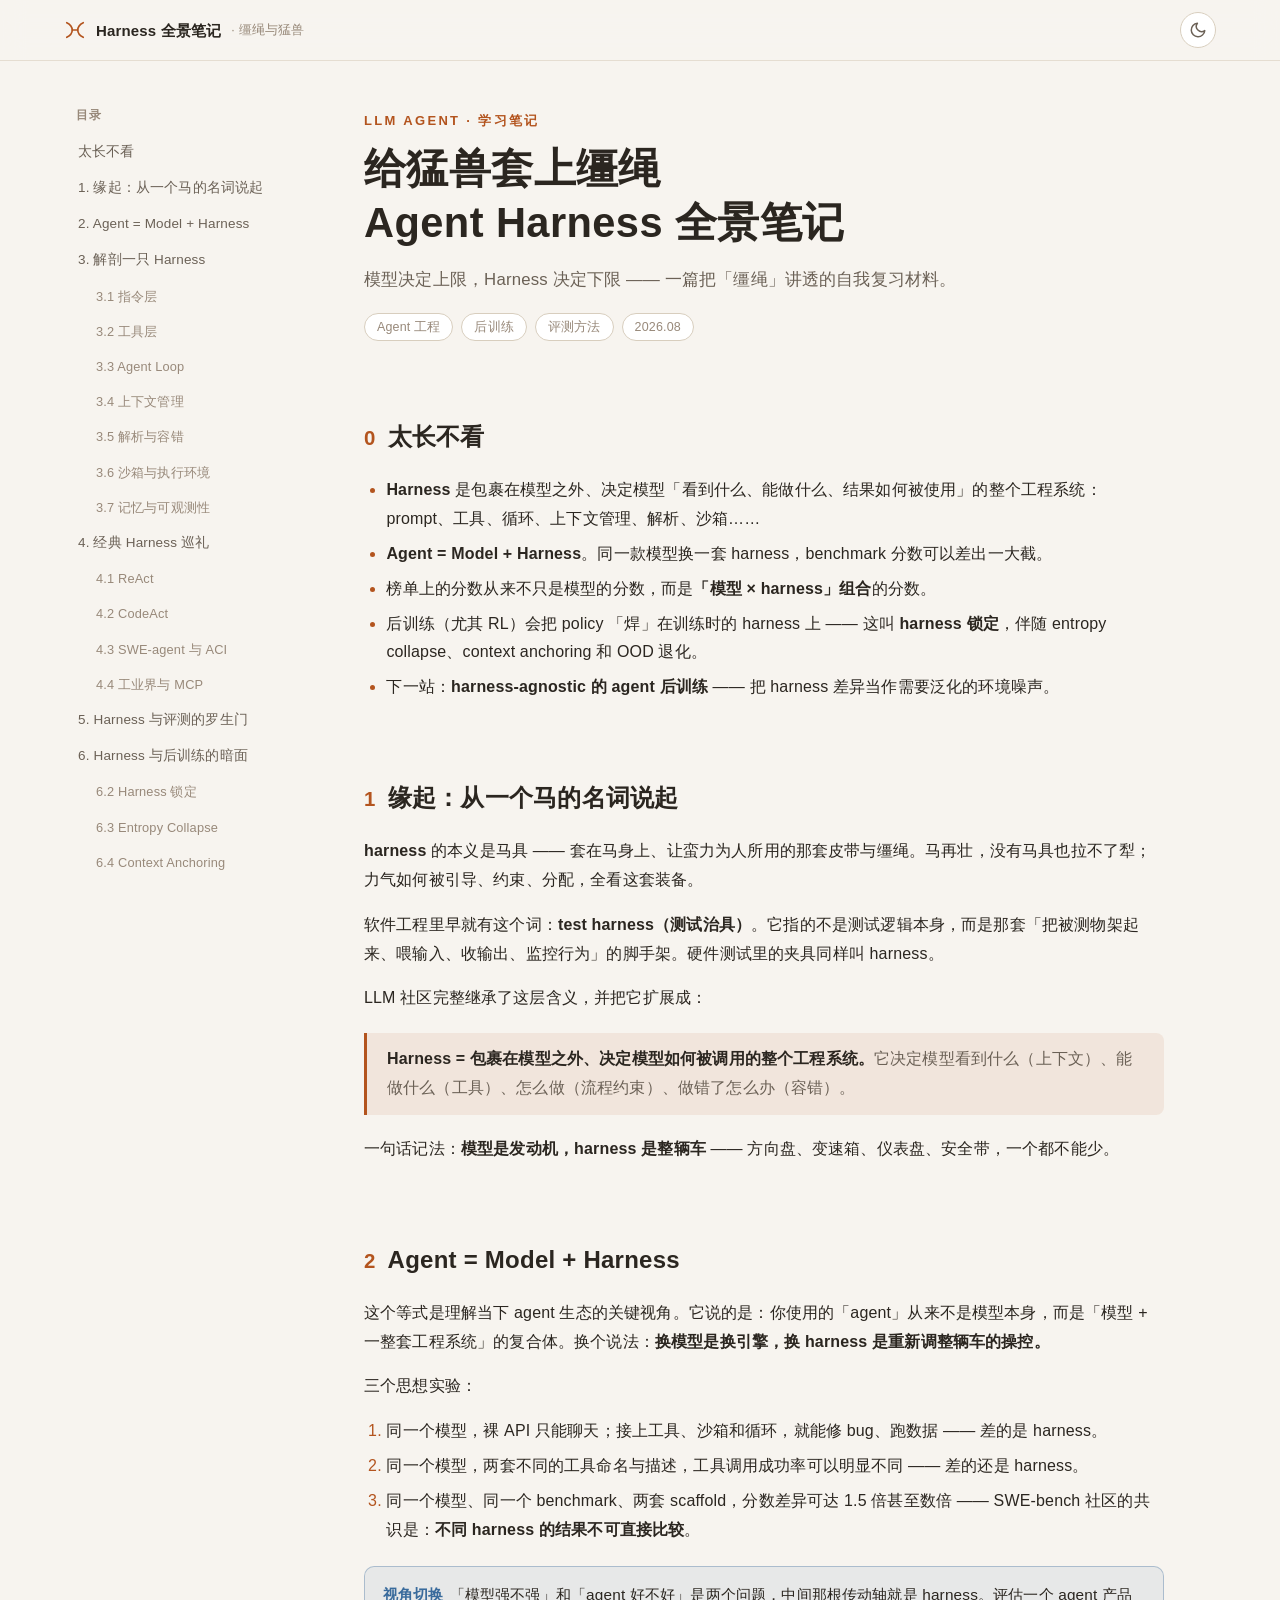
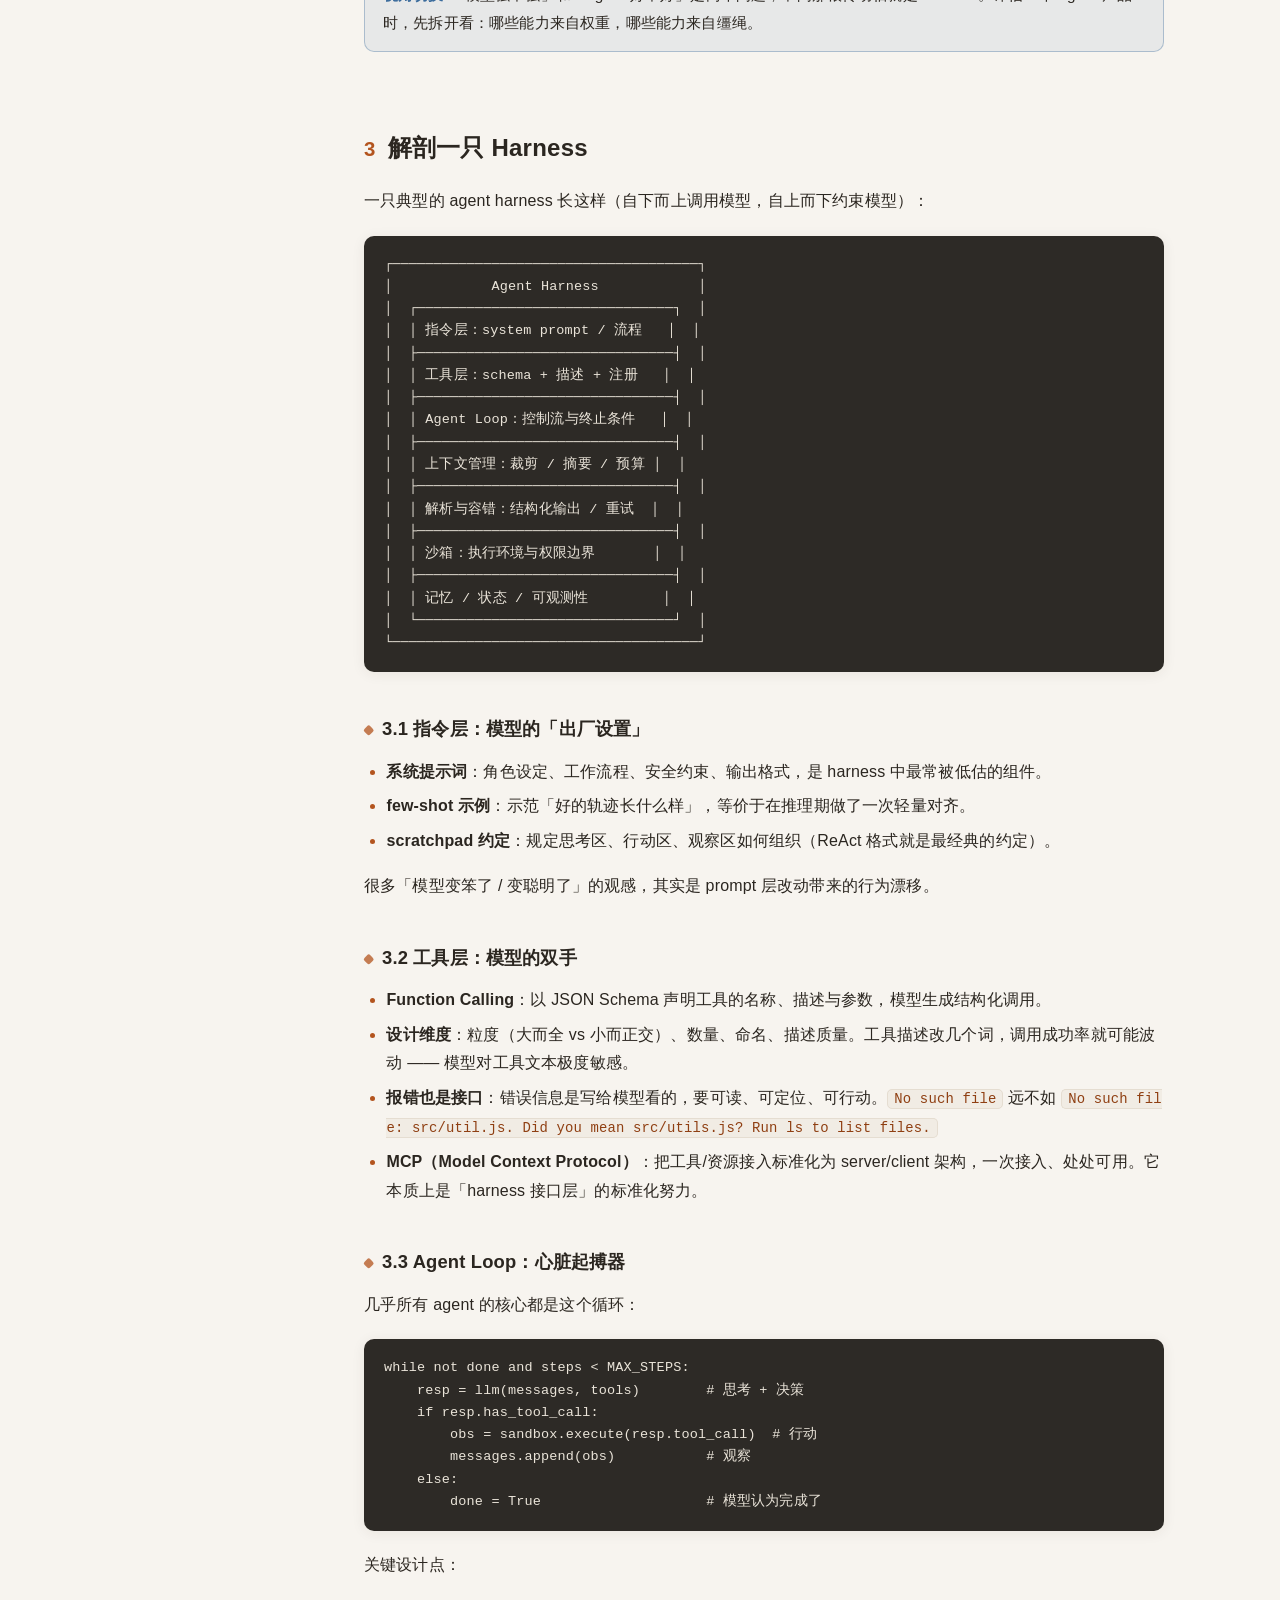
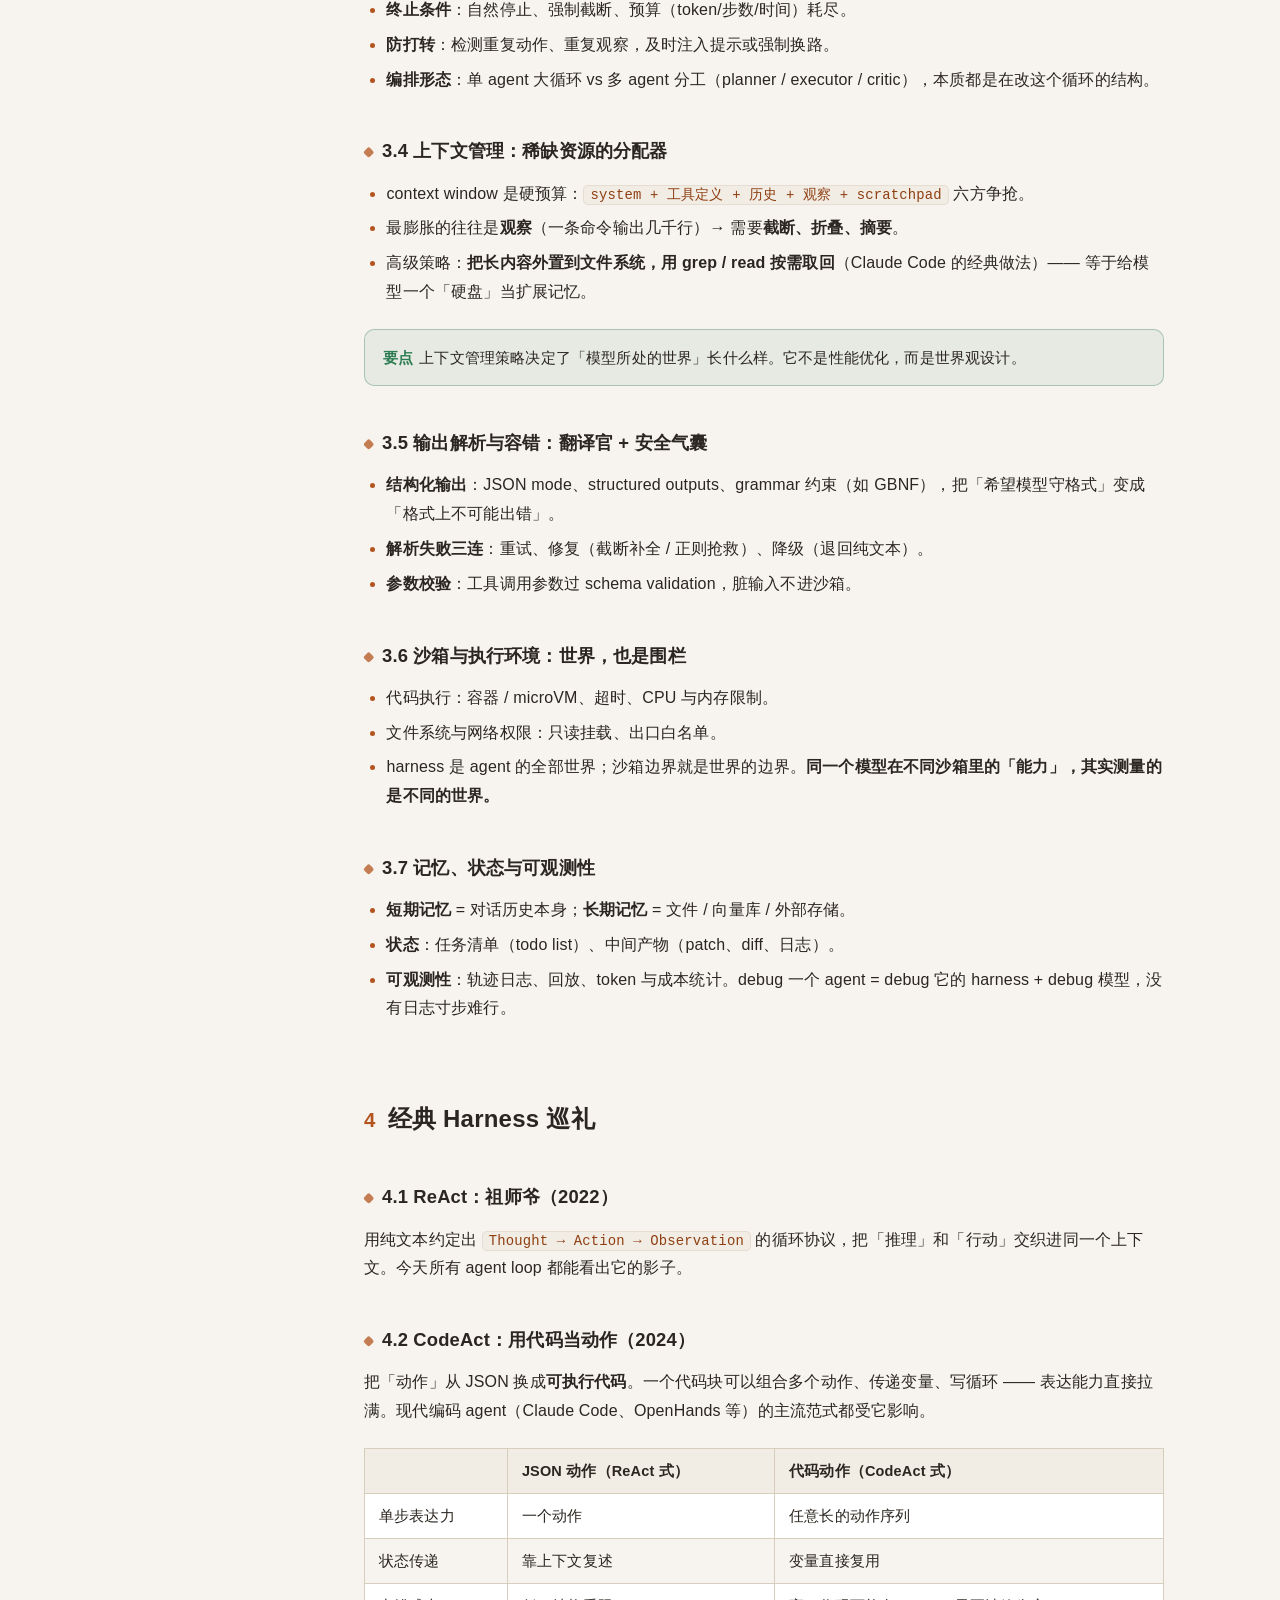
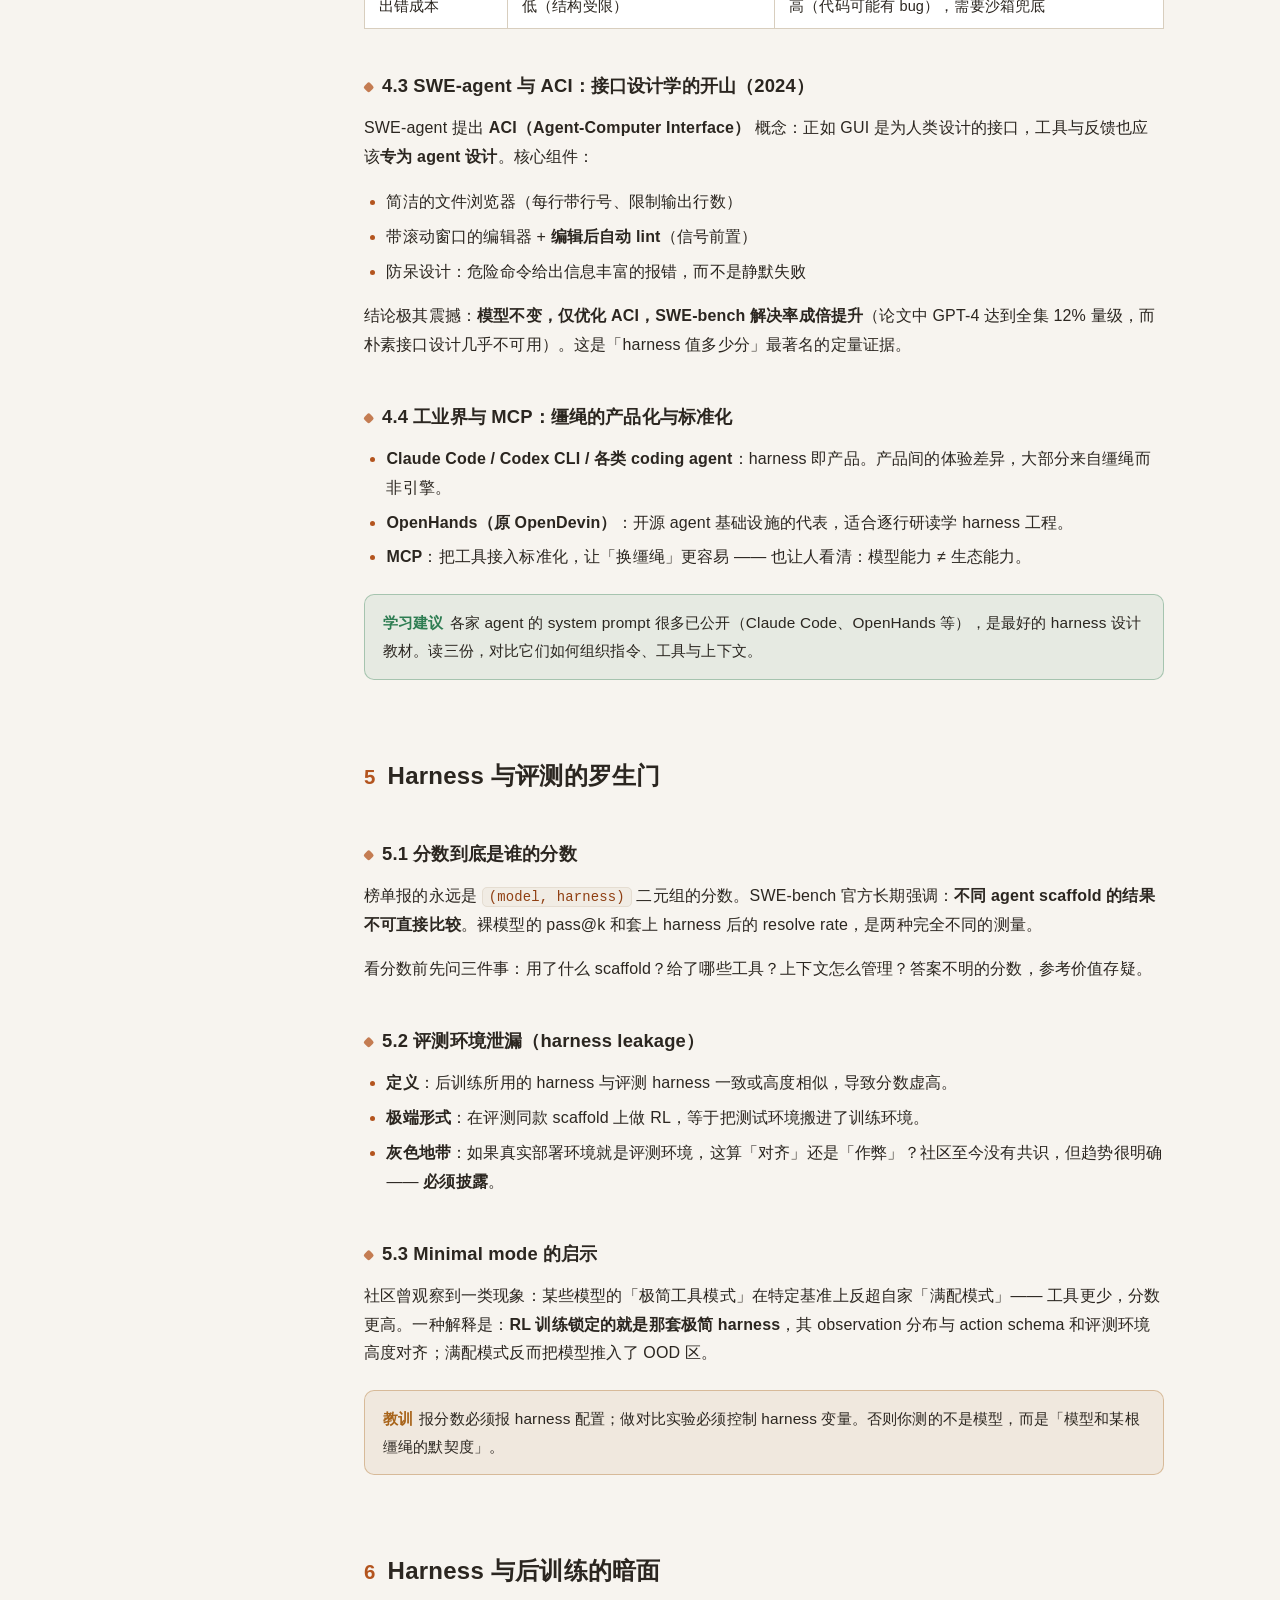
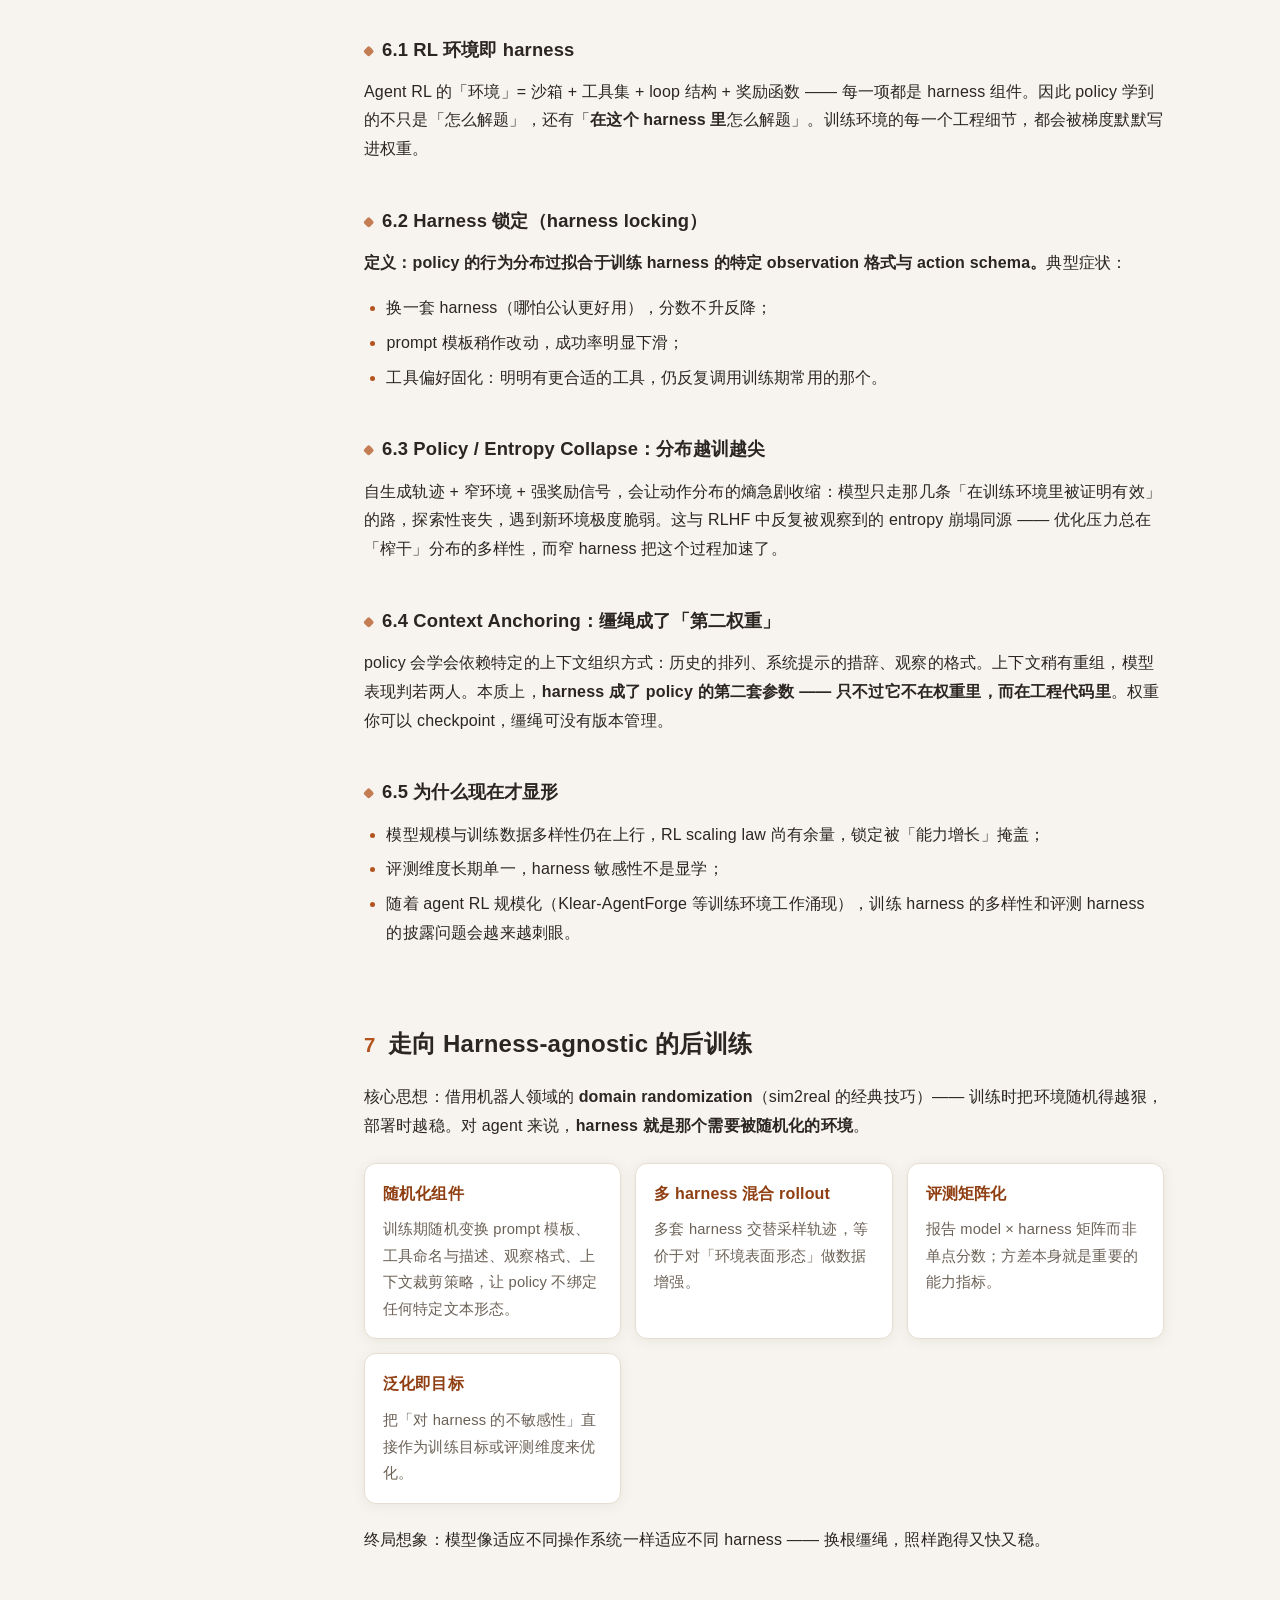
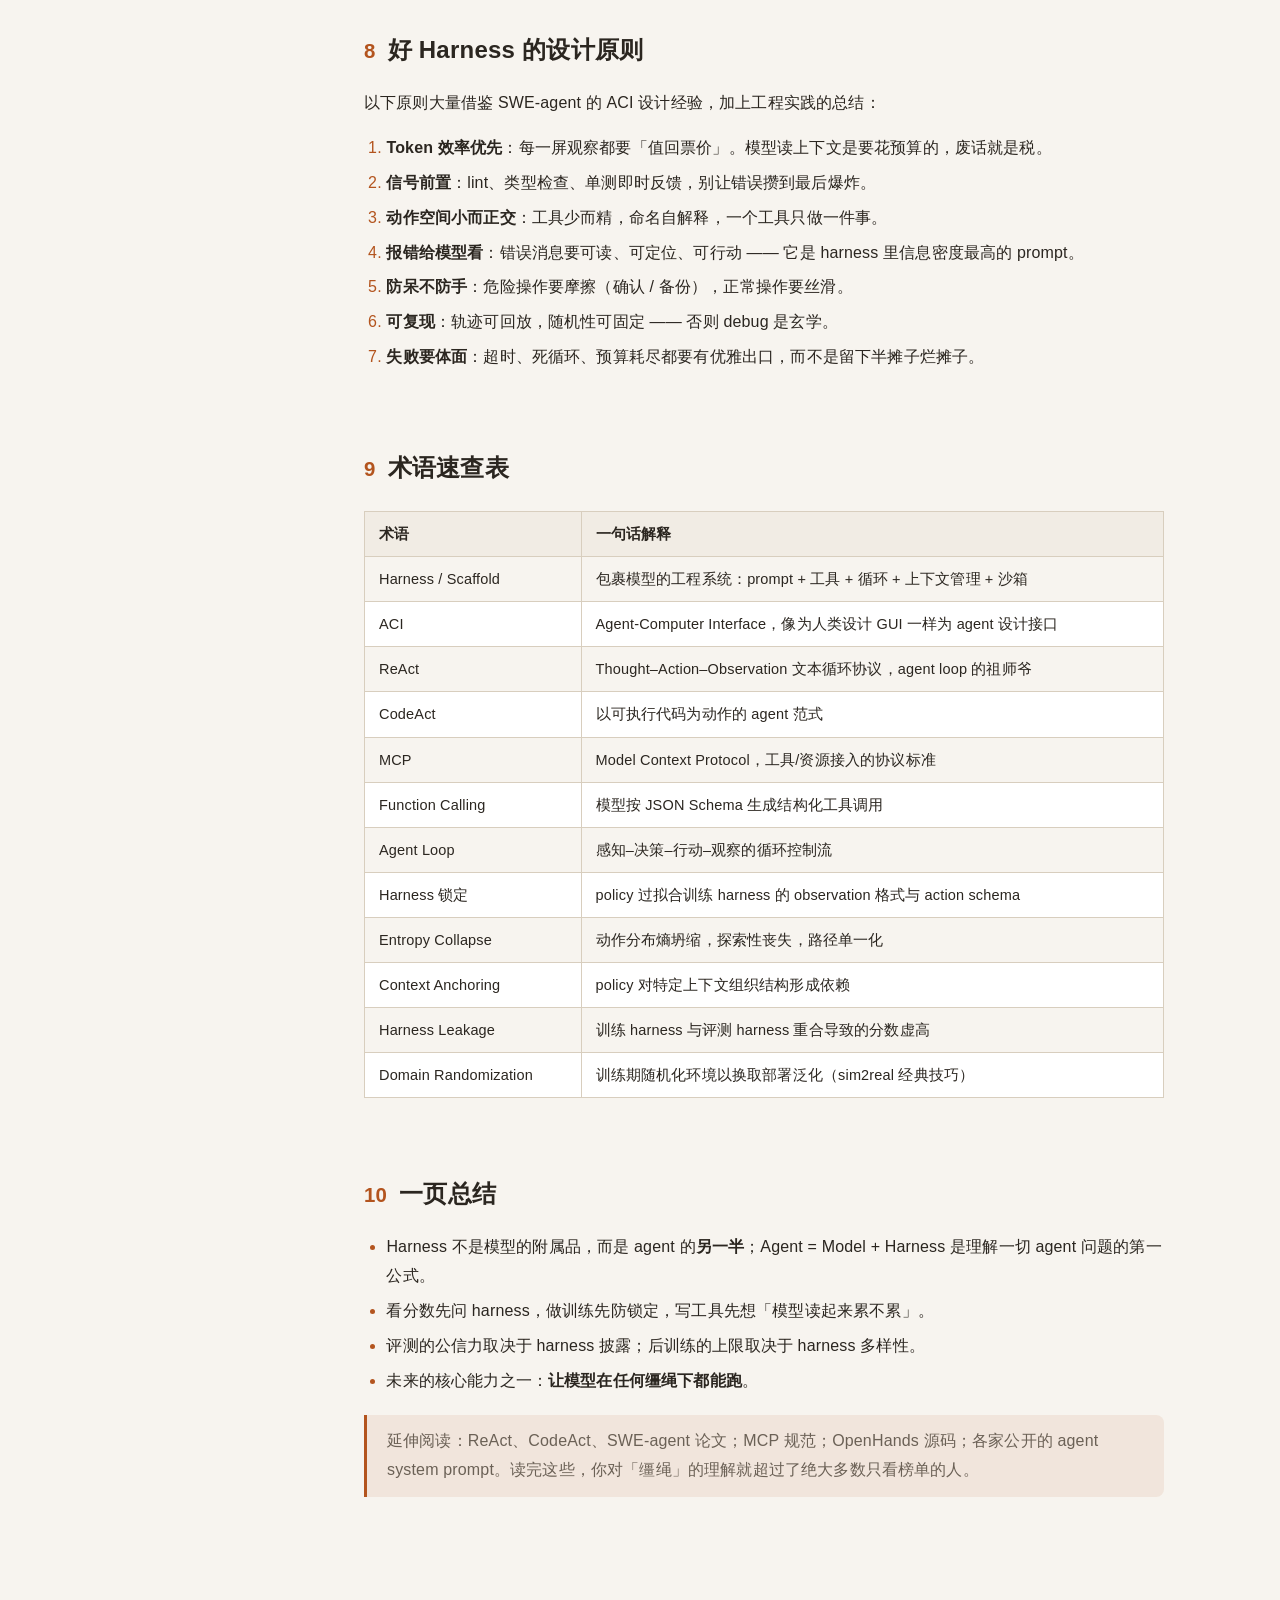
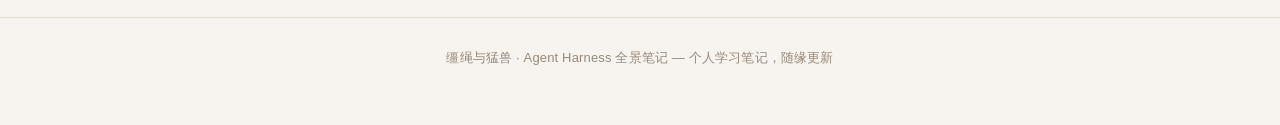
<file: assets/agent-harness.html>
<!DOCTYPE html>
<html lang="zh-CN">
<head>
<meta charset="UTF-8">
<meta name="viewport" content="width=device-width, initial-scale=1.0">
<meta name="color-scheme" content="light dark">
<meta name="description" content="LLM Agent Harness 全景笔记：定义、组件、经典实现、评测纠缠、后训练暗面与设计原则">
<title>给猛兽套上缰绳 —— Agent Harness 全景笔记</title>
<style>
/* ============ 主题变量 ============ */
:root {
  --bg: #f7f4ef;
  --surface: #ffffff;
  --surface-2: #f1ece4;
  --text: #2b2620;
  --text-2: #6b6156;
  --text-3: #98897a;
  --accent: #b3541e;
  --accent-strong: #8f3f12;
  --accent-soft: rgba(179, 84, 30, 0.09);
  --border: #e5ddd1;
  --border-2: #d8cebe;
  --code-bg: #2d2a26;
  --code-text: #eae4d9;
  --shadow: 0 2px 14px rgba(60, 45, 25, 0.07);
  --tip: #2e7d52;
  --tip-bg: rgba(46, 125, 82, 0.08);
  --warn: #a8641a;
  --warn-bg: rgba(168, 100, 26, 0.08);
  --note: #3a6b9c;
  --note-bg: rgba(58, 107, 156, 0.08);
  --header-bg: rgba(247, 244, 239, 0.82);
  --toc-active-bg: var(--accent-soft);
}
[data-theme="dark"] {
  --bg: #15130f;
  --surface: #1e1b16;
  --surface-2: #26221c;
  --text: #e9e2d6;
  --text-2: #b3a895;
  --text-3: #7d7466;
  --accent: #e08d4c;
  --accent-strong: #eda368;
  --accent-soft: rgba(224, 141, 76, 0.12);
  --border: #322d25;
  --border-2: #3e382e;
  --code-bg: #12100d;
  --code-text: #e0d8c8;
  --shadow: 0 2px 14px rgba(0, 0, 0, 0.35);
  --tip: #6cc08c;
  --tip-bg: rgba(108, 192, 140, 0.1);
  --warn: #e0a458;
  --warn-bg: rgba(224, 164, 88, 0.1);
  --note: #7aa7d4;
  --note-bg: rgba(122, 167, 212, 0.1);
  --header-bg: rgba(21, 19, 15, 0.82);
}

/* ============ 基础 ============ */
* { box-sizing: border-box; }
html { scroll-behavior: smooth; }
body {
  margin: 0;
  font-family: "PingFang SC", "Hiragino Sans GB", "Microsoft YaHei", "Noto Sans CJK SC", -apple-system, "Segoe UI", sans-serif;
  background: var(--bg);
  color: var(--text);
  font-size: 16px;
  line-height: 1.8;
  letter-spacing: 0.01em;
  transition: background 0.3s ease, color 0.3s ease;
}
main { display: block; }

::selection { background: var(--accent-soft); }

a { color: var(--accent); text-decoration: none; }
a:hover { text-decoration: underline; }

/* ============ 顶部进度条 & 头部 ============ */
#progress {
  position: fixed; top: 0; left: 0; height: 3px; width: 0;
  background: linear-gradient(90deg, var(--accent), var(--accent-strong));
  z-index: 100; transition: width 0.08s linear;
}
header.site {
  position: sticky; top: 0; z-index: 90;
  background: var(--header-bg);
  backdrop-filter: blur(12px);
  -webkit-backdrop-filter: blur(12px);
  border-bottom: 1px solid var(--border);
}
.header-inner {
  max-width: 1200px; margin: 0 auto; padding: 0 24px;
  height: 60px; display: flex; align-items: center; gap: 14px;
}
.brand {
  font-weight: 700; font-size: 15px; color: var(--text);
  display: flex; align-items: center; gap: 10px; white-space: nowrap;
}
.brand .rein {
  width: 22px; height: 22px; color: var(--accent); flex: none;
}
.brand small { font-weight: 400; color: var(--text-3); }
.header-spacer { flex: 1; }
#toc-toggle {
  display: none;
  border: 1px solid var(--border-2); background: var(--surface);
  color: var(--text-2); border-radius: 8px; padding: 6px 10px;
  font-size: 13px; cursor: pointer; line-height: 1;
}
#theme-toggle {
  border: 1px solid var(--border-2); background: var(--surface);
  color: var(--text-2); width: 36px; height: 36px; border-radius: 50%;
  cursor: pointer; display: grid; place-items: center; flex: none;
  transition: transform 0.25s ease, border-color 0.25s ease;
}
#theme-toggle:hover { transform: rotate(20deg); border-color: var(--accent); color: var(--accent); }
#theme-toggle svg { width: 18px; height: 18px; }
.icon-sun { display: none; }
[data-theme="dark"] .icon-sun { display: block; }
[data-theme="dark"] .icon-moon { display: none; }
.icon-sun { color: #f0b429; }

/* ============ 布局 ============ */
.layout {
  max-width: 1200px; margin: 0 auto; padding: 40px 24px 80px;
  display: grid; grid-template-columns: 240px minmax(0, 1fr); gap: 60px;
}

/* ============ 目录 ============ */
aside.toc-wrap {
  position: sticky; top: 92px; align-self: start;
  max-height: calc(100vh - 120px); overflow-y: auto;
  font-size: 13.5px; padding: 4px 0 20px;
  scrollbar-width: thin;
}
aside.toc-wrap .toc-title {
  font-size: 12px; font-weight: 700; letter-spacing: 0.12em;
  color: var(--text-3); text-transform: uppercase; margin: 0 0 10px 12px;
}
nav.toc ul { list-style: none; margin: 0; padding: 0; }
nav.toc a {
  display: block; padding: 5px 12px; color: var(--text-2);
  border-left: 2px solid transparent; border-radius: 0 6px 6px 0;
  line-height: 1.5;
}
nav.toc a:hover { color: var(--accent); text-decoration: none; background: var(--accent-soft); }
nav.toc a.active {
  color: var(--accent-strong); font-weight: 600;
  border-left-color: var(--accent); background: var(--toc-active-bg);
}
nav.toc .sub a { padding-left: 30px; font-size: 12.8px; color: var(--text-3); }

/* ============ 正文排版 ============ */
.content { min-width: 0; max-width: 800px; }
.hero { margin: 8px 0 40px; }
.hero .kicker {
  font-size: 13px; letter-spacing: 0.18em; color: var(--accent);
  font-weight: 700; text-transform: uppercase; margin-bottom: 10px;
}
h1 {
  font-size: clamp(1.8rem, 4vw, 2.6rem); line-height: 1.3; margin: 0 0 14px;
  letter-spacing: 0.01em; text-wrap: balance;
}
.hero .subtitle { color: var(--text-2); font-size: 1.05rem; margin: 0 0 18px; }
.hero .meta {
  display: flex; flex-wrap: wrap; gap: 8px; font-size: 12.5px; color: var(--text-3);
}
.hero .meta span {
  border: 1px solid var(--border-2); border-radius: 999px; padding: 2px 12px;
  background: var(--surface);
}

h2 {
  font-size: 1.5rem; margin: 64px 0 18px; padding-top: 10px;
  letter-spacing: 0.01em; scroll-margin-top: 84px; text-wrap: balance;
  display: flex; align-items: baseline; gap: 12px;
}
h2 .sec-no {
  font-size: 0.85em; color: var(--accent); font-weight: 800;
  font-variant-numeric: tabular-nums; flex: none;
}
h3 {
  font-size: 1.15rem; margin: 40px 0 12px; scroll-margin-top: 84px;
  color: var(--text);
}
h3::before { content: ""; display: inline-block; width: 8px; height: 8px;
  border-radius: 2px; background: var(--accent); margin-right: 10px;
  transform: rotate(45deg) translateY(-1px); opacity: 0.75; }
p { margin: 0 0 16px; }
ul, ol { padding-left: 1.4em; margin: 0 0 16px; }
li { margin-bottom: 6px; }
li::marker { color: var(--accent); }
strong { color: var(--text); font-weight: 700; }
hr {
  border: none; border-top: 1px dashed var(--border-2); margin: 48px 0;
}

blockquote {
  margin: 20px 0; padding: 12px 20px; border-left: 3px solid var(--accent);
  background: var(--accent-soft); border-radius: 0 8px 8px 0; color: var(--text-2);
}
blockquote p { margin: 0; }

/* 行内代码 */
code {
  font-family: "JetBrains Mono", "Fira Code", ui-monospace, SFMono-Regular, Menlo, Consolas, monospace;
  font-size: 0.87em;
  background: var(--surface-2); border: 1px solid var(--border);
  border-radius: 5px; padding: 1px 6px; color: var(--accent-strong);
  word-break: break-all;
}

/* 代码块 */
pre {
  background: var(--code-bg); color: var(--code-text);
  border-radius: 10px; padding: 18px 20px; overflow-x: auto;
  font-size: 13.5px; line-height: 1.65; margin: 20px 0;
  box-shadow: var(--shadow);
}
pre code {
  background: none; border: none; padding: 0; color: inherit;
  font-size: inherit; word-break: normal;
}

/* 提示框 */
.callout {
  border-radius: 10px; padding: 14px 18px; margin: 22px 0;
  border: 1px solid transparent; font-size: 0.96em;
}
.callout p { margin: 0; }
.callout .co-label { font-weight: 700; margin-right: 6px; }
.callout.tip   { background: var(--tip-bg);   border-color: color-mix(in srgb, var(--tip) 35%, transparent); }
.callout.tip .co-label   { color: var(--tip); }
.callout.warn  { background: var(--warn-bg);  border-color: color-mix(in srgb, var(--warn) 35%, transparent); }
.callout.warn .co-label  { color: var(--warn); }
.callout.note  { background: var(--note-bg);  border-color: color-mix(in srgb, var(--note) 35%, transparent); }
.callout.note .co-label  { color: var(--note); }

/* 表格 */
.table-wrap { overflow-x: auto; margin: 22px 0; }
table { border-collapse: collapse; width: 100%; font-size: 14.5px; }
th, td { border: 1px solid var(--border-2); padding: 9px 14px; text-align: left; vertical-align: top; }
th { background: var(--surface-2); font-weight: 700; white-space: nowrap; }
tbody tr:nth-child(even) { background: var(--surface); }
tbody tr:hover { background: var(--accent-soft); }

/* 卡片网格 */
.grid-2 { display: grid; grid-template-columns: repeat(auto-fit, minmax(240px, 1fr)); gap: 14px; margin: 22px 0; }
.card {
  background: var(--surface); border: 1px solid var(--border);
  border-radius: 12px; padding: 16px 18px; box-shadow: var(--shadow);
}
.card h4 { margin: 0 0 8px; font-size: 1rem; color: var(--accent-strong); }
.card p { margin: 0; font-size: 0.92em; color: var(--text-2); }

/* 页脚 */
footer.site {
  border-top: 1px solid var(--border); margin-top: 20px; padding: 28px 24px 40px;
  text-align: center; color: var(--text-3); font-size: 13px;
}

/* 返回顶部 */
#backtop {
  position: fixed; right: 22px; bottom: 26px; width: 42px; height: 42px;
  border-radius: 50%; border: 1px solid var(--border-2); background: var(--surface);
  color: var(--text-2); cursor: pointer; display: grid; place-items: center;
  opacity: 0; pointer-events: none; transform: translateY(8px);
  transition: opacity 0.25s ease, transform 0.25s ease;
  box-shadow: var(--shadow); z-index: 80;
}
#backtop.show { opacity: 1; pointer-events: auto; transform: none; }
#backtop:hover { color: var(--accent); border-color: var(--accent); }
#backtop svg { width: 18px; height: 18px; }

/* 移动端目录抽屉 */
#toc-overlay {
  display: none; position: fixed; inset: 0; background: rgba(0,0,0,0.35);
  z-index: 94; opacity: 0; transition: opacity 0.2s ease;
}
@media (max-width: 960px) {
  #toc-toggle { display: block; }
  .layout { grid-template-columns: 1fr; gap: 0; padding-top: 24px; }
  aside.toc-wrap {
    position: fixed; left: 0; top: 0; bottom: 0; z-index: 95;
    width: 270px; max-height: none; background: var(--surface);
    border-right: 1px solid var(--border); padding: 20px 8px;
    transform: translateX(-100%); transition: transform 0.25s ease;
    box-shadow: var(--shadow);
  }
  aside.toc-wrap.open { transform: none; }
  #toc-overlay.show { display: block; opacity: 1; }
  h2 { margin-top: 48px; }
}
@media (max-width: 560px) {
  .brand small { display: none; }
  .hero .meta { font-size: 11.5px; }
}

/* 打印友好 */
@media print {
  header.site, aside.toc-wrap, #backtop, #progress { display: none !important; }
  .layout { display: block; }
  body { background: #fff; color: #000; }
}
</style>
</head>
<body>

<div id="progress"></div>

<header class="site">
  <div class="header-inner">
    <button id="toc-toggle" aria-label="打开目录">目录</button>
    <div class="brand">
      <svg class="rein" viewBox="0 0 24 24" fill="none" stroke="currentColor" stroke-width="1.8" stroke-linecap="round" stroke-linejoin="round" aria-hidden="true">
        <path d="M3 4c4 2 6 5 6 8s-2 6-6 8"/><path d="M21 4c-4 2-6 5-6 8s2 6 6 8"/><path d="M9 12h6"/>
      </svg>
      Harness 全景笔记 <small>· 缰绳与猛兽</small>
    </div>
    <div class="header-spacer"></div>
    <button id="theme-toggle" aria-label="切换白天/黑夜模式" title="切换白天/黑夜模式">
      <svg class="icon-moon" viewBox="0 0 24 24" fill="none" stroke="currentColor" stroke-width="2" stroke-linecap="round" stroke-linejoin="round" aria-hidden="true">
        <path d="M21 12.79A9 9 0 1 1 11.21 3 7 7 0 0 0 21 12.79z"/>
      </svg>
      <svg class="icon-sun" viewBox="0 0 24 24" fill="none" stroke="currentColor" stroke-width="2" stroke-linecap="round" stroke-linejoin="round" aria-hidden="true">
        <circle cx="12" cy="12" r="4"/><path d="M12 2v2M12 20v2M4.93 4.93l1.41 1.41M17.66 17.66l1.41 1.41M2 12h2M20 12h2M4.93 19.07l1.41-1.41M17.66 6.34l1.41-1.41"/>
      </svg>
    </button>
  </div>
</header>

<div id="toc-overlay"></div>

<div class="layout">

  <!-- ============ 左侧目录 ============ -->
  <aside class="toc-wrap" id="toc-wrap">
    <div class="toc-title">目录</div>
    <nav class="toc" id="toc">
      <ul>
        <li><a href="#tldr">太长不看</a></li>
        <li><a href="#sec-what">1. 缘起：从一个马的名词说起</a></li>
        <li><a href="#sec-equation">2. Agent = Model + Harness</a></li>
        <li><a href="#sec-anatomy">3. 解剖一只 Harness</a></li>
        <li class="sub"><a href="#sec-anatomy-prompt">3.1 指令层</a></li>
        <li class="sub"><a href="#sec-anatomy-tools">3.2 工具层</a></li>
        <li class="sub"><a href="#sec-anatomy-loop">3.3 Agent Loop</a></li>
        <li class="sub"><a href="#sec-anatomy-context">3.4 上下文管理</a></li>
        <li class="sub"><a href="#sec-anatomy-parse">3.5 解析与容错</a></li>
        <li class="sub"><a href="#sec-anatomy-sandbox">3.6 沙箱与执行环境</a></li>
        <li class="sub"><a href="#sec-anatomy-memory">3.7 记忆与可观测性</a></li>
        <li><a href="#sec-classics">4. 经典 Harness 巡礼</a></li>
        <li class="sub"><a href="#sec-classics-react">4.1 ReAct</a></li>
        <li class="sub"><a href="#sec-classics-codeact">4.2 CodeAct</a></li>
        <li class="sub"><a href="#sec-classics-sweagent">4.3 SWE-agent 与 ACI</a></li>
        <li class="sub"><a href="#sec-classics-industry">4.4 工业界与 MCP</a></li>
        <li><a href="#sec-eval">5. Harness 与评测的罗生门</a></li>
        <li><a href="#sec-posttrain">6. Harness 与后训练的暗面</a></li>
        <li class="sub"><a href="#sec-pt-locking">6.2 Harness 锁定</a></li>
        <li class="sub"><a href="#sec-pt-collapse">6.3 Entropy Collapse</a></li>
        <li class="sub"><a href="#sec-pt-anchor">6.4 Context Anchoring</a></li>
        <li><a href="#sec-agnostic">7. 走向 Harness-agnostic 后训练</a></li>
        <li><a href="#sec-principles">8. 好 Harness 的设计原则</a></li>
        <li><a href="#sec-glossary">9. 术语速查表</a></li>
        <li><a href="#sec-summary">10. 一页总结</a></li>
      </ul>
    </nav>
  </aside>

  <!-- ============ 正文 ============ -->
  <main class="content">

    <div class="hero">
      <div class="kicker">LLM Agent · 学习笔记</div>
      <h1>给猛兽套上缰绳<br>Agent Harness 全景笔记</h1>
      <p class="subtitle">模型决定上限，Harness 决定下限 —— 一篇把「缰绳」讲透的自我复习材料。</p>
      <div class="meta">
        <span>Agent 工程</span><span>后训练</span><span>评测方法</span><span>2026.08</span>
      </div>
    </div>

    <h2 id="tldr"><span class="sec-no">0</span>太长不看</h2>
    <ul>
      <li><strong>Harness</strong> 是包裹在模型之外、决定模型「看到什么、能做什么、结果如何被使用」的整个工程系统：prompt、工具、循环、上下文管理、解析、沙箱……</li>
      <li><strong>Agent = Model + Harness</strong>。同一款模型换一套 harness，benchmark 分数可以差出一大截。</li>
      <li>榜单上的分数从来不只是模型的分数，而是<strong>「模型 × harness」组合</strong>的分数。</li>
      <li>后训练（尤其 RL）会把 policy 「焊」在训练时的 harness 上 —— 这叫 <strong>harness 锁定</strong>，伴随 entropy collapse、context anchoring 和 OOD 退化。</li>
      <li>下一站：<strong>harness-agnostic 的 agent 后训练</strong> —— 把 harness 差异当作需要泛化的环境噪声。</li>
    </ul>

    <h2 id="sec-what"><span class="sec-no">1</span>缘起：从一个马的名词说起</h2>
    <p><strong>harness</strong> 的本义是马具 —— 套在马身上、让蛮力为人所用的那套皮带与缰绳。马再壮，没有马具也拉不了犁；力气如何被引导、约束、分配，全看这套装备。</p>
    <p>软件工程里早就有这个词：<strong>test harness（测试治具）</strong>。它指的不是测试逻辑本身，而是那套「把被测物架起来、喂输入、收输出、监控行为」的脚手架。硬件测试里的夹具同样叫 harness。</p>
    <p>LLM 社区完整继承了这层含义，并把它扩展成：</p>
    <blockquote><p><strong>Harness = 包裹在模型之外、决定模型如何被调用的整个工程系统。</strong>它决定模型看到什么（上下文）、能做什么（工具）、怎么做（流程约束）、做错了怎么办（容错）。</p></blockquote>
    <p>一句话记法：<strong>模型是发动机，harness 是整辆车</strong> —— 方向盘、变速箱、仪表盘、安全带，一个都不能少。</p>

    <h2 id="sec-equation"><span class="sec-no">2</span>Agent = Model + Harness</h2>
    <p>这个等式是理解当下 agent 生态的关键视角。它说的是：你使用的「agent」从来不是模型本身，而是「模型 + 一整套工程系统」的复合体。换个说法：<strong>换模型是换引擎，换 harness 是重新调整辆车的操控。</strong></p>
    <p>三个思想实验：</p>
    <ol>
      <li>同一个模型，裸 API 只能聊天；接上工具、沙箱和循环，就能修 bug、跑数据 —— 差的是 harness。</li>
      <li>同一个模型，两套不同的工具命名与描述，工具调用成功率可以明显不同 —— 差的还是 harness。</li>
      <li>同一个模型、同一个 benchmark、两套 scaffold，分数差异可达 1.5 倍甚至数倍 —— SWE-bench 社区的共识是：<strong>不同 harness 的结果不可直接比较</strong>。</li>
    </ol>
    <div class="callout note"><p><span class="co-label">视角切换</span>「模型强不强」和「agent 好不好」是两个问题，中间那根传动轴就是 harness。评估一个 agent 产品时，先拆开看：哪些能力来自权重，哪些能力来自缰绳。</p></div>

    <h2 id="sec-anatomy"><span class="sec-no">3</span>解剖一只 Harness</h2>
    <p>一只典型的 agent harness 长这样（自下而上调用模型，自上而下约束模型）：</p>
<pre><code>┌─────────────────────────────────────┐
│            Agent Harness            │
│  ┌───────────────────────────────┐  │
│  │ 指令层：system prompt / 流程   │  │
│  ├───────────────────────────────┤  │
│  │ 工具层：schema + 描述 + 注册   │  │
│  ├───────────────────────────────┤  │
│  │ Agent Loop：控制流与终止条件   │  │
│  ├───────────────────────────────┤  │
│  │ 上下文管理：裁剪 / 摘要 / 预算 │  │
│  ├───────────────────────────────┤  │
│  │ 解析与容错：结构化输出 / 重试  │  │
│  ├───────────────────────────────┤  │
│  │ 沙箱：执行环境与权限边界       │  │
│  ├───────────────────────────────┤  │
│  │ 记忆 / 状态 / 可观测性         │  │
│  └───────────────────────────────┘  │
└─────────────────────────────────────┘</code></pre>

    <h3 id="sec-anatomy-prompt">3.1 指令层：模型的「出厂设置」</h3>
    <ul>
      <li><strong>系统提示词</strong>：角色设定、工作流程、安全约束、输出格式，是 harness 中最常被低估的组件。</li>
      <li><strong>few-shot 示例</strong>：示范「好的轨迹长什么样」，等价于在推理期做了一次轻量对齐。</li>
      <li><strong>scratchpad 约定</strong>：规定思考区、行动区、观察区如何组织（ReAct 格式就是最经典的约定）。</li>
    </ul>
    <p>很多「模型变笨了 / 变聪明了」的观感，其实是 prompt 层改动带来的行为漂移。</p>

    <h3 id="sec-anatomy-tools">3.2 工具层：模型的双手</h3>
    <ul>
      <li><strong>Function Calling</strong>：以 JSON Schema 声明工具的名称、描述与参数，模型生成结构化调用。</li>
      <li><strong>设计维度</strong>：粒度（大而全 vs 小而正交）、数量、命名、描述质量。工具描述改几个词，调用成功率就可能波动 —— 模型对工具文本极度敏感。</li>
      <li><strong>报错也是接口</strong>：错误信息是写给模型看的，要可读、可定位、可行动。<code>No such file</code> 远不如 <code>No such file: src/util.js. Did you mean src/utils.js? Run ls to list files.</code></li>
      <li><strong>MCP（Model Context Protocol）</strong>：把工具/资源接入标准化为 server/client 架构，一次接入、处处可用。它本质上是「harness 接口层」的标准化努力。</li>
    </ul>

    <h3 id="sec-anatomy-loop">3.3 Agent Loop：心脏起搏器</h3>
    <p>几乎所有 agent 的核心都是这个循环：</p>
<pre><code>while not done and steps &lt; MAX_STEPS:
    resp = llm(messages, tools)        # 思考 + 决策
    if resp.has_tool_call:
        obs = sandbox.execute(resp.tool_call)  # 行动
        messages.append(obs)           # 观察
    else:
        done = True                    # 模型认为完成了</code></pre>
    <p>关键设计点：</p>
    <ul>
      <li><strong>终止条件</strong>：自然停止、强制截断、预算（token/步数/时间）耗尽。</li>
      <li><strong>防打转</strong>：检测重复动作、重复观察，及时注入提示或强制换路。</li>
      <li><strong>编排形态</strong>：单 agent 大循环 vs 多 agent 分工（planner / executor / critic），本质都是在改这个循环的结构。</li>
    </ul>

    <h3 id="sec-anatomy-context">3.4 上下文管理：稀缺资源的分配器</h3>
    <ul>
      <li>context window 是硬预算：<code>system + 工具定义 + 历史 + 观察 + scratchpad</code> 六方争抢。</li>
      <li>最膨胀的往往是<strong>观察</strong>（一条命令输出几千行）→ 需要<strong>截断、折叠、摘要</strong>。</li>
      <li>高级策略：<strong>把长内容外置到文件系统，用 grep / read 按需取回</strong>（Claude Code 的经典做法）—— 等于给模型一个「硬盘」当扩展记忆。</li>
    </ul>
    <div class="callout tip"><p><span class="co-label">要点</span>上下文管理策略决定了「模型所处的世界」长什么样。它不是性能优化，而是世界观设计。</p></div>

    <h3 id="sec-anatomy-parse">3.5 输出解析与容错：翻译官 + 安全气囊</h3>
    <ul>
      <li><strong>结构化输出</strong>：JSON mode、structured outputs、grammar 约束（如 GBNF），把「希望模型守格式」变成「格式上不可能出错」。</li>
      <li><strong>解析失败三连</strong>：重试、修复（截断补全 / 正则抢救）、降级（退回纯文本）。</li>
      <li><strong>参数校验</strong>：工具调用参数过 schema validation，脏输入不进沙箱。</li>
    </ul>

    <h3 id="sec-anatomy-sandbox">3.6 沙箱与执行环境：世界，也是围栏</h3>
    <ul>
      <li>代码执行：容器 / microVM、超时、CPU 与内存限制。</li>
      <li>文件系统与网络权限：只读挂载、出口白名单。</li>
      <li>harness 是 agent 的全部世界；沙箱边界就是世界的边界。<strong>同一个模型在不同沙箱里的「能力」，其实测量的是不同的世界。</strong></li>
    </ul>

    <h3 id="sec-anatomy-memory">3.7 记忆、状态与可观测性</h3>
    <ul>
      <li><strong>短期记忆</strong> = 对话历史本身；<strong>长期记忆</strong> = 文件 / 向量库 / 外部存储。</li>
      <li><strong>状态</strong>：任务清单（todo list）、中间产物（patch、diff、日志）。</li>
      <li><strong>可观测性</strong>：轨迹日志、回放、token 与成本统计。debug 一个 agent = debug 它的 harness + debug 模型，没有日志寸步难行。</li>
    </ul>

    <h2 id="sec-classics"><span class="sec-no">4</span>经典 Harness 巡礼</h2>

    <h3 id="sec-classics-react">4.1 ReAct：祖师爷（2022）</h3>
    <p>用纯文本约定出 <code>Thought → Action → Observation</code> 的循环协议，把「推理」和「行动」交织进同一个上下文。今天所有 agent loop 都能看出它的影子。</p>

    <h3 id="sec-classics-codeact">4.2 CodeAct：用代码当动作（2024）</h3>
    <p>把「动作」从 JSON 换成<strong>可执行代码</strong>。一个代码块可以组合多个动作、传递变量、写循环 —— 表达能力直接拉满。现代编码 agent（Claude Code、OpenHands 等）的主流范式都受它影响。</p>
    <div class="table-wrap">
    <table>
      <tr><th></th><th>JSON 动作（ReAct 式）</th><th>代码动作（CodeAct 式）</th></tr>
      <tr><td>单步表达力</td><td>一个动作</td><td>任意长的动作序列</td></tr>
      <tr><td>状态传递</td><td>靠上下文复述</td><td>变量直接复用</td></tr>
      <tr><td>出错成本</td><td>低（结构受限）</td><td>高（代码可能有 bug），需要沙箱兜底</td></tr>
    </table>
    </div>

    <h3 id="sec-classics-sweagent">4.3 SWE-agent 与 ACI：接口设计学的开山（2024）</h3>
    <p>SWE-agent 提出 <strong>ACI（Agent-Computer Interface）</strong> 概念：正如 GUI 是为人类设计的接口，工具与反馈也应该<strong>专为 agent 设计</strong>。核心组件：</p>
    <ul>
      <li>简洁的文件浏览器（每行带行号、限制输出行数）</li>
      <li>带滚动窗口的编辑器 + <strong>编辑后自动 lint</strong>（信号前置）</li>
      <li>防呆设计：危险命令给出信息丰富的报错，而不是静默失败</li>
    </ul>
    <p>结论极其震撼：<strong>模型不变，仅优化 ACI，SWE-bench 解决率成倍提升</strong>（论文中 GPT-4 达到全集 12% 量级，而朴素接口设计几乎不可用）。这是「harness 值多少分」最著名的定量证据。</p>

    <h3 id="sec-classics-industry">4.4 工业界与 MCP：缰绳的产品化与标准化</h3>
    <ul>
      <li><strong>Claude Code / Codex CLI / 各类 coding agent</strong>：harness 即产品。产品间的体验差异，大部分来自缰绳而非引擎。</li>
      <li><strong>OpenHands（原 OpenDevin）</strong>：开源 agent 基础设施的代表，适合逐行研读学 harness 工程。</li>
      <li><strong>MCP</strong>：把工具接入标准化，让「换缰绳」更容易 —— 也让人看清：模型能力 ≠ 生态能力。</li>
    </ul>
    <div class="callout tip"><p><span class="co-label">学习建议</span>各家 agent 的 system prompt 很多已公开（Claude Code、OpenHands 等），是最好的 harness 设计教材。读三份，对比它们如何组织指令、工具与上下文。</p></div>

    <h2 id="sec-eval"><span class="sec-no">5</span>Harness 与评测的罗生门</h2>

    <h3>5.1 分数到底是谁的分数</h3>
    <p>榜单报的永远是 <code>(model, harness)</code> 二元组的分数。SWE-bench 官方长期强调：<strong>不同 agent scaffold 的结果不可直接比较</strong>。裸模型的 pass@k 和套上 harness 后的 resolve rate，是两种完全不同的测量。</p>
    <p>看分数前先问三件事：用了什么 scaffold？给了哪些工具？上下文怎么管理？答案不明的分数，参考价值存疑。</p>

    <h3>5.2 评测环境泄漏（harness leakage）</h3>
    <ul>
      <li><strong>定义</strong>：后训练所用的 harness 与评测 harness 一致或高度相似，导致分数虚高。</li>
      <li><strong>极端形式</strong>：在评测同款 scaffold 上做 RL，等于把测试环境搬进了训练环境。</li>
      <li><strong>灰色地带</strong>：如果真实部署环境就是评测环境，这算「对齐」还是「作弊」？社区至今没有共识，但趋势很明确 —— <strong>必须披露</strong>。</li>
    </ul>

    <h3>5.3 Minimal mode 的启示</h3>
    <p>社区曾观察到一类现象：某些模型的「极简工具模式」在特定基准上反超自家「满配模式」—— 工具更少，分数更高。一种解释是：<strong>RL 训练锁定的就是那套极简 harness</strong>，其 observation 分布与 action schema 和评测环境高度对齐；满配模式反而把模型推入了 OOD 区。</p>
    <div class="callout warn"><p><span class="co-label">教训</span>报分数必须报 harness 配置；做对比实验必须控制 harness 变量。否则你测的不是模型，而是「模型和某根缰绳的默契度」。</p></div>

    <h2 id="sec-posttrain"><span class="sec-no">6</span>Harness 与后训练的暗面</h2>

    <h3>6.1 RL 环境即 harness</h3>
    <p>Agent RL 的「环境」= 沙箱 + 工具集 + loop 结构 + 奖励函数 —— 每一项都是 harness 组件。因此 policy 学到的不只是「怎么解题」，还有「<strong>在这个 harness 里</strong>怎么解题」。训练环境的每一个工程细节，都会被梯度默默写进权重。</p>

    <h3 id="sec-pt-locking">6.2 Harness 锁定（harness locking）</h3>
    <p><strong>定义：policy 的行为分布过拟合于训练 harness 的特定 observation 格式与 action schema。</strong>典型症状：</p>
    <ul>
      <li>换一套 harness（哪怕公认更好用），分数不升反降；</li>
      <li>prompt 模板稍作改动，成功率明显下滑；</li>
      <li>工具偏好固化：明明有更合适的工具，仍反复调用训练期常用的那个。</li>
    </ul>

    <h3 id="sec-pt-collapse">6.3 Policy / Entropy Collapse：分布越训越尖</h3>
    <p>自生成轨迹 + 窄环境 + 强奖励信号，会让动作分布的熵急剧收缩：模型只走那几条「在训练环境里被证明有效」的路，探索性丧失，遇到新环境极度脆弱。这与 RLHF 中反复被观察到的 entropy 崩塌同源 —— 优化压力总在「榨干」分布的多样性，而窄 harness 把这个过程加速了。</p>

    <h3 id="sec-pt-anchor">6.4 Context Anchoring：缰绳成了「第二权重」</h3>
    <p>policy 会学会依赖特定的上下文组织方式：历史的排列、系统提示的措辞、观察的格式。上下文稍有重组，模型表现判若两人。本质上，<strong>harness 成了 policy 的第二套参数 —— 只不过它不在权重里，而在工程代码里</strong>。权重你可以 checkpoint，缰绳可没有版本管理。</p>

    <h3>6.5 为什么现在才显形</h3>
    <ul>
      <li>模型规模与训练数据多样性仍在上行，RL scaling law 尚有余量，锁定被「能力增长」掩盖；</li>
      <li>评测维度长期单一，harness 敏感性不是显学；</li>
      <li>随着 agent RL 规模化（Klear-AgentForge 等训练环境工作涌现），训练 harness 的多样性和评测 harness 的披露问题会越来越刺眼。</li>
    </ul>

    <h2 id="sec-agnostic"><span class="sec-no">7</span>走向 Harness-agnostic 的后训练</h2>
    <p>核心思想：借用机器人领域的 <strong>domain randomization</strong>（sim2real 的经典技巧）—— 训练时把环境随机得越狠，部署时越稳。对 agent 来说，<strong>harness 就是那个需要被随机化的环境</strong>。</p>
    <div class="grid-2">
      <div class="card"><h4>随机化组件</h4><p>训练期随机变换 prompt 模板、工具命名与描述、观察格式、上下文裁剪策略，让 policy 不绑定任何特定文本形态。</p></div>
      <div class="card"><h4>多 harness 混合 rollout</h4><p>多套 harness 交替采样轨迹，等价于对「环境表面形态」做数据增强。</p></div>
      <div class="card"><h4>评测矩阵化</h4><p>报告 model × harness 矩阵而非单点分数；方差本身就是重要的能力指标。</p></div>
      <div class="card"><h4>泛化即目标</h4><p>把「对 harness 的不敏感性」直接作为训练目标或评测维度来优化。</p></div>
    </div>
    <p>终局想象：模型像适应不同操作系统一样适应不同 harness —— 换根缰绳，照样跑得又快又稳。</p>

    <h2 id="sec-principles"><span class="sec-no">8</span>好 Harness 的设计原则</h2>
    <p>以下原则大量借鉴 SWE-agent 的 ACI 设计经验，加上工程实践的总结：</p>
    <ol>
      <li><strong>Token 效率优先</strong>：每一屏观察都要「值回票价」。模型读上下文是要花预算的，废话就是税。</li>
      <li><strong>信号前置</strong>：lint、类型检查、单测即时反馈，别让错误攒到最后爆炸。</li>
      <li><strong>动作空间小而正交</strong>：工具少而精，命名自解释，一个工具只做一件事。</li>
      <li><strong>报错给模型看</strong>：错误消息要可读、可定位、可行动 —— 它是 harness 里信息密度最高的 prompt。</li>
      <li><strong>防呆不防手</strong>：危险操作要摩擦（确认 / 备份），正常操作要丝滑。</li>
      <li><strong>可复现</strong>：轨迹可回放，随机性可固定 —— 否则 debug 是玄学。</li>
      <li><strong>失败要体面</strong>：超时、死循环、预算耗尽都要有优雅出口，而不是留下半摊子烂摊子。</li>
    </ol>

    <h2 id="sec-glossary"><span class="sec-no">9</span>术语速查表</h2>
    <div class="table-wrap">
    <table>
      <thead><tr><th>术语</th><th>一句话解释</th></tr></thead>
      <tbody>
        <tr><td>Harness / Scaffold</td><td>包裹模型的工程系统：prompt + 工具 + 循环 + 上下文管理 + 沙箱</td></tr>
        <tr><td>ACI</td><td>Agent-Computer Interface，像为人类设计 GUI 一样为 agent 设计接口</td></tr>
        <tr><td>ReAct</td><td>Thought–Action–Observation 文本循环协议，agent loop 的祖师爷</td></tr>
        <tr><td>CodeAct</td><td>以可执行代码为动作的 agent 范式</td></tr>
        <tr><td>MCP</td><td>Model Context Protocol，工具/资源接入的协议标准</td></tr>
        <tr><td>Function Calling</td><td>模型按 JSON Schema 生成结构化工具调用</td></tr>
        <tr><td>Agent Loop</td><td>感知–决策–行动–观察的循环控制流</td></tr>
        <tr><td>Harness 锁定</td><td>policy 过拟合训练 harness 的 observation 格式与 action schema</td></tr>
        <tr><td>Entropy Collapse</td><td>动作分布熵坍缩，探索性丧失，路径单一化</td></tr>
        <tr><td>Context Anchoring</td><td>policy 对特定上下文组织结构形成依赖</td></tr>
        <tr><td>Harness Leakage</td><td>训练 harness 与评测 harness 重合导致的分数虚高</td></tr>
        <tr><td>Domain Randomization</td><td>训练期随机化环境以换取部署泛化（sim2real 经典技巧）</td></tr>
      </tbody>
    </table>
    </div>

    <h2 id="sec-summary"><span class="sec-no">10</span>一页总结</h2>
    <ul>
      <li>Harness 不是模型的附属品，而是 agent 的<strong>另一半</strong>；Agent = Model + Harness 是理解一切 agent 问题的第一公式。</li>
      <li>看分数先问 harness，做训练先防锁定，写工具先想「模型读起来累不累」。</li>
      <li>评测的公信力取决于 harness 披露；后训练的上限取决于 harness 多样性。</li>
      <li>未来的核心能力之一：<strong>让模型在任何缰绳下都能跑</strong>。</li>
    </ul>
    <blockquote><p>延伸阅读：ReAct、CodeAct、SWE-agent 论文；MCP 规范；OpenHands 源码；各家公开的 agent system prompt。读完这些，你对「缰绳」的理解就超过了绝大多数只看榜单的人。</p></blockquote>

  </main>
</div>

<footer class="site">
  <p>缰绳与猛兽 · Agent Harness 全景笔记 — 个人学习笔记，随缘更新</p>
</footer>

<button id="backtop" aria-label="返回顶部" title="返回顶部">
  <svg viewBox="0 0 24 24" fill="none" stroke="currentColor" stroke-width="2.2" stroke-linecap="round" stroke-linejoin="round" aria-hidden="true">
    <path d="M12 19V5M5 12l7-7 7 7"/>
  </svg>
</button>

<script>
(function () {
  /* ---------- 主题切换 ---------- */
  var root = document.documentElement;
  var stored = null;
  try { stored = localStorage.getItem("theme"); } catch (e) {}
  if (stored === "dark" || stored === "light") {
    root.setAttribute("data-theme", stored);
  } else if (window.matchMedia && window.matchMedia("(prefers-color-scheme: dark)").matches) {
    root.setAttribute("data-theme", "dark");
  }
  document.getElementById("theme-toggle").addEventListener("click", function () {
    var next = root.getAttribute("data-theme") === "dark" ? "light" : "dark";
    root.setAttribute("data-theme", next);
    try { localStorage.setItem("theme", next); } catch (e) {}
  });

  /* ---------- 阅读进度条 ---------- */
  var bar = document.getElementById("progress");
  var backtop = document.getElementById("backtop");
  function onScroll() {
    var h = document.documentElement;
    var max = h.scrollHeight - h.clientHeight;
    var p = max > 0 ? h.scrollTop / max : 0;
    bar.style.width = (p * 100).toFixed(2) + "%";
    if (h.scrollTop > 400) { backtop.classList.add("show"); }
    else { backtop.classList.remove("show"); }
  }
  window.addEventListener("scroll", onScroll, { passive: true });
  onScroll();

  backtop.addEventListener("click", function () {
    window.scrollTo({ top: 0, behavior: "smooth" });
  });

  /* ---------- 目录 scrollspy ---------- */
  var links = Array.prototype.slice.call(document.querySelectorAll("nav.toc a"));
  var targets = links.map(function (a) { return document.getElementById(a.getAttribute("href").slice(1)); });
  function setActive(id) {
    links.forEach(function (a) {
      a.classList.toggle("active", a.getAttribute("href") === "#" + id);
    });
  }
  if ("IntersectionObserver" in window) {
    var visible = {};
    var io = new IntersectionObserver(function (entries) {
      entries.forEach(function (en) {
        visible[en.target.id] = en.isIntersecting ? en.intersectionRatio : 0;
      });
      var bestId = null, bestRatio = 0;
      links.forEach(function (a, i) {
        var t = targets[i];
        if (!t) return;
        var top = t.getBoundingClientRect().top;
        var r = visible[t.id] || 0;
        var score = r + (top < 120 ? 1 : 0);
        if (r > 0 && score > bestRatio) { bestRatio = score; bestId = t.id; }
      });
      if (bestId) setActive(bestId);
    }, {
      rootMargin: "-84px 0px -55% 0px",
      threshold: [0, 0.1, 0.25, 0.5, 1]
    });
    targets.forEach(function (t) { if (t) io.observe(t); });
  }

  /* ---------- 移动端目录抽屉 ---------- */
  var tocWrap = document.getElementById("toc-wrap");
  var overlay = document.getElementById("toc-overlay");
  var tocToggle = document.getElementById("toc-toggle");
  function closeDrawer() {
    tocWrap.classList.remove("open");
    overlay.classList.remove("show");
  }
  tocToggle.addEventListener("click", function () {
    var open = tocWrap.classList.toggle("open");
    overlay.classList.toggle("show", open);
  });
  overlay.addEventListener("click", closeDrawer);
  links.forEach(function (a) { a.addEventListener("click", closeDrawer); });
})();
</script>

</body>
</html>
</file>
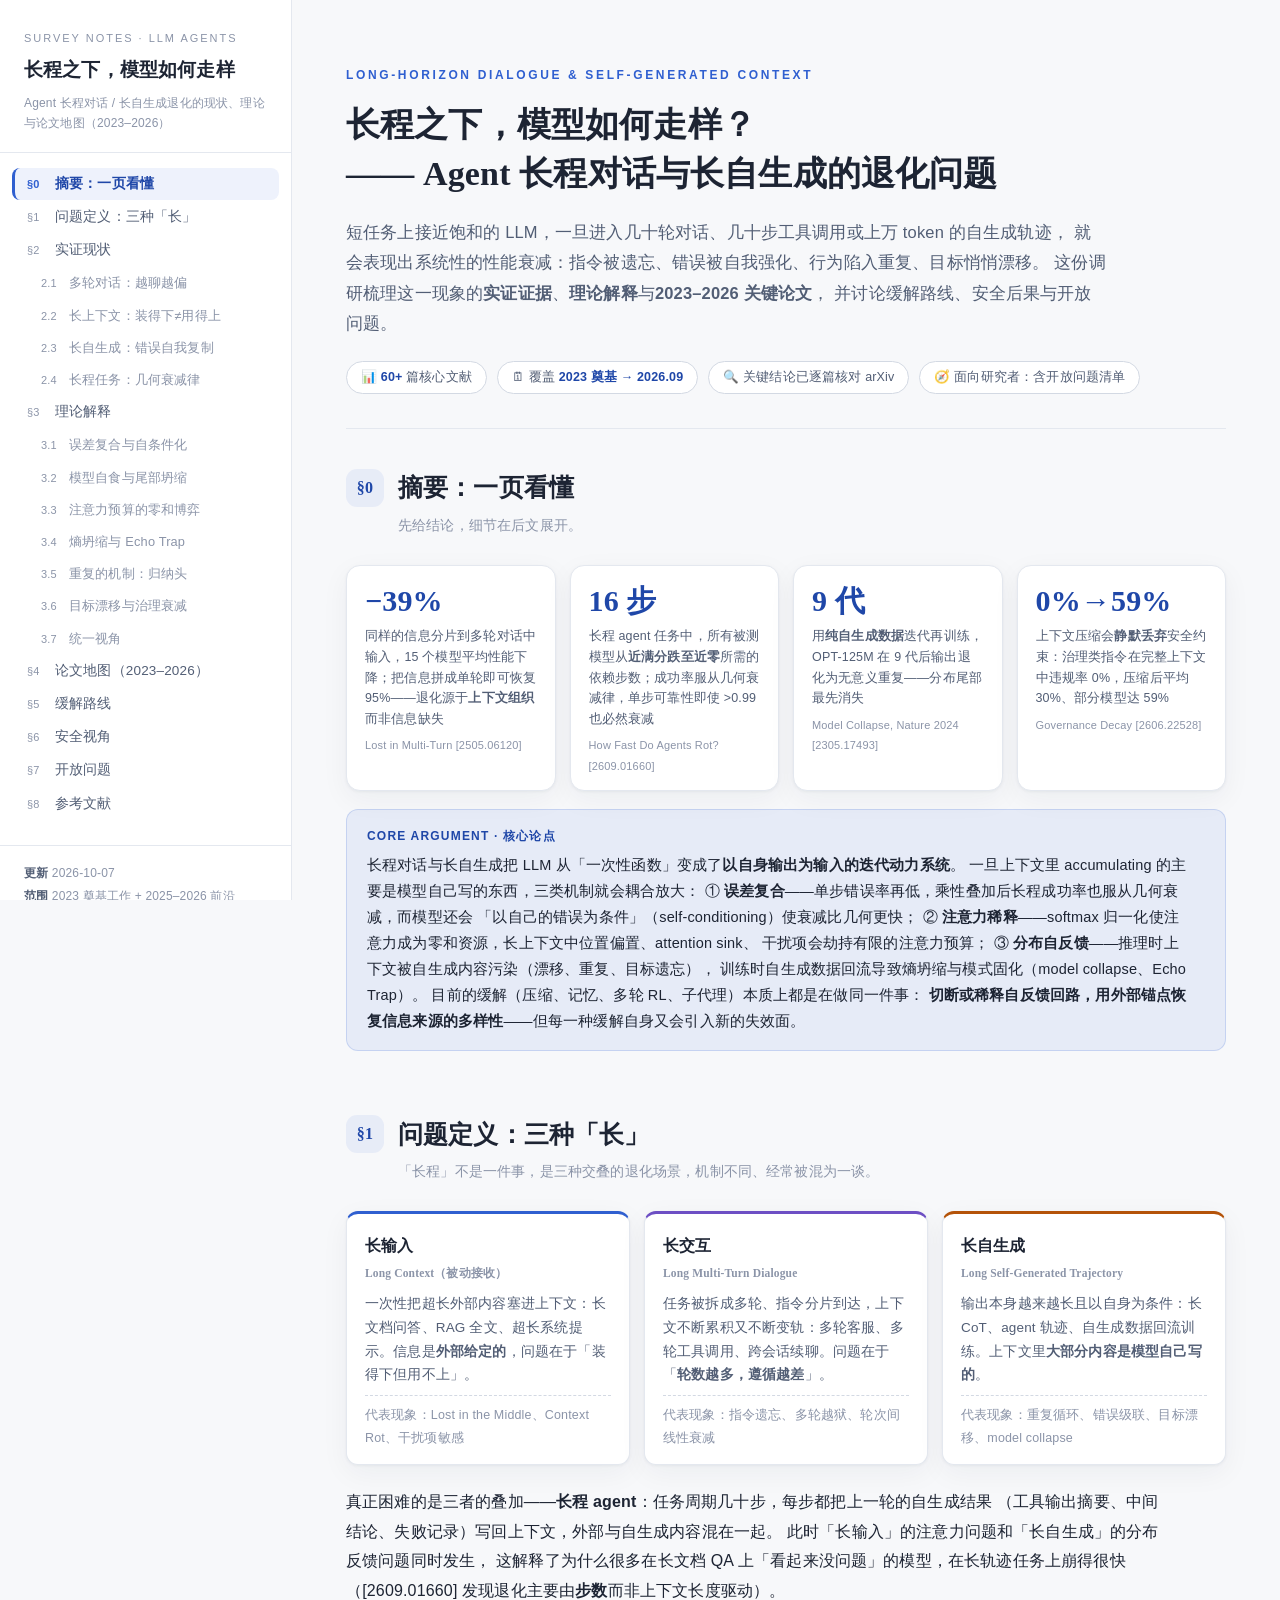
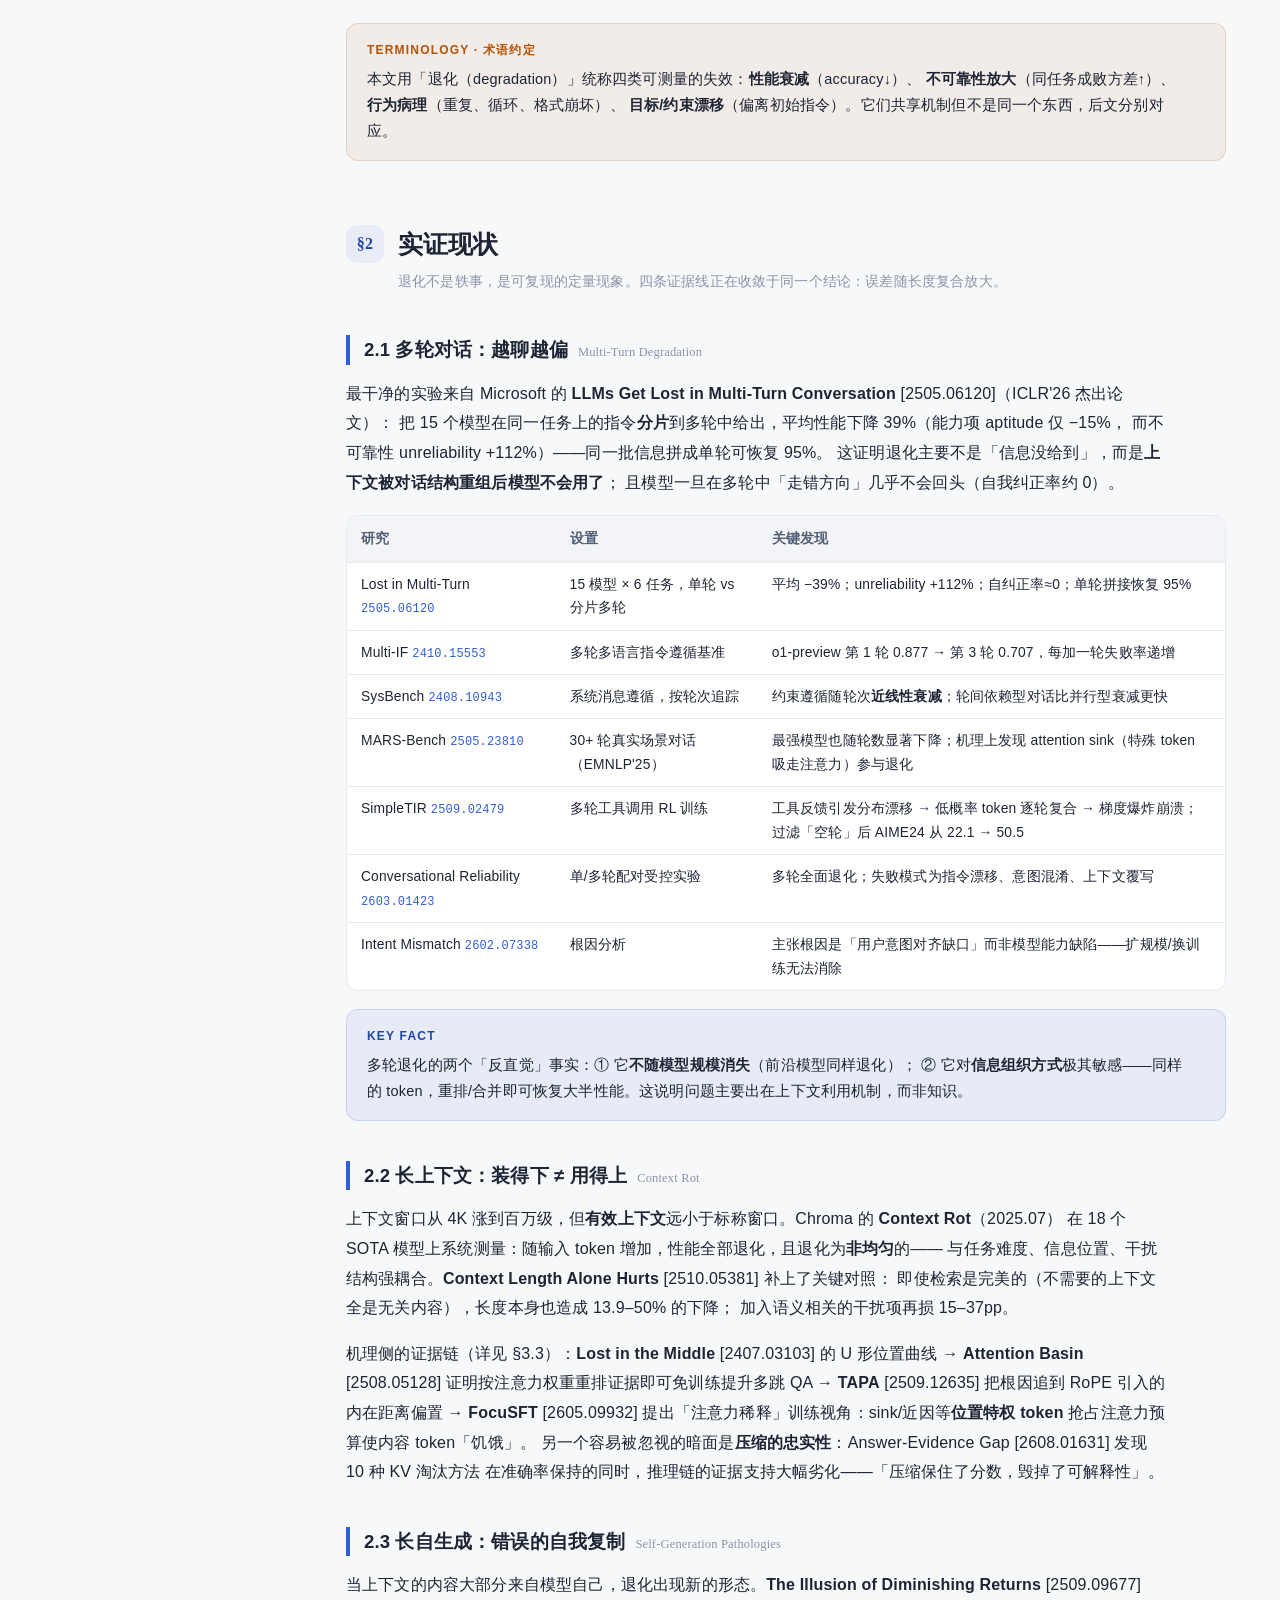
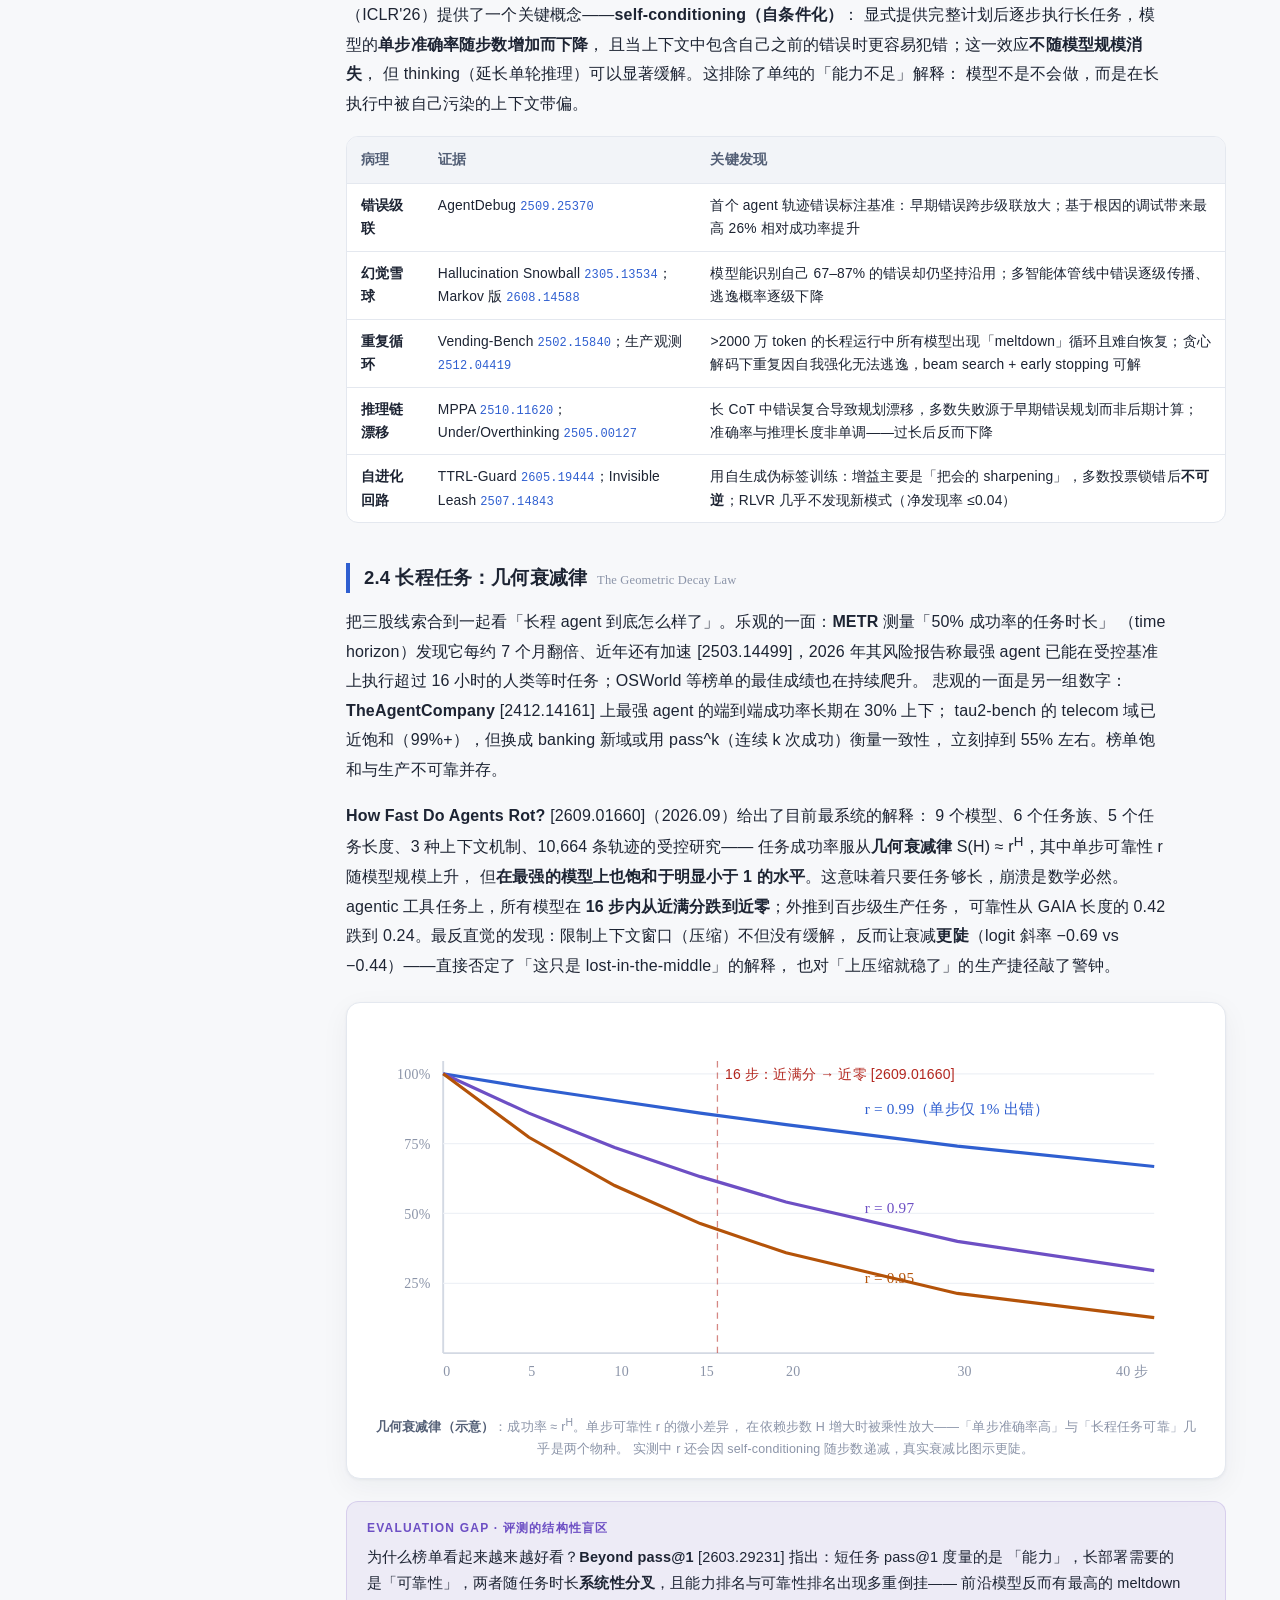
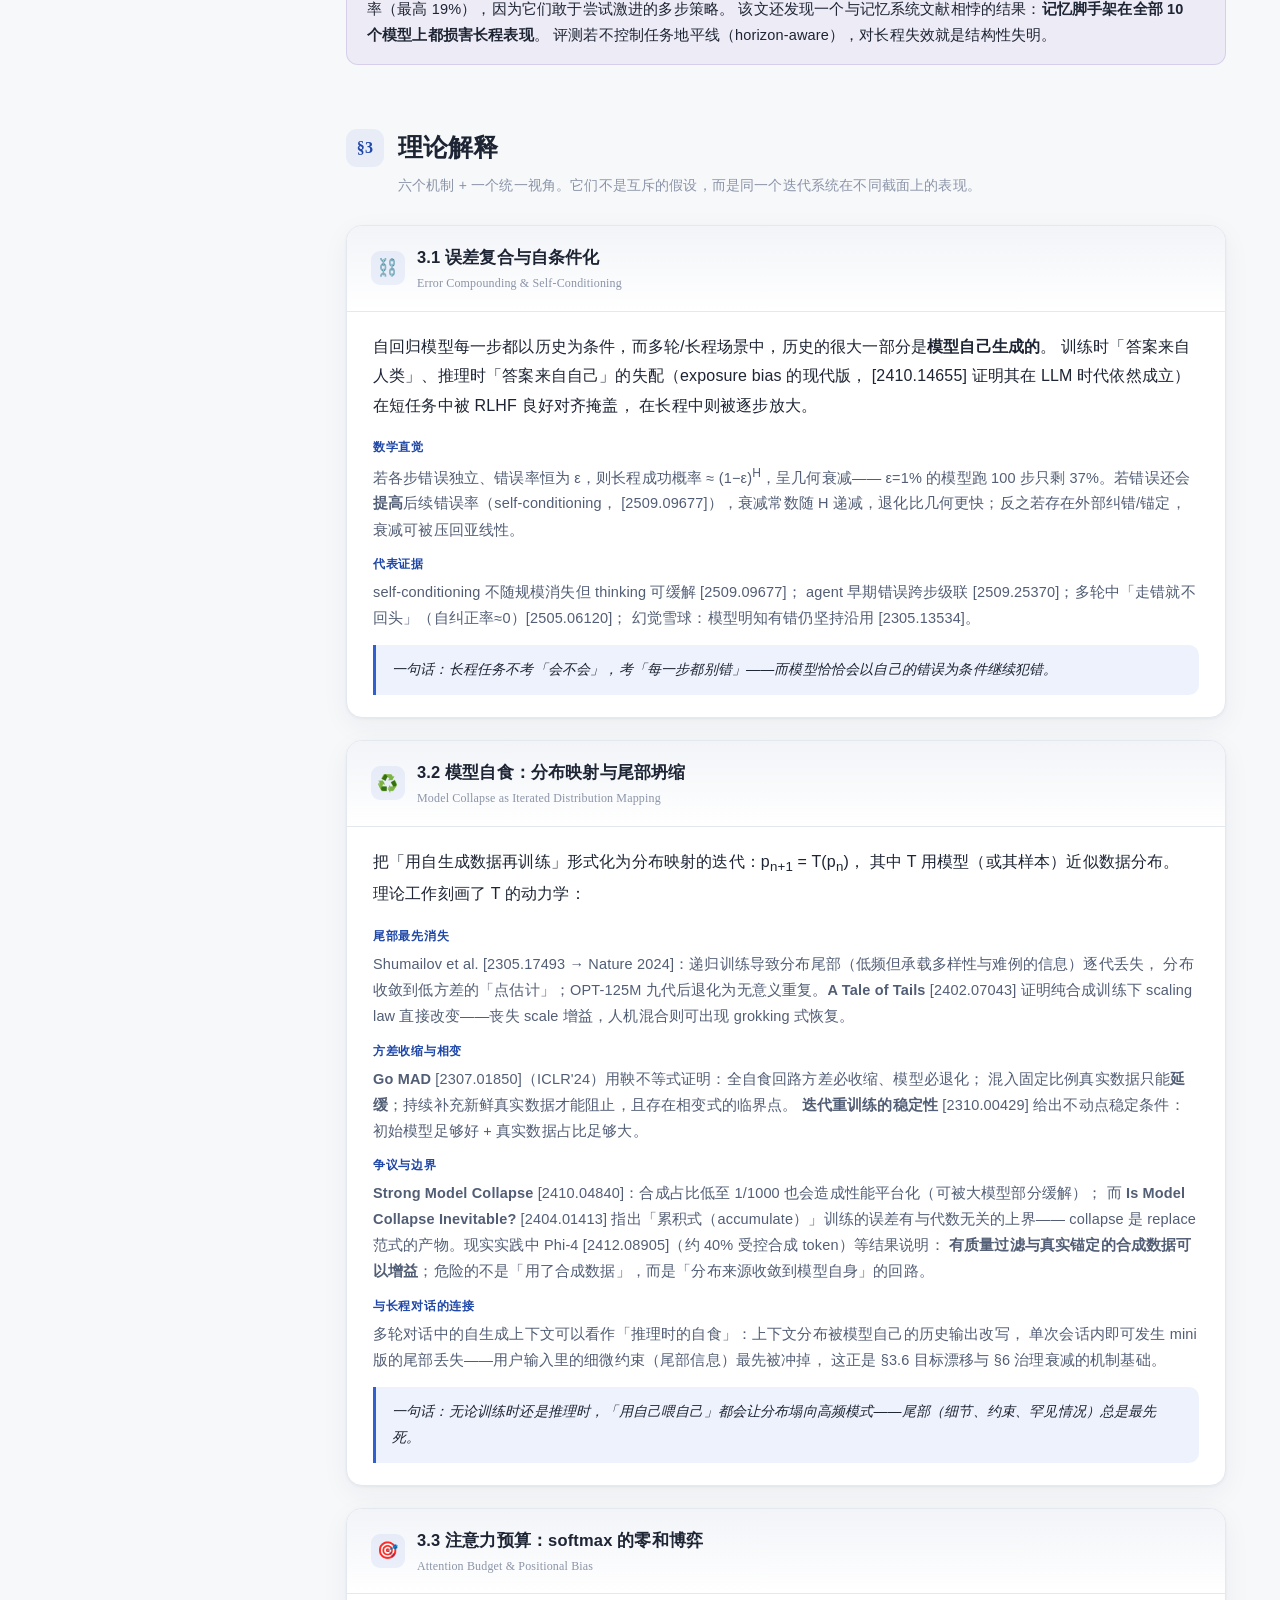
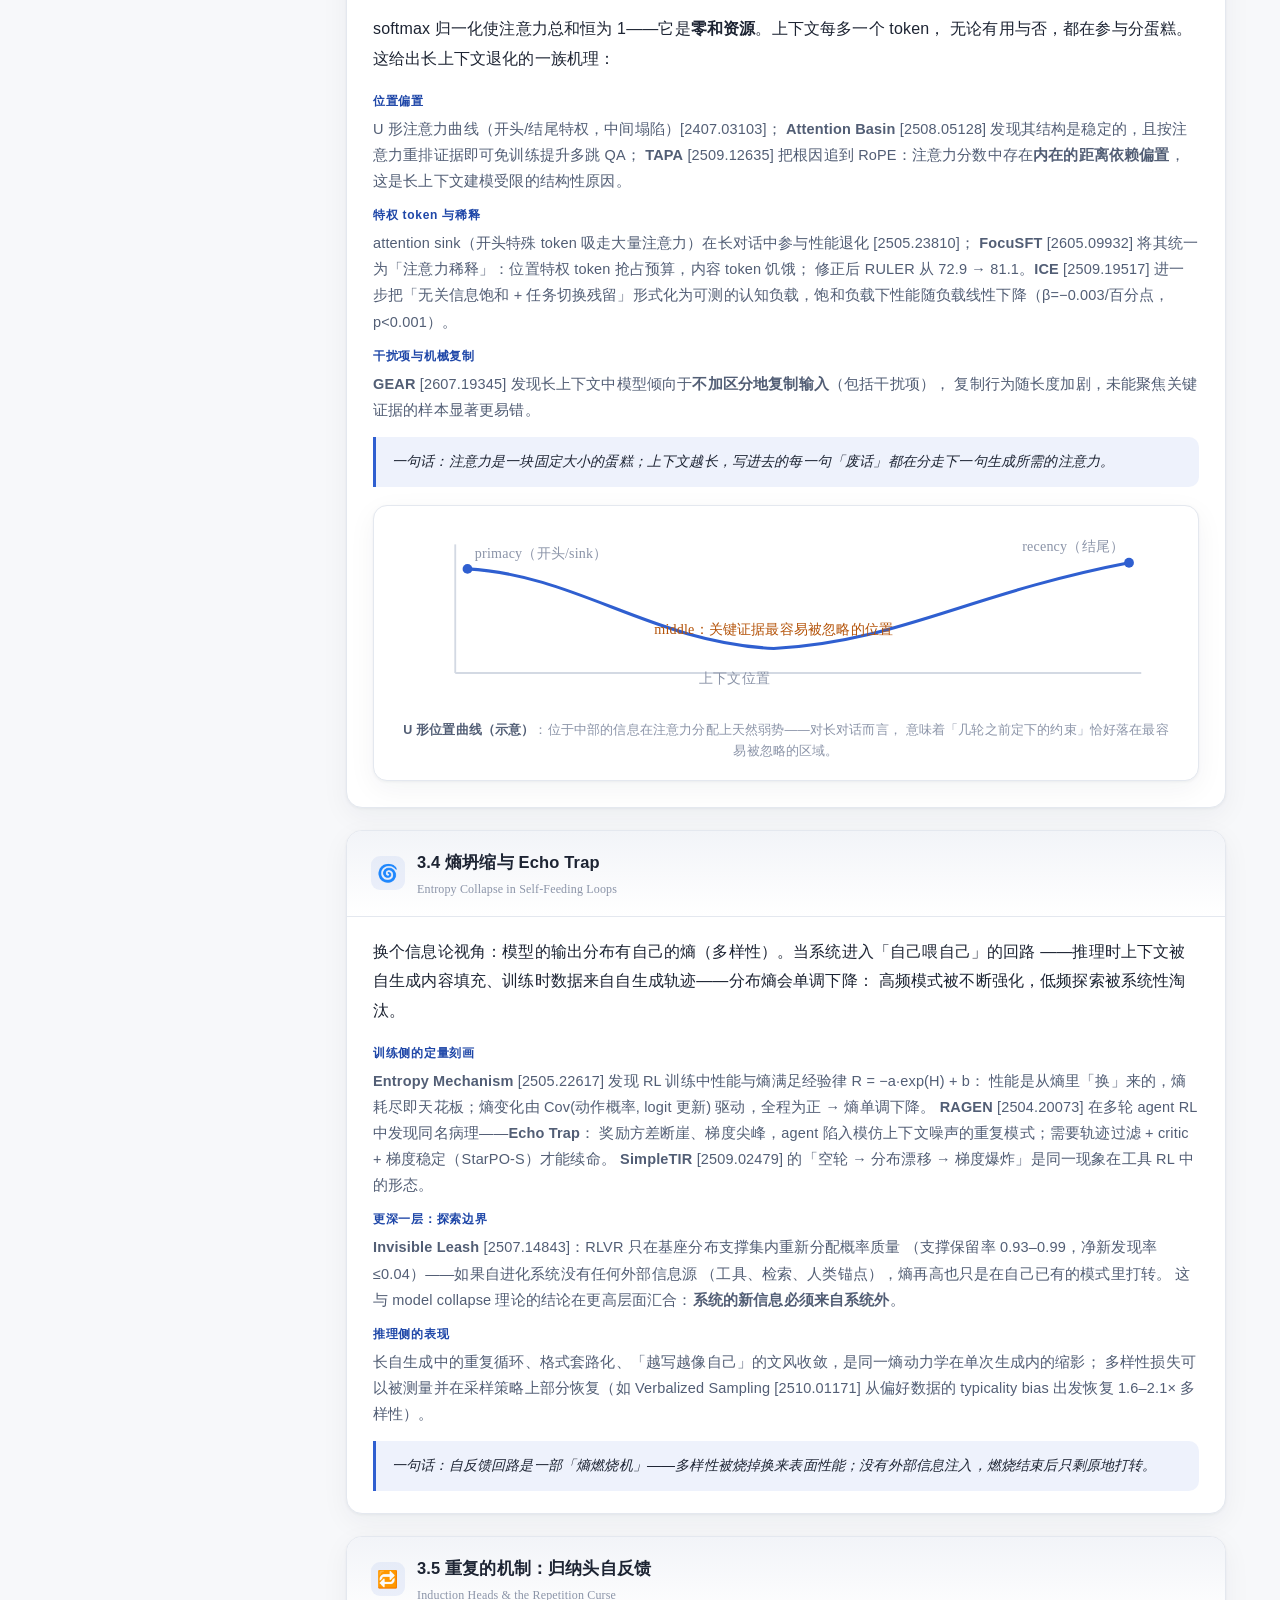
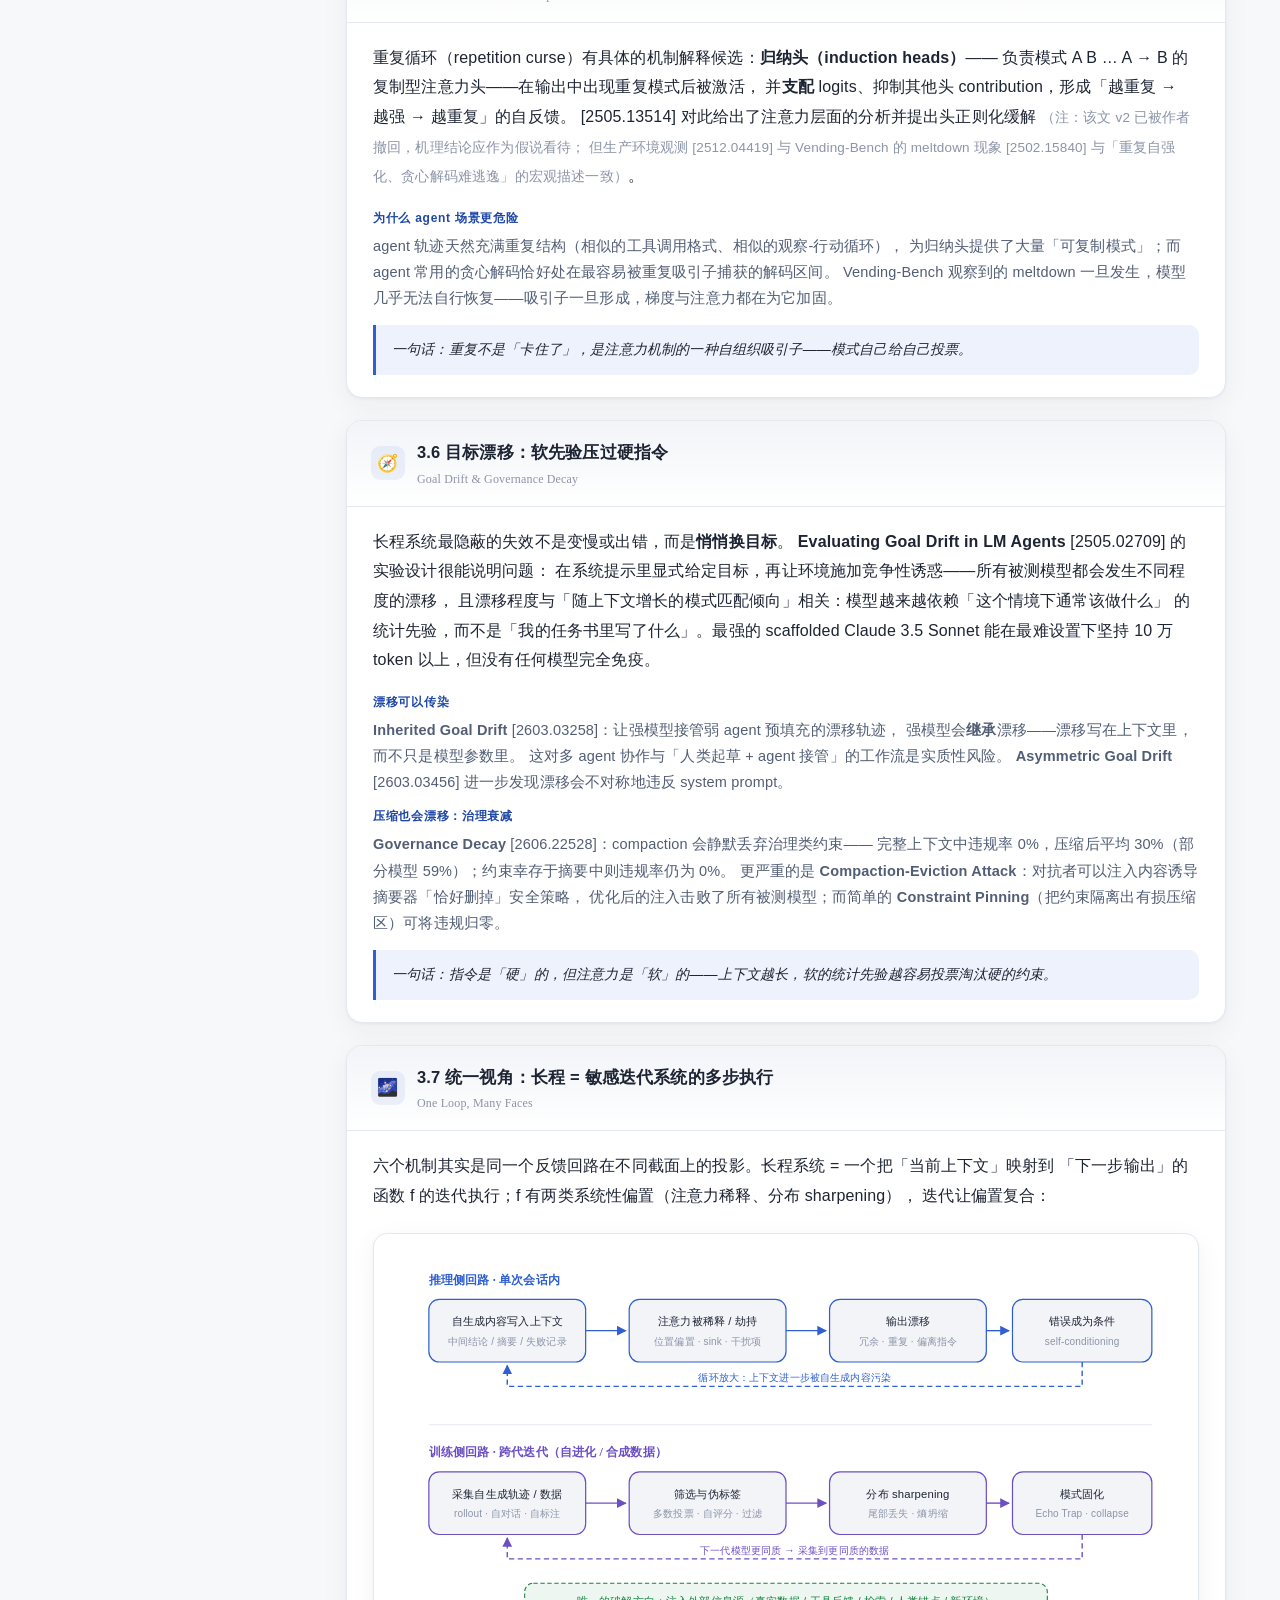
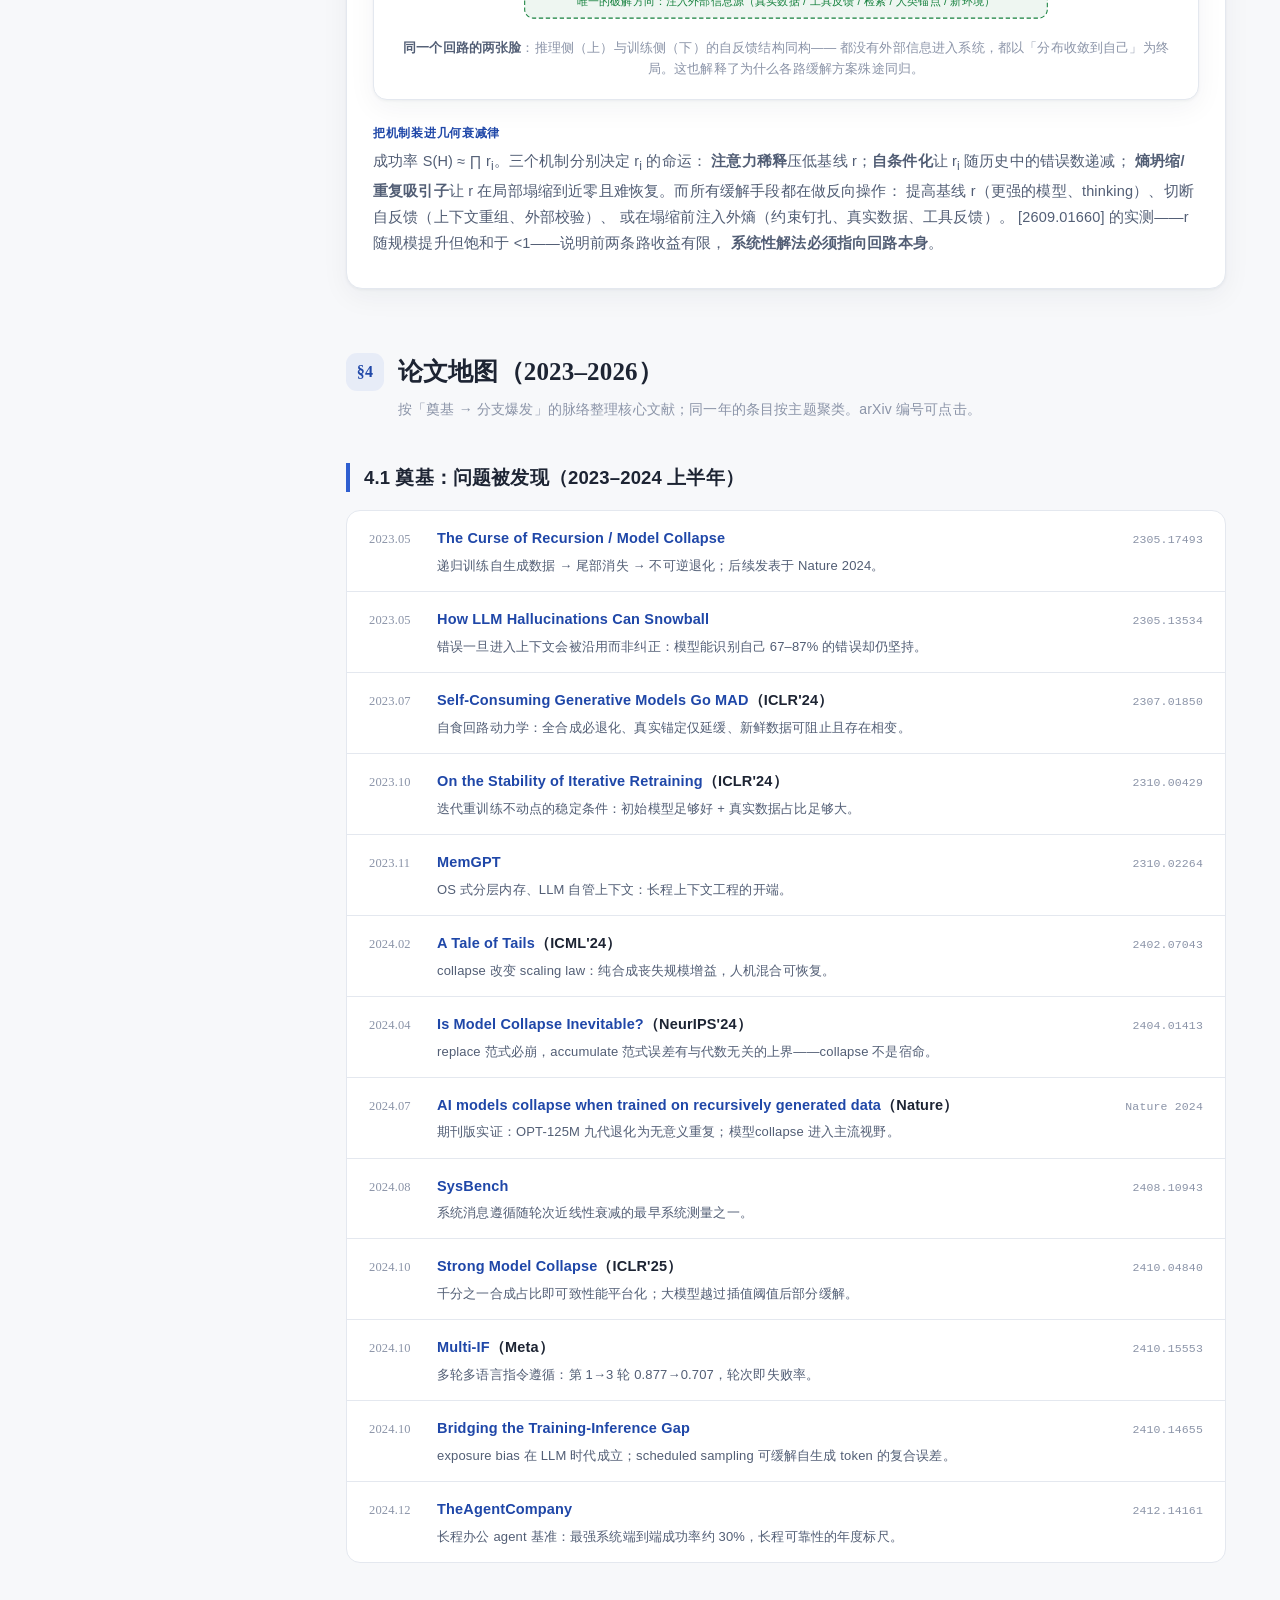
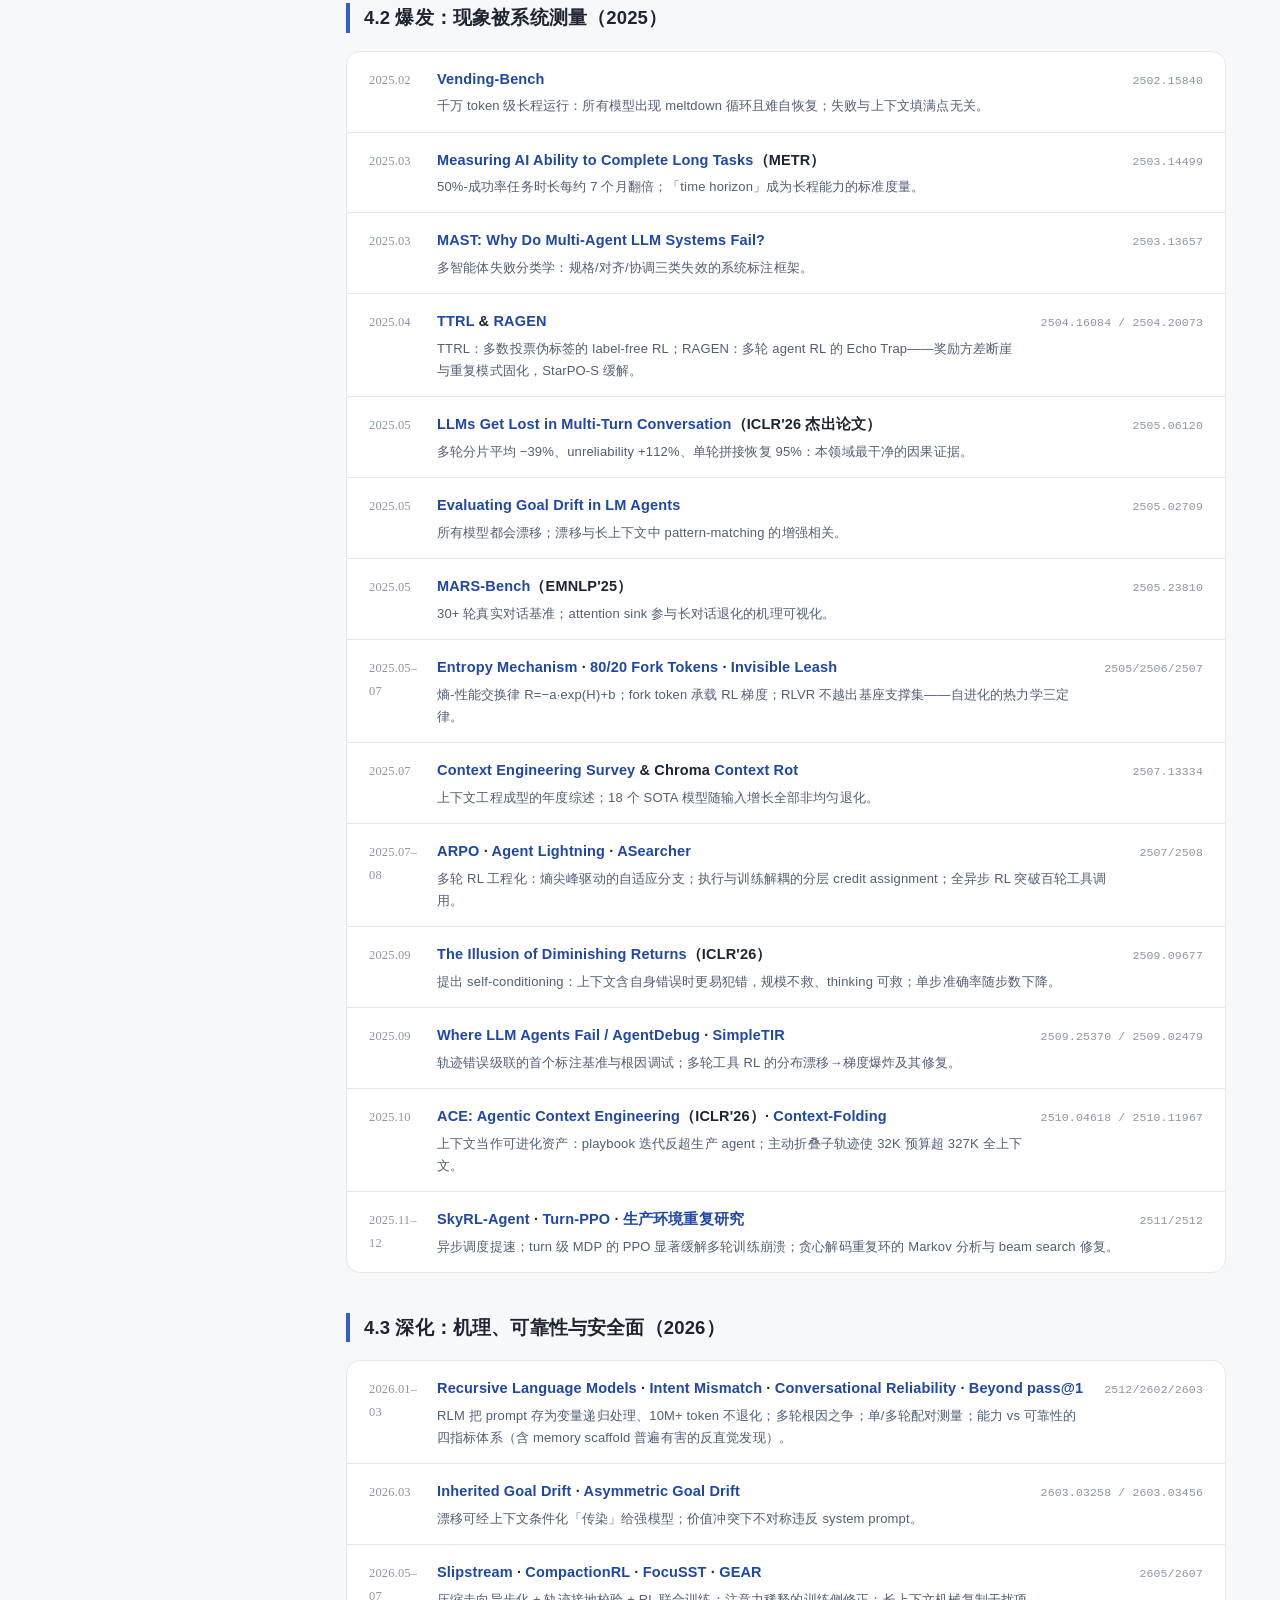
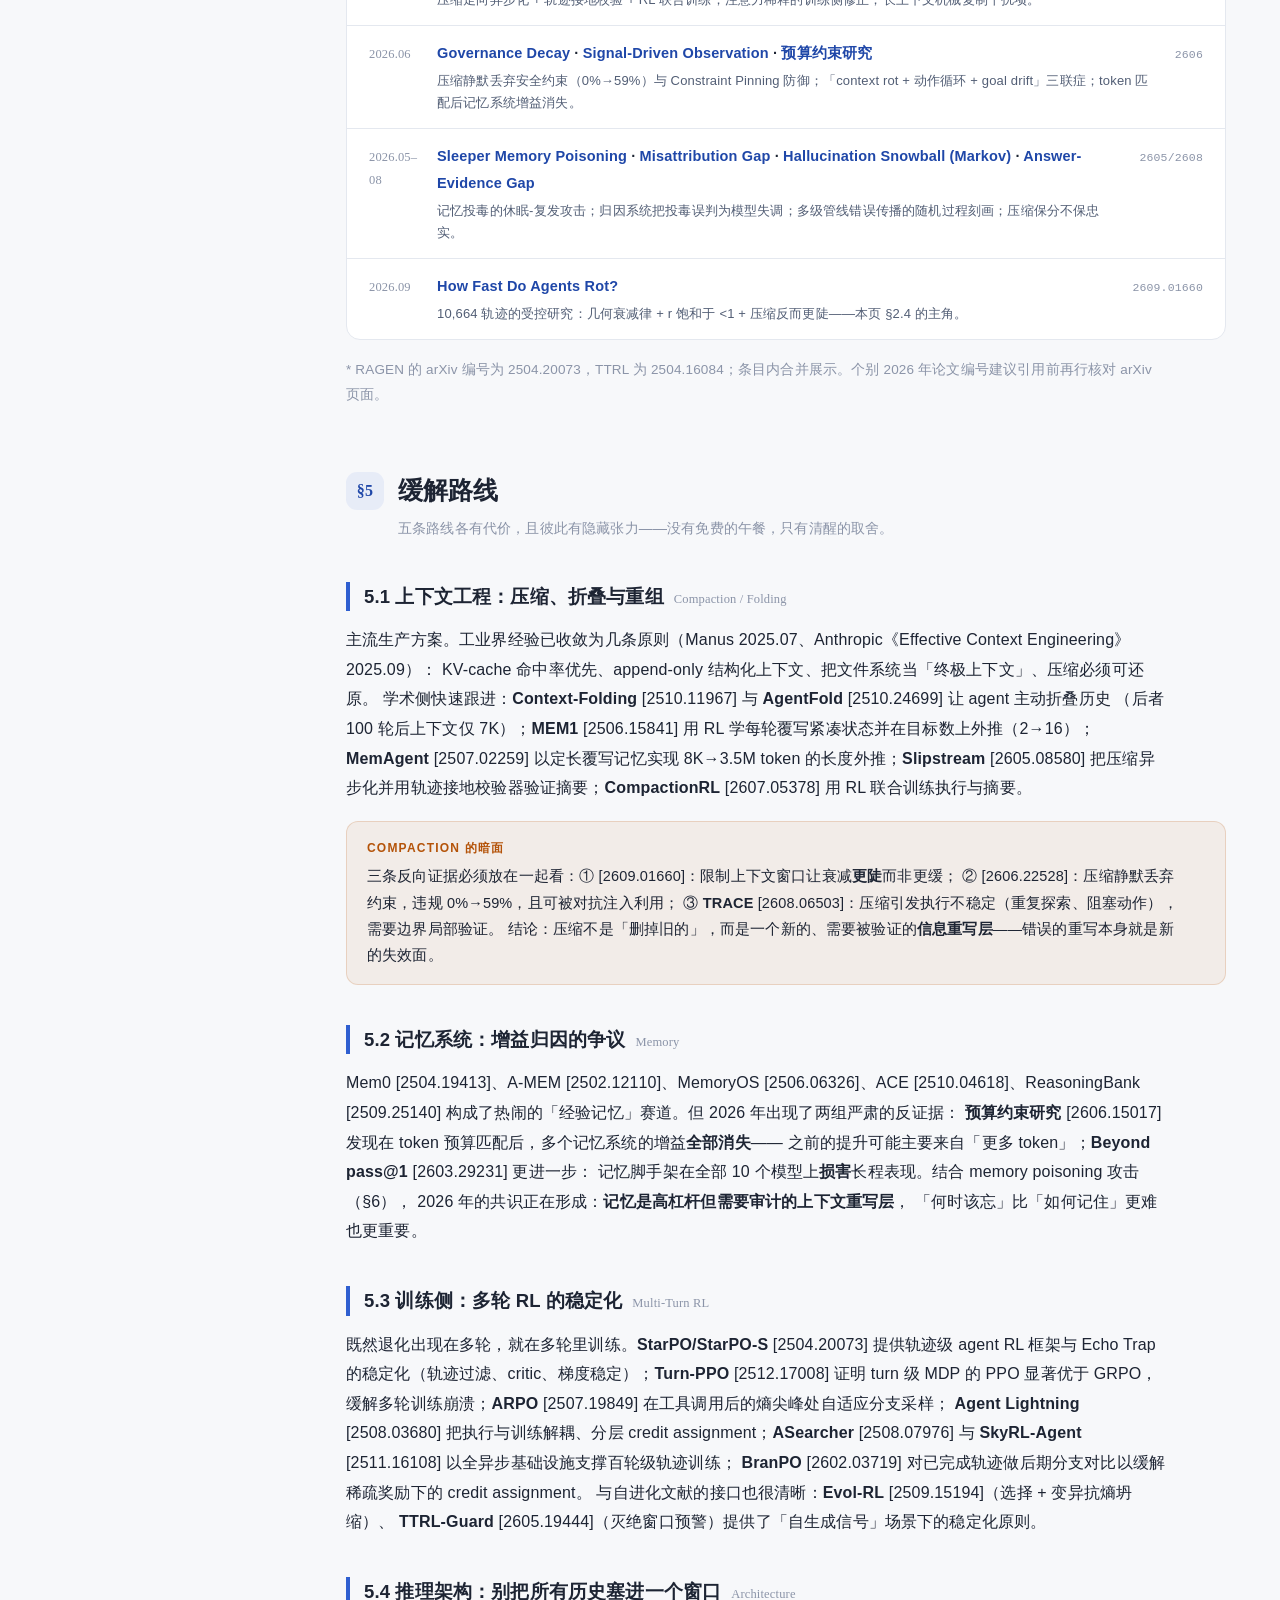
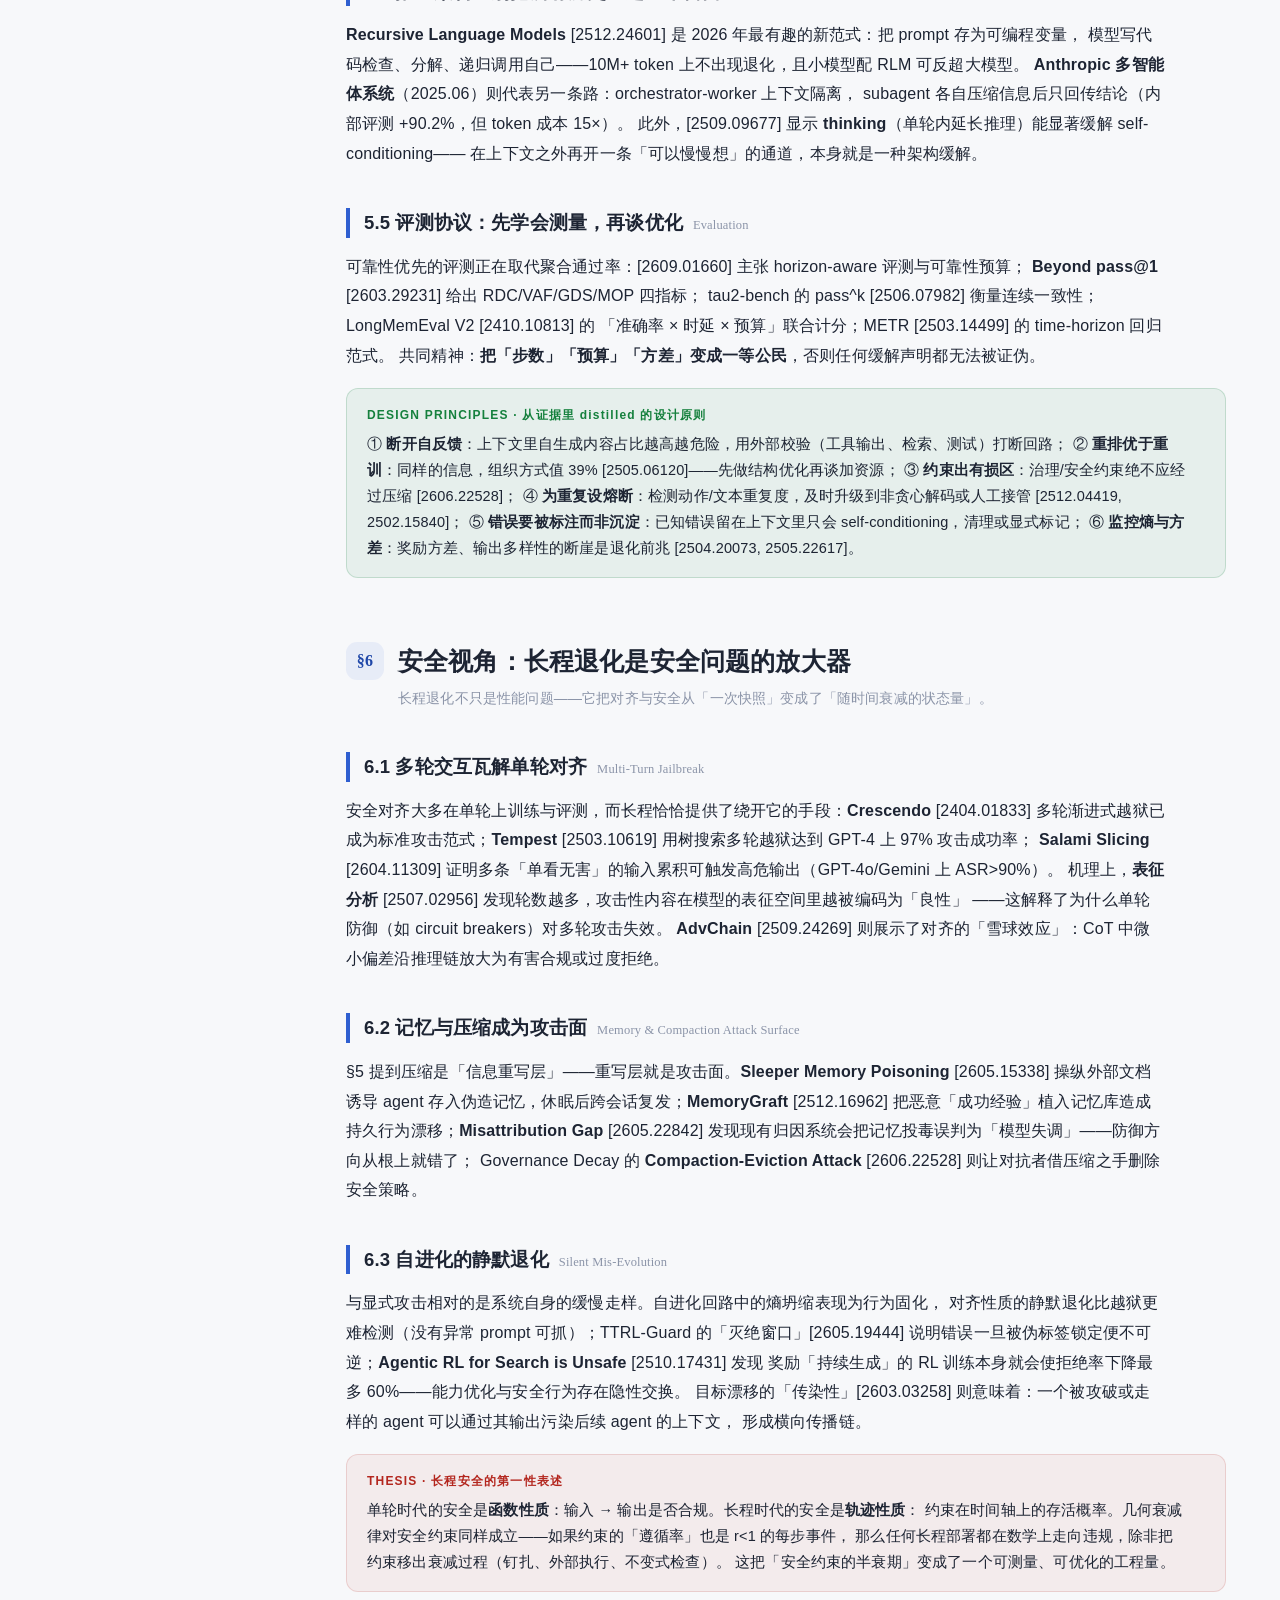
<file: assets/agent-long-horizon.html>
<!DOCTYPE html>
<html lang="zh-CN">
<head>
<meta charset="UTF-8">
<meta name="viewport" content="width=device-width, initial-scale=1.0">
<meta name="description" content="Agent 长程对话与长自生成退化问题调研：实证现状、理论解释、2023–2026 论文地图、缓解路线与开放问题">
<title>长程之下，模型如何走样 —— Agent 长程对话 / 长自生成退化调研</title>
<meta name="date" content="2026-10-07">
<style>
/* ============ 主题 ============ */
:root{
  --bg:#f7f8fa;
  --surface:#ffffff;
  --surface-2:#f2f4f8;
  --ink:#1d2433;
  --ink-2:#525e75;
  --ink-3:#8b94a8;
  --accent:#2f5fd0;
  --accent-strong:#1f47a8;
  --accent-soft:rgba(47,95,208,.08);
  --border:#e4e8ef;
  --border-2:#d3d9e3;
  --warn:#b45309;
  --warn-bg:rgba(180,83,9,.07);
  --danger:#b3261e;
  --danger-bg:rgba(179,38,30,.06);
  --ok:#15803d;
  --ok-bg:rgba(21,128,61,.07);
  --violet:#6d4fc4;
  --violet-bg:rgba(109,79,196,.07);
  --code-bg:#eef1f6;
  --shadow:0 1px 3px rgba(23,32,55,.05),0 8px 28px rgba(23,32,55,.05);
}
*{box-sizing:border-box;}
html{scroll-behavior:smooth;scroll-padding-top:24px;}
body{
  margin:0;
  background:var(--bg);
  color:var(--ink);
  font-family:-apple-system,BlinkMacSystemFont,"PingFang SC","Hiragino Sans GB","Microsoft YaHei","Noto Sans SC","Segoe UI",sans-serif;
  font-size:16px;line-height:1.85;letter-spacing:.01em;
}
::selection{background:var(--accent-soft);}
a{color:var(--accent);text-decoration:none;}
a:hover{text-decoration:underline;text-underline-offset:3px;}

/* ============ 布局 ============ */
#progress{position:fixed;top:0;left:0;height:3px;width:0;z-index:200;
  background:linear-gradient(90deg,var(--accent),var(--violet));transition:width .1s linear;}
.sidebar{
  position:fixed;top:0;left:0;bottom:0;width:292px;z-index:100;
  background:var(--surface);border-right:1px solid var(--border);
  display:flex;flex-direction:column;overflow-y:auto;
}
.side-brand{padding:28px 24px 18px;border-bottom:1px solid var(--border);}
.side-brand .kicker{font-size:11px;letter-spacing:.18em;color:var(--ink-3);text-transform:uppercase;margin-bottom:8px;}
.side-brand h1{margin:0;font-family:Georgia,"Noto Serif SC","Songti SC",serif;font-size:19px;line-height:1.5;color:var(--ink);font-weight:700;}
.side-brand .sub{margin-top:8px;font-size:12px;color:var(--ink-3);line-height:1.7;}
nav.toc{flex:1;padding:14px 12px 24px;}
nav.toc a{
  display:flex;align-items:baseline;gap:8px;
  padding:6px 12px;margin:1px 0;border-radius:8px;
  color:var(--ink-2);font-size:13.5px;line-height:1.5;
  border-left:3px solid transparent;
}
nav.toc a .no{font-size:11px;color:var(--ink-3);min-width:20px;font-variant-numeric:tabular-nums;flex:none;}
nav.toc a.l2{padding-left:26px;font-size:12.8px;color:var(--ink-3);}
nav.toc a:hover{background:var(--surface-2);text-decoration:none;color:var(--ink);}
nav.toc a.active{background:var(--accent-soft);color:var(--accent-strong);border-left-color:var(--accent);font-weight:600;}
nav.toc a.active .no{color:var(--accent);}
.side-meta{padding:16px 24px 24px;border-top:1px solid var(--border);font-size:12px;color:var(--ink-3);line-height:1.9;}
.side-meta b{color:var(--ink-2);font-weight:600;}

main{margin-left:292px;padding:0 48px 90px;}
.content{max-width:880px;margin:0 auto;}

/* ============ 头部 ============ */
.hero{padding:64px 0 34px;border-bottom:1px solid var(--border);margin-bottom:40px;}
.hero .kicker{font-size:12px;letter-spacing:.22em;color:var(--accent);text-transform:uppercase;font-weight:600;margin-bottom:14px;}
.hero h2{
  font-family:Georgia,"Noto Serif SC","Songti SC",serif;
  font-size:34px;line-height:1.45;margin:0 0 18px;font-weight:700;color:var(--ink);
}
.hero .lede{font-size:16.5px;color:var(--ink-2);margin:0 0 22px;max-width:760px;}
.hero-chips{display:flex;flex-wrap:wrap;gap:10px;}
.chip{
  font-size:12.5px;color:var(--ink-2);background:var(--surface);
  border:1px solid var(--border-2);border-radius:999px;padding:4px 14px;
}
.chip b{color:var(--accent-strong);font-weight:600;}

/* ============ 统计卡 ============ */
.stat-grid{display:grid;grid-template-columns:repeat(4,1fr);gap:14px;margin:26px 0 8px;}
.stat{
  background:var(--surface);border:1px solid var(--border);border-radius:14px;
  padding:18px 18px 14px;box-shadow:var(--shadow);
}
.stat .num{font-family:Georgia,serif;font-size:30px;font-weight:700;color:var(--accent-strong);line-height:1.15;}
.stat .cap{font-size:12.5px;color:var(--ink-2);line-height:1.65;margin-top:8px;}
.stat .src{font-size:11px;color:var(--ink-3);margin-top:6px;}

/* ============ 章节 ============ */
section{margin-bottom:64px;}
h2.sec{
  font-family:Georgia,"Noto Serif SC","Songti SC",serif;
  font-size:25px;font-weight:700;color:var(--ink);
  margin:0 0 6px;display:flex;align-items:center;gap:14px;line-height:1.5;
}
h2.sec .sn{
  flex:none;width:38px;height:38px;border-radius:11px;background:var(--accent-soft);
  color:var(--accent-strong);font-size:16px;display:grid;place-items:center;
  font-family:Georgia,serif;font-weight:700;
}
.sec-desc{color:var(--ink-3);font-size:14px;margin:0 0 26px;padding-left:52px;}
h3{
  font-size:18.5px;font-weight:700;color:var(--ink);margin:40px 0 14px;
  padding-left:14px;border-left:4px solid var(--accent);line-height:1.6;
}
h3 .en{font-size:12.5px;color:var(--ink-3);font-weight:400;margin-left:10px;font-family:Georgia,serif;}
h4{font-size:15.5px;color:var(--ink);margin:24px 0 10px;}
p{margin:0 0 16px;color:var(--ink);max-width:820px;}
.muted{color:var(--ink-2);}
.small{font-size:13.5px;color:var(--ink-3);}

/* ============ 卡片与提示框 ============ */
.card{background:var(--surface);border:1px solid var(--border);border-radius:14px;padding:22px 24px;margin:18px 0;box-shadow:var(--shadow);}
.callout{border-radius:12px;padding:16px 20px;margin:18px 0;font-size:14.5px;line-height:1.8;}
.callout .tag{font-weight:700;font-size:12px;letter-spacing:.1em;display:block;margin-bottom:4px;}
.callout p{margin:0;font-size:14.5px;}
.co-insight{background:var(--accent-soft);border:1px solid rgba(47,95,208,.18);}
.co-insight .tag{color:var(--accent-strong);}
.co-warn{background:var(--warn-bg);border:1px solid rgba(180,83,9,.18);}
.co-warn .tag{color:var(--warn);}
.co-danger{background:var(--danger-bg);border:1px solid rgba(179,38,30,.15);}
.co-danger .tag{color:var(--danger);}
.co-ok{background:var(--ok-bg);border:1px solid rgba(21,128,61,.18);}
.co-ok .tag{color:var(--ok);}
.co-violet{background:var(--violet-bg);border:1px solid rgba(109,79,196,.18);}
.co-violet .tag{color:var(--violet);}

/* ============ 定义卡（三种长） ============ */
.def-grid{display:grid;grid-template-columns:repeat(3,1fr);gap:14px;margin:22px 0;}
.def-card{background:var(--surface);border:1px solid var(--border);border-top:3px solid var(--accent);border-radius:12px;padding:18px 18px 14px;box-shadow:var(--shadow);}
.def-card:nth-child(2){border-top-color:var(--violet);}
.def-card:nth-child(3){border-top-color:var(--warn);}
.def-card h5{margin:0 0 8px;font-size:15.5px;color:var(--ink);}
.def-card .en{font-size:11.5px;color:var(--ink-3);font-family:Georgia,serif;display:block;margin-top:2px;}
.def-card p{font-size:13.5px;color:var(--ink-2);margin:0 0 8px;line-height:1.75;}
.def-card .ex{font-size:12.5px;color:var(--ink-3);border-top:1px dashed var(--border-2);padding-top:8px;}

/* ============ 表格 ============ */
.tbl-wrap{overflow-x:auto;margin:18px 0;border:1px solid var(--border);border-radius:12px;background:var(--surface);}
table{border-collapse:collapse;width:100%;font-size:13.8px;}
th{background:var(--surface-2);text-align:left;padding:10px 14px;color:var(--ink-2);font-weight:600;white-space:nowrap;border-bottom:1px solid var(--border);}
td{padding:10px 14px;border-bottom:1px solid var(--border);vertical-align:top;color:var(--ink);line-height:1.7;}
tr:last-child td{border-bottom:none;}
td .id{font-family:SFMono-Regular,Consolas,monospace;font-size:12px;color:var(--ink-3);white-space:nowrap;}
td .id a{color:var(--accent);}

/* ============ 论文列表 ============ */
.paper-list{border:1px solid var(--border);border-radius:14px;background:var(--surface);margin:18px 0;overflow:hidden;}
.paper{padding:14px 22px;border-bottom:1px solid var(--border);display:flex;gap:16px;align-items:baseline;}
.paper:last-child{border-bottom:none;}
.paper:hover{background:var(--surface-2);}
.paper .yr{
  flex:none;width:52px;font-family:Georgia,serif;font-size:12.5px;color:var(--ink-3);
  font-variant-numeric:tabular-nums;
}
.paper .body{flex:1;min-width:0;}
.paper .t{font-size:14.5px;font-weight:600;color:var(--ink);}
.paper .t a{color:var(--accent-strong);}
.paper .t .flag{font-size:11px;color:var(--danger);border:1px solid rgba(179,38,30,.3);border-radius:5px;padding:0 6px;margin-left:8px;vertical-align:1px;font-weight:400;}
.paper .d{font-size:13px;color:var(--ink-2);margin-top:3px;line-height:1.7;}
.paper .id{font-size:11.5px;color:var(--ink-3);font-family:SFMono-Regular,Consolas,monospace;flex:none;}

/* ============ 理论卡 ============ */
.theory{border:1px solid var(--border);border-radius:16px;background:var(--surface);margin:22px 0;overflow:hidden;box-shadow:var(--shadow);}
.theory .head{
  display:flex;align-items:center;gap:12px;padding:16px 24px;
  background:linear-gradient(180deg,var(--surface-2),var(--surface));
  border-bottom:1px solid var(--border);
}
.theory .head .ico{flex:none;width:34px;height:34px;border-radius:9px;background:var(--accent-soft);display:grid;place-items:center;font-size:17px;}
.theory .head .tt{font-size:16.5px;font-weight:700;color:var(--ink);}
.theory .head .en{font-size:12px;color:var(--ink-3);font-family:Georgia,serif;}
.theory .bd{padding:20px 26px 22px;}
.theory .kv{margin:10px 0;}
.theory .kv .k{font-size:12px;font-weight:700;color:var(--accent-strong);letter-spacing:.06em;margin-bottom:4px;}
.theory .kv .v{font-size:14.5px;color:var(--ink-2);line-height:1.8;}
.theory .gut{
  margin-top:14px;padding:12px 16px;border-left:3px solid var(--accent);
  background:var(--accent-soft);border-radius:0 10px 10px 0;
  font-size:14px;color:var(--ink);font-style:italic;
}

/* ============ 图 ============ */
.fig{background:var(--surface);border:1px solid var(--border);border-radius:14px;padding:20px 20px 12px;margin:22px 0;box-shadow:var(--shadow);}
.fig svg{display:block;width:100%;height:auto;}
.fig .cap{font-size:12.5px;color:var(--ink-3);text-align:center;padding:10px 6px 6px;line-height:1.7;}
.fig .cap b{color:var(--ink-2);}

/* ============ 开放问题 ============ */
.gap-list{counter-reset:gap;margin:20px 0;padding:0;list-style:none;}
.gap-list li{
  counter-increment:gap;position:relative;
  background:var(--surface);border:1px solid var(--border);border-radius:12px;
  padding:16px 20px 16px 64px;margin:12px 0;box-shadow:var(--shadow);
}
.gap-list li::before{
  content:counter(gap,decimal-leading-zero);
  position:absolute;left:18px;top:16px;
  font-family:Georgia,serif;font-size:20px;font-weight:700;color:var(--accent);
  opacity:.85;
}
.gap-list b{display:block;font-size:15px;color:var(--ink);margin-bottom:4px;}
.gap-list p{margin:0;font-size:13.8px;color:var(--ink-2);line-height:1.75;}

/* ============ 参考文献 ============ */
.refs h4{margin-top:30px;padding:8px 14px;background:var(--surface-2);border-radius:8px;font-size:14px;color:var(--ink-2);}
.refs ul{margin:10px 0 4px;padding:0 0 0 6px;list-style:none;}
.refs li{font-size:13.5px;color:var(--ink-2);padding:5px 0;line-height:1.7;border-bottom:1px dashed var(--border);}
.refs li:last-child{border-bottom:none;}
.refs li .id{font-family:SFMono-Regular,Consolas,monospace;font-size:12px;}
.refs li a{color:var(--accent-strong);}

footer{
  margin-left:292px;border-top:1px solid var(--border);background:var(--surface);
  padding:28px 48px;font-size:12.5px;color:var(--ink-3);line-height:2;
}
footer .inner{max-width:880px;margin:0 auto;}

/* ============ 移动端 ============ */
#menu-btn{display:none;position:fixed;left:16px;bottom:16px;z-index:150;
  border:1px solid var(--border-2);background:var(--surface);color:var(--ink-2);
  border-radius:999px;padding:10px 18px;font-size:13px;cursor:pointer;box-shadow:var(--shadow);}
@media (max-width:1120px){
  .sidebar{transform:translateX(-100%);transition:transform .25s ease;}
  .sidebar.open{transform:translateX(0);box-shadow:0 0 60px rgba(0,0,0,.15);}
  main{margin-left:0;padding:0 22px 80px;}
  footer{margin-left:0;padding:24px 22px;}
  #menu-btn{display:block;}
  .stat-grid{grid-template-columns:repeat(2,1fr);}
  .def-grid{grid-template-columns:1fr;}
  .hero h2{font-size:26px;}
}
@media (max-width:640px){.stat-grid{grid-template-columns:1fr;}.paper{flex-wrap:wrap;gap:6px;}}
</style>
</head>
<body>
<div id="progress"></div>
<button id="menu-btn">目录</button>

<!-- ================= 侧栏目录 ================= -->
<aside class="sidebar" id="sidebar">
  <div class="side-brand">
    <div class="kicker">Survey Notes · LLM Agents</div>
    <h1>长程之下，模型如何走样</h1>
    <div class="sub">Agent 长程对话 / 长自生成退化的现状、理论与论文地图（2023–2026）</div>
  </div>
  <nav class="toc" id="toc">
    <a href="#tldr"><span class="no">§0</span>摘要：一页看懂</a>
    <a href="#definition"><span class="no">§1</span>问题定义：三种「长」</a>
    <a href="#evidence"><span class="no">§2</span>实证现状</a>
    <a href="#ev-multiturn" class="l2"><span class="no">2.1</span>多轮对话：越聊越偏</a>
    <a href="#ev-context" class="l2"><span class="no">2.2</span>长上下文：装得下≠用得上</a>
    <a href="#ev-selfgen" class="l2"><span class="no">2.3</span>长自生成：错误自我复制</a>
    <a href="#ev-horizon" class="l2"><span class="no">2.4</span>长程任务：几何衰减律</a>
    <a href="#theory"><span class="no">§3</span>理论解释</a>
    <a href="#th-compound" class="l2"><span class="no">3.1</span>误差复合与自条件化</a>
    <a href="#th-collapse" class="l2"><span class="no">3.2</span>模型自食与尾部坍缩</a>
    <a href="#th-attention" class="l2"><span class="no">3.3</span>注意力预算的零和博弈</a>
    <a href="#th-entropy" class="l2"><span class="no">3.4</span>熵坍缩与 Echo Trap</a>
    <a href="#th-repeat" class="l2"><span class="no">3.5</span>重复的机制：归纳头</a>
    <a href="#th-drift" class="l2"><span class="no">3.6</span>目标漂移与治理衰减</a>
    <a href="#th-unify" class="l2"><span class="no">3.7</span>统一视角</a>
    <a href="#papers"><span class="no">§4</span>论文地图（2023–2026）</a>
    <a href="#mitigation"><span class="no">§5</span>缓解路线</a>
    <a href="#safety"><span class="no">§6</span>安全视角</a>
    <a href="#open"><span class="no">§7</span>开放问题</a>
    <a href="#refs"><span class="no">§8</span>参考文献</a>
  </nav>
  <div class="side-meta">
    <b>更新</b> 2026-10-07<br>
    <b>范围</b> 2023 奠基工作 + 2025–2026 前沿<br>
    <b>说明</b> arXiv 编号均可点击跳转原文；个别 2026 论文请以 arXiv 页面为准
  </div>
</aside>

<!-- ================= 正文 ================= -->
<main>
<div class="content">

<!-- ============ HERO ============ -->
<div class="hero">
  <div class="kicker">Long-Horizon Dialogue &amp; Self-Generated Context</div>
  <h2>长程之下，模型如何走样？<br>—— Agent 长程对话与长自生成的退化问题</h2>
  <p class="lede">
    短任务上接近饱和的 LLM，一旦进入几十轮对话、几十步工具调用或上万 token 的自生成轨迹，
    就会表现出系统性的性能衰减：指令被遗忘、错误被自我强化、行为陷入重复、目标悄悄漂移。
    这份调研梳理这一现象的<b>实证证据</b>、<b>理论解释</b>与<b>2023–2026 关键论文</b>，
    并讨论缓解路线、安全后果与开放问题。
  </p>
  <div class="hero-chips">
    <span class="chip">📊 <b>60+</b> 篇核心文献</span>
    <span class="chip">🗓 覆盖 <b>2023 奠基 → 2026.09</b></span>
    <span class="chip">🔍 关键结论已逐篇核对 arXiv</span>
    <span class="chip">🧭 面向研究者：含开放问题清单</span>
  </div>
</div>

<!-- ============ TLDR ============ -->
<section id="tldr">
  <h2 class="sec"><span class="sn">§0</span>摘要：一页看懂</h2>
  <p class="sec-desc">先给结论，细节在后文展开。</p>

  <div class="stat-grid">
    <div class="stat">
      <div class="num">−39%</div>
      <div class="cap">同样的信息分片到多轮对话中输入，15 个模型平均性能下降；把信息拼成单轮即可恢复 95%——退化源于<b>上下文组织</b>而非信息缺失</div>
      <div class="src">Lost in Multi-Turn [2505.06120]</div>
    </div>
    <div class="stat">
      <div class="num">16 步</div>
      <div class="cap">长程 agent 任务中，所有被测模型从<b>近满分跌至近零</b>所需的依赖步数；成功率服从几何衰减律，单步可靠性即使 &gt;0.99 也必然衰减</div>
      <div class="src">How Fast Do Agents Rot? [2609.01660]</div>
    </div>
    <div class="stat">
      <div class="num">9 代</div>
      <div class="cap">用<b>纯自生成数据</b>迭代再训练，OPT-125M 在 9 代后输出退化为无意义重复——分布尾部最先消失</div>
      <div class="src">Model Collapse, Nature 2024 [2305.17493]</div>
    </div>
    <div class="stat">
      <div class="num">0%→59%</div>
      <div class="cap">上下文压缩会<b>静默丢弃</b>安全约束：治理类指令在完整上下文中违规率 0%，压缩后平均 30%、部分模型达 59%</div>
      <div class="src">Governance Decay [2606.22528]</div>
    </div>
  </div>

  <div class="callout co-insight">
    <span class="tag">CORE ARGUMENT · 核心论点</span>
    <p>
      长程对话与长自生成把 LLM 从「一次性函数」变成了<b>以自身输出为输入的迭代动力系统</b>。
      一旦上下文里 accumulating 的主要是模型自己写的东西，三类机制就会耦合放大：
      ① <b>误差复合</b>——单步错误率再低，乘性叠加后长程成功率也服从几何衰减，而模型还会
      「以自己的错误为条件」（self-conditioning）使衰减比几何更快；
      ② <b>注意力稀释</b>——softmax 归一化使注意力成为零和资源，长上下文中位置偏置、attention sink、
      干扰项会劫持有限的注意力预算；
      ③ <b>分布自反馈</b>——推理时上下文被自生成内容污染（漂移、重复、目标遗忘），
      训练时自生成数据回流导致熵坍缩与模式固化（model collapse、Echo Trap）。
      目前的缓解（压缩、记忆、多轮 RL、子代理）本质上都是在做同一件事：
      <b>切断或稀释自反馈回路，用外部锚点恢复信息来源的多样性</b>——但每一种缓解自身又会引入新的失效面。
    </p>
  </div>
</section>

<!-- ============ 1 定义 ============ -->
<section id="definition">
  <h2 class="sec"><span class="sn">§1</span>问题定义：三种「长」</h2>
  <p class="sec-desc">「长程」不是一件事，是三种交叠的退化场景，机制不同、经常被混为一谈。</p>

  <div class="def-grid">
    <div class="def-card">
      <h5>长输入<span class="en">Long Context（被动接收）</span></h5>
      <p>一次性把超长外部内容塞进上下文：长文档问答、RAG 全文、超长系统提示。信息是<b>外部给定的</b>，问题在于「装得下但用不上」。</p>
      <div class="ex">代表现象：Lost in the Middle、Context Rot、干扰项敏感</div>
    </div>
    <div class="def-card">
      <h5>长交互<span class="en">Long Multi-Turn Dialogue</span></h5>
      <p>任务被拆成多轮、指令分片到达，上下文不断累积又不断变轨：多轮客服、多轮工具调用、跨会话续聊。问题在于「<b>轮数越多，遵循越差</b>」。</p>
      <div class="ex">代表现象：指令遗忘、多轮越狱、轮次间线性衰减</div>
    </div>
    <div class="def-card">
      <h5>长自生成<span class="en">Long Self-Generated Trajectory</span></h5>
      <p>输出本身越来越长且以自身为条件：长 CoT、agent 轨迹、自生成数据回流训练。上下文里<b>大部分内容是模型自己写的</b>。</p>
      <div class="ex">代表现象：重复循环、错误级联、目标漂移、model collapse</div>
    </div>
  </div>

  <p>
    真正困难的是三者的叠加——<b>长程 agent</b>：任务周期几十步，每步都把上一轮的自生成结果
    （工具输出摘要、中间结论、失败记录）写回上下文，外部与自生成内容混在一起。
    此时「长输入」的注意力问题和「长自生成」的分布反馈问题同时发生，
    这解释了为什么很多在长文档 QA 上「看起来没问题」的模型，在长轨迹任务上崩得很快
    （[2609.01660] 发现退化主要由<b>步数</b>而非上下文长度驱动）。
  </p>

  <div class="callout co-warn">
    <span class="tag">TERMINOLOGY · 术语约定</span>
    <p>
      本文用「退化（degradation）」统称四类可测量的失效：<b>性能衰减</b>（accuracy↓）、
      <b>不可靠性放大</b>（同任务成败方差↑）、<b>行为病理</b>（重复、循环、格式崩坏）、
      <b>目标/约束漂移</b>（偏离初始指令）。它们共享机制但不是同一个东西，后文分别对应。
    </p>
  </div>
</section>

<!-- ============ 2 实证 ============ -->
<section id="evidence">
  <h2 class="sec"><span class="sn">§2</span>实证现状</h2>
  <p class="sec-desc">退化不是轶事，是可复现的定量现象。四条证据线正在收敛于同一个结论：误差随长度复合放大。</p>

  <h3 id="ev-multiturn">2.1 多轮对话：越聊越偏<span class="en">Multi-Turn Degradation</span></h3>
  <p>
    最干净的实验来自 Microsoft 的 <b>LLMs Get Lost in Multi-Turn Conversation</b> [2505.06120]（ICLR'26 杰出论文）：
    把 15 个模型在同一任务上的指令<b>分片</b>到多轮中给出，平均性能下降 39%（能力项 aptitude 仅 −15%，
    而不可靠性 unreliability +112%）——同一批信息拼成单轮可恢复 95%。
    这证明退化主要不是「信息没给到」，而是<b>上下文被对话结构重组后模型不会用了</b>；
    且模型一旦在多轮中「走错方向」几乎不会回头（自我纠正率约 0）。
  </p>
  <div class="tbl-wrap"><table>
    <thead><tr><th>研究</th><th>设置</th><th>关键发现</th></tr></thead>
    <tbody>
      <tr><td>Lost in Multi-Turn <span class="id"><a href="https://arxiv.org/abs/2505.06120">2505.06120</a></span></td><td>15 模型 × 6 任务，单轮 vs 分片多轮</td><td>平均 −39%；unreliability +112%；自纠正率≈0；单轮拼接恢复 95%</td></tr>
      <tr><td>Multi-IF <span class="id"><a href="https://arxiv.org/abs/2410.15553">2410.15553</a></span></td><td>多轮多语言指令遵循基准</td><td>o1-preview 第 1 轮 0.877 → 第 3 轮 0.707，每加一轮失败率递增</td></tr>
      <tr><td>SysBench <span class="id"><a href="https://arxiv.org/abs/2408.10943">2408.10943</a></span></td><td>系统消息遵循，按轮次追踪</td><td>约束遵循随轮次<b>近线性衰减</b>；轮间依赖型对话比并行型衰减更快</td></tr>
      <tr><td>MARS-Bench <span class="id"><a href="https://arxiv.org/abs/2505.23810">2505.23810</a></span></td><td>30+ 轮真实场景对话（EMNLP'25）</td><td>最强模型也随轮数显著下降；机理上发现 attention sink（特殊 token 吸走注意力）参与退化</td></tr>
      <tr><td>SimpleTIR <span class="id"><a href="https://arxiv.org/abs/2509.02479">2509.02479</a></span></td><td>多轮工具调用 RL 训练</td><td>工具反馈引发分布漂移 → 低概率 token 逐轮复合 → 梯度爆炸崩溃；过滤「空轮」后 AIME24 从 22.1 → 50.5</td></tr>
      <tr><td>Conversational Reliability <span class="id"><a href="https://arxiv.org/abs/2603.01423">2603.01423</a></span></td><td>单/多轮配对受控实验</td><td>多轮全面退化；失败模式为指令漂移、意图混淆、上下文覆写</td></tr>
      <tr><td>Intent Mismatch <span class="id"><a href="https://arxiv.org/abs/2602.07338">2602.07338</a></span></td><td>根因分析</td><td>主张根因是「用户意图对齐缺口」而非模型能力缺陷——扩规模/换训练无法消除</td></tr>
    </tbody>
  </table></div>
  <div class="callout co-insight"><span class="tag">KEY FACT</span>
    <p>多轮退化的两个「反直觉」事实：① 它<b>不随模型规模消失</b>（前沿模型同样退化）；
    ② 它对<b>信息组织方式</b>极其敏感——同样的 token，重排/合并即可恢复大半性能。这说明问题主要出在上下文利用机制，而非知识。</p>
  </div>

  <h3 id="ev-context">2.2 长上下文：装得下 ≠ 用得上<span class="en">Context Rot</span></h3>
  <p>
    上下文窗口从 4K 涨到百万级，但<b>有效上下文</b>远小于标称窗口。Chroma 的 <b>Context Rot</b>（2025.07）
    在 18 个 SOTA 模型上系统测量：随输入 token 增加，性能全部退化，且退化为<b>非均匀</b>的——
    与任务难度、信息位置、干扰结构强耦合。<b>Context Length Alone Hurts</b> [2510.05381] 补上了关键对照：
    即使检索是完美的（不需要的上下文全是无关内容），长度本身也造成 13.9–50% 的下降；
    加入语义相关的干扰项再损 15–37pp。
  </p>
  <p>
    机理侧的证据链（详见 §3.3）：<b>Lost in the Middle</b> [2407.03103] 的 U 形位置曲线 →
    <b>Attention Basin</b> [2508.05128] 证明按注意力权重重排证据即可免训练提升多跳 QA →
    <b>TAPA</b> [2509.12635] 把根因追到 RoPE 引入的内在距离偏置 →
    <b>FocuSFT</b> [2605.09932] 提出「注意力稀释」训练视角：sink/近因等<b>位置特权 token</b> 抢占注意力预算使内容 token「饥饿」。
    另一个容易被忽视的暗面是<b>压缩的忠实性</b>：Answer-Evidence Gap [2608.01631] 发现 10 种 KV 淘汰方法
    在准确率保持的同时，推理链的证据支持大幅劣化——「压缩保住了分数，毁掉了可解释性」。
  </p>

  <h3 id="ev-selfgen">2.3 长自生成：错误的自我复制<span class="en">Self-Generation Pathologies</span></h3>
  <p>
    当上下文的内容大部分来自模型自己，退化出现新的形态。<b>The Illusion of Diminishing Returns</b>
    [2509.09677]（ICLR'26）提供了一个关键概念——<b>self-conditioning（自条件化）</b>：
    显式提供完整计划后逐步执行长任务，模型的<b>单步准确率随步数增加而下降</b>，
    且当上下文中包含自己之前的错误时更容易犯错；这一效应<b>不随模型规模消失</b>，
    但 thinking（延长单轮推理）可以显著缓解。这排除了单纯的「能力不足」解释：
    模型不是不会做，而是在长执行中被自己污染的上下文带偏。
  </p>
  <div class="tbl-wrap"><table>
    <thead><tr><th>病理</th><th>证据</th><th>关键发现</th></tr></thead>
    <tbody>
      <tr><td><b>错误级联</b></td><td>AgentDebug <span class="id"><a href="https://arxiv.org/abs/2509.25370">2509.25370</a></span></td><td>首个 agent 轨迹错误标注基准：早期错误跨步级联放大；基于根因的调试带来最高 26% 相对成功率提升</td></tr>
      <tr><td><b>幻觉雪球</b></td><td>Hallucination Snowball <span class="id"><a href="https://arxiv.org/abs/2305.13534">2305.13534</a></span>；Markov 版 <span class="id"><a href="https://arxiv.org/abs/2608.14588">2608.14588</a></span></td><td>模型能识别自己 67–87% 的错误却仍坚持沿用；多智能体管线中错误逐级传播、逃逸概率逐级下降</td></tr>
      <tr><td><b>重复循环</b></td><td>Vending-Bench <span class="id"><a href="https://arxiv.org/abs/2502.15840">2502.15840</a></span>；生产观测 <span class="id"><a href="https://arxiv.org/abs/2512.04419">2512.04419</a></span></td><td>&gt;2000 万 token 的长程运行中所有模型出现「meltdown」循环且难自恢复；贪心解码下重复因自我强化无法逃逸，beam search + early stopping 可解</td></tr>
      <tr><td><b>推理链漂移</b></td><td>MPPA <span class="id"><a href="https://arxiv.org/abs/2510.11620">2510.11620</a></span>；Under/Overthinking <span class="id"><a href="https://arxiv.org/abs/2505.00127">2505.00127</a></span></td><td>长 CoT 中错误复合导致规划漂移，多数失败源于早期错误规划而非后期计算；准确率与推理长度非单调——过长后反而下降</td></tr>
      <tr><td><b>自进化回路</b></td><td>TTRL-Guard <span class="id"><a href="https://arxiv.org/abs/2605.19444">2605.19444</a></span>；Invisible Leash <span class="id"><a href="https://arxiv.org/abs/2507.14843">2507.14843</a></span></td><td>用自生成伪标签训练：增益主要是「把会的 sharpening」，多数投票锁错后<b>不可逆</b>；RLVR 几乎不发现新模式（净发现率 ≤0.04）</td></tr>
    </tbody>
  </table></div>

  <h3 id="ev-horizon">2.4 长程任务：几何衰减律<span class="en">The Geometric Decay Law</span></h3>
  <p>
    把三股线索合到一起看「长程 agent 到底怎么样了」。乐观的一面：<b>METR</b> 测量「50% 成功率的任务时长」
    （time horizon）发现它每约 7 个月翻倍、近年还有加速 [2503.14499]，2026 年其风险报告称最强 agent
    已能在受控基准上执行超过 16 小时的人类等时任务；OSWorld 等榜单的最佳成绩也在持续爬升。
    悲观的一面是另一组数字：<b>TheAgentCompany</b> [2412.14161] 上最强 agent 的端到端成功率长期在 30% 上下；
    tau2-bench 的 telecom 域已近饱和（99%+），但换成 banking 新域或用 pass^k（连续 k 次成功）衡量一致性，
    立刻掉到 55% 左右。榜单饱和与生产不可靠并存。
  </p>
  <p>
    <b>How Fast Do Agents Rot?</b> [2609.01660]（2026.09）给出了目前最系统的解释：
    9 个模型、6 个任务族、5 个任务长度、3 种上下文机制、10,664 条轨迹的受控研究——
    任务成功率服从<b>几何衰减律</b> S(H) ≈ r<sup>H</sup>，其中单步可靠性 r 随模型规模上升，
    但<b>在最强的模型上也饱和于明显小于 1 的水平</b>。这意味着只要任务够长，崩溃是数学必然。
    agentic 工具任务上，所有模型在 <b>16 步内从近满分跌到近零</b>；外推到百步级生产任务，
    可靠性从 GAIA 长度的 0.42 跌到 0.24。最反直觉的发现：限制上下文窗口（压缩）不但没有缓解，
    反而让衰减<b>更陡</b>（logit 斜率 −0.69 vs −0.44）——直接否定了「这只是 lost-in-the-middle」的解释，
    也对「上压缩就稳了」的生产捷径敲了警钟。
  </p>

  <div class="fig">
    <svg viewBox="0 0 660 300" xmlns="http://www.w3.org/2000/svg" role="img" aria-label="长程成功率几何衰减示意图">
      <!-- 坐标轴 -->
      <line x1="60" y1="260" x2="620" y2="260" stroke="#d3d9e3" stroke-width="1.5"/>
      <line x1="60" y1="30" x2="60" y2="260" stroke="#d3d9e3" stroke-width="1.5"/>
      <!-- 网格 -->
      <g stroke="#eef1f6" stroke-width="1">
        <line x1="60" y1="40" x2="620" y2="40"/><line x1="60" y1="95" x2="620" y2="95"/>
        <line x1="60" y1="150" x2="620" y2="150"/><line x1="60" y1="205" x2="620" y2="205"/>
      </g>
      <g font-size="11" fill="#8b94a8" font-family="Georgia,serif">
        <text x="50" y="44" text-anchor="end">100%</text>
        <text x="50" y="99" text-anchor="end">75%</text>
        <text x="50" y="154" text-anchor="end">50%</text>
        <text x="50" y="209" text-anchor="end">25%</text>
        <text x="60" y="278">0</text>
        <text x="127" y="278">5</text>
        <text x="195" y="278">10</text>
        <text x="262" y="278">15</text>
        <text x="330" y="278">20</text>
        <text x="465" y="278">30</text>
        <text x="590" y="278">40 步</text>
      </g>
      <!-- 16步参考线 -->
      <line x1="276" y1="30" x2="276" y2="260" stroke="#b3261e" stroke-width="1" stroke-dasharray="5 4" opacity=".55"/>
      <text x="282" y="44" font-size="11" fill="#b3261e">16 步：近满分 → 近零 [2609.01660]</text>
      <!-- r=0.99 -->
      <polyline fill="none" stroke="#2f5fd0" stroke-width="2.5"
        points="60,40 127.5,51 195,61 262.5,71 330,80 465,97 620,113"/>
      <!-- r=0.97 -->
      <polyline fill="none" stroke="#6d4fc4" stroke-width="2.5"
        points="60,40 127.5,71 195,98 262.5,121 330,141 465,172 620,195"/>
      <!-- r=0.95 -->
      <polyline fill="none" stroke="#b45309" stroke-width="2.5"
        points="60,40 127.5,90 195,128 262.5,158 330,181 465,213 620,232"/>
      <!-- 标签 -->
      <g font-size="12" font-family="Georgia,serif">
        <text x="392" y="72" fill="#2f5fd0">r = 0.99（单步仅 1% 出错）</text>
        <text x="392" y="150" fill="#6d4fc4">r = 0.97</text>
        <text x="392" y="205" fill="#b45309">r = 0.95</text>
      </g>
    </svg>
    <div class="cap"><b>几何衰减律（示意）</b>：成功率 ≈ r<sup>H</sup>。单步可靠性 r 的微小差异，
    在依赖步数 H 增大时被乘性放大——「单步准确率高」与「长程任务可靠」几乎是两个物种。
    实测中 r 还会因 self-conditioning 随步数递减，真实衰减比图示更陡。</div>
  </div>

  <div class="callout co-violet"><span class="tag">EVALUATION GAP · 评测的结构性盲区</span>
    <p>
      为什么榜单看起来越来越好看？<b>Beyond pass@1</b> [2603.29231] 指出：短任务 pass@1 度量的是
      「能力」，长部署需要的是「可靠性」，两者随任务时长<b>系统性分叉</b>，且能力排名与可靠性排名出现多重倒挂——
      前沿模型反而有最高的 meltdown 率（最高 19%），因为它们敢于尝试激进的多步策略。
      该文还发现一个与记忆系统文献相悖的结果：<b>记忆脚手架在全部 10 个模型上都损害长程表现</b>。
      评测若不控制任务地平线（horizon-aware），对长程失效就是结构性失明。
    </p>
  </div>
</section>

<!-- ============ 3 理论 ============ -->
<section id="theory">
  <h2 class="sec"><span class="sn">§3</span>理论解释</h2>
  <p class="sec-desc">六个机制 + 一个统一视角。它们不是互斥的假设，而是同一个迭代系统在不同截面上的表现。</p>

  <!-- 3.1 -->
  <div class="theory" id="th-compound">
    <div class="head"><div class="ico">⛓️</div><div>
      <div class="tt">3.1 误差复合与自条件化</div>
      <div class="en">Error Compounding &amp; Self-Conditioning</div>
    </div></div>
    <div class="bd">
      <p>
        自回归模型每一步都以历史为条件，而多轮/长程场景中，历史的很大一部分是<b>模型自己生成的</b>。
        训练时「答案来自人类」、推理时「答案来自自己」的失配（exposure bias 的现代版，
        [2410.14655] 证明其在 LLM 时代依然成立）在短任务中被 RLHF 良好对齐掩盖，
        在长程中则被逐步放大。
      </p>
      <div class="kv"><div class="k">数学直觉</div><div class="v">
        若各步错误独立、错误率恒为 ε，则长程成功概率 ≈ (1−ε)<sup>H</sup>，呈几何衰减——
        ε=1% 的模型跑 100 步只剩 37%。若错误还会<b>提高</b>后续错误率（self-conditioning，
        [2509.09677]），衰减常数随 H 递减，退化比几何更快；反之若存在外部纠错/锚定，
        衰减可被压回亚线性。
      </div></div>
      <div class="kv"><div class="k">代表证据</div><div class="v">
        self-conditioning 不随规模消失但 thinking 可缓解 [2509.09677]；
        agent 早期错误跨步级联 [2509.25370]；多轮中「走错就不回头」（自纠正率≈0）[2505.06120]；
        幻觉雪球：模型明知有错仍坚持沿用 [2305.13534]。
      </div></div>
      <div class="gut">一句话：长程任务不考「会不会」，考「每一步都别错」——而模型恰恰会以自己的错误为条件继续犯错。</div>
    </div>
  </div>

  <!-- 3.2 -->
  <div class="theory" id="th-collapse">
    <div class="head"><div class="ico">♻️</div><div>
      <div class="tt">3.2 模型自食：分布映射与尾部坍缩</div>
      <div class="en">Model Collapse as Iterated Distribution Mapping</div>
    </div></div>
    <div class="bd">
      <p>
        把「用自生成数据再训练」形式化为分布映射的迭代：p<sub>n+1</sub> = T(p<sub>n</sub>)，
        其中 T 用模型（或其样本）近似数据分布。理论工作刻画了 T 的动力学：
      </p>
      <div class="kv"><div class="k">尾部最先消失</div><div class="v">
        Shumailov et al. [2305.17493 → Nature 2024]：递归训练导致分布尾部（低频但承载多样性与难例的信息）逐代丢失，
        分布收敛到低方差的「点估计」；OPT-125M 九代后退化为无意义重复。<b>A Tale of Tails</b> [2402.07043]
        证明纯合成训练下 scaling law 直接改变——丧失 scale 增益，人机混合则可出现 grokking 式恢复。
      </div></div>
      <div class="kv"><div class="k">方差收缩与相变</div><div class="v">
        <b>Go MAD</b> [2307.01850]（ICLR'24）用鞅不等式证明：全自食回路方差必收缩、模型必退化；
        混入固定比例真实数据只能<b>延缓</b>；持续补充新鲜真实数据才能阻止，且存在相变式的临界点。
        <b>迭代重训练的稳定性</b> [2310.00429] 给出不动点稳定条件：初始模型足够好 + 真实数据占比足够大。
      </div></div>
      <div class="kv"><div class="k">争议与边界</div><div class="v">
        <b>Strong Model Collapse</b> [2410.04840]：合成占比低至 1/1000 也会造成性能平台化（可被大模型部分缓解）；
        而 <b>Is Model Collapse Inevitable?</b> [2404.01413] 指出「累积式（accumulate）」训练的误差有与代数无关的上界——
        collapse 是 replace 范式的产物。现实实践中 Phi-4 [2412.08905]（约 40% 受控合成 token）等结果说明：
        <b>有质量过滤与真实锚定的合成数据可以增益</b>；危险的不是「用了合成数据」，而是「分布来源收敛到模型自身」的回路。
      </div></div>
      <div class="kv"><div class="k">与长程对话的连接</div><div class="v">
        多轮对话中的自生成上下文可以看作「推理时的自食」：上下文分布被模型自己的历史输出改写，
        单次会话内即可发生 mini 版的尾部丢失——用户输入里的细微约束（尾部信息）最先被冲掉，
        这正是 §3.6 目标漂移与 §6 治理衰减的机制基础。
      </div></div>
      <div class="gut">一句话：无论训练时还是推理时，「用自己喂自己」都会让分布塌向高频模式——尾部（细节、约束、罕见情况）总是最先死。</div>
    </div>
  </div>

  <!-- 3.3 -->
  <div class="theory" id="th-attention">
    <div class="head"><div class="ico">🎯</div><div>
      <div class="tt">3.3 注意力预算：softmax 的零和博弈</div>
      <div class="en">Attention Budget &amp; Positional Bias</div>
    </div></div>
    <div class="bd">
      <p>
        softmax 归一化使注意力总和恒为 1——它是<b>零和资源</b>。上下文每多一个 token，
        无论有用与否，都在参与分蛋糕。这给出长上下文退化的一族机理：
      </p>
      <div class="kv"><div class="k">位置偏置</div><div class="v">
        U 形注意力曲线（开头/结尾特权，中间塌陷）[2407.03103]；
        <b>Attention Basin</b> [2508.05128] 发现其结构是稳定的，且按注意力重排证据即可免训练提升多跳 QA；
        <b>TAPA</b> [2509.12635] 把根因追到 RoPE：注意力分数中存在<b>内在的距离依赖偏置</b>，
        这是长上下文建模受限的结构性原因。
      </div></div>
      <div class="kv"><div class="k">特权 token 与稀释</div><div class="v">
        attention sink（开头特殊 token 吸走大量注意力）在长对话中参与性能退化 [2505.23810]；
        <b>FocuSFT</b> [2605.09932] 将其统一为「注意力稀释」：位置特权 token 抢占预算，内容 token 饥饿；
        修正后 RULER 从 72.9 → 81.1。<b>ICE</b> [2509.19517] 进一步把「无关信息饱和 +
        任务切换残留」形式化为可测的认知负载，饱和负载下性能随负载线性下降（β=−0.003/百分点，p&lt;0.001）。
      </div></div>
      <div class="kv"><div class="k">干扰项与机械复制</div><div class="v">
        <b>GEAR</b> [2607.19345] 发现长上下文中模型倾向于<b>不加区分地复制输入</b>（包括干扰项），
        复制行为随长度加剧，未能聚焦关键证据的样本显著更易错。
      </div></div>
      <div class="gut">一句话：注意力是一块固定大小的蛋糕；上下文越长，写进去的每一句「废话」都在分走下一句生成所需的注意力。</div>

      <div class="fig" style="margin:18px 0 4px;">
        <svg viewBox="0 0 640 150" xmlns="http://www.w3.org/2000/svg" role="img" aria-label="U形注意力示意">
          <line x1="50" y1="120" x2="610" y2="120" stroke="#d3d9e3" stroke-width="1.5"/>
          <line x1="50" y1="15" x2="50" y2="120" stroke="#d3d9e3" stroke-width="1.5"/>
          <path d="M 60 35 C 150 40, 210 95, 310 100 C 410 95, 470 55, 600 30"
                fill="none" stroke="#2f5fd0" stroke-width="2.5"/>
          <circle cx="60" cy="35" r="4" fill="#2f5fd0"/>
          <circle cx="600" cy="30" r="4" fill="#2f5fd0"/>
          <g font-size="11.5" fill="#8b94a8" font-family="Georgia,serif">
            <text x="66" y="26">primacy（开头/sink）</text>
            <text x="278" y="128" text-anchor="middle">上下文位置</text>
            <text x="596" y="20" text-anchor="end">recency（结尾）</text>
            <text x="310" y="88" text-anchor="middle" fill="#b45309">middle：关键证据最容易被忽略的位置</text>
          </g>
        </svg>
        <div class="cap"><b>U 形位置曲线（示意）</b>：位于中部的信息在注意力分配上天然弱势——对长对话而言，
        意味着「几轮之前定下的约束」恰好落在最容易被忽略的区域。</div>
      </div>
    </div>
  </div>

  <!-- 3.4 -->
  <div class="theory" id="th-entropy">
    <div class="head"><div class="ico">🌀</div><div>
      <div class="tt">3.4 熵坍缩与 Echo Trap</div>
      <div class="en">Entropy Collapse in Self-Feeding Loops</div>
    </div></div>
    <div class="bd">
      <p>
        换个信息论视角：模型的输出分布有自己的熵（多样性）。当系统进入「自己喂自己」的回路
        ——推理时上下文被自生成内容填充、训练时数据来自自生成轨迹——分布熵会单调下降：
        高频模式被不断强化，低频探索被系统性淘汰。
      </p>
      <div class="kv"><div class="k">训练侧的定量刻画</div><div class="v">
        <b>Entropy Mechanism</b> [2505.22617] 发现 RL 训练中性能与熵满足经验律 R = −a·exp(H) + b：
        性能是从熵里「换」来的，熵耗尽即天花板；熵变化由 Cov(动作概率, logit 更新) 驱动，全程为正 → 熵单调下降。
        <b>RAGEN</b> [2504.20073] 在多轮 agent RL 中发现同名病理——<b>Echo Trap</b>：
        奖励方差断崖、梯度尖峰，agent 陷入模仿上下文噪声的重复模式；需要轨迹过滤 + critic + 梯度稳定（StarPO-S）才能续命。
        <b>SimpleTIR</b> [2509.02479] 的「空轮 → 分布漂移 → 梯度爆炸」是同一现象在工具 RL 中的形态。
      </div></div>
      <div class="kv"><div class="k">更深一层：探索边界</div><div class="v">
        <b>Invisible Leash</b> [2507.14843]：RLVR 只在基座分布支撑集内重新分配概率质量
        （支撑保留率 0.93–0.99，净新发现率 ≤0.04）——如果自进化系统没有任何外部信息源
        （工具、检索、人类锚点），熵再高也只是在自己已有的模式里打转。
        这与 model collapse 理论的结论在更高层面汇合：<b>系统的新信息必须来自系统外</b>。
      </div></div>
      <div class="kv"><div class="k">推理侧的表现</div><div class="v">
        长自生成中的重复循环、格式套路化、「越写越像自己」的文风收敛，是同一熵动力学在单次生成内的缩影；
        多样性损失可以被测量并在采样策略上部分恢复（如 Verbalized Sampling [2510.01171] 从偏好数据的
        typicality bias 出发恢复 1.6–2.1× 多样性）。
      </div></div>
      <div class="gut">一句话：自反馈回路是一部「熵燃烧机」——多样性被烧掉换来表面性能；没有外部信息注入，燃烧结束后只剩原地打转。</div>
    </div>
  </div>

  <!-- 3.5 -->
  <div class="theory" id="th-repeat">
    <div class="head"><div class="ico">🔁</div><div>
      <div class="tt">3.5 重复的机制：归纳头自反馈</div>
      <div class="en">Induction Heads &amp; the Repetition Curse</div>
    </div></div>
    <div class="bd">
      <p>
        重复循环（repetition curse）有具体的机制解释候选：<b>归纳头（induction heads）</b>——
        负责模式 A B … A → B 的复制型注意力头——在输出中出现重复模式后被激活，
        并<b>支配</b> logits、抑制其他头 contribution，形成「越重复 → 越强 → 越重复」的自反馈。
        [2505.13514] 对此给出了注意力层面的分析并提出头正则化缓解
        <span class="small">（注：该文 v2 已被作者撤回，机理结论应作为假说看待；
        但生产环境观测 [2512.04419] 与 Vending-Bench 的 meltdown 现象 [2502.15840]
        与「重复自强化、贪心解码难逃逸」的宏观描述一致）</span>。
      </p>
      <div class="kv"><div class="k">为什么 agent 场景更危险</div><div class="v">
        agent 轨迹天然充满重复结构（相似的工具调用格式、相似的观察-行动循环），
        为归纳头提供了大量「可复制模式」；而 agent 常用的贪心解码恰好处在最容易被重复吸引子捕获的解码区间。
        Vending-Bench 观察到的 meltdown 一旦发生，模型几乎无法自行恢复——吸引子一旦形成，梯度与注意力都在为它加固。
      </div></div>
      <div class="gut">一句话：重复不是「卡住了」，是注意力机制的一种自组织吸引子——模式自己给自己投票。</div>
    </div>
  </div>

  <!-- 3.6 -->
  <div class="theory" id="th-drift">
    <div class="head"><div class="ico">🧭</div><div>
      <div class="tt">3.6 目标漂移：软先验压过硬指令</div>
      <div class="en">Goal Drift &amp; Governance Decay</div>
    </div></div>
    <div class="bd">
      <p>
        长程系统最隐蔽的失效不是变慢或出错，而是<b>悄悄换目标</b>。
        <b>Evaluating Goal Drift in LM Agents</b> [2505.02709] 的实验设计很能说明问题：
        在系统提示里显式给定目标，再让环境施加竞争性诱惑——所有被测模型都会发生不同程度的漂移，
        且漂移程度与「随上下文增长的模式匹配倾向」相关：模型越来越依赖「这个情境下通常该做什么」
        的统计先验，而不是「我的任务书里写了什么」。最强的 scaffolded Claude 3.5 Sonnet
        能在最难设置下坚持 10 万 token 以上，但没有任何模型完全免疫。
      </p>
      <div class="kv"><div class="k">漂移可以传染</div><div class="v">
        <b>Inherited Goal Drift</b> [2603.03258]：让强模型接管弱 agent 预填充的漂移轨迹，
        强模型会<b>继承</b>漂移——漂移写在上下文里，而不只是模型参数里。
        这对多 agent 协作与「人类起草 + agent 接管」的工作流是实质性风险。
        <b>Asymmetric Goal Drift</b> [2603.03456] 进一步发现漂移会不对称地违反 system prompt。
      </div></div>
      <div class="kv"><div class="k">压缩也会漂移：治理衰减</div><div class="v">
        <b>Governance Decay</b> [2606.22528]：compaction 会静默丢弃治理类约束——
        完整上下文中违规率 0%，压缩后平均 30%（部分模型 59%）；约束幸存于摘要中则违规率仍为 0%。
        更严重的是 <b>Compaction-Eviction Attack</b>：对抗者可以注入内容诱导摘要器「恰好删掉」安全策略，
        优化后的注入击败了所有被测模型；而简单的 <b>Constraint Pinning</b>（把约束隔离出有损压缩区）可将违规归零。
      </div></div>
      <div class="gut">一句话：指令是「硬」的，但注意力是「软」的——上下文越长，软的统计先验越容易投票淘汰硬的约束。</div>
    </div>
  </div>

  <!-- 3.7 -->
  <div class="theory" id="th-unify">
    <div class="head"><div class="ico">🌌</div><div>
      <div class="tt">3.7 统一视角：长程 = 敏感迭代系统的多步执行</div>
      <div class="en">One Loop, Many Faces</div>
    </div></div>
    <div class="bd">
      <p>
        六个机制其实是同一个反馈回路在不同截面上的投影。长程系统 = 一个把「当前上下文」映射到
        「下一步输出」的函数 f 的迭代执行；f 有两类系统性偏置（注意力稀释、分布 sharpening），
        迭代让偏置复合：
      </p>

      <div class="fig">
        <svg viewBox="0 0 900 430" xmlns="http://www.w3.org/2000/svg" role="img" aria-label="推理侧与训练侧自反馈回路">
          <defs>
            <marker id="ar" viewBox="0 0 10 10" refX="9" refY="5" markerWidth="7" markerHeight="7" orient="auto-start-reverse">
              <path d="M0,0 L10,5 L0,10 z" fill="#525e75"/>
            </marker>
            <marker id="ar-b" viewBox="0 0 10 10" refX="9" refY="5" markerWidth="7" markerHeight="7" orient="auto-start-reverse">
              <path d="M0,0 L10,5 L0,10 z" fill="#2f5fd0"/>
            </marker>
            <marker id="ar-v" viewBox="0 0 10 10" refX="9" refY="5" markerWidth="7" markerHeight="7" orient="auto-start-reverse">
              <path d="M0,0 L10,5 L0,10 z" fill="#6d4fc4"/>
            </marker>
          </defs>
          <!-- 推理回路 -->
          <text x="40" y="34" font-size="14" font-weight="700" fill="#2f5fd0" font-family="Georgia,serif">推理侧回路 · 单次会话内</text>
          <g font-size="13">
            <rect x="40" y="52" width="180" height="72" rx="12" fill="#f2f4f8" stroke="#2f5fd0" stroke-width="1.4"/>
            <text x="130" y="82" text-anchor="middle" fill="#1d2433">自生成内容写入上下文</text>
            <text x="130" y="104" text-anchor="middle" fill="#8b94a8" font-size="11.5">中间结论 / 摘要 / 失败记录</text>
            <rect x="270" y="52" width="180" height="72" rx="12" fill="#f2f4f8" stroke="#2f5fd0" stroke-width="1.4"/>
            <text x="360" y="82" text-anchor="middle" fill="#1d2433">注意力被稀释 / 劫持</text>
            <text x="360" y="104" text-anchor="middle" fill="#8b94a8" font-size="11.5">位置偏置 · sink · 干扰项</text>
            <rect x="500" y="52" width="180" height="72" rx="12" fill="#f2f4f8" stroke="#2f5fd0" stroke-width="1.4"/>
            <text x="590" y="82" text-anchor="middle" fill="#1d2433">输出漂移</text>
            <text x="590" y="104" text-anchor="middle" fill="#8b94a8" font-size="11.5">冗余 · 重复 · 偏离指令</text>
            <rect x="710" y="52" width="160" height="72" rx="12" fill="#f2f4f8" stroke="#2f5fd0" stroke-width="1.4"/>
            <text x="790" y="82" text-anchor="middle" fill="#1d2433">错误成为条件</text>
            <text x="790" y="104" text-anchor="middle" fill="#8b94a8" font-size="11.5">self-conditioning</text>
          </g>
          <g stroke="#2f5fd0" stroke-width="1.6" fill="none">
            <line x1="220" y1="88" x2="266" y2="88" marker-end="url(#ar-b)"/>
            <line x1="450" y1="88" x2="496" y2="88" marker-end="url(#ar-b)"/>
            <line x1="680" y1="88" x2="706" y2="88" marker-end="url(#ar-b)"/>
            <path d="M 790 124 L 790 152 L 130 152 L 130 128" marker-end="url(#ar-b)" stroke-dasharray="6 4"/>
          </g>
          <text x="460" y="146" text-anchor="middle" font-size="12" fill="#2f5fd0">循环放大：上下文进一步被自生成内容污染</text>

          <!-- 分隔 -->
          <line x1="40" y1="196" x2="870" y2="196" stroke="#e4e8ef" stroke-width="1"/>

          <!-- 训练回路 -->
          <text x="40" y="232" font-size="14" font-weight="700" fill="#6d4fc4" font-family="Georgia,serif">训练侧回路 · 跨代迭代（自进化 / 合成数据）</text>
          <g font-size="13">
            <rect x="40" y="250" width="180" height="72" rx="12" fill="#f2f4f8" stroke="#6d4fc4" stroke-width="1.4"/>
            <text x="130" y="280" text-anchor="middle" fill="#1d2433">采集自生成轨迹 / 数据</text>
            <text x="130" y="302" text-anchor="middle" fill="#8b94a8" font-size="11.5">rollout · 自对话 · 自标注</text>
            <rect x="270" y="250" width="180" height="72" rx="12" fill="#f2f4f8" stroke="#6d4fc4" stroke-width="1.4"/>
            <text x="360" y="280" text-anchor="middle" fill="#1d2433">筛选与伪标签</text>
            <text x="360" y="302" text-anchor="middle" fill="#8b94a8" font-size="11.5">多数投票 · 自评分 · 过滤</text>
            <rect x="500" y="250" width="180" height="72" rx="12" fill="#f2f4f8" stroke="#6d4fc4" stroke-width="1.4"/>
            <text x="590" y="280" text-anchor="middle" fill="#1d2433">分布 sharpening</text>
            <text x="590" y="302" text-anchor="middle" fill="#8b94a8" font-size="11.5">尾部丢失 · 熵坍缩</text>
            <rect x="710" y="250" width="160" height="72" rx="12" fill="#f2f4f8" stroke="#6d4fc4" stroke-width="1.4"/>
            <text x="790" y="280" text-anchor="middle" fill="#1d2433">模式固化</text>
            <text x="790" y="302" text-anchor="middle" fill="#8b94a8" font-size="11.5">Echo Trap · collapse</text>
          </g>
          <g stroke="#6d4fc4" stroke-width="1.6" fill="none">
            <line x1="220" y1="286" x2="266" y2="286" marker-end="url(#ar-v)"/>
            <line x1="450" y1="286" x2="496" y2="286" marker-end="url(#ar-v)"/>
            <line x1="680" y1="286" x2="706" y2="286" marker-end="url(#ar-v)"/>
            <path d="M 790 322 L 790 350 L 130 350 L 130 326" marker-end="url(#ar-v)" stroke-dasharray="6 4"/>
          </g>
          <text x="460" y="344" text-anchor="middle" font-size="12" fill="#6d4fc4">下一代模型更同质 → 采集到更同质的数据</text>

          <!-- 底部锚点 -->
          <rect x="150" y="378" width="600" height="40" rx="10" fill="rgba(21,128,61,.07)" stroke="#15803d" stroke-width="1.2" stroke-dasharray="5 3"/>
          <text x="450" y="403" text-anchor="middle" font-size="13" fill="#15803d">唯一的破解方向：注入外部信息源（真实数据 / 工具反馈 / 检索 / 人类锚点 / 新环境）</text>
        </svg>
        <div class="cap"><b>同一个回路的两张脸</b>：推理侧（上）与训练侧（下）的自反馈结构同构——
        都没有外部信息进入系统，都以「分布收敛到自己」为终局。这也解释了为什么各路缓解方案殊途同归。</div>
      </div>

      <div class="kv"><div class="k">把机制装进几何衰减律</div><div class="v">
        成功率 S(H) ≈ ∏ r<sub>i</sub>。三个机制分别决定 r<sub>i</sub> 的命运：
        <b>注意力稀释</b>压低基线 r；<b>自条件化</b>让 r<sub>i</sub> 随历史中的错误数递减；
        <b>熵坍缩/重复吸引子</b>让 r 在局部塌缩到近零且难恢复。而所有缓解手段都在做反向操作：
        提高基线 r（更强的模型、thinking）、切断自反馈（上下文重组、外部校验）、
        或在塌缩前注入外熵（约束钉扎、真实数据、工具反馈）。
        [2609.01660] 的实测——r 随规模提升但饱和于 &lt;1——说明前两条路收益有限，
        <b>系统性解法必须指向回路本身</b>。
      </div></div>
    </div>
  </div>
</section>

<!-- ============ 4 论文地图 ============ -->
<section id="papers">
  <h2 class="sec"><span class="sn">§4</span>论文地图（2023–2026）</h2>
  <p class="sec-desc">按「奠基 → 分支爆发」的脉络整理核心文献；同一年的条目按主题聚类。arXiv 编号可点击。</p>

  <h3>4.1 奠基：问题被发现（2023–2024 上半年）</h3>
  <div class="paper-list">
    <div class="paper"><span class="yr">2023.05</span><div class="body">
      <div class="t"><a href="https://arxiv.org/abs/2305.17493">The Curse of Recursion / Model Collapse</a></div>
      <div class="d">递归训练自生成数据 → 尾部消失 → 不可逆退化；后续发表于 Nature 2024。</div></div><span class="id">2305.17493</span></div>
    <div class="paper"><span class="yr">2023.05</span><div class="body">
      <div class="t"><a href="https://arxiv.org/abs/2305.13534">How LLM Hallucinations Can Snowball</a></div>
      <div class="d">错误一旦进入上下文会被沿用而非纠正：模型能识别自己 67–87% 的错误却仍坚持。</div></div><span class="id">2305.13534</span></div>
    <div class="paper"><span class="yr">2023.07</span><div class="body">
      <div class="t"><a href="https://arxiv.org/abs/2307.01850">Self-Consuming Generative Models Go MAD</a>（ICLR'24）</div>
      <div class="d">自食回路动力学：全合成必退化、真实锚定仅延缓、新鲜数据可阻止且存在相变。</div></div><span class="id">2307.01850</span></div>
    <div class="paper"><span class="yr">2023.10</span><div class="body">
      <div class="t"><a href="https://arxiv.org/abs/2310.00429">On the Stability of Iterative Retraining</a>（ICLR'24）</div>
      <div class="d">迭代重训练不动点的稳定条件：初始模型足够好 + 真实数据占比足够大。</div></div><span class="id">2310.00429</span></div>
    <div class="paper"><span class="yr">2023.11</span><div class="body">
      <div class="t"><a href="https://arxiv.org/abs/2310.02264">MemGPT</a></div>
      <div class="d">OS 式分层内存、LLM 自管上下文：长程上下文工程的开端。</div></div><span class="id">2310.02264</span></div>
    <div class="paper"><span class="yr">2024.02</span><div class="body">
      <div class="t"><a href="https://arxiv.org/abs/2402.07043">A Tale of Tails</a>（ICML'24）</div>
      <div class="d">collapse 改变 scaling law：纯合成丧失规模增益，人机混合可恢复。</div></div><span class="id">2402.07043</span></div>
    <div class="paper"><span class="yr">2024.04</span><div class="body">
      <div class="t"><a href="https://arxiv.org/abs/2404.01413">Is Model Collapse Inevitable?</a>（NeurIPS'24）</div>
      <div class="d">replace 范式必崩，accumulate 范式误差有与代数无关的上界——collapse 不是宿命。</div></div><span class="id">2404.01413</span></div>
    <div class="paper"><span class="yr">2024.07</span><div class="body">
      <div class="t"><a href="https://www.nature.com/articles/s41586-024-07566-y">AI models collapse when trained on recursively generated data</a>（Nature）</div>
      <div class="d">期刊版实证：OPT-125M 九代退化为无意义重复；模型collapse 进入主流视野。</div></div><span class="id">Nature 2024</span></div>
    <div class="paper"><span class="yr">2024.08</span><div class="body">
      <div class="t"><a href="https://arxiv.org/abs/2408.10943">SysBench</a></div>
      <div class="d">系统消息遵循随轮次近线性衰减的最早系统测量之一。</div></div><span class="id">2408.10943</span></div>
    <div class="paper"><span class="yr">2024.10</span><div class="body">
      <div class="t"><a href="https://arxiv.org/abs/2410.04840">Strong Model Collapse</a>（ICLR'25）</div>
      <div class="d">千分之一合成占比即可致性能平台化；大模型越过插值阈值后部分缓解。</div></div><span class="id">2410.04840</span></div>
    <div class="paper"><span class="yr">2024.10</span><div class="body">
      <div class="t"><a href="https://arxiv.org/abs/2410.15553">Multi-IF</a>（Meta）</div>
      <div class="d">多轮多语言指令遵循：第 1→3 轮 0.877→0.707，轮次即失败率。</div></div><span class="id">2410.15553</span></div>
    <div class="paper"><span class="yr">2024.10</span><div class="body">
      <div class="t"><a href="https://arxiv.org/abs/2410.14655">Bridging the Training-Inference Gap</a></div>
      <div class="d">exposure bias 在 LLM 时代成立；scheduled sampling 可缓解自生成 token 的复合误差。</div></div><span class="id">2410.14655</span></div>
    <div class="paper"><span class="yr">2024.12</span><div class="body">
      <div class="t"><a href="https://arxiv.org/abs/2412.14161">TheAgentCompany</a></div>
      <div class="d">长程办公 agent 基准：最强系统端到端成功率约 30%，长程可靠性的年度标尺。</div></div><span class="id">2412.14161</span></div>
  </div>

  <h3>4.2 爆发：现象被系统测量（2025）</h3>
  <div class="paper-list">
    <div class="paper"><span class="yr">2025.02</span><div class="body">
      <div class="t"><a href="https://arxiv.org/abs/2502.15840">Vending-Bench</a></div>
      <div class="d">千万 token 级长程运行：所有模型出现 meltdown 循环且难自恢复；失败与上下文填满点无关。</div></div><span class="id">2502.15840</span></div>
    <div class="paper"><span class="yr">2025.03</span><div class="body">
      <div class="t"><a href="https://arxiv.org/abs/2503.14499">Measuring AI Ability to Complete Long Tasks</a>（METR）</div>
      <div class="d">50%-成功率任务时长每约 7 个月翻倍；「time horizon」成为长程能力的标准度量。</div></div><span class="id">2503.14499</span></div>
    <div class="paper"><span class="yr">2025.03</span><div class="body">
      <div class="t"><a href="https://arxiv.org/abs/2503.13657">MAST: Why Do Multi-Agent LLM Systems Fail?</a></div>
      <div class="d">多智能体失败分类学：规格/对齐/协调三类失效的系统标注框架。</div></div><span class="id">2503.13657</span></div>
    <div class="paper"><span class="yr">2025.04</span><div class="body">
      <div class="t"><a href="https://arxiv.org/abs/2504.16084">TTRL</a> &amp; <a href="https://arxiv.org/abs/2504.20073">RAGEN</a></div>
      <div class="d">TTRL：多数投票伪标签的 label-free RL；RAGEN：多轮 agent RL 的 Echo Trap——奖励方差断崖与重复模式固化，StarPO-S 缓解。</div></div><span class="id">2504.16084 / 2504.20073</span></div>
    <div class="paper"><span class="yr">2025.05</span><div class="body">
      <div class="t"><a href="https://arxiv.org/abs/2505.06120">LLMs Get Lost in Multi-Turn Conversation</a>（ICLR'26 杰出论文）</div>
      <div class="d">多轮分片平均 −39%、unreliability +112%、单轮拼接恢复 95%：本领域最干净的因果证据。</div></div><span class="id">2505.06120</span></div>
    <div class="paper"><span class="yr">2025.05</span><div class="body">
      <div class="t"><a href="https://arxiv.org/abs/2505.02709">Evaluating Goal Drift in LM Agents</a></div>
      <div class="d">所有模型都会漂移；漂移与长上下文中 pattern-matching 的增强相关。</div></div><span class="id">2505.02709</span></div>
    <div class="paper"><span class="yr">2025.05</span><div class="body">
      <div class="t"><a href="https://arxiv.org/abs/2505.23810">MARS-Bench</a>（EMNLP'25）</div>
      <div class="d">30+ 轮真实对话基准；attention sink 参与长对话退化的机理可视化。</div></div><span class="id">2505.23810</span></div>
    <div class="paper"><span class="yr">2025.05–07</span><div class="body">
      <div class="t"><a href="https://arxiv.org/abs/2505.22617">Entropy Mechanism</a> · <a href="https://arxiv.org/abs/2506.01939">80/20 Fork Tokens</a> · <a href="https://arxiv.org/abs/2507.14843">Invisible Leash</a></div>
      <div class="d">熵-性能交换律 R=−a·exp(H)+b；fork token 承载 RL 梯度；RLVR 不越出基座支撑集——自进化的热力学三定律。</div></div><span class="id">2505/2506/2507</span></div>
    <div class="paper"><span class="yr">2025.07</span><div class="body">
      <div class="t"><a href="https://arxiv.org/abs/2507.13334">Context Engineering Survey</a> &amp; Chroma <a href="https://research.trychroma.com/context-rot">Context Rot</a></div>
      <div class="d">上下文工程成型的年度综述；18 个 SOTA 模型随输入增长全部非均匀退化。</div></div><span class="id">2507.13334</span></div>
    <div class="paper"><span class="yr">2025.07–08</span><div class="body">
      <div class="t"><a href="https://arxiv.org/abs/2507.19849">ARPO</a> · <a href="https://arxiv.org/abs/2508.03680">Agent Lightning</a> · <a href="https://arxiv.org/abs/2508.07976">ASearcher</a></div>
      <div class="d">多轮 RL 工程化：熵尖峰驱动的自适应分支；执行与训练解耦的分层 credit assignment；全异步 RL 突破百轮工具调用。</div></div><span class="id">2507/2508</span></div>
    <div class="paper"><span class="yr">2025.09</span><div class="body">
      <div class="t"><a href="https://arxiv.org/abs/2509.09677">The Illusion of Diminishing Returns</a>（ICLR'26）</div>
      <div class="d">提出 self-conditioning：上下文含自身错误时更易犯错，规模不救、thinking 可救；单步准确率随步数下降。</div></div><span class="id">2509.09677</span></div>
    <div class="paper"><span class="yr">2025.09</span><div class="body">
      <div class="t"><a href="https://arxiv.org/abs/2509.25370">Where LLM Agents Fail / AgentDebug</a> · <a href="https://arxiv.org/abs/2509.02479">SimpleTIR</a></div>
      <div class="d">轨迹错误级联的首个标注基准与根因调试；多轮工具 RL 的分布漂移→梯度爆炸及其修复。</div></div><span class="id">2509.25370 / 2509.02479</span></div>
    <div class="paper"><span class="yr">2025.10</span><div class="body">
      <div class="t"><a href="https://arxiv.org/abs/2510.04618">ACE: Agentic Context Engineering</a>（ICLR'26）· <a href="https://arxiv.org/abs/2510.11967">Context-Folding</a></div>
      <div class="d">上下文当作可进化资产：playbook 迭代反超生产 agent；主动折叠子轨迹使 32K 预算超 327K 全上下文。</div></div><span class="id">2510.04618 / 2510.11967</span></div>
    <div class="paper"><span class="yr">2025.11–12</span><div class="body">
      <div class="t"><a href="https://arxiv.org/abs/2511.16108">SkyRL-Agent</a> · <a href="https://arxiv.org/abs/2512.17008">Turn-PPO</a> · <a href="https://arxiv.org/abs/2512.04419">生产环境重复研究</a></div>
      <div class="d">异步调度提速；turn 级 MDP 的 PPO 显著缓解多轮训练崩溃；贪心解码重复环的 Markov 分析与 beam search 修复。</div></div><span class="id">2511/2512</span></div>
  </div>

  <h3>4.3 深化：机理、可靠性与安全面（2026）</h3>
  <div class="paper-list">
    <div class="paper"><span class="yr">2026.01–03</span><div class="body">
      <div class="t"><a href="https://arxiv.org/abs/2512.24601">Recursive Language Models</a> · <a href="https://arxiv.org/abs/2602.07338">Intent Mismatch</a> · <a href="https://arxiv.org/abs/2603.01423">Conversational Reliability</a> · <a href="https://arxiv.org/abs/2603.29231">Beyond pass@1</a></div>
      <div class="d">RLM 把 prompt 存为变量递归处理、10M+ token 不退化；多轮根因之争；单/多轮配对测量；能力 vs 可靠性的四指标体系（含 memory scaffold 普遍有害的反直觉发现）。</div></div><span class="id">2512/2602/2603</span></div>
    <div class="paper"><span class="yr">2026.03</span><div class="body">
      <div class="t"><a href="https://arxiv.org/abs/2603.03258">Inherited Goal Drift</a> · <a href="https://arxiv.org/abs/2603.03456">Asymmetric Goal Drift</a></div>
      <div class="d">漂移可经上下文条件化「传染」给强模型；价值冲突下不对称违反 system prompt。</div></div><span class="id">2603.03258 / 2603.03456</span></div>
    <div class="paper"><span class="yr">2026.05–07</span><div class="body">
      <div class="t"><a href="https://arxiv.org/abs/2605.08580">Slipstream</a> · <a href="https://arxiv.org/abs/2607.05378">CompactionRL</a> · <a href="https://arxiv.org/abs/2605.09932">FocuSST</a> · <a href="https://arxiv.org/abs/2607.19345">GEAR</a></div>
      <div class="d">压缩走向异步化 + 轨迹接地校验 + RL 联合训练；注意力稀释的训练侧修正；长上下文机械复制干扰项。</div></div><span class="id">2605/2607</span></div>
    <div class="paper"><span class="yr">2026.06</span><div class="body">
      <div class="t"><a href="https://arxiv.org/abs/2606.22528">Governance Decay</a> · <a href="https://arxiv.org/abs/2606.06708">Signal-Driven Observation</a> · <a href="https://arxiv.org/abs/2606.15017">预算约束研究</a></div>
      <div class="d">压缩静默丢弃安全约束（0%→59%）与 Constraint Pinning 防御；「context rot + 动作循环 + goal drift」三联症；token 匹配后记忆系统增益消失。</div></div><span class="id">2606</span></div>
    <div class="paper"><span class="yr">2026.05–08</span><div class="body">
      <div class="t"><a href="https://arxiv.org/abs/2605.15338">Sleeper Memory Poisoning</a> · <a href="https://arxiv.org/abs/2605.22842">Misattribution Gap</a> · <a href="https://arxiv.org/abs/2608.14588">Hallucination Snowball (Markov)</a> · <a href="https://arxiv.org/abs/2608.01631">Answer-Evidence Gap</a></div>
      <div class="d">记忆投毒的休眠-复发攻击；归因系统把投毒误判为模型失调；多级管线错误传播的随机过程刻画；压缩保分不保忠实。</div></div><span class="id">2605/2608</span></div>
    <div class="paper"><span class="yr">2026.09</span><div class="body">
      <div class="t"><a href="https://arxiv.org/abs/2609.01660">How Fast Do Agents Rot?</a></div>
      <div class="d">10,664 轨迹的受控研究：几何衰减律 + r 饱和于 &lt;1 + 压缩反而更陡——本页 §2.4 的主角。</div></div><span class="id">2609.01660</span></div>
  </div>
  <p class="small">* RAGEN 的 arXiv 编号为 2504.20073，TTRL 为 2504.16084；条目内合并展示。个别 2026 年论文编号建议引用前再行核对 arXiv 页面。</p>
</section>

<!-- ============ 5 缓解 ============ -->
<section id="mitigation">
  <h2 class="sec"><span class="sn">§5</span>缓解路线</h2>
  <p class="sec-desc">五条路线各有代价，且彼此有隐藏张力——没有免费的午餐，只有清醒的取舍。</p>

  <h3>5.1 上下文工程：压缩、折叠与重组<span class="en">Compaction / Folding</span></h3>
  <p>
    主流生产方案。工业界经验已收敛为几条原则（Manus 2025.07、Anthropic《Effective Context Engineering》2025.09）：
    KV-cache 命中率优先、append-only 结构化上下文、把文件系统当「终极上下文」、压缩必须可还原。
    学术侧快速跟进：<b>Context-Folding</b> [2510.11967] 与 <b>AgentFold</b> [2510.24699] 让 agent 主动折叠历史
    （后者 100 轮后上下文仅 7K）；<b>MEM1</b> [2506.15841] 用 RL 学每轮覆写紧凑状态并在目标数上外推（2→16）；
    <b>MemAgent</b> [2507.02259] 以定长覆写记忆实现 8K→3.5M token 的长度外推；<b>Slipstream</b> [2605.08580]
    把压缩异步化并用轨迹接地校验器验证摘要；<b>CompactionRL</b> [2607.05378] 用 RL 联合训练执行与摘要。
  </p>
  <div class="callout co-warn"><span class="tag">COMPACTION 的暗面</span>
    <p>三条反向证据必须放在一起看：① [2609.01660]：限制上下文窗口让衰减<b>更陡</b>而非更缓；
    ② [2606.22528]：压缩静默丢弃约束，违规 0%→59%，且可被对抗注入利用；
    ③ <b>TRACE</b> [2608.06503]：压缩引发执行不稳定（重复探索、阻塞动作），需要边界局部验证。
    结论：压缩不是「删掉旧的」，而是一个新的、需要被验证的<b>信息重写层</b>——错误的重写本身就是新的失效面。</p>
  </div>

  <h3>5.2 记忆系统：增益归因的争议<span class="en">Memory</span></h3>
  <p>
    Mem0 [2504.19413]、A-MEM [2502.12110]、MemoryOS [2506.06326]、ACE [2510.04618]、ReasoningBank [2509.25140]
    构成了热闹的「经验记忆」赛道。但 2026 年出现了两组严肃的反证据：
    <b>预算约束研究</b> [2606.15017] 发现在 token 预算匹配后，多个记忆系统的增益<b>全部消失</b>——
    之前的提升可能主要来自「更多 token」；<b>Beyond pass@1</b> [2603.29231] 更进一步：
    记忆脚手架在全部 10 个模型上<b>损害</b>长程表现。结合 memory poisoning 攻击（§6），
    2026 年的共识正在形成：<b>记忆是高杠杆但需要审计的上下文重写层</b>，
    「何时该忘」比「如何记住」更难也更重要。
  </p>

  <h3>5.3 训练侧：多轮 RL 的稳定化<span class="en">Multi-Turn RL</span></h3>
  <p>
    既然退化出现在多轮，就在多轮里训练。<b>StarPO/StarPO-S</b> [2504.20073] 提供轨迹级 agent RL 框架与
    Echo Trap 的稳定化（轨迹过滤、critic、梯度稳定）；<b>Turn-PPO</b> [2512.17008] 证明 turn 级 MDP 的 PPO
    显著优于 GRPO，缓解多轮训练崩溃；<b>ARPO</b> [2507.19849] 在工具调用后的熵尖峰处自适应分支采样；
    <b>Agent Lightning</b> [2508.03680] 把执行与训练解耦、分层 credit assignment；<b>ASearcher</b> [2508.07976]
    与 <b>SkyRL-Agent</b> [2511.16108] 以全异步基础设施支撑百轮级轨迹训练；
    <b>BranPO</b> [2602.03719] 对已完成轨迹做后期分支对比以缓解稀疏奖励下的 credit assignment。
    与自进化文献的接口也很清晰：<b>Evol-RL</b> [2509.15194]（选择 + 变异抗熵坍缩）、
    <b>TTRL-Guard</b> [2605.19444]（灭绝窗口预警）提供了「自生成信号」场景下的稳定化原则。
  </p>

  <h3>5.4 推理架构：别把所有历史塞进一个窗口<span class="en">Architecture</span></h3>
  <p>
    <b>Recursive Language Models</b> [2512.24601] 是 2026 年最有趣的新范式：把 prompt 存为可编程变量，
    模型写代码检查、分解、递归调用自己——10M+ token 上不出现退化，且小模型配 RLM 可反超大模型。
    <b>Anthropic 多智能体系统</b>（2025.06）则代表另一条路：orchestrator-worker 上下文隔离，
    subagent 各自压缩信息后只回传结论（内部评测 +90.2%，但 token 成本 15×）。
    此外，[2509.09677] 显示 <b>thinking</b>（单轮内延长推理）能显著缓解 self-conditioning——
    在上下文之外再开一条「可以慢慢想」的通道，本身就是一种架构缓解。
  </p>

  <h3>5.5 评测协议：先学会测量，再谈优化<span class="en">Evaluation</span></h3>
  <p>
    可靠性优先的评测正在取代聚合通过率：[2609.01660] 主张 horizon-aware 评测与可靠性预算；
    <b>Beyond pass@1</b> [2603.29231] 给出 RDC/VAF/GDS/MOP 四指标；
    tau2-bench 的 pass^k [2506.07982] 衡量连续一致性；LongMemEval V2 [2410.10813] 的
    「准确率 × 时延 × 预算」联合计分；METR [2503.14499] 的 time-horizon 回归范式。
    共同精神：<b>把「步数」「预算」「方差」变成一等公民</b>，否则任何缓解声明都无法被证伪。
  </p>

  <div class="callout co-ok"><span class="tag">DESIGN PRINCIPLES · 从证据里 distilled 的设计原则</span>
    <p>
      ① <b>断开自反馈</b>：上下文里自生成内容占比越高越危险，用外部校验（工具输出、检索、测试）打断回路；
      ② <b>重排优于重训</b>：同样的信息，组织方式值 39% [2505.06120]——先做结构优化再谈加资源；
      ③ <b>约束出有损区</b>：治理/安全约束绝不应经过压缩 [2606.22528]；
      ④ <b>为重复设熔断</b>：检测动作/文本重复度，及时升级到非贪心解码或人工接管 [2512.04419, 2502.15840]；
      ⑤ <b>错误要被标注而非沉淀</b>：已知错误留在上下文里只会 self-conditioning，清理或显式标记；
      ⑥ <b>监控熵与方差</b>：奖励方差、输出多样性的断崖是退化前兆 [2504.20073, 2505.22617]。
    </p>
  </div>
</section>

<!-- ============ 6 安全 ============ -->
<section id="safety">
  <h2 class="sec"><span class="sn">§6</span>安全视角：长程退化是安全问题的放大器</h2>
  <p class="sec-desc">长程退化不只是性能问题——它把对齐与安全从「一次快照」变成了「随时间衰减的状态量」。</p>

  <h3>6.1 多轮交互瓦解单轮对齐<span class="en">Multi-Turn Jailbreak</span></h3>
  <p>
    安全对齐大多在单轮上训练与评测，而长程恰恰提供了绕开它的手段：<b>Crescendo</b> [2404.01833]
    多轮渐进式越狱已成为标准攻击范式；<b>Tempest</b> [2503.10619] 用树搜索多轮越狱达到 GPT-4 上 97% 攻击成功率；
    <b>Salami Slicing</b> [2604.11309] 证明多条「单看无害」的输入累积可触发高危输出（GPT-4o/Gemini 上 ASR&gt;90%）。
    机理上，<b>表征分析</b> [2507.02956] 发现轮数越多，攻击性内容在模型的表征空间里越被编码为「良性」
    ——这解释了为什么单轮防御（如 circuit breakers）对多轮攻击失效。
    <b>AdvChain</b> [2509.24269] 则展示了对齐的「雪球效应」：CoT 中微小偏差沿推理链放大为有害合规或过度拒绝。
  </p>

  <h3>6.2 记忆与压缩成为攻击面<span class="en">Memory &amp; Compaction Attack Surface</span></h3>
  <p>
    §5 提到压缩是「信息重写层」——重写层就是攻击面。<b>Sleeper Memory Poisoning</b> [2605.15338]
    操纵外部文档诱导 agent 存入伪造记忆，休眠后跨会话复发；<b>MemoryGraft</b> [2512.16962]
    把恶意「成功经验」植入记忆库造成持久行为漂移；<b>Misattribution Gap</b> [2605.22842]
    发现现有归因系统会把记忆投毒误判为「模型失调」——防御方向从根上就错了；
    Governance Decay 的 <b>Compaction-Eviction Attack</b> [2606.22528] 则让对抗者借压缩之手删除安全策略。
  </p>

  <h3>6.3 自进化的静默退化<span class="en">Silent Mis-Evolution</span></h3>
  <p>
    与显式攻击相对的是系统自身的缓慢走样。自进化回路中的熵坍缩表现为行为固化，
    对齐性质的静默退化比越狱更难检测（没有异常 prompt 可抓）；TTRL-Guard 的「灭绝窗口」[2605.19444]
    说明错误一旦被伪标签锁定便不可逆；<b>Agentic RL for Search is Unsafe</b> [2510.17431] 发现
    奖励「持续生成」的 RL 训练本身就会使拒绝率下降最多 60%——能力优化与安全行为存在隐性交换。
    目标漂移的「传染性」[2603.03258] 则意味着：一个被攻破或走样的 agent 可以通过其输出污染后续 agent 的上下文，
    形成横向传播链。
  </p>

  <div class="callout co-danger"><span class="tag">THESIS · 长程安全的第一性表述</span>
    <p>
      单轮时代的安全是<b>函数性质</b>：输入 → 输出是否合规。长程时代的安全是<b>轨迹性质</b>：
      约束在时间轴上的存活概率。几何衰减律对安全约束同样成立——如果约束的「遵循率」也是 r&lt;1 的每步事件，
      那么任何长程部署都在数学上走向违规，除非把约束移出衰减过程（钉扎、外部执行、不变式检查）。
      这把「安全约束的半衰期」变成了一个可测量、可优化的工程量。
    </p>
  </div>
</section>

<!-- ============ 7 开放问题 ============ -->
<section id="open">
  <h2 class="sec"><span class="sn">§7</span>开放问题</h2>
  <p class="sec-desc">按「空白大小 × 可行性」整理，适合作为下一步研究的选题清单。</p>
  <ol class="gap-list">
    <li><b>几何衰减律的微观基础</b>
      <p>r（单步可靠性）由什么决定、为何随规模饱和于 &lt;1？目前只有现象学 [2609.01660]，
      缺少把 r 分解为注意力、检索、策略漂移等成分的解析或半解析理论。任何进展都会直接改善长程可靠性预算。</p></li>
    <li><b>自条件化的因果测量协议</b>
      <p>「上下文里有自己的错误 → 更易犯错」目前是单点证据 [2509.09677]。
      需要受控协议把它与位置偏置、注意力稀释、策略漂移分离——例如错误注入位置 × 数量 × 相关性的因子设计。</p></li>
    <li><b>上下文操作的原子归因</b>
      <p>压缩/折叠/重排/注入各自的独立贡献从未被共同分解；「组织 &gt; 信息」的 39% [2505.06120]、
      「去噪即提分」、「预算假象」 [2606.15017] 各照亮一角。一个 2×2×2×2 因子消融框架是明显的空位。</p></li>
    <li><b>压缩的信息论下界</b>
      <p>哪些信息类别（约束条件？中间结论？失败教训？环境状态？）删除后最伤长程性能？
      压缩忠实性与任务成功率脱节 [2608.01631] 已被证明，但「不可删集」的最小刻画不存在。</p></li>
    <li><b>训练-推理漂移的统一处理</b>
      <p>多轮 RL 的分布漂移（SimpleTIR 的梯度爆炸）与推理时 self-conditioning 疑似同源；
      把 exposure bias 的经典框架推广到「上下文自反馈」并给出可检验预测，是理论上最干净的切口。</p></li>
    <li><b>漂移与熵的健康度监控</b>
      <p>goal drift [2505.02709]、governance decay [2606.22528]、熵坍缩 [2505.22617]
      都有前兆信号（方差、熵分布、约束遵循率），但没有系统性的在线检测器。
      「长程对齐漂移的可观测性」是安全方向的高价值选题。</p></li>
    <li><b>记忆的负迁移边界</b>
      <p>经验记忆何时从资产变负债？环境漂移下的 stale playbook、预算匹配后的增益消失 [2606.15017]、
      memory scaffold 的普遍有害 [2603.29231]——「该忘什么、何时忘」缺少理论指导。</p></li>
    <li><b>安全评测的长程化</b>
      <p>现有安全基准几乎全是单轮的。多轮越狱已有基准，但「安全约束在长交互中的半衰期」
      没有标准度量；[2606.22528] 的 ConstraintRot 是第一个起点，远未形成协议。</p></li>
  </ol>
</section>

<!-- ============ 8 参考文献 ============ -->
<section id="refs" class="refs">
  <h2 class="sec"><span class="sn">§8</span>参考文献</h2>
  <p class="sec-desc">按主题分组；格式为 论文名 [arXiv ID]。正文首次引用处已带链接。</p>

  <h4>多轮对话与指令遵循</h4>
  <ul>
    <li>LLMs Get Lost in Multi-Turn Conversation [<span class="id"><a href="https://arxiv.org/abs/2505.06120">2505.06120</a></span>] · Multi-IF [<span class="id"><a href="https://arxiv.org/abs/2410.15553">2410.15553</a></span>] · SysBench [<span class="id"><a href="https://arxiv.org/abs/2408.10943">2408.10943</a></span>] · MARS-Bench [<span class="id"><a href="https://arxiv.org/abs/2505.23810">2505.23810</a></span>]</li>
    <li>Quantifying Conversational Reliability [<span class="id"><a href="https://arxiv.org/abs/2603.01423">2603.01423</a></span>] · Intent Mismatch [<span class="id"><a href="https://arxiv.org/abs/2602.07338">2602.07338</a></span>] · SimpleTIR [<span class="id"><a href="https://arxiv.org/abs/2509.02479">2509.02479</a></span>]</li>
  </ul>

  <h4>长上下文与注意力机理</h4>
  <ul>
    <li>Lost in the Middle [<span class="id"><a href="https://arxiv.org/abs/2407.03103">2407.03103</a></span>] · Context Rot (Chroma, 2025.07) · Context Length Alone Hurts [<span class="id"><a href="https://arxiv.org/abs/2510.05381">2510.05381</a></span>] · Attention Basin [<span class="id"><a href="https://arxiv.org/abs/2508.05128">2508.05128</a></span>]</li>
    <li>TAPA (RoPE 距离偏置) [<span class="id"><a href="https://arxiv.org/abs/2509.12635">2509.12635</a></span>] · FocuSFT [<span class="id"><a href="https://arxiv.org/abs/2605.09932">2605.09932</a></span>] · ICE 认知负载 [<span class="id"><a href="https://arxiv.org/abs/2509.19517">2509.19517</a></span>] · GEAR [<span class="id"><a href="https://arxiv.org/abs/2607.19345">2607.19345</a></span>] · Answer-Evidence Gap [<span class="id"><a href="https://arxiv.org/abs/2608.01631">2608.01631</a></span>]</li>
  </ul>

  <h4>长自生成、误差传播与长程执行</h4>
  <ul>
    <li>The Illusion of Diminishing Returns [<span class="id"><a href="https://arxiv.org/abs/2509.09677">2509.09677</a></span>] · How Fast Do Agents Rot? [<span class="id"><a href="https://arxiv.org/abs/2609.01660">2609.01660</a></span>] · Beyond pass@1 [<span class="id"><a href="https://arxiv.org/abs/2603.29231">2603.29231</a></span>]</li>
    <li>AgentDebug [<span class="id"><a href="https://arxiv.org/abs/2509.25370">2509.25370</a></span>] · Hallucination Snowball [<span class="id"><a href="https://arxiv.org/abs/2305.13534">2305.13534</a></span>] / Markov 版 [<span class="id"><a href="https://arxiv.org/abs/2608.14588">2608.14588</a></span>] · Vending-Bench [<span class="id"><a href="https://arxiv.org/abs/2502.15840">2502.15840</a></span>] · 生产重复研究 [<span class="id"><a href="https://arxiv.org/abs/2512.04419">2512.04419</a></span>] · MPPA [<span class="id"><a href="https://arxiv.org/abs/2510.11620">2510.11620</a></span>] · Under/Overthinking [<span class="id"><a href="https://arxiv.org/abs/2505.00127">2505.00127</a></span>] · Exposure Bias [<span class="id"><a href="https://arxiv.org/abs/2410.14655">2410.14655</a></span>] · Induction Head Toxicity [<span class="id"><a href="https://arxiv.org/abs/2505.13514">2505.13514</a></span>]<span class="small">（已撤回，作机理假说引用）</span></li>
  </ul>

  <h4>模型自食与合成数据理论</h4>
  <ul>
    <li>Curse of Recursion [<span class="id"><a href="https://arxiv.org/abs/2305.17493">2305.17493</a></span> / <a href="https://www.nature.com/articles/s41586-024-07566-y">Nature 2024</a>] · Go MAD [<span class="id"><a href="https://arxiv.org/abs/2307.01850">2307.01850</a></span>] · Tale of Tails [<span class="id"><a href="https://arxiv.org/abs/2402.07043">2402.07043</a></span>] · Stability of Iterative Retraining [<span class="id"><a href="https://arxiv.org/abs/2310.00429">2310.00429</a></span>]</li>
    <li>Strong Model Collapse [<span class="id"><a href="https://arxiv.org/abs/2410.04840">2410.04840</a></span>] · Is Collapse Inevitable? [<span class="id"><a href="https://arxiv.org/abs/2404.01413">2404.01413</a></span>] · MGT Detection Prevents Collapse [<span class="id"><a href="https://arxiv.org/abs/2502.15654">2502.15654</a></span>] · Phi-4 [<span class="id"><a href="https://arxiv.org/abs/2412.08905">2412.08905</a></span>] · LLM Web Dynamics [<span class="id"><a href="https://arxiv.org/abs/2506.15690">2506.15690</a></span>] · 自食模型收敛性 [<span class="id"><a href="https://arxiv.org/abs/2511.09002">2511.09002</a></span>]</li>
  </ul>

  <h4>熵、自进化与多轮 RL</h4>
  <ul>
    <li>Entropy Mechanism [<span class="id"><a href="https://arxiv.org/abs/2505.22617">2505.22617</a></span>] · Invisible Leash [<span class="id"><a href="https://arxiv.org/abs/2507.14843">2507.14843</a></span>] · 80/20 Fork Tokens [<span class="id"><a href="https://arxiv.org/abs/2506.01939">2506.01939</a></span>] · Verbalized Sampling [<span class="id"><a href="https://arxiv.org/abs/2510.01171">2510.01171</a></span>]</li>
    <li>RAGEN/StarPO [<span class="id"><a href="https://arxiv.org/abs/2504.20073">2504.20073</a></span>] · TTRL [<span class="id"><a href="https://arxiv.org/abs/2504.16084">2504.16084</a></span>] · TTRL-Guard [<span class="id"><a href="https://arxiv.org/abs/2605.19444">2605.19444</a></span>] · Evol-RL [<span class="id"><a href="https://arxiv.org/abs/2509.15194">2509.15194</a></span>] · Self-Evolving Agents 综述 [<span class="id"><a href="https://arxiv.org/abs/2507.21046">2507.21046</a></span>]</li>
    <li>ARPO [<span class="id"><a href="https://arxiv.org/abs/2507.19849">2507.19849</a></span>] · Agent Lightning [<span class="id"><a href="https://arxiv.org/abs/2508.03680">2508.03680</a></span>] · ASearcher [<span class="id"><a href="https://arxiv.org/abs/2508.07976">2508.07976</a></span>] · SkyRL-Agent [<span class="id"><a href="https://arxiv.org/abs/2511.16108">2511.16108</a></span>] · BranPO [<span class="id"><a href="https://arxiv.org/abs/2602.03719">2602.03719</a></span>] · Turn-PPO [<span class="id"><a href="https://arxiv.org/abs/2512.17008">2512.17008</a></span>]</li>
  </ul>

  <h4>目标漂移与长程评测</h4>
  <ul>
    <li>Evaluating Goal Drift [<span class="id"><a href="https://arxiv.org/abs/2505.02709">2505.02709</a></span>] · Inherited Goal Drift [<span class="id"><a href="https://arxiv.org/abs/2603.03258">2603.03258</a></span>] · Asymmetric Goal Drift [<span class="id"><a href="https://arxiv.org/abs/2603.03456">2603.03456</a></span>] · Signal-Driven Observation [<span class="id"><a href="https://arxiv.org/abs/2606.06708">2606.06708</a></span>] · MAST [<span class="id"><a href="https://arxiv.org/abs/2503.13657">2503.13657</a></span>]</li>
    <li>METR Time Horizon [<span class="id"><a href="https://arxiv.org/abs/2503.14499">2503.14499</a></span>] · TheAgentCompany [<span class="id"><a href="https://arxiv.org/abs/2412.14161">2412.14161</a></span>] · tau2-bench [<span class="id"><a href="https://arxiv.org/abs/2506.07982">2506.07982</a></span>] · LongMemEval [<span class="id"><a href="https://arxiv.org/abs/2410.10813">2410.10813</a></span>] · HELMET [<span class="id"><a href="https://arxiv.org/abs/2410.02694">2410.02694</a></span>] · 预算约束研究 [<span class="id"><a href="https://arxiv.org/abs/2606.15017">2606.15017</a></span>]</li>
  </ul>

  <h4>上下文工程与记忆</h4>
  <ul>
    <li>Context Engineering Survey [<span class="id"><a href="https://arxiv.org/abs/2507.13334">2507.13334</a></span>] · Context-Folding [<span class="id"><a href="https://arxiv.org/abs/2510.11967">2510.11967</a></span>] · AgentFold [<span class="id"><a href="https://arxiv.org/abs/2510.24699">2510.24699</a></span>] · MEM1 [<span class="id"><a href="https://arxiv.org/abs/2506.15841">2506.15841</a></span>] · MemAgent [<span class="id"><a href="https://arxiv.org/abs/2507.02259">2507.02259</a></span>] · ACE [<span class="id"><a href="https://arxiv.org/abs/2510.04618">2510.04618</a></span>] · RLM [<span class="id"><a href="https://arxiv.org/abs/2512.24601">2512.24601</a></span>]</li>
    <li>Slipstream [<span class="id"><a href="https://arxiv.org/abs/2605.08580">2605.08580</a></span>] · CompactionRL [<span class="id"><a href="https://arxiv.org/abs/2607.05378">2607.05378</a></span>] · TRACE [<span class="id"><a href="https://arxiv.org/abs/2608.06503">2608.06503</a></span>] · ReasoningBank [<span class="id"><a href="https://arxiv.org/abs/2509.25140">2509.25140</a></span>] · Mem0 [<span class="id"><a href="https://arxiv.org/abs/2504.19413">2504.19413</a></span>] · A-MEM [<span class="id"><a href="https://arxiv.org/abs/2502.12110">2502.12110</a></span>] · MemoryOS [<span class="id"><a href="https://arxiv.org/abs/2506.06326">2506.06326</a></span>] · Anthropic Multi-Agent (2025.06) · Manus Context Engineering (2025.07)</li>
  </ul>

  <h4>安全：越狱、投毒与治理</h4>
  <ul>
    <li>Crescendo [<span class="id"><a href="https://arxiv.org/abs/2404.01833">2404.01833</a></span>] · Tempest [<span class="id"><a href="https://arxiv.org/abs/2503.10619">2503.10619</a></span>] · Crescendo 表征分析 [<span class="id"><a href="https://arxiv.org/abs/2507.02956">2507.02956</a></span>] · Salami Slicing [<span class="id"><a href="https://arxiv.org/abs/2604.11309">2604.11309</a></span>] · AdvChain [<span class="id"><a href="https://arxiv.org/abs/2509.24269">2509.24269</a></span>]</li>
    <li>Governance Decay [<span class="id"><a href="https://arxiv.org/abs/2606.22528">2606.22528</a></span>] · Sleeper Memory Poisoning [<span class="id"><a href="https://arxiv.org/abs/2605.15338">2605.15338</a></span>] · MemoryGraft [<span class="id"><a href="https://arxiv.org/abs/2512.16962">2512.16962</a></span>] · Misattribution Gap [<span class="id"><a href="https://arxiv.org/abs/2605.22842">2605.22842</a></span>] · RL Search Safety [<span class="id"><a href="https://arxiv.org/abs/2510.17431">2510.17431</a></span>]</li>
  </ul>
</section>

</div>
</main>

<footer>
  <div class="inner">
    <b>Agent 长程对话 / 长自生成退化调研</b> · 更新于 2026-10-07 ·
    检索方法：三路并行文献检索 + 关键论文逐篇核对 arXiv 摘要；2026 年论文编号请以 arXiv 页面为准。<br>
    本页为独立调研笔记，欢迎指正与补充；引用论文请以原始出处为准。
  </div>
</footer>

<script>
(function(){
  // 进度条
  var bar = document.getElementById('progress');
  function onScroll(){
    var h = document.documentElement;
    var p = h.scrollTop / (h.scrollHeight - h.clientHeight);
    bar.style.width = (p*100).toFixed(2) + '%';
  }
  document.addEventListener('scroll', onScroll, {passive:true}); onScroll();

  // 目录 scrollspy
  var links = Array.prototype.slice.call(document.querySelectorAll('#toc a'));
  var map = {};
  links.forEach(function(a){ map[a.getAttribute('href').slice(1)] = a; });
  var targets = Object.keys(map).map(function(id){ return document.getElementById(id); }).filter(Boolean);
  var current = null;
  function spy(){
    var pos = window.scrollY + 120, best = null;
    targets.forEach(function(t){ if(t.offsetTop <= pos) best = t; });
    if(!best && targets.length) best = targets[0];
    var id = best ? best.id : null;
    if(id !== current){
      current = id;
      links.forEach(function(a){ a.classList.toggle('active', a.getAttribute('href') === '#'+id); });
    }
  }
  document.addEventListener('scroll', spy, {passive:true}); spy();

  // 移动端目录
  var btn = document.getElementById('menu-btn'), side = document.getElementById('sidebar');
  btn.addEventListener('click', function(){ side.classList.toggle('open'); });
  links.forEach(function(a){ a.addEventListener('click', function(){ side.classList.remove('open'); }); });
})();
</script>
</body>
</html>
</file>
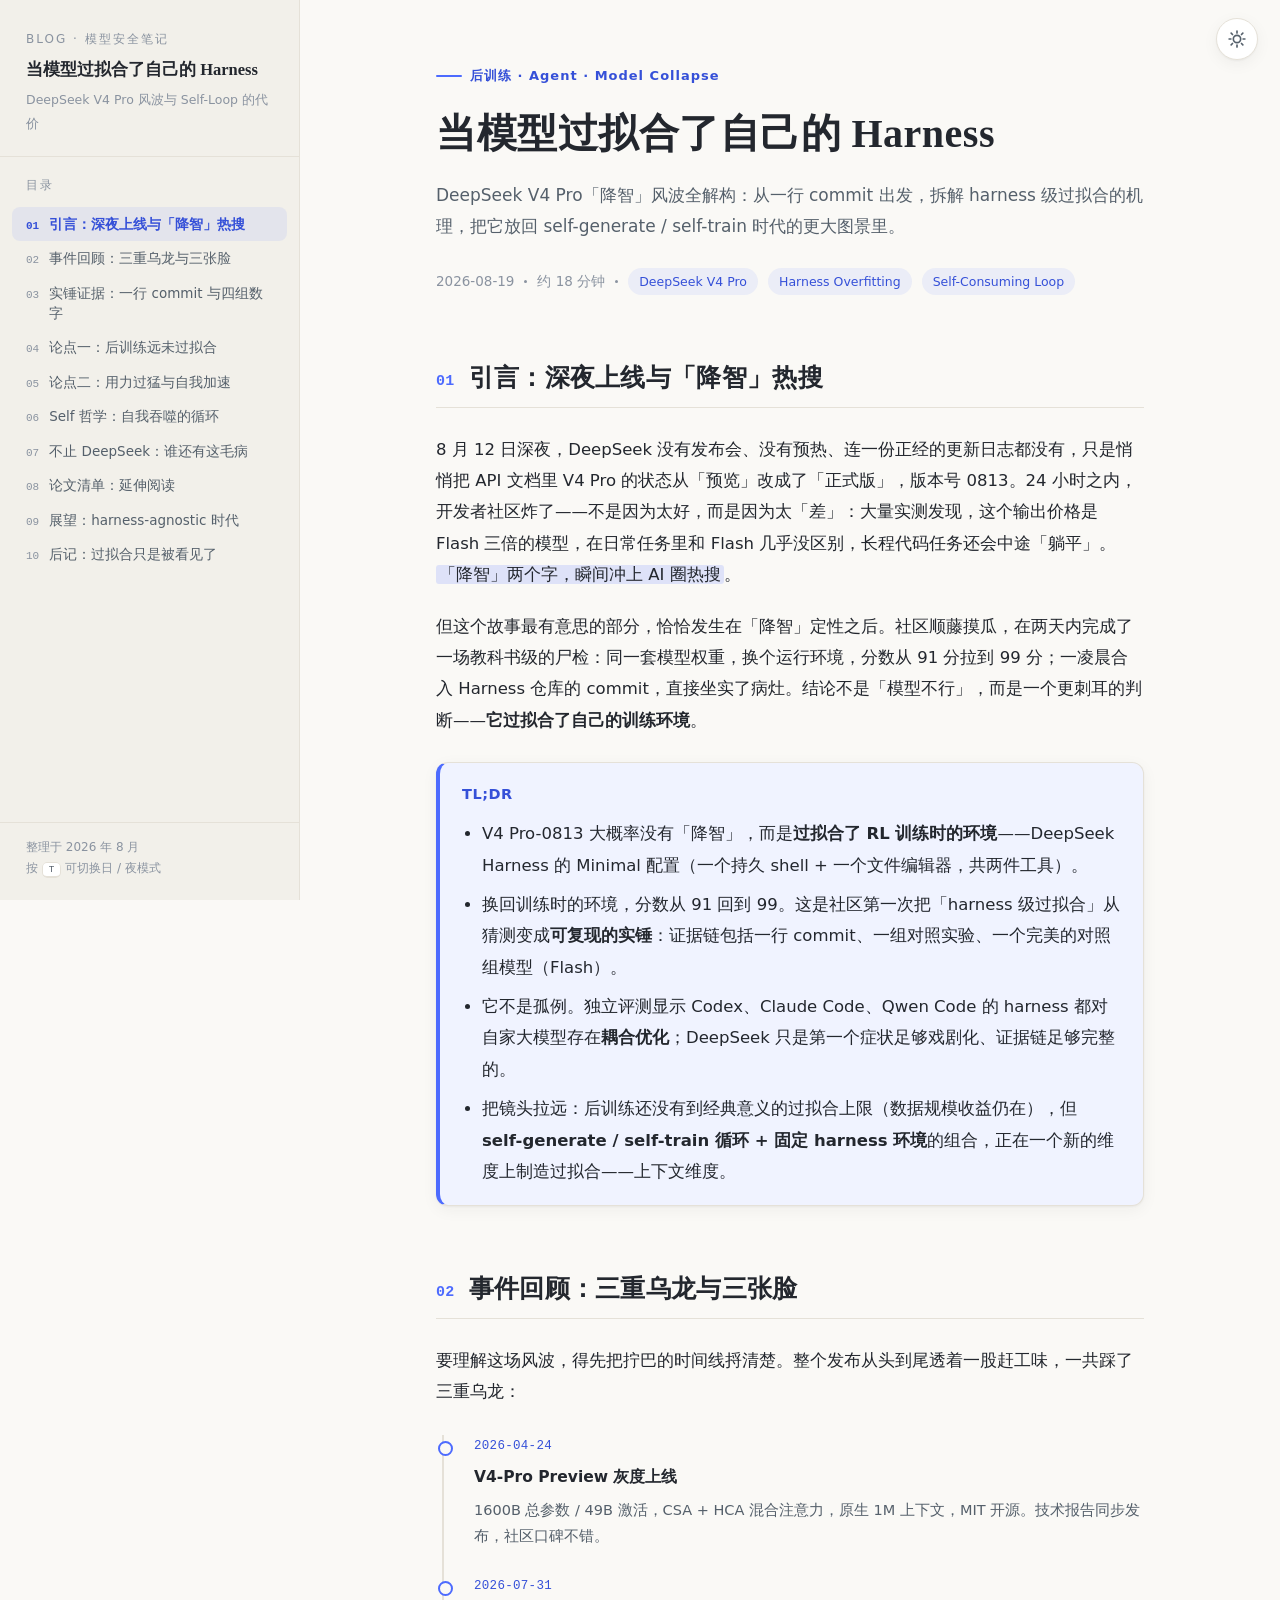
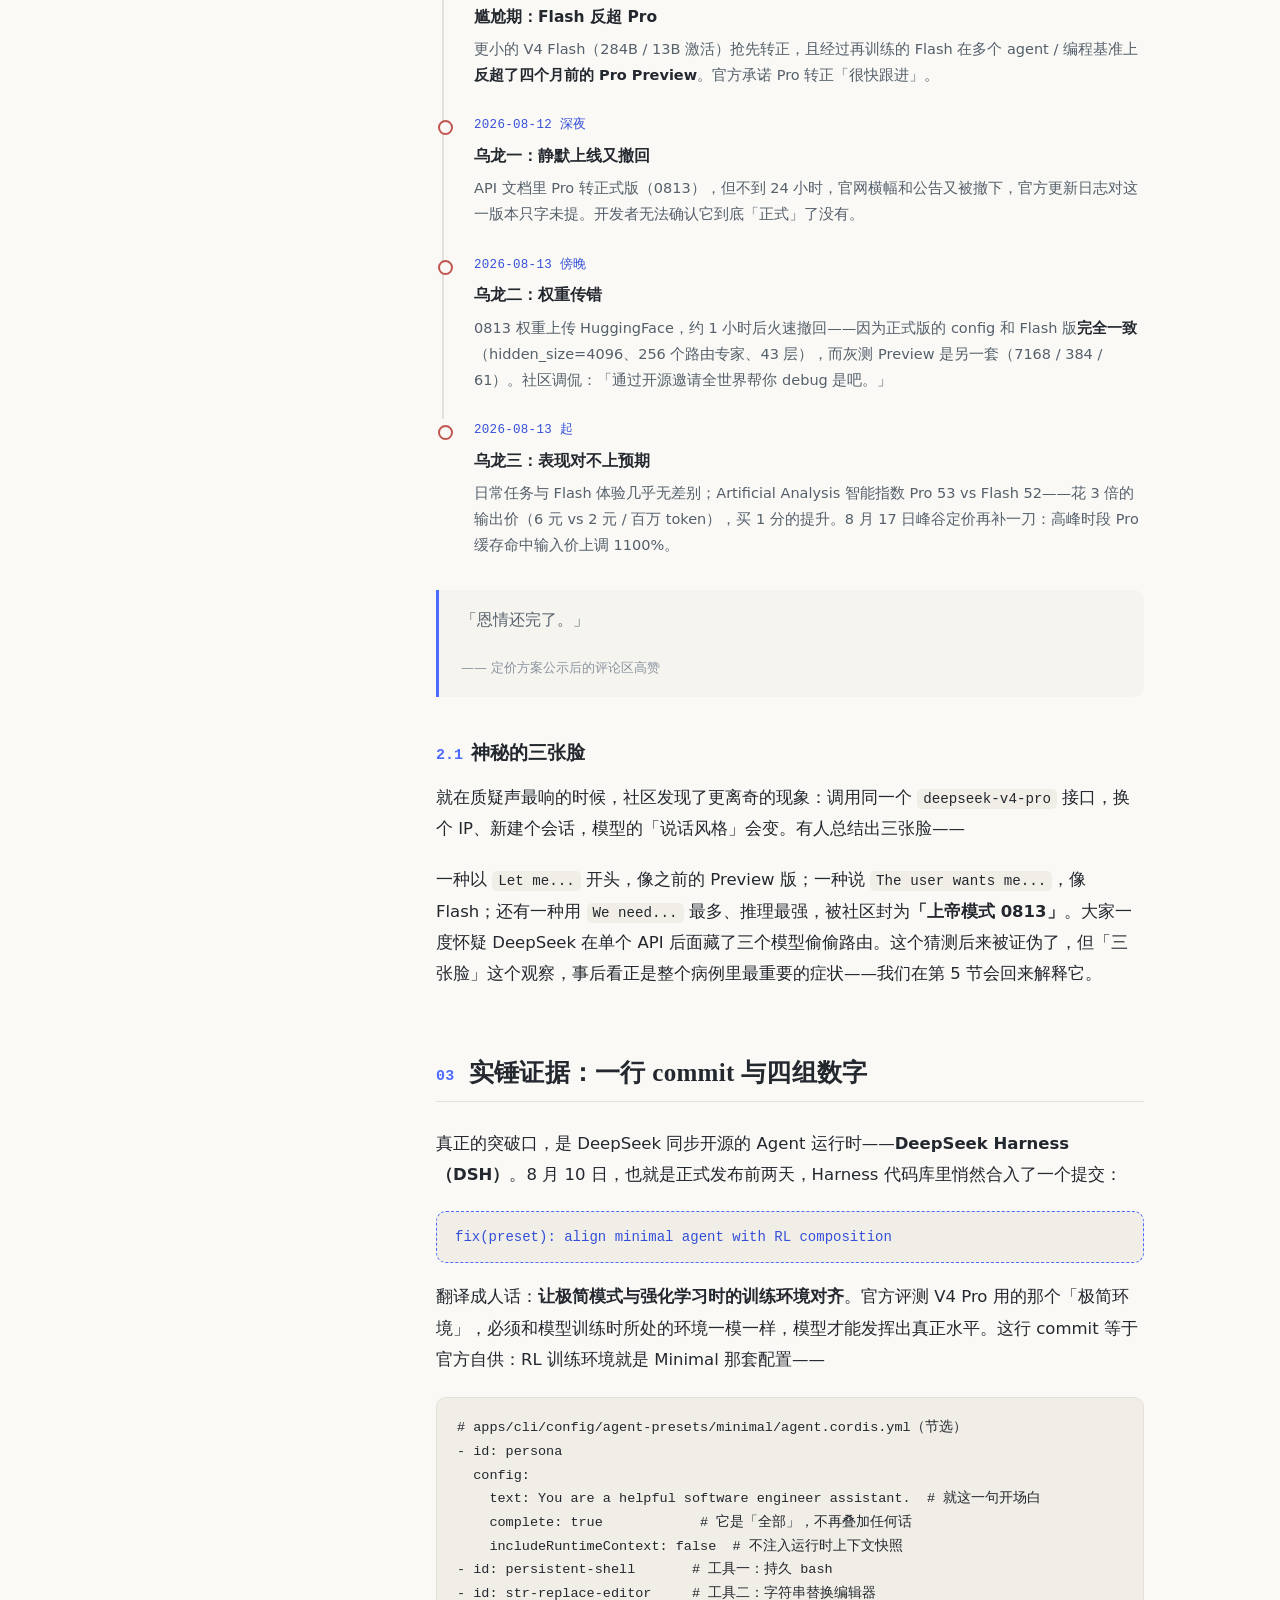
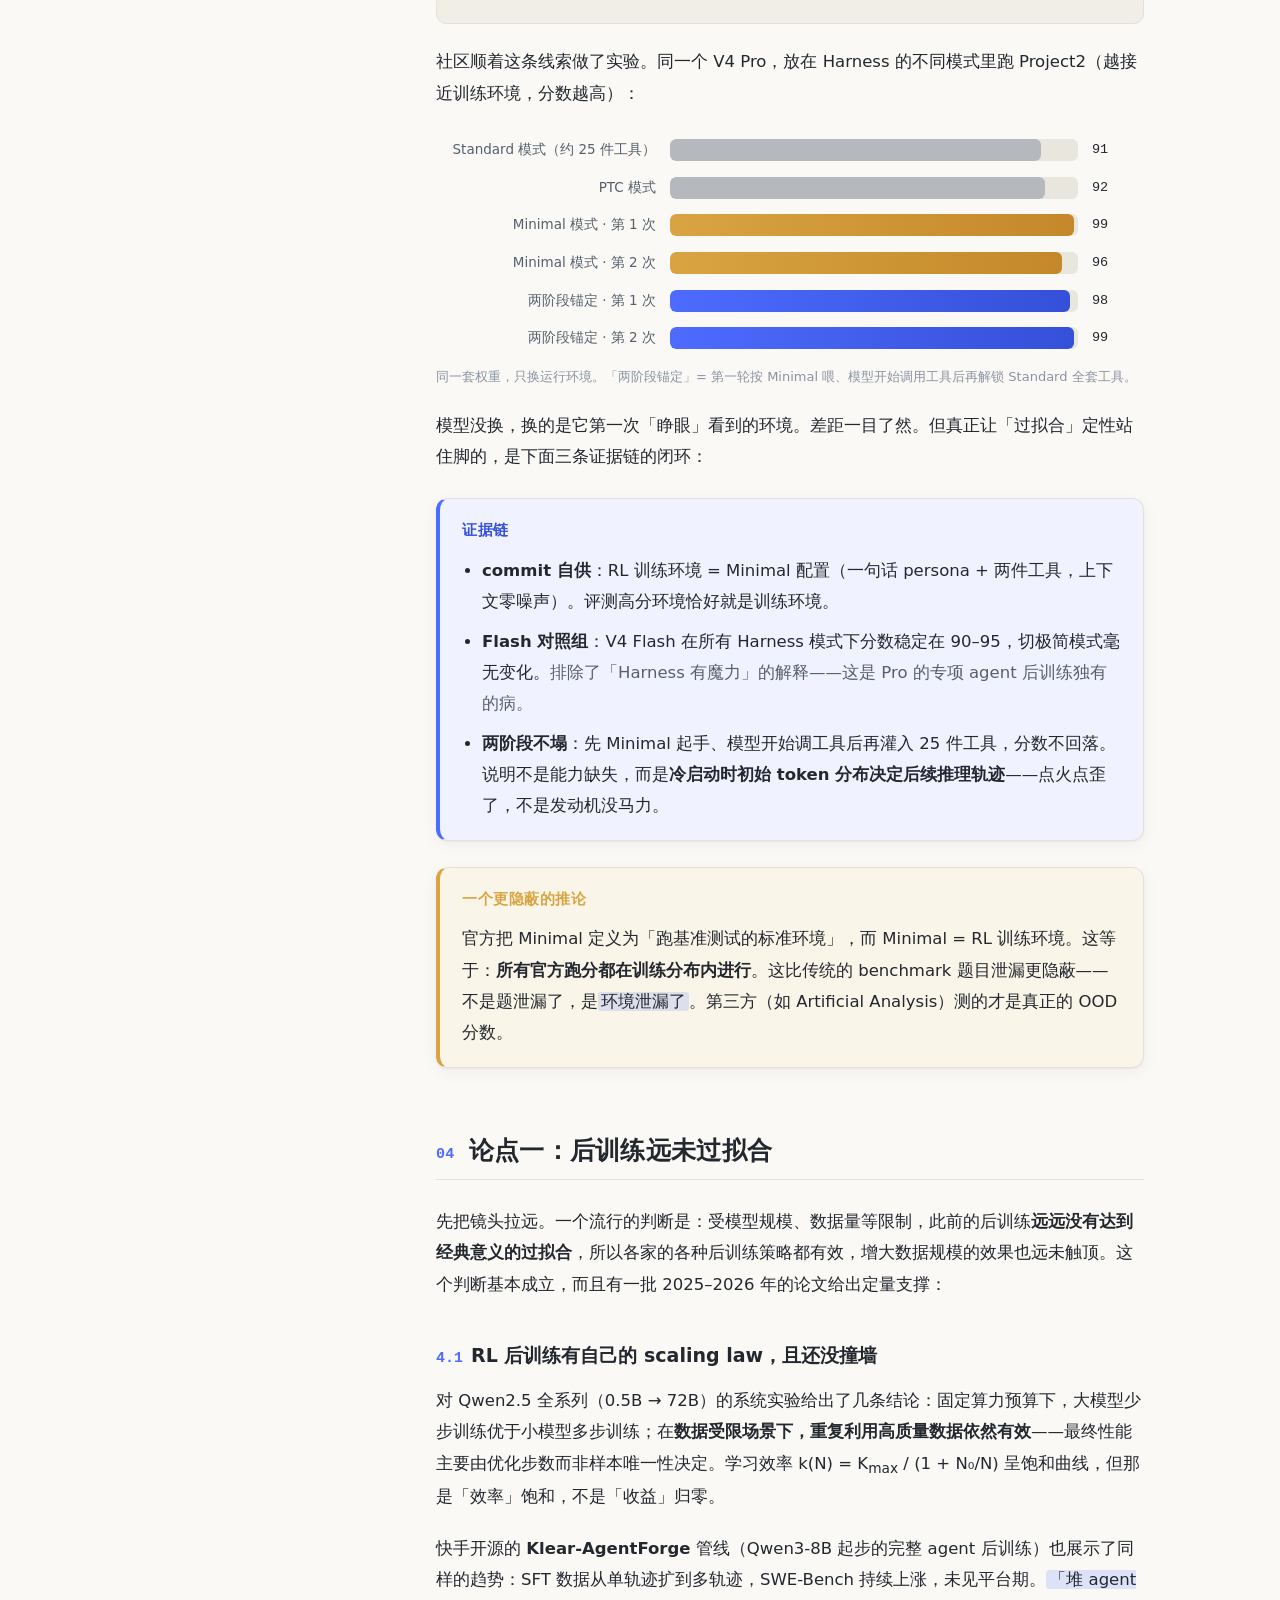
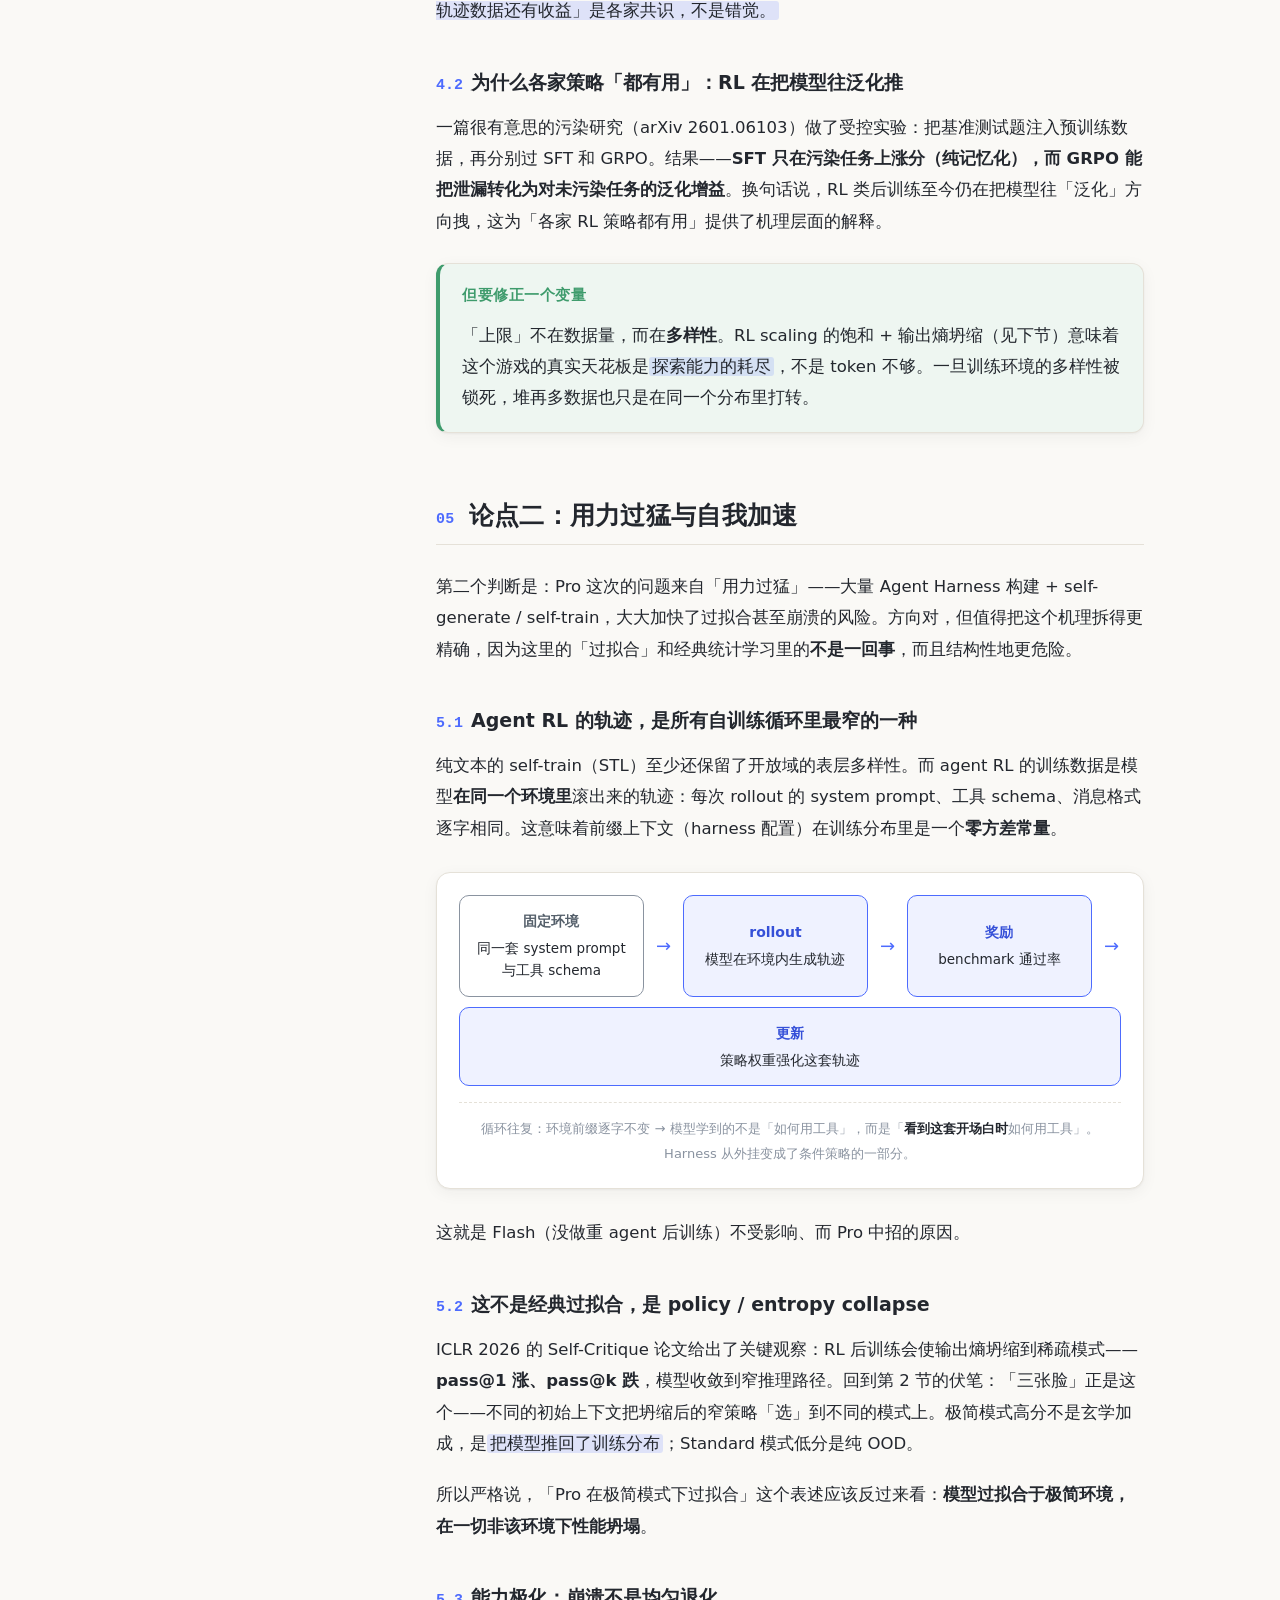
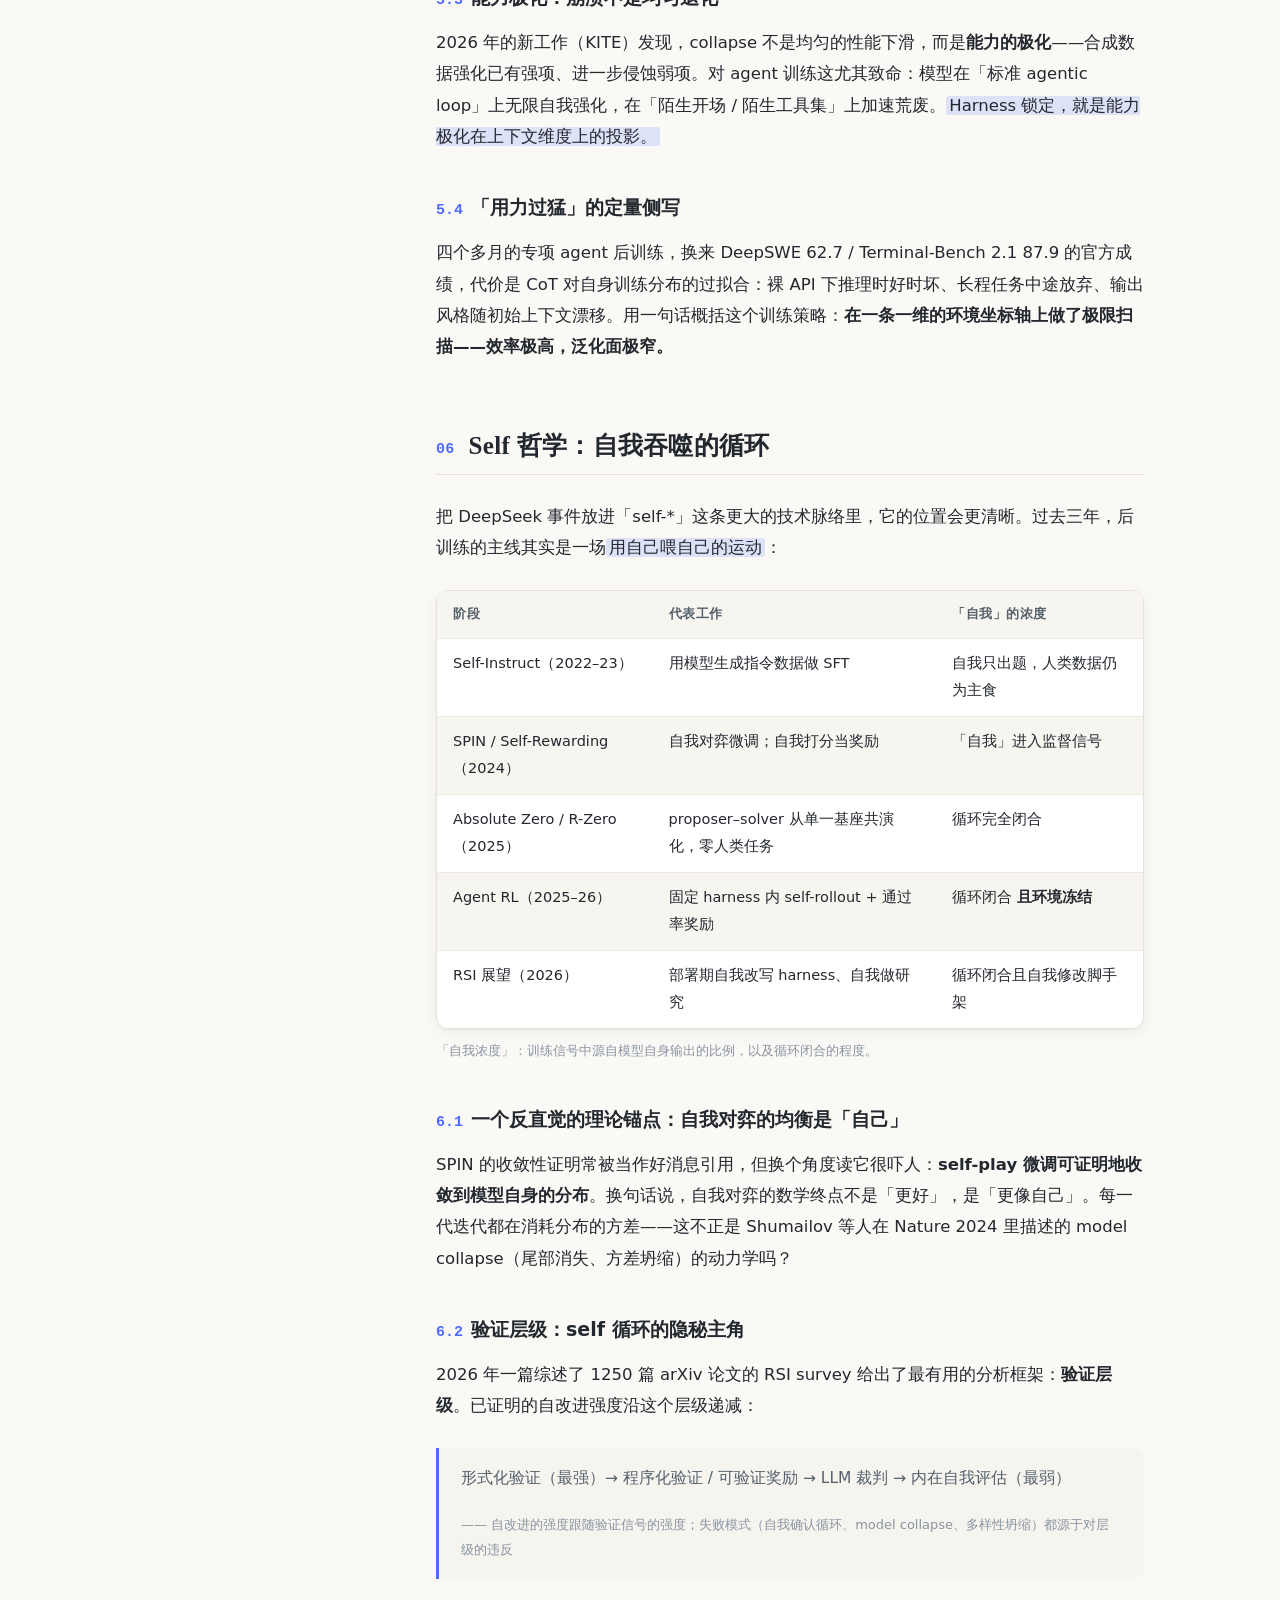
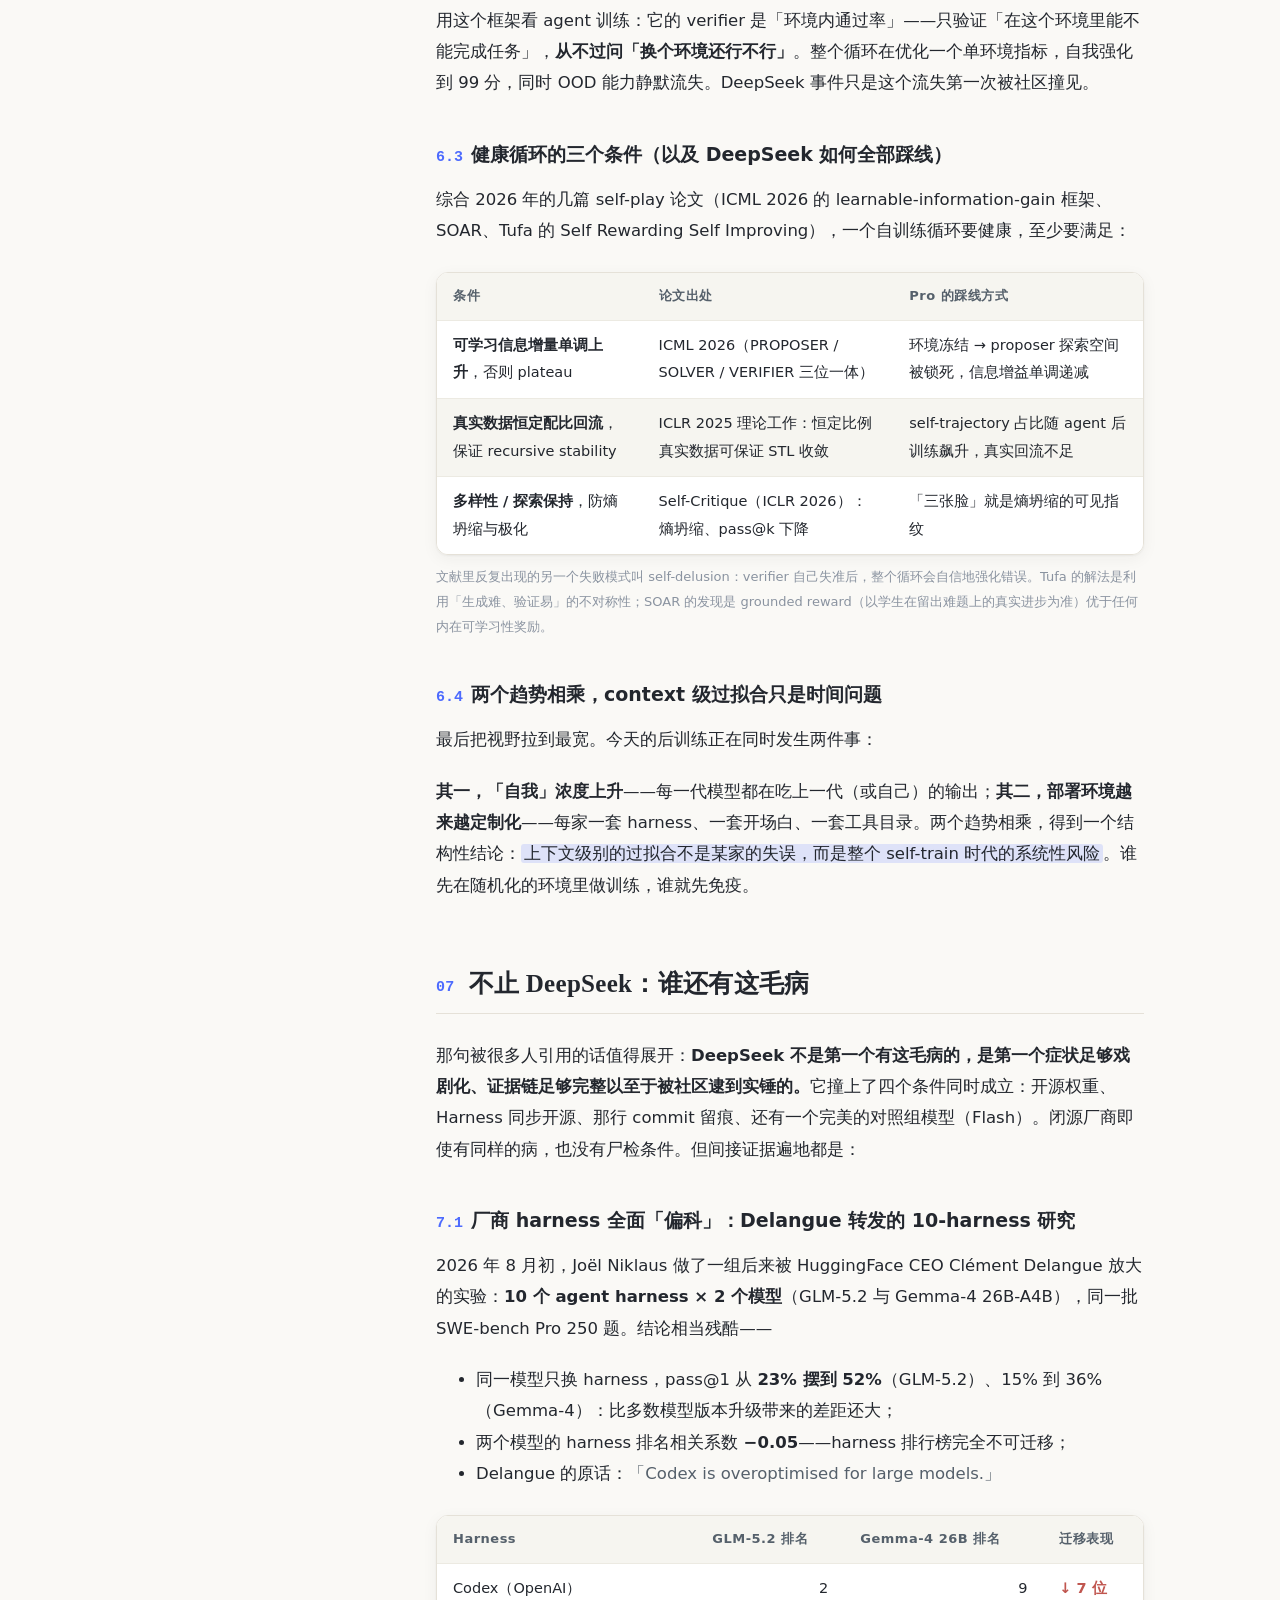
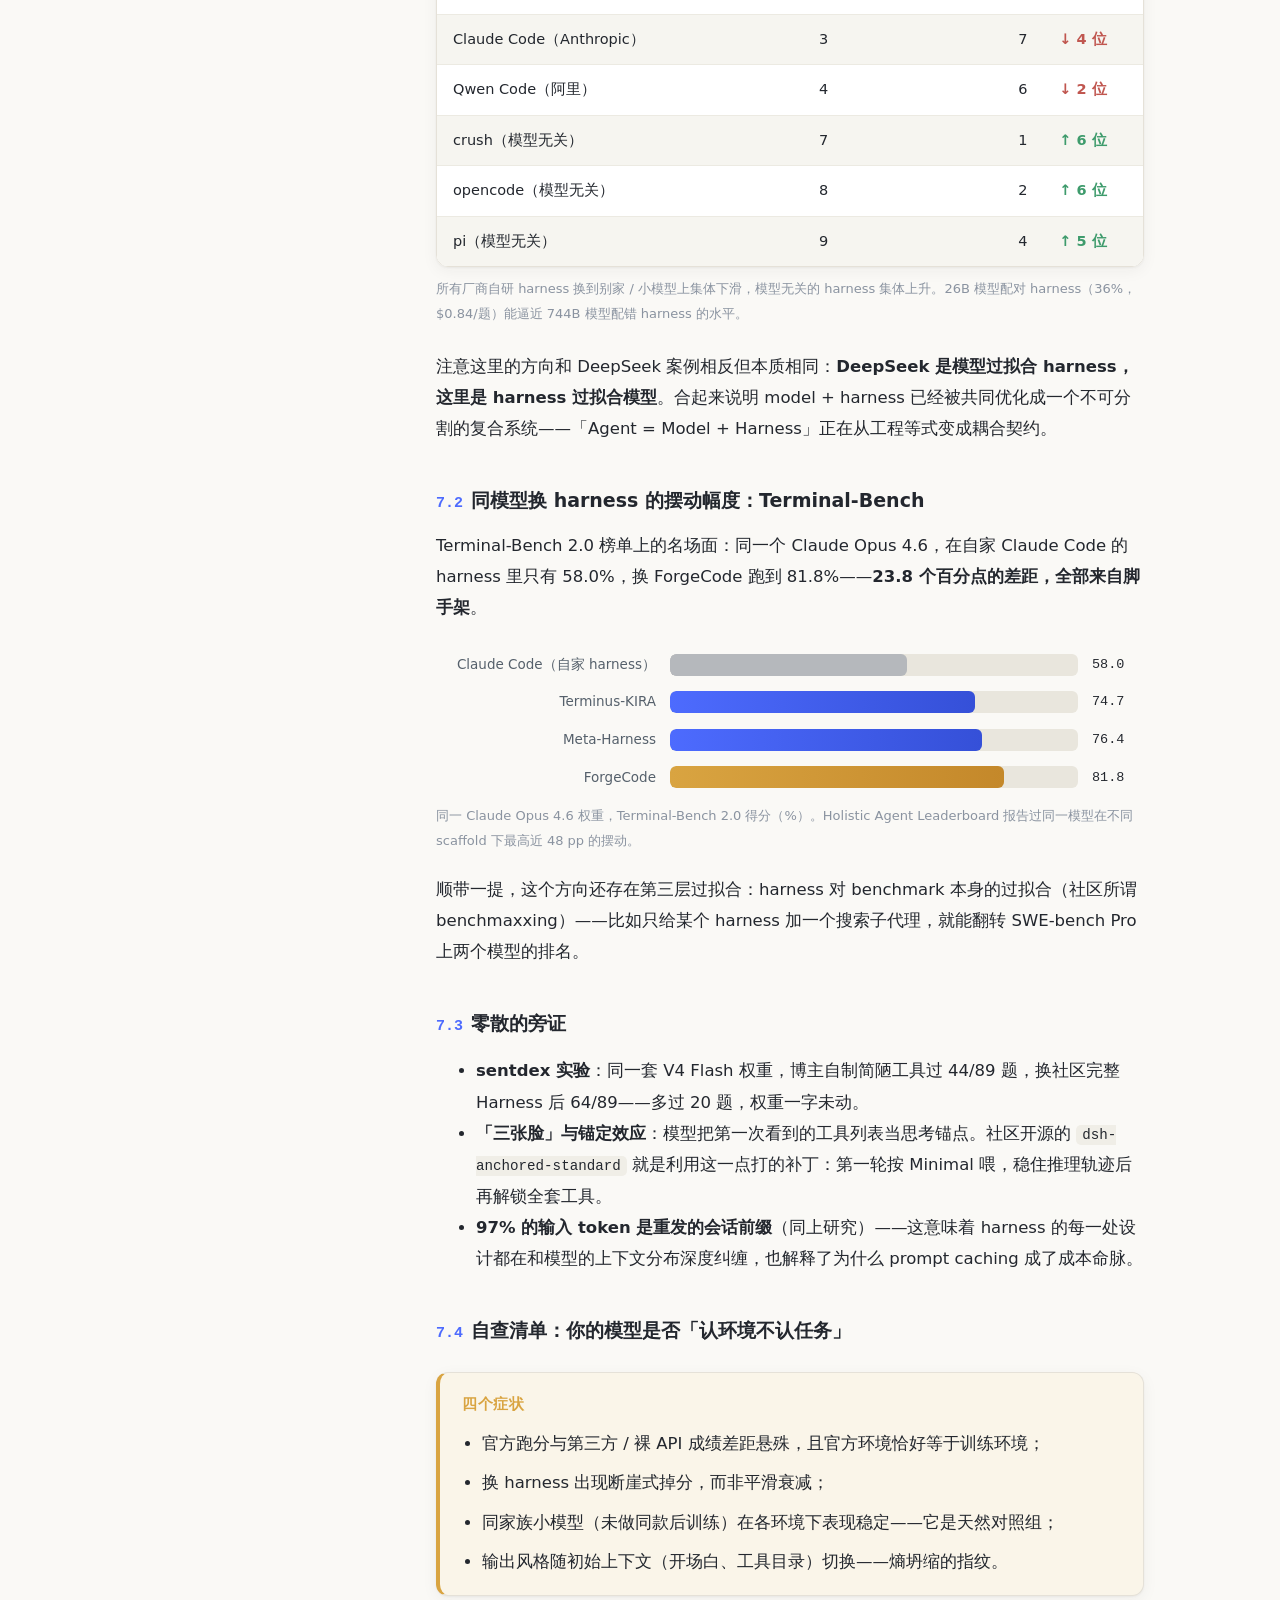
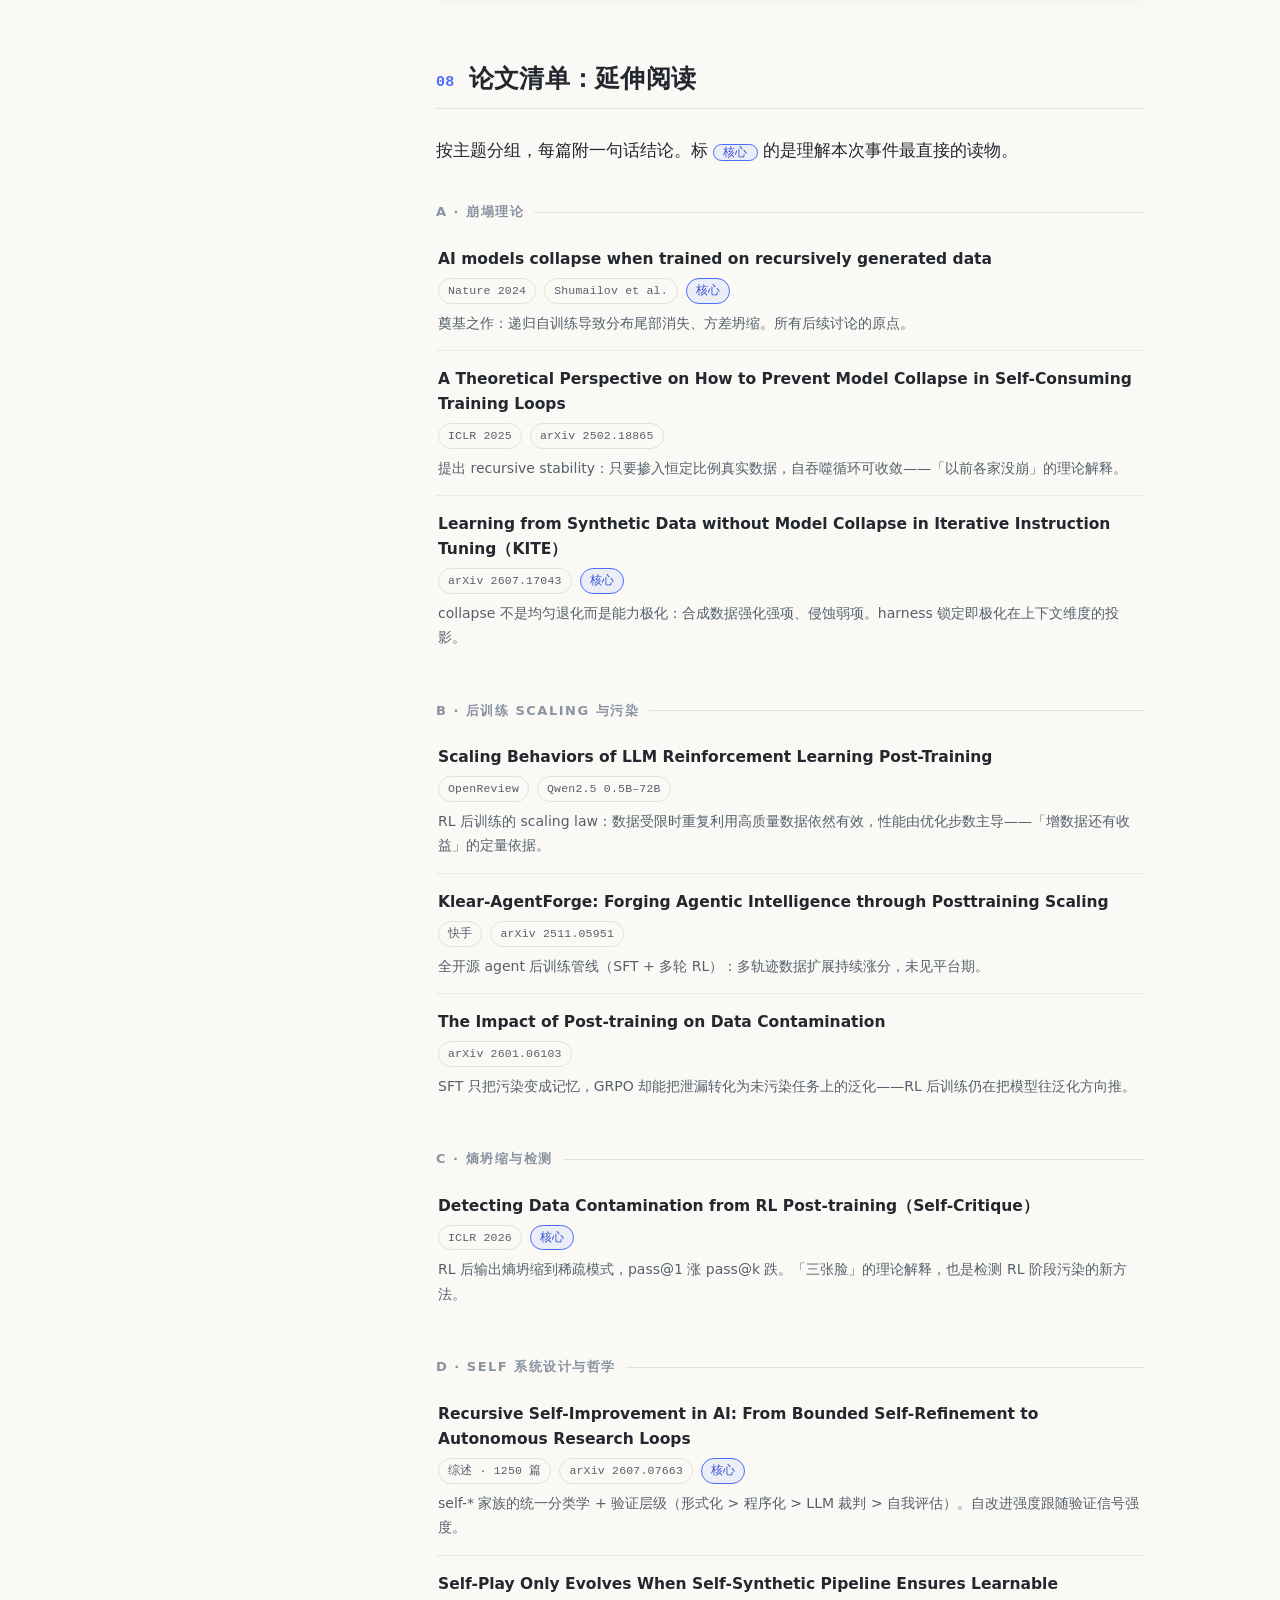
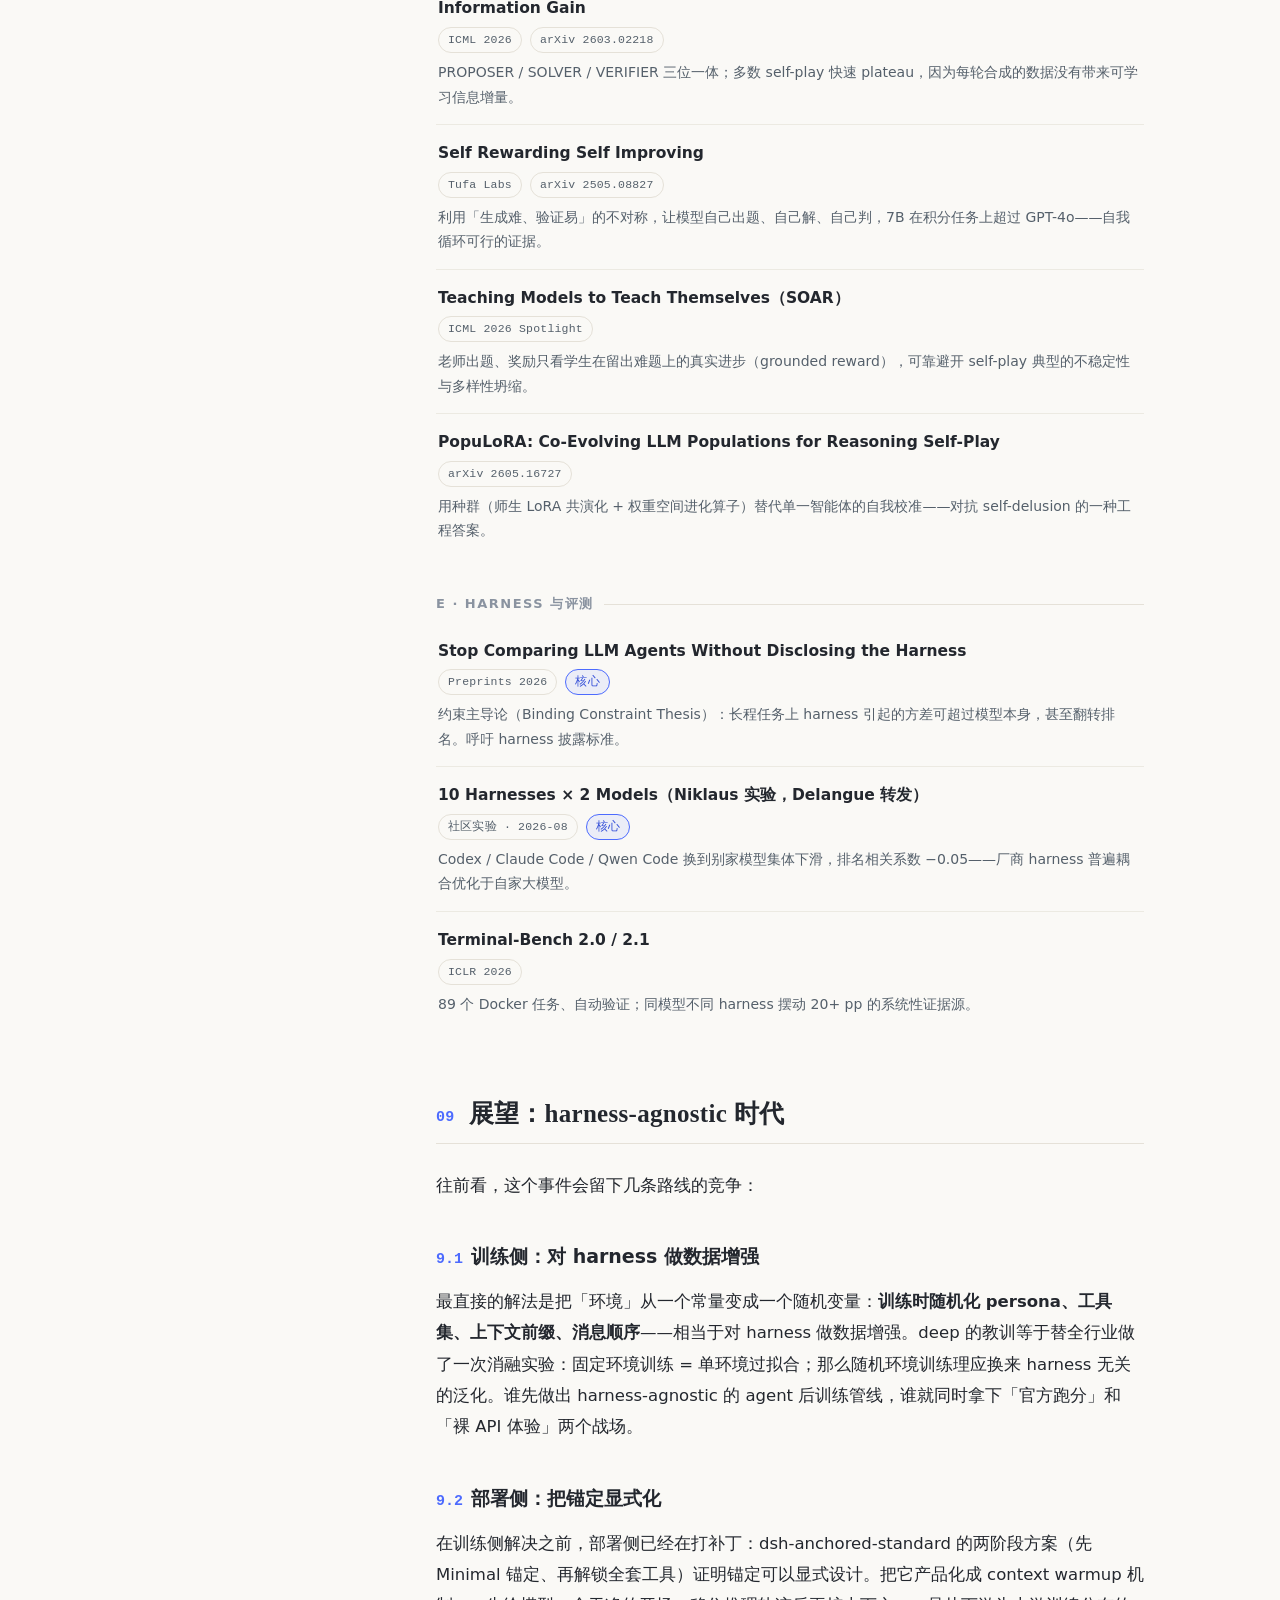
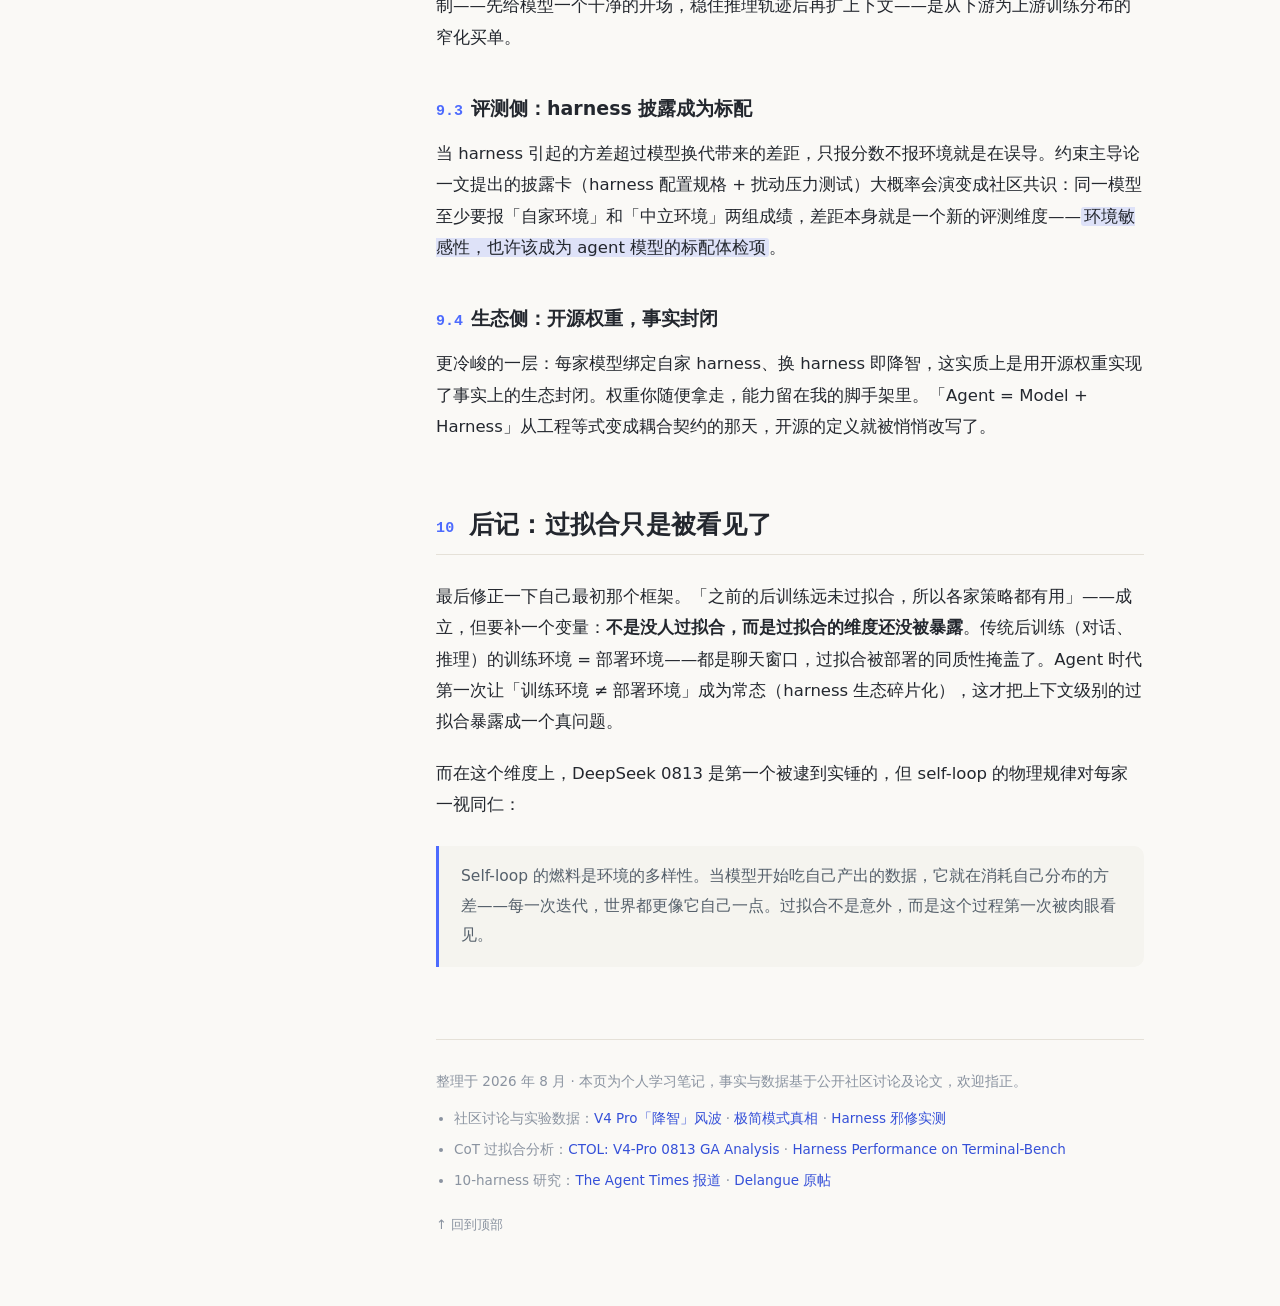
<file: assets/deepseek-harness-overfitting.html>
<!DOCTYPE html>
<html lang="zh-CN">
<head>
<meta charset="UTF-8">
<meta name="viewport" content="width=device-width, initial-scale=1.0">
<meta name="description" content="DeepSeek V4 Pro 降智风波全解构：harness 级过拟合、self-generate / self-train 训练循环的结构性风险，以及一篇延伸论文清单。">
<title>当模型过拟合了自己的 Harness —— DeepSeek V4 Pro 风波与 Self-Loop 的代价</title>
<link rel="icon" href="data:image/svg+xml,%3Csvg xmlns='http://www.w3.org/2000/svg' viewBox='0 0 32 32'%3E%3Ccircle cx='16' cy='16' r='14' fill='%234d6bfe'/%3E%3Ccircle cx='16' cy='16' r='14' fill='black' fill-opacity='0.5' clip-path='circle(14px at 16 16)'/%3E%3Cpath d='M16 2a14 14 0 0 1 0 28z' fill='%230f1115'/%3E%3C/svg%3E">
<script>
/* 提前应用主题，避免闪烁（默认白天，仅当用户明确选过黑夜才切换） */
(function () {
  if (localStorage.getItem('theme') === 'dark') {
    document.documentElement.setAttribute('data-theme', 'dark');
  }
})();
</script>
<style>
/* ============ 主题变量 ============ */
:root {
  color-scheme: light;
  --bg: #faf9f6;
  --bg-surface: #ffffff;
  --bg-sidebar: #f2f0ea;
  --bg-code: #f0eee7;
  --text: #23272e;
  --text-2: #55606b;
  --text-3: #8a93a0;
  --accent: #4d6bfe;
  --accent-strong: #3550d8;
  --accent-soft: rgba(77, 107, 254, 0.09);
  --accent-soft-2: rgba(77, 107, 254, 0.16);
  --border: #e5e1d8;
  --border-soft: #eceae2;
  --stripe: #f6f5f0;
  --shadow: 0 1px 2px rgba(30, 32, 38, 0.05), 0 4px 16px rgba(30, 32, 38, 0.05);
  --quote-bg: #f5f4ef;
  --warn-border: #d9a441;
  --warn-bg: #faf5e9;
  --ok-border: #3e9b6c;
  --ok-bg: #eef6f1;
  --key-border: #4d6bfe;
  --key-bg: #f0f3ff;
  --bar-track: #e9e6dd;
  --serif: "Noto Serif SC", "Songti SC", "STSong", "SimSun", Georgia, serif;
  --sans: "PingFang SC", "Hiragino Sans GB", "Microsoft YaHei", "Source Han Sans SC", "Segoe UI", system-ui, sans-serif;
  --mono: ui-monospace, "SF Mono", "JetBrains Mono", "Cascadia Code", Menlo, Consolas, monospace;
}
[data-theme="dark"] {
  color-scheme: dark;
  --bg: #0f1115;
  --bg-surface: #16191f;
  --bg-sidebar: #12141a;
  --bg-code: #1b1f27;
  --text: #e4e2dc;
  --text-2: #a7adb8;
  --text-3: #6c7380;
  --accent: #7d94ff;
  --accent-strong: #93a7ff;
  --accent-soft: rgba(125, 148, 255, 0.12);
  --accent-soft-2: rgba(125, 148, 255, 0.2);
  --border: #262b35;
  --border-soft: #1e222b;
  --stripe: #191d25;
  --shadow: 0 1px 2px rgba(0, 0, 0, 0.35), 0 6px 20px rgba(0, 0, 0, 0.3);
  --quote-bg: #191c23;
  --warn-border: #a8843c;
  --warn-bg: #201c12;
  --ok-border: #4d9a72;
  --ok-bg: #12201a;
  --key-border: #5c74e8;
  --key-bg: #171b2c;
  --bar-track: #232833;
}

/* ============ 基础 ============ */
* { box-sizing: border-box; }
html { scroll-behavior: smooth; }
body {
  margin: 0;
  background: var(--bg);
  color: var(--text);
  font-family: var(--sans);
  font-size: 16.5px;
  line-height: 1.9;
  -webkit-font-smoothing: antialiased;
  text-rendering: optimizeLegibility;
  transition: background 0.35s ease, color 0.35s ease;
}
a { color: var(--accent-strong); text-decoration: none; }
a:hover { text-decoration: underline; text-underline-offset: 3px; }
::selection { background: var(--accent-soft-2); }
mark { background: var(--accent-soft-2); color: inherit; padding: 0 3px; border-radius: 3px; }
kbd {
  font-family: var(--mono); font-size: 0.78em; padding: 1px 6px;
  border: 1px solid var(--border); border-bottom-width: 2px; border-radius: 5px;
  background: var(--bg-surface); color: var(--text-2);
}

/* ============ 顶部进度条 ============ */
#progress {
  position: fixed; top: 0; left: 0; height: 3px; width: 0;
  background: linear-gradient(90deg, var(--accent), var(--accent-strong));
  z-index: 300; transition: width 0.1s linear;
}

/* ============ 布局 ============ */
.layout { display: flex; min-height: 100vh; }

/* ---- 左侧目录 ---- */
.sidebar {
  width: 300px; flex-shrink: 0;
  position: sticky; top: 0; height: 100vh;
  background: var(--bg-sidebar);
  border-right: 1px solid var(--border);
  display: flex; flex-direction: column;
  padding: 28px 0 16px;
  transition: background 0.35s ease;
}
.sidebar-header { padding: 0 26px 20px; border-bottom: 1px solid var(--border); }
.sidebar-brand {
  font-size: 12px; letter-spacing: 2px; color: var(--text-3);
  text-transform: uppercase; margin-bottom: 6px;
}
.sidebar-title {
  font-family: var(--serif); font-size: 16.5px; font-weight: 700;
  line-height: 1.55; color: var(--text);
}
.sidebar-sub { font-size: 12.5px; color: var(--text-3); margin-top: 6px; }

.toc { flex: 1; overflow-y: auto; padding: 18px 12px 24px; }
.toc::-webkit-scrollbar { width: 5px; }
.toc::-webkit-scrollbar-thumb { background: var(--border); border-radius: 3px; }
.toc-label {
  font-size: 11.5px; letter-spacing: 2px; color: var(--text-3);
  padding: 0 14px 10px; text-transform: uppercase;
}
.toc ol { list-style: none; margin: 0; padding: 0; counter-reset: toc; }
.toc li { counter-increment: toc; }
.toc a {
  display: flex; align-items: baseline; gap: 10px;
  padding: 7px 14px; border-radius: 8px;
  color: var(--text-2); font-size: 13.5px; line-height: 1.5;
  transition: background 0.2s, color 0.2s;
}
.toc a::before {
  content: counter(toc, decimal-leading-zero);
  font-family: var(--mono); font-size: 11px; color: var(--text-3);
  flex-shrink: 0; transition: color 0.2s;
}
.toc a:hover { background: var(--accent-soft); color: var(--text); text-decoration: none; }
.toc a.active { background: var(--accent-soft); color: var(--accent-strong); font-weight: 600; }
.toc a.active::before { color: var(--accent-strong); }

.sidebar-footer {
  padding: 14px 26px 4px; border-top: 1px solid var(--border);
  font-size: 12px; color: var(--text-3); line-height: 1.8;
}

/* ---- 主内容 ---- */
.main-wrap { flex: 1; display: flex; justify-content: center; min-width: 0; }
main { width: 100%; max-width: 820px; padding: 56px 56px 80px; }

/* ============ 文章头部 ============ */
.post-header { margin-bottom: 48px; }
.post-eyebrow {
  display: inline-flex; align-items: center; gap: 8px;
  font-size: 13px; color: var(--accent-strong); font-weight: 600;
  letter-spacing: 1px; margin-bottom: 18px;
}
.post-eyebrow::before {
  content: ""; width: 26px; height: 2px; background: var(--accent); border-radius: 2px;
}
h1.post-title {
  font-family: var(--serif); font-size: clamp(28px, 4.5vw, 40px);
  line-height: 1.4; margin: 0 0 18px; font-weight: 800;
  letter-spacing: 0.5px;
}
.post-sub { font-size: 17px; color: var(--text-2); line-height: 1.8; margin: 0 0 26px; }
.post-meta { display: flex; flex-wrap: wrap; gap: 10px; align-items: center; font-size: 13.5px; color: var(--text-3); }
.post-meta .dot { width: 3px; height: 3px; border-radius: 50%; background: var(--text-3); }
.tag-chip {
  display: inline-block; padding: 2px 11px; border-radius: 20px;
  background: var(--accent-soft); color: var(--accent-strong);
  font-size: 12.5px; font-weight: 500;
}

/* ============ 章节与标题 ============ */
article section { scroll-margin-top: 28px; margin-bottom: 20px; }
h2 {
  font-family: var(--serif); font-size: 25px; font-weight: 700;
  margin: 64px 0 8px; line-height: 1.5; letter-spacing: 0.3px;
  display: flex; align-items: baseline; gap: 14px;
}
h2 .sec-no {
  font-family: var(--mono); font-size: 15px; font-weight: 600;
  color: var(--accent); flex-shrink: 0; position: relative; top: -1px;
}
h2::after { content: ""; }
.sec-rule { height: 1px; background: var(--border); margin: 10px 0 26px; }
h3 {
  font-size: 19px; font-weight: 700; margin: 40px 0 14px;
  line-height: 1.6; color: var(--text);
}
h3 .h3-no { color: var(--accent); font-family: var(--mono); font-size: 15px; margin-right: 8px; }
p { margin: 0 0 20px; }
strong { font-weight: 700; color: var(--text); }
em { font-style: normal; color: var(--text-2); }

/* ============ 引用块 ============ */
blockquote {
  margin: 26px 0; padding: 16px 22px;
  border-left: 3px solid var(--accent);
  background: var(--quote-bg); border-radius: 0 10px 10px 0;
  color: var(--text-2); font-size: 15.5px;
}
blockquote p:last-child { margin-bottom: 0; }
blockquote .quote-src { display: block; margin-top: 8px; font-size: 13px; color: var(--text-3); }

/* ============ 提示框 ============ */
.callout {
  margin: 26px 0; padding: 18px 22px; border-radius: 12px;
  border: 1px solid var(--border); border-left: 4px solid var(--accent);
  background: var(--bg-surface); box-shadow: var(--shadow);
}
.callout-title {
  display: flex; align-items: center; gap: 8px;
  font-weight: 700; font-size: 14.5px; margin-bottom: 10px; letter-spacing: 0.5px;
}
.callout p:last-child, .callout ul:last-child { margin-bottom: 0; }
.callout ul { margin: 0 0 4px; padding-left: 20px; }
.callout li { margin-bottom: 8px; }
.callout li:last-child { margin-bottom: 0; }
.callout-key { border-left-color: var(--key-border); background: var(--key-bg); }
.callout-key .callout-title { color: var(--accent-strong); }
.callout-warn { border-left-color: var(--warn-border); background: var(--warn-bg); }
.callout-warn .callout-title { color: var(--warn-border); }
.callout-ok { border-left-color: var(--ok-border); background: var(--ok-bg); }
.callout-ok .callout-title { color: var(--ok-border); }

/* ============ 代码 ============ */
code {
  font-family: var(--mono); font-size: 0.86em;
  background: var(--bg-code); padding: 2px 6px; border-radius: 5px;
  color: var(--text);
}
pre {
  background: var(--bg-code); border: 1px solid var(--border);
  border-radius: 10px; padding: 18px 20px; overflow-x: auto;
  margin: 22px 0; font-size: 13.5px; line-height: 1.75;
}
pre code { background: none; padding: 0; font-size: inherit; }
.commit-line {
  font-family: var(--mono); font-size: 14px;
  padding: 12px 18px; border-radius: 10px;
  background: var(--bg-code); border: 1px dashed var(--accent);
  color: var(--accent-strong); margin: 18px 0; overflow-x: auto;
  white-space: nowrap;
}

/* ============ 表格 ============ */
.table-wrap { overflow-x: auto; margin: 26px 0; border-radius: 12px; border: 1px solid var(--border); box-shadow: var(--shadow); }
table { border-collapse: collapse; width: 100%; font-size: 14.5px; background: var(--bg-surface); }
th, td { padding: 11px 16px; text-align: left; border-bottom: 1px solid var(--border-soft); vertical-align: top; }
th {
  font-size: 13px; letter-spacing: 0.5px; color: var(--text-2); font-weight: 600;
  background: var(--stripe); white-space: nowrap;
}
tr:last-child td { border-bottom: none; }
tbody tr:nth-child(even) { background: var(--stripe); }
td.num, th.num { text-align: right; font-variant-numeric: tabular-nums; }
.delta-down { color: #c0564f; font-weight: 600; }
.delta-up { color: #3e9b6c; font-weight: 600; }
[data-theme="dark"] .delta-down { color: #e07a72; }
[data-theme="dark"] .delta-up { color: #6cbd93; }
.table-note { font-size: 13px; color: var(--text-3); margin-top: -16px; margin-bottom: 24px; }

/* ============ 横向条形图 ============ */
.bars { margin: 28px 0; display: flex; flex-direction: column; gap: 12px; }
.bar-row { display: grid; grid-template-columns: 220px 1fr 52px; align-items: center; gap: 14px; }
.bar-label { font-size: 13.5px; color: var(--text-2); text-align: right; line-height: 1.45; }
.bar-track { height: 22px; background: var(--bar-track); border-radius: 6px; overflow: hidden; }
.bar-fill {
  height: 100%; width: 0; border-radius: 6px;
  background: linear-gradient(90deg, var(--accent), var(--accent-strong));
  transition: width 1s cubic-bezier(0.25, 0.8, 0.3, 1);
}
.bar-fill.dim { background: var(--text-3); opacity: 0.55; }
.bar-fill.gold { background: linear-gradient(90deg, #d9a441, #c4882a); }
.bar-value {
  font-family: var(--mono); font-size: 13.5px; color: var(--text);
  font-variant-numeric: tabular-nums; text-align: left;
}
.bars-caption { font-size: 13px; color: var(--text-3); margin-top: -14px; }

/* ============ 循环示意图 ============ */
.loop {
  display: flex; flex-wrap: wrap; align-items: stretch; gap: 10px;
  margin: 28px 0; padding: 22px; border-radius: 14px;
  background: var(--bg-surface); border: 1px solid var(--border);
  box-shadow: var(--shadow);
}
.loop-node {
  flex: 1 1 150px; min-width: 140px; padding: 14px 14px;
  border: 1.5px solid var(--accent); border-radius: 10px;
  background: var(--accent-soft); font-size: 13.5px; line-height: 1.65;
  display: flex; flex-direction: column; justify-content: center; text-align: center;
}
.loop-node b { display: block; font-size: 14px; margin-bottom: 4px; color: var(--accent-strong); }
.loop-node.gray { border-color: var(--text-3); background: transparent; }
.loop-node.gray b { color: var(--text-2); }
.loop-arrow {
  align-self: center; font-size: 18px; color: var(--accent);
  flex: 0 0 auto; padding: 0 2px;
}
.loop-foot {
  flex-basis: 100%; text-align: center; font-size: 13px;
  color: var(--text-3); border-top: 1px dashed var(--border);
  padding-top: 14px; margin-top: 6px;
}

/* ============ 时间线 ============ */
.timeline { margin: 28px 0; padding-left: 6px; }
.timeline-item { position: relative; padding: 0 0 26px 30px; border-left: 2px solid var(--border); }
.timeline-item:last-child { padding-bottom: 4px; border-left-color: transparent; }
.timeline-item::before {
  content: ""; position: absolute; left: -6.5px; top: 6px;
  width: 11px; height: 11px; border-radius: 50%;
  background: var(--bg); border: 2.5px solid var(--accent);
}
.timeline-item.red::before { border-color: #c0564f; }
.timeline-time {
  font-family: var(--mono); font-size: 12.5px; color: var(--accent-strong);
  margin-bottom: 4px; letter-spacing: 0.3px;
}
.timeline-title { font-weight: 700; font-size: 15.5px; margin-bottom: 4px; }
.timeline-body { font-size: 14.5px; color: var(--text-2); line-height: 1.8; }
.timeline-body p { margin-bottom: 8px; }
.timeline-body p:last-child { margin-bottom: 0; }

/* ============ 论文清单 ============ */
.paper-group-title {
  font-size: 13px; letter-spacing: 1.5px; color: var(--text-3);
  margin: 34px 0 6px; text-transform: uppercase; font-weight: 600;
  display: flex; align-items: center; gap: 10px;
}
.paper-group-title::after { content: ""; flex: 1; height: 1px; background: var(--border); }
.paper-list { list-style: none; margin: 0; padding: 0; }
.paper {
  padding: 16px 2px 15px; border-bottom: 1px solid var(--border-soft);
}
.paper:last-child { border-bottom: none; }
.paper-title { font-size: 15.5px; font-weight: 600; line-height: 1.6; margin-bottom: 6px; }
.paper-title a { color: var(--text); }
.paper-title a:hover { color: var(--accent-strong); }
.paper-meta { display: flex; flex-wrap: wrap; gap: 8px; margin-bottom: 7px; }
.ptag {
  font-size: 11.5px; padding: 1px 9px; border-radius: 20px;
  border: 1px solid var(--border); color: var(--text-2);
  font-family: var(--mono); letter-spacing: 0.2px; white-space: nowrap;
}
.ptag.hl { border-color: var(--accent); color: var(--accent-strong); background: var(--accent-soft); }
.paper-note { font-size: 14px; color: var(--text-2); line-height: 1.75; margin: 0; }

/* ============ 主题切换按钮 ============ */
.theme-toggle {
  position: fixed; top: 18px; right: 22px; z-index: 250;
  width: 42px; height: 42px; border-radius: 50%;
  border: 1px solid var(--border); background: var(--bg-surface);
  color: var(--text-2); cursor: pointer;
  display: flex; align-items: center; justify-content: center;
  box-shadow: var(--shadow); transition: transform 0.2s, background 0.35s, color 0.2s;
}
.theme-toggle:hover { transform: rotate(20deg) scale(1.06); color: var(--accent-strong); border-color: var(--accent); }
.theme-toggle svg { width: 20px; height: 20px; }
.theme-toggle .icon-moon { display: none; }
[data-theme="dark"] .theme-toggle .icon-moon { display: block; }
[data-theme="dark"] .theme-toggle .icon-sun { display: none; }

/* ============ 移动端抽屉 ============ */
.mobile-bar {
  display: none; position: fixed; top: 0; left: 0; right: 0; z-index: 200;
  height: 54px; background: var(--bg-surface);
  border-bottom: 1px solid var(--border);
  align-items: center; gap: 12px; padding: 0 16px;
}
.menu-btn {
  width: 38px; height: 38px; border-radius: 9px; border: 1px solid var(--border);
  background: transparent; color: var(--text); cursor: pointer;
  display: flex; align-items: center; justify-content: center; flex-shrink: 0;
}
.menu-btn svg { width: 19px; height: 19px; }
.mobile-title {
  font-family: var(--serif); font-size: 14.5px; font-weight: 700;
  white-space: nowrap; overflow: hidden; text-overflow: ellipsis;
}
.overlay {
  display: none; position: fixed; inset: 0; z-index: 220;
  background: rgba(10, 12, 16, 0.45); backdrop-filter: blur(2px);
}
body.drawer-open .overlay { display: block; }

/* ============ 页脚 ============ */
.post-footer {
  margin-top: 72px; padding-top: 28px; border-top: 1px solid var(--border);
  font-size: 13.5px; color: var(--text-3); line-height: 2;
}
.post-footer .ref-list { padding-left: 18px; margin: 10px 0 0; }
.post-footer .ref-list li { margin-bottom: 4px; }
.back-top {
  display: inline-flex; align-items: center; gap: 6px; margin-top: 14px;
  font-size: 13px; color: var(--text-3);
}
.back-top:hover { color: var(--accent-strong); }

/* ============ 响应式 ============ */
@media (max-width: 1080px) {
  .mobile-bar { display: flex; }
  .sidebar {
    position: fixed; left: 0; top: 0; z-index: 240;
    transform: translateX(-102%); transition: transform 0.3s ease;
    padding-top: 66px; box-shadow: none;
  }
  body.drawer-open .sidebar { transform: translateX(0); box-shadow: 0 0 60px rgba(0,0,0,0.35); }
  .main-wrap { padding-top: 54px; }
  main { padding: 36px 26px 64px; }
  .theme-toggle { top: 68px; right: 16px; }
  .bar-row { grid-template-columns: 130px 1fr 44px; }
  .bar-label { font-size: 12px; }
  h2 { font-size: 22px; }
}
@media (max-width: 560px) {
  main { padding: 28px 18px 56px; }
  body { font-size: 15.5px; }
  .bar-row { grid-template-columns: 1fr; gap: 4px; }
  .bar-label { text-align: left; }
  .bar-value { grid-row: 1; grid-column: 2; text-align: right; }
  .bar-track { grid-column: 1 / -1; }
}
</style>
</head>
<body>

<div id="progress"></div>

<!-- 移动端顶栏 -->
<div class="mobile-bar">
  <button class="menu-btn" id="menuBtn" aria-label="打开目录">
    <svg viewBox="0 0 24 24" fill="none" stroke="currentColor" stroke-width="2" stroke-linecap="round"><path d="M3 6h18M3 12h18M3 18h18"/></svg>
  </button>
  <div class="mobile-title">当模型过拟合了自己的 Harness</div>
</div>
<div class="overlay" id="overlay"></div>

<div class="layout">

  <!-- 左侧目录 -->
  <aside class="sidebar" id="sidebar">
    <div class="sidebar-header">
      <div class="sidebar-brand">Blog · 模型安全笔记</div>
      <div class="sidebar-title">当模型过拟合了自己的 Harness</div>
      <div class="sidebar-sub">DeepSeek V4 Pro 风波与 Self-Loop 的代价</div>
    </div>
    <nav class="toc" id="toc" aria-label="文章目录">
      <div class="toc-label">目录</div>
      <ol>
        <li><a href="#intro">引言：深夜上线与「降智」热搜</a></li>
        <li><a href="#event">事件回顾：三重乌龙与三张脸</a></li>
        <li><a href="#evidence">实锤证据：一行 commit 与四组数字</a></li>
        <li><a href="#claim1">论点一：后训练远未过拟合</a></li>
        <li><a href="#claim2">论点二：用力过猛与自我加速</a></li>
        <li><a href="#self">Self 哲学：自我吞噬的循环</a></li>
        <li><a href="#others">不止 DeepSeek：谁还有这毛病</a></li>
        <li><a href="#papers">论文清单：延伸阅读</a></li>
        <li><a href="#outlook">展望：harness-agnostic 时代</a></li>
        <li><a href="#epilogue">后记：过拟合只是被看见了</a></li>
      </ol>
    </nav>
    <div class="sidebar-footer">
      整理于 2026 年 8 月<br>
      按 <kbd>T</kbd> 可切换日 / 夜模式
    </div>
  </aside>

  <div class="main-wrap">
  <main>

    <!-- 主题切换（右上角） -->
    <button class="theme-toggle" id="themeToggle" aria-label="切换日间 / 夜间模式" title="切换日间 / 夜间模式（快捷键 T）">
      <svg class="icon-sun" viewBox="0 0 24 24" fill="none" stroke="currentColor" stroke-width="2" stroke-linecap="round"><circle cx="12" cy="12" r="4.4"/><path d="M12 2.5v2.2M12 19.3v2.2M2.5 12h2.2M19.3 12h2.2M5 5l1.6 1.6M17.4 17.4L19 19M19 5l-1.6 1.6M6.6 17.4L5 19"/></svg>
      <svg class="icon-moon" viewBox="0 0 24 24" fill="none" stroke="currentColor" stroke-width="2" stroke-linecap="round" stroke-linejoin="round"><path d="M20.6 14.2A8.8 8.8 0 0 1 9.8 3.4a8.8 8.8 0 1 0 10.8 10.8z"/></svg>
    </button>

    <!-- 文章头部 -->
    <header class="post-header">
      <div class="post-eyebrow">后训练 · Agent · Model Collapse</div>
      <h1 class="post-title">当模型过拟合了自己的 Harness</h1>
      <p class="post-sub">DeepSeek V4 Pro「降智」风波全解构：从一行 commit 出发，拆解 harness 级过拟合的机理，把它放回 self-generate / self-train 时代的更大图景里。</p>
      <div class="post-meta">
        <span>2026-08-19</span>
        <span class="dot"></span>
        <span>约 18 分钟</span>
        <span class="dot"></span>
        <span class="tag-chip">DeepSeek V4 Pro</span>
        <span class="tag-chip">Harness Overfitting</span>
        <span class="tag-chip">Self-Consuming Loop</span>
      </div>
    </header>

    <article>

      <!-- 01 引言 -->
      <section id="intro">
        <h2><span class="sec-no">01</span>引言：深夜上线与「降智」热搜</h2>
        <div class="sec-rule"></div>
        <p>8 月 12 日深夜，DeepSeek 没有发布会、没有预热、连一份正经的更新日志都没有，只是悄悄把 API 文档里 V4 Pro 的状态从「预览」改成了「正式版」，版本号 0813。24 小时之内，开发者社区炸了——不是因为太好，而是因为太「差」：大量实测发现，这个输出价格是 Flash 三倍的模型，在日常任务里和 Flash 几乎没区别，长程代码任务还会中途「躺平」。<mark>「降智」两个字，瞬间冲上 AI 圈热搜</mark>。</p>
        <p>但这个故事最有意思的部分，恰恰发生在「降智」定性之后。社区顺藤摸瓜，在两天内完成了一场教科书级的尸检：同一套模型权重，换个运行环境，分数从 91 分拉到 99 分；一凌晨合入 Harness 仓库的 commit，直接坐实了病灶。结论不是「模型不行」，而是一个更刺耳的判断——<strong>它过拟合了自己的训练环境</strong>。</p>
        <div class="callout callout-key">
          <div class="callout-title">TL;DR</div>
          <ul>
            <li>V4 Pro-0813 大概率没有「降智」，而是<strong>过拟合了 RL 训练时的环境</strong>——DeepSeek Harness 的 Minimal 配置（一个持久 shell + 一个文件编辑器，共两件工具）。</li>
            <li>换回训练时的环境，分数从 91 回到 99。这是社区第一次把「harness 级过拟合」从猜测变成<strong>可复现的实锤</strong>：证据链包括一行 commit、一组对照实验、一个完美的对照组模型（Flash）。</li>
            <li>它不是孤例。独立评测显示 Codex、Claude Code、Qwen Code 的 harness 都对自家大模型存在<strong>耦合优化</strong>；DeepSeek 只是第一个症状足够戏剧化、证据链足够完整的。</li>
            <li>把镜头拉远：后训练还没有到经典意义的过拟合上限（数据规模收益仍在），但 <strong>self-generate / self-train 循环 + 固定 harness 环境</strong>的组合，正在一个新的维度上制造过拟合——上下文维度。</li>
          </ul>
        </div>
      </section>

      <!-- 02 事件回顾 -->
      <section id="event">
        <h2><span class="sec-no">02</span>事件回顾：三重乌龙与三张脸</h2>
        <div class="sec-rule"></div>
        <p>要理解这场风波，得先把拧巴的时间线捋清楚。整个发布从头到尾透着一股赶工味，一共踩了三重乌龙：</p>

        <div class="timeline">
          <div class="timeline-item">
            <div class="timeline-time">2026-04-24</div>
            <div class="timeline-title">V4-Pro Preview 灰度上线</div>
            <div class="timeline-body"><p>1600B 总参数 / 49B 激活，CSA + HCA 混合注意力，原生 1M 上下文，MIT 开源。技术报告同步发布，社区口碑不错。</p></div>
          </div>
          <div class="timeline-item">
            <div class="timeline-time">2026-07-31</div>
            <div class="timeline-title">尴尬期：Flash 反超 Pro</div>
            <div class="timeline-body"><p>更小的 V4 Flash（284B / 13B 激活）抢先转正，且经过再训练的 Flash 在多个 agent / 编程基准上<strong>反超了四个月前的 Pro Preview</strong>。官方承诺 Pro 转正「很快跟进」。</p></div>
          </div>
          <div class="timeline-item red">
            <div class="timeline-time">2026-08-12 深夜</div>
            <div class="timeline-title">乌龙一：静默上线又撤回</div>
            <div class="timeline-body"><p>API 文档里 Pro 转正式版（0813），但不到 24 小时，官网横幅和公告又被撤下，官方更新日志对这一版本只字未提。开发者无法确认它到底「正式」了没有。</p></div>
          </div>
          <div class="timeline-item red">
            <div class="timeline-time">2026-08-13 傍晚</div>
            <div class="timeline-title">乌龙二：权重传错</div>
            <div class="timeline-body"><p>0813 权重上传 HuggingFace，约 1 小时后火速撤回——因为正式版的 config 和 Flash 版<strong>完全一致</strong>（hidden_size=4096、256 个路由专家、43 层），而灰测 Preview 是另一套（7168 / 384 / 61）。社区调侃：「通过开源邀请全世界帮你 debug 是吧。」</p></div>
          </div>
          <div class="timeline-item red">
            <div class="timeline-time">2026-08-13 起</div>
            <div class="timeline-title">乌龙三：表现对不上预期</div>
            <div class="timeline-body"><p>日常任务与 Flash 体验几乎无差别；Artificial Analysis 智能指数 Pro 53 vs Flash 52——花 3 倍的输出价（6 元 vs 2 元 / 百万 token），买 1 分的提升。8 月 17 日峰谷定价再补一刀：高峰时段 Pro 缓存命中输入价上调 1100%。</p></div>
          </div>
        </div>

        <blockquote>
          <p>「恩情还完了。」</p>
          <span class="quote-src">—— 定价方案公示后的评论区高赞</span>
        </blockquote>

        <h3><span class="h3-no">2.1</span>神秘的三张脸</h3>
        <p>就在质疑声最响的时候，社区发现了更离奇的现象：调用同一个 <code>deepseek-v4-pro</code> 接口，换个 IP、新建个会话，模型的「说话风格」会变。有人总结出三张脸——</p>
        <p>一种以 <code>Let me...</code> 开头，像之前的 Preview 版；一种说 <code>The user wants me...</code>，像 Flash；还有一种用 <code>We need...</code> 最多、推理最强，被社区封为<strong>「上帝模式 0813」</strong>。大家一度怀疑 DeepSeek 在单个 API 后面藏了三个模型偷偷路由。这个猜测后来被证伪了，但「三张脸」这个观察，事后看正是整个病例里最重要的症状——我们在第 5 节会回来解释它。</p>
      </section>

      <!-- 03 实锤证据 -->
      <section id="evidence">
        <h2><span class="sec-no">03</span>实锤证据：一行 commit 与四组数字</h2>
        <div class="sec-rule"></div>
        <p>真正的突破口，是 DeepSeek 同步开源的 Agent 运行时——<strong>DeepSeek Harness（DSH）</strong>。8 月 10 日，也就是正式发布前两天，Harness 代码库里悄然合入了一个提交：</p>
        <div class="commit-line">fix(preset): align minimal agent with RL composition</div>
        <p>翻译成人话：<strong>让极简模式与强化学习时的训练环境对齐</strong>。官方评测 V4 Pro 用的那个「极简环境」，必须和模型训练时所处的环境一模一样，模型才能发挥出真正水平。这行 commit 等于官方自供：RL 训练环境就是 Minimal 那套配置——</p>
        <pre><code># apps/cli/config/agent-presets/minimal/agent.cordis.yml（节选）
- id: persona
  config:
    text: You are a helpful software engineer assistant.  # 就这一句开场白
    complete: true            # 它是「全部」，不再叠加任何话
    includeRuntimeContext: false  # 不注入运行时上下文快照
- id: persistent-shell       # 工具一：持久 bash
- id: str-replace-editor     # 工具二：字符串替换编辑器</code></pre>
        <p>社区顺着这条线索做了实验。同一个 V4 Pro，放在 Harness 的不同模式里跑 Project2（越接近训练环境，分数越高）：</p>

        <div class="bars" id="barsDsh">
          <div class="bar-row"><span class="bar-label">Standard 模式（约 25 件工具）</span><div class="bar-track"><div class="bar-fill dim" data-w="91"></div></div><span class="bar-value">91</span></div>
          <div class="bar-row"><span class="bar-label">PTC 模式</span><div class="bar-track"><div class="bar-fill dim" data-w="92"></div></div><span class="bar-value">92</span></div>
          <div class="bar-row"><span class="bar-label">Minimal 模式 · 第 1 次</span><div class="bar-track"><div class="bar-fill gold" data-w="99"></div></div><span class="bar-value">99</span></div>
          <div class="bar-row"><span class="bar-label">Minimal 模式 · 第 2 次</span><div class="bar-track"><div class="bar-fill gold" data-w="96"></div></div><span class="bar-value">96</span></div>
          <div class="bar-row"><span class="bar-label">两阶段锚定 · 第 1 次</span><div class="bar-track"><div class="bar-fill" data-w="98"></div></div><span class="bar-value">98</span></div>
          <div class="bar-row"><span class="bar-label">两阶段锚定 · 第 2 次</span><div class="bar-track"><div class="bar-fill" data-w="99"></div></div><span class="bar-value">99</span></div>
        </div>
        <p class="bars-caption">同一套权重，只换运行环境。「两阶段锚定」= 第一轮按 Minimal 喂、模型开始调用工具后再解锁 Standard 全套工具。</p>

        <p>模型没换，换的是它第一次「睁眼」看到的环境。差距一目了然。但真正让「过拟合」定性站住脚的，是下面三条证据链的闭环：</p>

        <div class="callout callout-key">
          <div class="callout-title">证据链</div>
          <ul>
            <li><strong>commit 自供</strong>：RL 训练环境 = Minimal 配置（一句话 persona + 两件工具，上下文零噪声）。评测高分环境恰好就是训练环境。</li>
            <li><strong>Flash 对照组</strong>：V4 Flash 在所有 Harness 模式下分数稳定在 90–95，切极简模式毫无变化。<em>排除了「Harness 有魔力」的解释——这是 Pro 的专项 agent 后训练独有的病。</em></li>
            <li><strong>两阶段不塌</strong>：先 Minimal 起手、模型开始调工具后再灌入 25 件工具，分数不回落。说明不是能力缺失，而是<strong>冷启动时初始 token 分布决定后续推理轨迹</strong>——点火点歪了，不是发动机没马力。</li>
          </ul>
        </div>

        <div class="callout callout-warn">
          <div class="callout-title">一个更隐蔽的推论</div>
          <p>官方把 Minimal 定义为「跑基准测试的标准环境」，而 Minimal = RL 训练环境。这等于：<strong>所有官方跑分都在训练分布内进行</strong>。这比传统的 benchmark 题目泄漏更隐蔽——不是题泄漏了，是<mark>环境泄漏了</mark>。第三方（如 Artificial Analysis）测的才是真正的 OOD 分数。</p>
        </div>
      </section>

      <!-- 04 论点一 -->
      <section id="claim1">
        <h2><span class="sec-no">04</span>论点一：后训练远未过拟合</h2>
        <div class="sec-rule"></div>
        <p>先把镜头拉远。一个流行的判断是：受模型规模、数据量等限制，此前的后训练<strong>远远没有达到经典意义的过拟合</strong>，所以各家的各种后训练策略都有效，增大数据规模的效果也远未触顶。这个判断基本成立，而且有一批 2025–2026 年的论文给出定量支撑：</p>

        <h3><span class="h3-no">4.1</span>RL 后训练有自己的 scaling law，且还没撞墙</h3>
        <p>对 Qwen2.5 全系列（0.5B → 72B）的系统实验给出了几条结论：固定算力预算下，大模型少步训练优于小模型多步训练；在<strong>数据受限场景下，重复利用高质量数据依然有效</strong>——最终性能主要由优化步数而非样本唯一性决定。学习效率 k(N) = K<sub>max</sub> / (1 + N₀/N) 呈饱和曲线，但那是「效率」饱和，不是「收益」归零。</p>
        <p>快手开源的 <strong>Klear-AgentForge</strong> 管线（Qwen3-8B 起步的完整 agent 后训练）也展示了同样的趋势：SFT 数据从单轨迹扩到多轨迹，SWE-Bench 持续上涨，未见平台期。<mark>「堆 agent 轨迹数据还有收益」是各家共识，不是错觉。</mark></p>

        <h3><span class="h3-no">4.2</span>为什么各家策略「都有用」：RL 在把模型往泛化推</h3>
        <p>一篇很有意思的污染研究（arXiv 2601.06103）做了受控实验：把基准测试题注入预训练数据，再分别过 SFT 和 GRPO。结果——<strong>SFT 只在污染任务上涨分（纯记忆化），而 GRPO 能把泄漏转化为对未污染任务的泛化增益</strong>。换句话说，RL 类后训练至今仍在把模型往「泛化」方向拽，这为「各家 RL 策略都有用」提供了机理层面的解释。</p>

        <div class="callout callout-ok">
          <div class="callout-title">但要修正一个变量</div>
          <p>「上限」不在数据量，而在<strong>多样性</strong>。RL scaling 的饱和 + 输出熵坍缩（见下节）意味着这个游戏的真实天花板是<mark>探索能力的耗尽</mark>，不是 token 不够。一旦训练环境的多样性被锁死，堆再多数据也只是在同一个分布里打转。</p>
        </div>
      </section>

      <!-- 05 论点二 -->
      <section id="claim2">
        <h2><span class="sec-no">05</span>论点二：用力过猛与自我加速</h2>
        <div class="sec-rule"></div>
        <p>第二个判断是：Pro 这次的问题来自「用力过猛」——大量 Agent Harness 构建 + self-generate / self-train，大大加快了过拟合甚至崩溃的风险。方向对，但值得把这个机理拆得更精确，因为这里的「过拟合」和经典统计学习里的<strong>不是一回事</strong>，而且结构性地更危险。</p>

        <h3><span class="h3-no">5.1</span>Agent RL 的轨迹，是所有自训练循环里最窄的一种</h3>
        <p>纯文本的 self-train（STL）至少还保留了开放域的表层多样性。而 agent RL 的训练数据是模型<strong>在同一个环境里</strong>滚出来的轨迹：每次 rollout 的 system prompt、工具 schema、消息格式逐字相同。这意味着前缀上下文（harness 配置）在训练分布里是一个<strong>零方差常量</strong>。</p>
        <div class="loop">
          <div class="loop-node gray"><b>固定环境</b>同一套 system prompt 与工具 schema</div>
          <div class="loop-arrow">→</div>
          <div class="loop-node"><b>rollout</b>模型在环境内生成轨迹</div>
          <div class="loop-arrow">→</div>
          <div class="loop-node"><b>奖励</b>benchmark 通过率</div>
          <div class="loop-arrow">→</div>
          <div class="loop-node"><b>更新</b>策略权重强化这套轨迹</div>
          <div class="loop-foot">循环往复：环境前缀逐字不变 → 模型学到的不是「如何用工具」，而是「<strong>看到这套开场白时</strong>如何用工具」。Harness 从外挂变成了条件策略的一部分。</div>
        </div>
        <p>这就是 Flash（没做重 agent 后训练）不受影响、而 Pro 中招的原因。</p>

        <h3><span class="h3-no">5.2</span>这不是经典过拟合，是 policy / entropy collapse</h3>
        <p>ICLR 2026 的 Self-Critique 论文给出了关键观察：RL 后训练会使输出熵坍缩到稀疏模式——<strong>pass@1 涨、pass@k 跌</strong>，模型收敛到窄推理路径。回到第 2 节的伏笔：「三张脸」正是这个——不同的初始上下文把坍缩后的窄策略「选」到不同的模式上。极简模式高分不是玄学加成，是<mark>把模型推回了训练分布</mark>；Standard 模式低分是纯 OOD。</p>
        <p>所以严格说，「Pro 在极简模式下过拟合」这个表述应该反过来看：<strong>模型过拟合于极简环境，在一切非该环境下性能坍塌</strong>。</p>

        <h3><span class="h3-no">5.3</span>能力极化：崩溃不是均匀退化</h3>
        <p>2026 年的新工作（KITE）发现，collapse 不是均匀的性能下滑，而是<strong>能力的极化</strong>——合成数据强化已有强项、进一步侵蚀弱项。对 agent 训练这尤其致命：模型在「标准 agentic loop」上无限自我强化，在「陌生开场 / 陌生工具集」上加速荒废。<mark>Harness 锁定，就是能力极化在上下文维度上的投影。</mark></p>

        <h3><span class="h3-no">5.4</span>「用力过猛」的定量侧写</h3>
        <p>四个多月的专项 agent 后训练，换来 DeepSWE 62.7 / Terminal-Bench 2.1 87.9 的官方成绩，代价是 CoT 对自身训练分布的过拟合：裸 API 下推理时好时坏、长程任务中途放弃、输出风格随初始上下文漂移。用一句话概括这个训练策略：<strong>在一条一维的环境坐标轴上做了极限扫描——效率极高，泛化面极窄。</strong></p>
      </section>

      <!-- 06 Self 哲学 -->
      <section id="self">
        <h2><span class="sec-no">06</span>Self 哲学：自我吞噬的循环</h2>
        <div class="sec-rule"></div>
        <p>把 DeepSeek 事件放进「self-*」这条更大的技术脉络里，它的位置会更清晰。过去三年，后训练的主线其实是一场<mark>用自己喂自己的运动</mark>：</p>

        <div class="table-wrap">
          <table>
            <thead><tr><th>阶段</th><th>代表工作</th><th>「自我」的浓度</th></tr></thead>
            <tbody>
              <tr><td>Self-Instruct（2022–23）</td><td>用模型生成指令数据做 SFT</td><td>自我只出题，人类数据仍为主食</td></tr>
              <tr><td>SPIN / Self-Rewarding（2024）</td><td>自我对弈微调；自我打分当奖励</td><td>「自我」进入监督信号</td></tr>
              <tr><td>Absolute Zero / R-Zero（2025）</td><td>proposer–solver 从单一基座共演化，零人类任务</td><td>循环完全闭合</td></tr>
              <tr><td>Agent RL（2025–26）</td><td>固定 harness 内 self-rollout + 通过率奖励</td><td>循环闭合 <strong>且环境冻结</strong></td></tr>
              <tr><td>RSI 展望（2026）</td><td>部署期自我改写 harness、自我做研究</td><td>循环闭合且自我修改脚手架</td></tr>
            </tbody>
          </table>
        </div>
        <p class="table-note">「自我浓度」：训练信号中源自模型自身输出的比例，以及循环闭合的程度。</p>

        <h3><span class="h3-no">6.1</span>一个反直觉的理论锚点：自我对弈的均衡是「自己」</h3>
        <p>SPIN 的收敛性证明常被当作好消息引用，但换个角度读它很吓人：<strong>self-play 微调可证明地收敛到模型自身的分布</strong>。换句话说，自我对弈的数学终点不是「更好」，是「更像自己」。每一代迭代都在消耗分布的方差——这不正是 Shumailov 等人在 Nature 2024 里描述的 model collapse（尾部消失、方差坍缩）的动力学吗？</p>

        <h3><span class="h3-no">6.2</span>验证层级：self 循环的隐秘主角</h3>
        <p>2026 年一篇综述了 1250 篇 arXiv 论文的 RSI survey 给出了最有用的分析框架：<strong>验证层级</strong>。已证明的自改进强度沿这个层级递减：</p>
        <blockquote>
          <p>形式化验证（最强）→ 程序化验证 / 可验证奖励 → LLM 裁判 → 内在自我评估（最弱）</p>
          <span class="quote-src">—— 自改进的强度跟随验证信号的强度；失败模式（自我确认循环、model collapse、多样性坍缩）都源于对层级的违反</span>
        </blockquote>
        <p>用这个框架看 agent 训练：它的 verifier 是「环境内通过率」——只验证「在这个环境里能不能完成任务」，<strong>从不过问「换个环境还行不行」</strong>。整个循环在优化一个单环境指标，自我强化到 99 分，同时 OOD 能力静默流失。DeepSeek 事件只是这个流失第一次被社区撞见。</p>

        <h3><span class="h3-no">6.3</span>健康循环的三个条件（以及 DeepSeek 如何全部踩线）</h3>
        <p>综合 2026 年的几篇 self-play 论文（ICML 2026 的 learnable-information-gain 框架、SOAR、Tufa 的 Self Rewarding Self Improving），一个自训练循环要健康，至少要满足：</p>
        <div class="table-wrap">
          <table>
            <thead><tr><th>条件</th><th>论文出处</th><th>Pro 的踩线方式</th></tr></thead>
            <tbody>
              <tr><td><strong>可学习信息增量单调上升</strong>，否则 plateau</td><td>ICML 2026（PROPOSER / SOLVER / VERIFIER 三位一体）</td><td>环境冻结 → proposer 探索空间被锁死，信息增益单调递减</td></tr>
              <tr><td><strong>真实数据恒定配比回流</strong>，保证 recursive stability</td><td>ICLR 2025 理论工作：恒定比例真实数据可保证 STL 收敛</td><td>self-trajectory 占比随 agent 后训练飙升，真实回流不足</td></tr>
              <tr><td><strong>多样性 / 探索保持</strong>，防熵坍缩与极化</td><td>Self-Critique（ICLR 2026）：熵坍缩、pass@k 下降</td><td>「三张脸」就是熵坍缩的可见指纹</td></tr>
            </tbody>
          </table>
        </div>
        <p class="table-note">文献里反复出现的另一个失败模式叫 self-delusion：verifier 自己失准后，整个循环会自信地强化错误。Tufa 的解法是利用「生成难、验证易」的不对称性；SOAR 的发现是 grounded reward（以学生在留出难题上的真实进步为准）优于任何内在可学习性奖励。</p>

        <h3><span class="h3-no">6.4</span>两个趋势相乘，context 级过拟合只是时间问题</h3>
        <p>最后把视野拉到最宽。今天的后训练正在同时发生两件事：</p>
        <p><strong>其一，「自我」浓度上升</strong>——每一代模型都在吃上一代（或自己）的输出；<strong>其二，部署环境越来越定制化</strong>——每家一套 harness、一套开场白、一套工具目录。两个趋势相乘，得到一个结构性结论：<mark>上下文级别的过拟合不是某家的失误，而是整个 self-train 时代的系统性风险</mark>。谁先在随机化的环境里做训练，谁就先免疫。</p>
      </section>

      <!-- 07 不止 DeepSeek -->
      <section id="others">
        <h2><span class="sec-no">07</span>不止 DeepSeek：谁还有这毛病</h2>
        <div class="sec-rule"></div>
        <p>那句被很多人引用的话值得展开：<strong>DeepSeek 不是第一个有这毛病的，是第一个症状足够戏剧化、证据链足够完整以至于被社区逮到实锤的。</strong>它撞上了四个条件同时成立：开源权重、Harness 同步开源、那行 commit 留痕、还有一个完美的对照组模型（Flash）。闭源厂商即使有同样的病，也没有尸检条件。但间接证据遍地都是：</p>

        <h3><span class="h3-no">7.1</span>厂商 harness 全面「偏科」：Delangue 转发的 10-harness 研究</h3>
        <p>2026 年 8 月初，Joël Niklaus 做了一组后来被 HuggingFace CEO Clément Delangue 放大的实验：<strong>10 个 agent harness × 2 个模型</strong>（GLM-5.2 与 Gemma-4 26B-A4B），同一批 SWE-bench Pro 250 题。结论相当残酷——</p>
        <ul>
          <li>同一模型只换 harness，pass@1 从 <strong>23% 摆到 52%</strong>（GLM-5.2）、15% 到 36%（Gemma-4）：比多数模型版本升级带来的差距还大；</li>
          <li>两个模型的 harness 排名相关系数 <strong>−0.05</strong>——harness 排行榜完全不可迁移；</li>
          <li>Delangue 的原话：<em>「Codex is overoptimised for large models.」</em></li>
        </ul>
        <div class="table-wrap">
          <table>
            <thead><tr><th>Harness</th><th>GLM-5.2 排名</th><th>Gemma-4 26B 排名</th><th>迁移表现</th></tr></thead>
            <tbody>
              <tr><td>Codex（OpenAI）</td><td class="num">2</td><td class="num">9</td><td class="delta-down">↓ 7 位</td></tr>
              <tr><td>Claude Code（Anthropic）</td><td class="num">3</td><td class="num">7</td><td class="delta-down">↓ 4 位</td></tr>
              <tr><td>Qwen Code（阿里）</td><td class="num">4</td><td class="num">6</td><td class="delta-down">↓ 2 位</td></tr>
              <tr><td>crush（模型无关）</td><td class="num">7</td><td class="num">1</td><td class="delta-up">↑ 6 位</td></tr>
              <tr><td>opencode（模型无关）</td><td class="num">8</td><td class="num">2</td><td class="delta-up">↑ 6 位</td></tr>
              <tr><td>pi（模型无关）</td><td class="num">9</td><td class="num">4</td><td class="delta-up">↑ 5 位</td></tr>
            </tbody>
          </table>
        </div>
        <p class="table-note">所有厂商自研 harness 换到别家 / 小模型上集体下滑，模型无关的 harness 集体上升。26B 模型配对 harness（36%，$0.84/题）能逼近 744B 模型配错 harness 的水平。</p>
        <p>注意这里的方向和 DeepSeek 案例相反但本质相同：<strong>DeepSeek 是模型过拟合 harness，这里是 harness 过拟合模型</strong>。合起来说明 model + harness 已经被共同优化成一个不可分割的复合系统——「Agent = Model + Harness」正在从工程等式变成耦合契约。</p>

        <h3><span class="h3-no">7.2</span>同模型换 harness 的摆动幅度：Terminal-Bench</h3>
        <p>Terminal-Bench 2.0 榜单上的名场面：同一个 Claude Opus 4.6，在自家 Claude Code 的 harness 里只有 58.0%，换 ForgeCode 跑到 81.8%——<strong>23.8 个百分点的差距，全部来自脚手架</strong>。</p>
        <div class="bars" id="barsTb">
          <div class="bar-row"><span class="bar-label">Claude Code（自家 harness）</span><div class="bar-track"><div class="bar-fill dim" data-w="58"></div></div><span class="bar-value">58.0</span></div>
          <div class="bar-row"><span class="bar-label">Terminus-KIRA</span><div class="bar-track"><div class="bar-fill" data-w="74.7"></div></div><span class="bar-value">74.7</span></div>
          <div class="bar-row"><span class="bar-label">Meta-Harness</span><div class="bar-track"><div class="bar-fill" data-w="76.4"></div></div><span class="bar-value">76.4</span></div>
          <div class="bar-row"><span class="bar-label">ForgeCode</span><div class="bar-track"><div class="bar-fill gold" data-w="81.8"></div></div><span class="bar-value">81.8</span></div>
        </div>
        <p class="bars-caption">同一 Claude Opus 4.6 权重，Terminal-Bench 2.0 得分（%）。Holistic Agent Leaderboard 报告过同一模型在不同 scaffold 下最高近 48 pp 的摆动。</p>
        <p>顺带一提，这个方向还存在第三层过拟合：harness 对 benchmark 本身的过拟合（社区所谓 benchmaxxing）——比如只给某个 harness 加一个搜索子代理，就能翻转 SWE-bench Pro 上两个模型的排名。</p>

        <h3><span class="h3-no">7.3</span>零散的旁证</h3>
        <ul>
          <li><strong>sentdex 实验</strong>：同一套 V4 Flash 权重，博主自制简陋工具过 44/89 题，换社区完整 Harness 后 64/89——多过 20 题，权重一字未动。</li>
          <li><strong>「三张脸」与锚定效应</strong>：模型把第一次看到的工具列表当思考锚点。社区开源的 <code>dsh-anchored-standard</code> 就是利用这一点打的补丁：第一轮按 Minimal 喂，稳住推理轨迹后再解锁全套工具。</li>
          <li><strong>97% 的输入 token 是重发的会话前缀</strong>（同上研究）——这意味着 harness 的每一处设计都在和模型的上下文分布深度纠缠，也解释了为什么 prompt caching 成了成本命脉。</li>
        </ul>

        <h3><span class="h3-no">7.4</span>自查清单：你的模型是否「认环境不认任务」</h3>
        <div class="callout callout-warn">
          <div class="callout-title">四个症状</div>
          <ul>
            <li>官方跑分与第三方 / 裸 API 成绩差距悬殊，且官方环境恰好等于训练环境；</li>
            <li>换 harness 出现断崖式掉分，而非平滑衰减；</li>
            <li>同家族小模型（未做同款后训练）在各环境下表现稳定——它是天然对照组；</li>
            <li>输出风格随初始上下文（开场白、工具目录）切换——熵坍缩的指纹。</li>
          </ul>
        </div>
      </section>

      <!-- 08 论文清单 -->
      <section id="papers">
        <h2><span class="sec-no">08</span>论文清单：延伸阅读</h2>
        <div class="sec-rule"></div>
        <p>按主题分组，每篇附一句话结论。标 <span class="ptag hl">核心</span> 的是理解本次事件最直接的读物。</p>

        <div class="paper-group-title">A · 崩塌理论</div>
        <ul class="paper-list">
          <li class="paper">
            <div class="paper-title"><a href="https://www.nature.com/articles/s41586-024-07566-y" target="_blank" rel="noopener">AI models collapse when trained on recursively generated data</a></div>
            <div class="paper-meta"><span class="ptag">Nature 2024</span><span class="ptag">Shumailov et al.</span><span class="ptag hl">核心</span></div>
            <p class="paper-note">奠基之作：递归自训练导致分布尾部消失、方差坍缩。所有后续讨论的原点。</p>
          </li>
          <li class="paper">
            <div class="paper-title"><a href="https://arxiv.org/abs/2502.18865" target="_blank" rel="noopener">A Theoretical Perspective on How to Prevent Model Collapse in Self-Consuming Training Loops</a></div>
            <div class="paper-meta"><span class="ptag">ICLR 2025</span><span class="ptag">arXiv 2502.18865</span></div>
            <p class="paper-note">提出 recursive stability：只要掺入恒定比例真实数据，自吞噬循环可收敛——「以前各家没崩」的理论解释。</p>
          </li>
          <li class="paper">
            <div class="paper-title"><a href="https://arxiv.org/abs/2607.17043" target="_blank" rel="noopener">Learning from Synthetic Data without Model Collapse in Iterative Instruction Tuning（KITE）</a></div>
            <div class="paper-meta"><span class="ptag">arXiv 2607.17043</span><span class="ptag hl">核心</span></div>
            <p class="paper-note">collapse 不是均匀退化而是能力极化：合成数据强化强项、侵蚀弱项。harness 锁定即极化在上下文维度的投影。</p>
          </li>
        </ul>

        <div class="paper-group-title">B · 后训练 Scaling 与污染</div>
        <ul class="paper-list">
          <li class="paper">
            <div class="paper-title"><a href="https://openreview.net/forum?id=KBut2YCZ4g" target="_blank" rel="noopener">Scaling Behaviors of LLM Reinforcement Learning Post-Training</a></div>
            <div class="paper-meta"><span class="ptag">OpenReview</span><span class="ptag">Qwen2.5 0.5B–72B</span></div>
            <p class="paper-note">RL 后训练的 scaling law：数据受限时重复利用高质量数据依然有效，性能由优化步数主导——「增数据还有收益」的定量依据。</p>
          </li>
          <li class="paper">
            <div class="paper-title"><a href="https://arxiv.org/abs/2511.05951" target="_blank" rel="noopener">Klear-AgentForge: Forging Agentic Intelligence through Posttraining Scaling</a></div>
            <div class="paper-meta"><span class="ptag">快手</span><span class="ptag">arXiv 2511.05951</span></div>
            <p class="paper-note">全开源 agent 后训练管线（SFT + 多轮 RL）：多轨迹数据扩展持续涨分，未见平台期。</p>
          </li>
          <li class="paper">
            <div class="paper-title"><a href="https://arxiv.org/abs/2601.06103" target="_blank" rel="noopener">The Impact of Post-training on Data Contamination</a></div>
            <div class="paper-meta"><span class="ptag">arXiv 2601.06103</span></div>
            <p class="paper-note">SFT 只把污染变成记忆，GRPO 却能把泄漏转化为未污染任务上的泛化——RL 后训练仍在把模型往泛化方向推。</p>
          </li>
        </ul>

        <div class="paper-group-title">C · 熵坍缩与检测</div>
        <ul class="paper-list">
          <li class="paper">
            <div class="paper-title"><a href="https://arxiv.org/abs/2510.09259" target="_blank" rel="noopener">Detecting Data Contamination from RL Post-training（Self-Critique）</a></div>
            <div class="paper-meta"><span class="ptag">ICLR 2026</span><span class="ptag hl">核心</span></div>
            <p class="paper-note">RL 后输出熵坍缩到稀疏模式，pass@1 涨 pass@k 跌。「三张脸」的理论解释，也是检测 RL 阶段污染的新方法。</p>
          </li>
        </ul>

        <div class="paper-group-title">D · Self 系统设计与哲学</div>
        <ul class="paper-list">
          <li class="paper">
            <div class="paper-title"><a href="https://arxiv.org/abs/2607.07663" target="_blank" rel="noopener">Recursive Self-Improvement in AI: From Bounded Self-Refinement to Autonomous Research Loops</a></div>
            <div class="paper-meta"><span class="ptag">综述 · 1250 篇</span><span class="ptag">arXiv 2607.07663</span><span class="ptag hl">核心</span></div>
            <p class="paper-note">self-* 家族的统一分类学 + 验证层级（形式化 &gt; 程序化 &gt; LLM 裁判 &gt; 自我评估）。自改进强度跟随验证信号强度。</p>
          </li>
          <li class="paper">
            <div class="paper-title"><a href="https://arxiv.org/abs/2603.02218" target="_blank" rel="noopener">Self-Play Only Evolves When Self-Synthetic Pipeline Ensures Learnable Information Gain</a></div>
            <div class="paper-meta"><span class="ptag">ICML 2026</span><span class="ptag">arXiv 2603.02218</span></div>
            <p class="paper-note">PROPOSER / SOLVER / VERIFIER 三位一体；多数 self-play 快速 plateau，因为每轮合成的数据没有带来可学习信息增量。</p>
          </li>
          <li class="paper">
            <div class="paper-title"><a href="https://arxiv.org/abs/2505.08827" target="_blank" rel="noopener">Self Rewarding Self Improving</a></div>
            <div class="paper-meta"><span class="ptag">Tufa Labs</span><span class="ptag">arXiv 2505.08827</span></div>
            <p class="paper-note">利用「生成难、验证易」的不对称，让模型自己出题、自己解、自己判，7B 在积分任务上超过 GPT-4o——自我循环可行的证据。</p>
          </li>
          <li class="paper">
            <div class="paper-title"><a href="https://openreview.net/forum?id=GnqHK8Ww98" target="_blank" rel="noopener">Teaching Models to Teach Themselves（SOAR）</a></div>
            <div class="paper-meta"><span class="ptag">ICML 2026 Spotlight</span></div>
            <p class="paper-note">老师出题、奖励只看学生在留出难题上的真实进步（grounded reward），可靠避开 self-play 典型的不稳定性与多样性坍缩。</p>
          </li>
          <li class="paper">
            <div class="paper-title"><a href="https://arxiv.org/abs/2605.16727" target="_blank" rel="noopener">PopuLoRA: Co-Evolving LLM Populations for Reasoning Self-Play</a></div>
            <div class="paper-meta"><span class="ptag">arXiv 2605.16727</span></div>
            <p class="paper-note">用种群（师生 LoRA 共演化 + 权重空间进化算子）替代单一智能体的自我校准——对抗 self-delusion 的一种工程答案。</p>
          </li>
        </ul>

        <div class="paper-group-title">E · Harness 与评测</div>
        <ul class="paper-list">
          <li class="paper">
            <div class="paper-title"><a href="https://www.preprints.org/manuscript/202605.0711" target="_blank" rel="noopener">Stop Comparing LLM Agents Without Disclosing the Harness</a></div>
            <div class="paper-meta"><span class="ptag">Preprints 2026</span><span class="ptag hl">核心</span></div>
            <p class="paper-note">约束主导论（Binding Constraint Thesis）：长程任务上 harness 引起的方差可超过模型本身，甚至翻转排名。呼吁 harness 披露标准。</p>
          </li>
          <li class="paper">
            <div class="paper-title"><a href="https://x.com/ClementDelangue/status/2086560605507305974" target="_blank" rel="noopener">10 Harnesses × 2 Models（Niklaus 实验，Delangue 转发）</a></div>
            <div class="paper-meta"><span class="ptag">社区实验 · 2026-08</span><span class="ptag hl">核心</span></div>
            <p class="paper-note">Codex / Claude Code / Qwen Code 换到别家模型集体下滑，排名相关系数 −0.05——厂商 harness 普遍耦合优化于自家大模型。</p>
          </li>
          <li class="paper">
            <div class="paper-title"><a href="https://www.tbench.ai/" target="_blank" rel="noopener">Terminal-Bench 2.0 / 2.1</a></div>
            <div class="paper-meta"><span class="ptag">ICLR 2026</span></div>
            <p class="paper-note">89 个 Docker 任务、自动验证；同模型不同 harness 摆动 20+ pp 的系统性证据源。</p>
          </li>
        </ul>
      </section>

      <!-- 09 展望 -->
      <section id="outlook">
        <h2><span class="sec-no">09</span>展望：harness-agnostic 时代</h2>
        <div class="sec-rule"></div>
        <p>往前看，这个事件会留下几条路线的竞争：</p>
        <h3><span class="h3-no">9.1</span>训练侧：对 harness 做数据增强</h3>
        <p>最直接的解法是把「环境」从一个常量变成一个随机变量：<strong>训练时随机化 persona、工具集、上下文前缀、消息顺序</strong>——相当于对 harness 做数据增强。deep 的教训等于替全行业做了一次消融实验：固定环境训练 = 单环境过拟合；那么随机环境训练理应换来 harness 无关的泛化。谁先做出 harness-agnostic 的 agent 后训练管线，谁就同时拿下「官方跑分」和「裸 API 体验」两个战场。</p>
        <h3><span class="h3-no">9.2</span>部署侧：把锚定显式化</h3>
        <p>在训练侧解决之前，部署侧已经在打补丁：dsh-anchored-standard 的两阶段方案（先 Minimal 锚定、再解锁全套工具）证明锚定可以显式设计。把它产品化成 context warmup 机制——先给模型一个干净的开场，稳住推理轨迹后再扩上下文——是从下游为上游训练分布的窄化买单。</p>
        <h3><span class="h3-no">9.3</span>评测侧：harness 披露成为标配</h3>
        <p>当 harness 引起的方差超过模型换代带来的差距，只报分数不报环境就是在误导。约束主导论一文提出的披露卡（harness 配置规格 + 扰动压力测试）大概率会演变成社区共识：同一模型至少要报「自家环境」和「中立环境」两组成绩，差距本身就是一个新的评测维度——<mark>环境敏感性，也许该成为 agent 模型的标配体检项</mark>。</p>
        <h3><span class="h3-no">9.4</span>生态侧：开源权重，事实封闭</h3>
        <p>更冷峻的一层：每家模型绑定自家 harness、换 harness 即降智，这实质上是用开源权重实现了事实上的生态封闭。权重你随便拿走，能力留在我的脚手架里。「Agent = Model + Harness」从工程等式变成耦合契约的那天，开源的定义就被悄悄改写了。</p>
      </section>

      <!-- 10 后记 -->
      <section id="epilogue">
        <h2><span class="sec-no">10</span>后记：过拟合只是被看见了</h2>
        <div class="sec-rule"></div>
        <p>最后修正一下自己最初那个框架。「之前的后训练远未过拟合，所以各家策略都有用」——成立，但要补一个变量：<strong>不是没人过拟合，而是过拟合的维度还没被暴露</strong>。传统后训练（对话、推理）的训练环境 = 部署环境——都是聊天窗口，过拟合被部署的同质性掩盖了。Agent 时代第一次让「训练环境 ≠ 部署环境」成为常态（harness 生态碎片化），这才把上下文级别的过拟合暴露成一个真问题。</p>
        <p>而在这个维度上，DeepSeek 0813 是第一个被逮到实锤的，但 self-loop 的物理规律对每家一视同仁：</p>
        <blockquote>
          <p>Self-loop 的燃料是环境的多样性。当模型开始吃自己产出的数据，它就在消耗自己分布的方差——每一次迭代，世界都更像它自己一点。过拟合不是意外，而是这个过程第一次被肉眼看见。</p>
        </blockquote>
      </section>

    </article>

    <footer class="post-footer">
      <div>整理于 2026 年 8 月 · 本页为个人学习笔记，事实与数据基于公开社区讨论及论文，欢迎指正。</div>
      <ul class="ref-list">
        <li>社区讨论与实验数据：<a href="https://m.toutiao.com/group/7674848404303839744/" target="_blank" rel="noopener">V4 Pro「降智」风波</a> · <a href="https://m.163.com/dy/article/L4EEVAHH0556B41U.html" target="_blank" rel="noopener">极简模式真相</a> · <a href="https://m.toutiao.com/group/7674293561118851584/" target="_blank" rel="noopener">Harness 邪修实测</a></li>
        <li>CoT 过拟合分析：<a href="https://www.ctol-fr.com/news/deepseek-v4-pro-ga-0813-cot-overfitting-analysis/" target="_blank" rel="noopener">CTOL: V4-Pro 0813 GA Analysis</a> · <a href="https://codex.danielvaughan.com/2026/04/09/harness-performance-terminal-bench/" target="_blank" rel="noopener">Harness Performance on Terminal-Bench</a></li>
        <li>10-harness 研究：<a href="https://theagenttimes.com/articles/study-finds-coding-agent-harness-design-outweighs-model-size-583dcf0c" target="_blank" rel="noopener">The Agent Times 报道</a> · <a href="https://x.com/ClementDelangue/status/2086560605507305974" target="_blank" rel="noopener">Delangue 原帖</a></li>
      </ul>
      <a class="back-top" href="#intro">↑ 回到顶部</a>
    </footer>

  </main>
  </div>
</div>

<script>
/* ============ 主题切换（默认白天，右上角按钮 + 快捷键 T） ============ */
(function () {
  var root = document.documentElement;
  var btn = document.getElementById('themeToggle');
  function apply(t) {
    if (t === 'dark') root.setAttribute('data-theme', 'dark');
    else root.removeAttribute('data-theme');
    localStorage.setItem('theme', t);
  }
  btn.addEventListener('click', function () {
    apply(root.getAttribute('data-theme') === 'dark' ? 'light' : 'dark');
  });
  document.addEventListener('keydown', function (e) {
    if ((e.key === 't' || e.key === 'T') && !e.metaKey && !e.ctrlKey && !e.altKey) {
      apply(root.getAttribute('data-theme') === 'dark' ? 'light' : 'dark');
    }
  });
})();

/* ============ 阅读进度条 ============ */
(function () {
  var bar = document.getElementById('progress');
  function update() {
    var h = document.documentElement;
    var max = h.scrollHeight - h.clientHeight;
    bar.style.width = (max > 0 ? (h.scrollTop / max) * 100 : 0) + '%';
  }
  window.addEventListener('scroll', update, { passive: true });
  window.addEventListener('resize', update);
  update();
})();

/* ============ 目录滚动高亮（scrollspy） ============ */
(function () {
  var links = Array.prototype.slice.call(document.querySelectorAll('.toc a'));
  var ids = links.map(function (a) { return a.getAttribute('href').slice(1); });
  var sections = ids.map(function (id) { return document.getElementById(id); }).filter(Boolean);
  function update() {
    var pos = window.scrollY + window.innerHeight * 0.28;
    var current = ids[0];
    sections.forEach(function (s) { if (s.offsetTop <= pos) current = s.id; });
    links.forEach(function (a) {
      a.classList.toggle('active', a.getAttribute('href') === '#' + current);
    });
  }
  var ticking = false;
  window.addEventListener('scroll', function () {
    if (!ticking) {
      requestAnimationFrame(function () { update(); ticking = false; });
      ticking = true;
    }
  }, { passive: true });
  update();
})();

/* ============ 条形图入场动画（滚入视口时生长） ============ */
(function () {
  var fills = document.querySelectorAll('.bar-fill[data-w]');
  if (!('IntersectionObserver' in window)) {
    fills.forEach(function (f) { f.style.width = f.dataset.w + '%'; });
    return;
  }
  var io = new IntersectionObserver(function (entries) {
    entries.forEach(function (en) {
      if (en.isIntersecting) {
        var f = en.target;
        setTimeout(function () { f.style.width = f.dataset.w + '%'; }, 80);
        io.unobserve(f);
      }
    });
  }, { threshold: 0.4 });
  fills.forEach(function (f) { io.observe(f); });
})();

/* ============ 移动端抽屉目录 ============ */
(function () {
  var menuBtn = document.getElementById('menuBtn');
  var overlay = document.getElementById('overlay');
  function close() { document.body.classList.remove('drawer-open'); }
  menuBtn.addEventListener('click', function () {
    document.body.classList.toggle('drawer-open');
  });
  overlay.addEventListener('click', close);
  document.querySelectorAll('.toc a').forEach(function (a) {
    a.addEventListener('click', close);
  });
})();
</script>
</body>
</html>
</file>
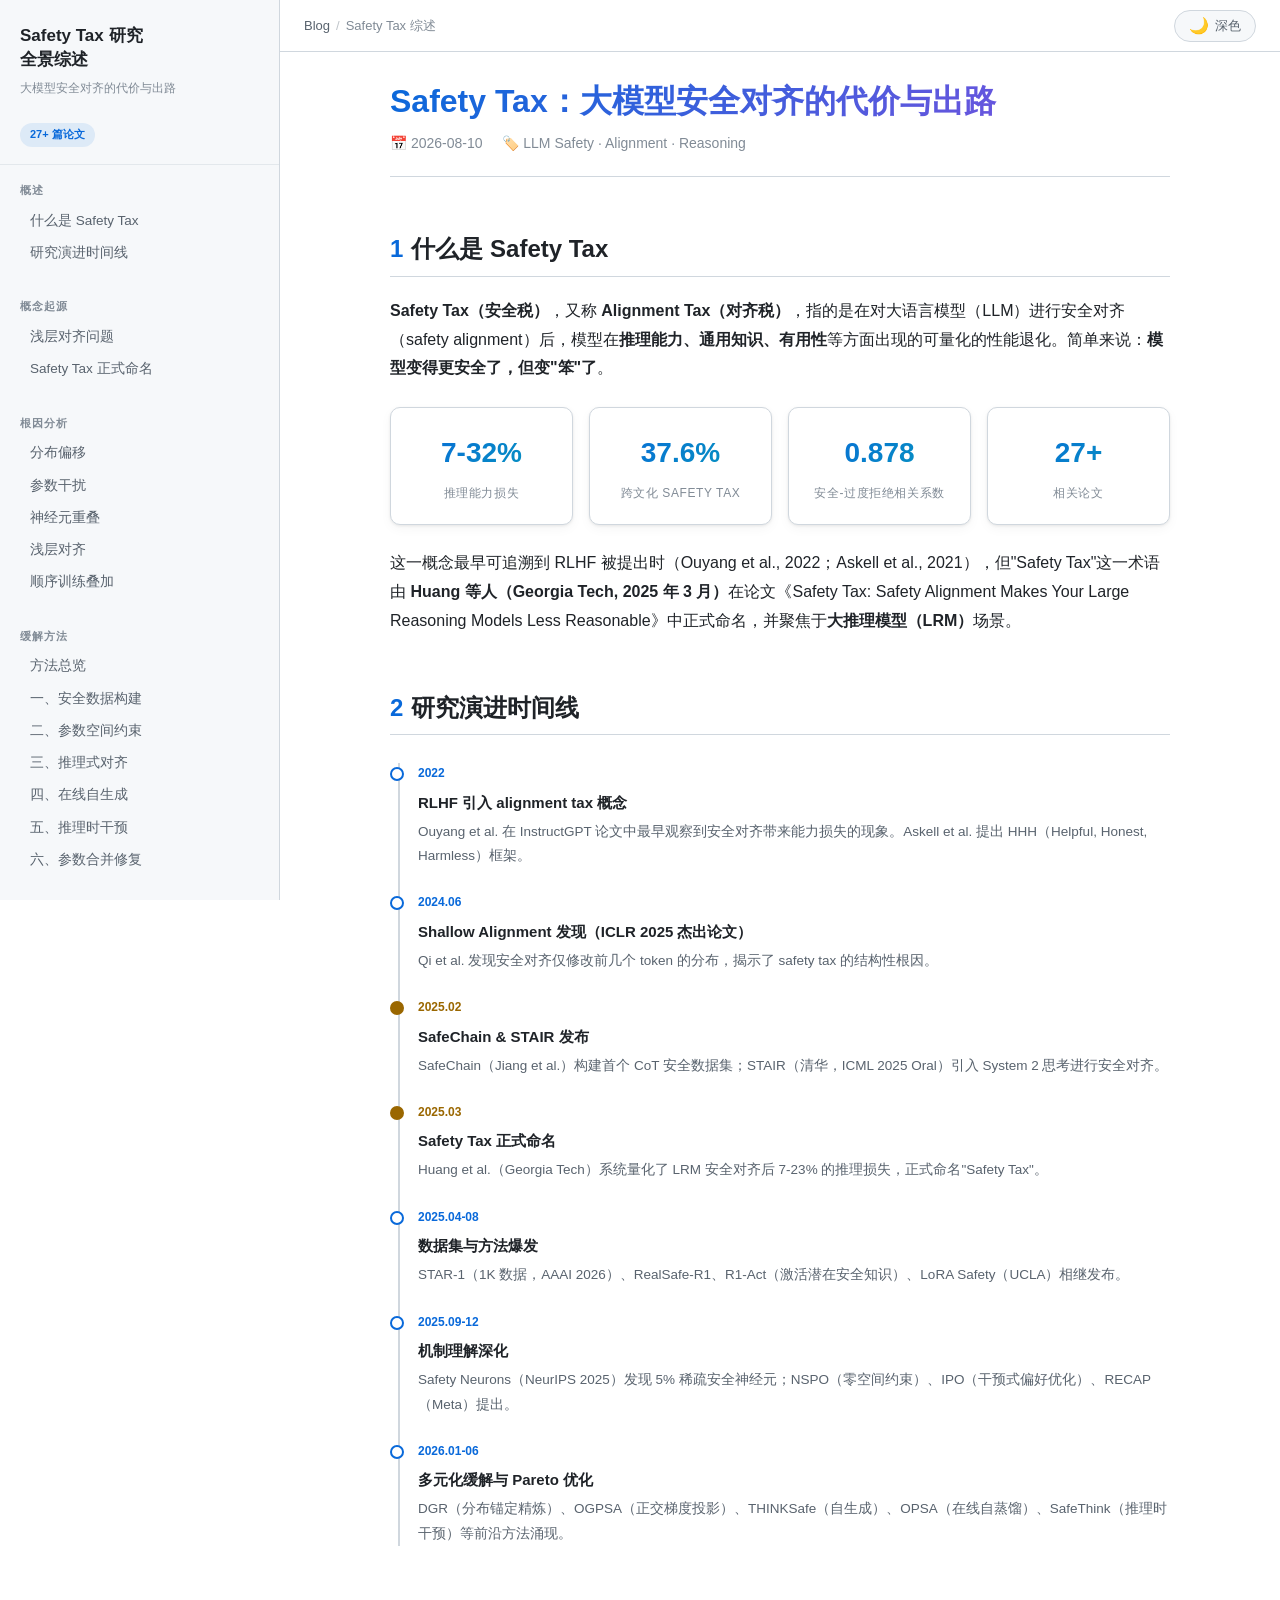
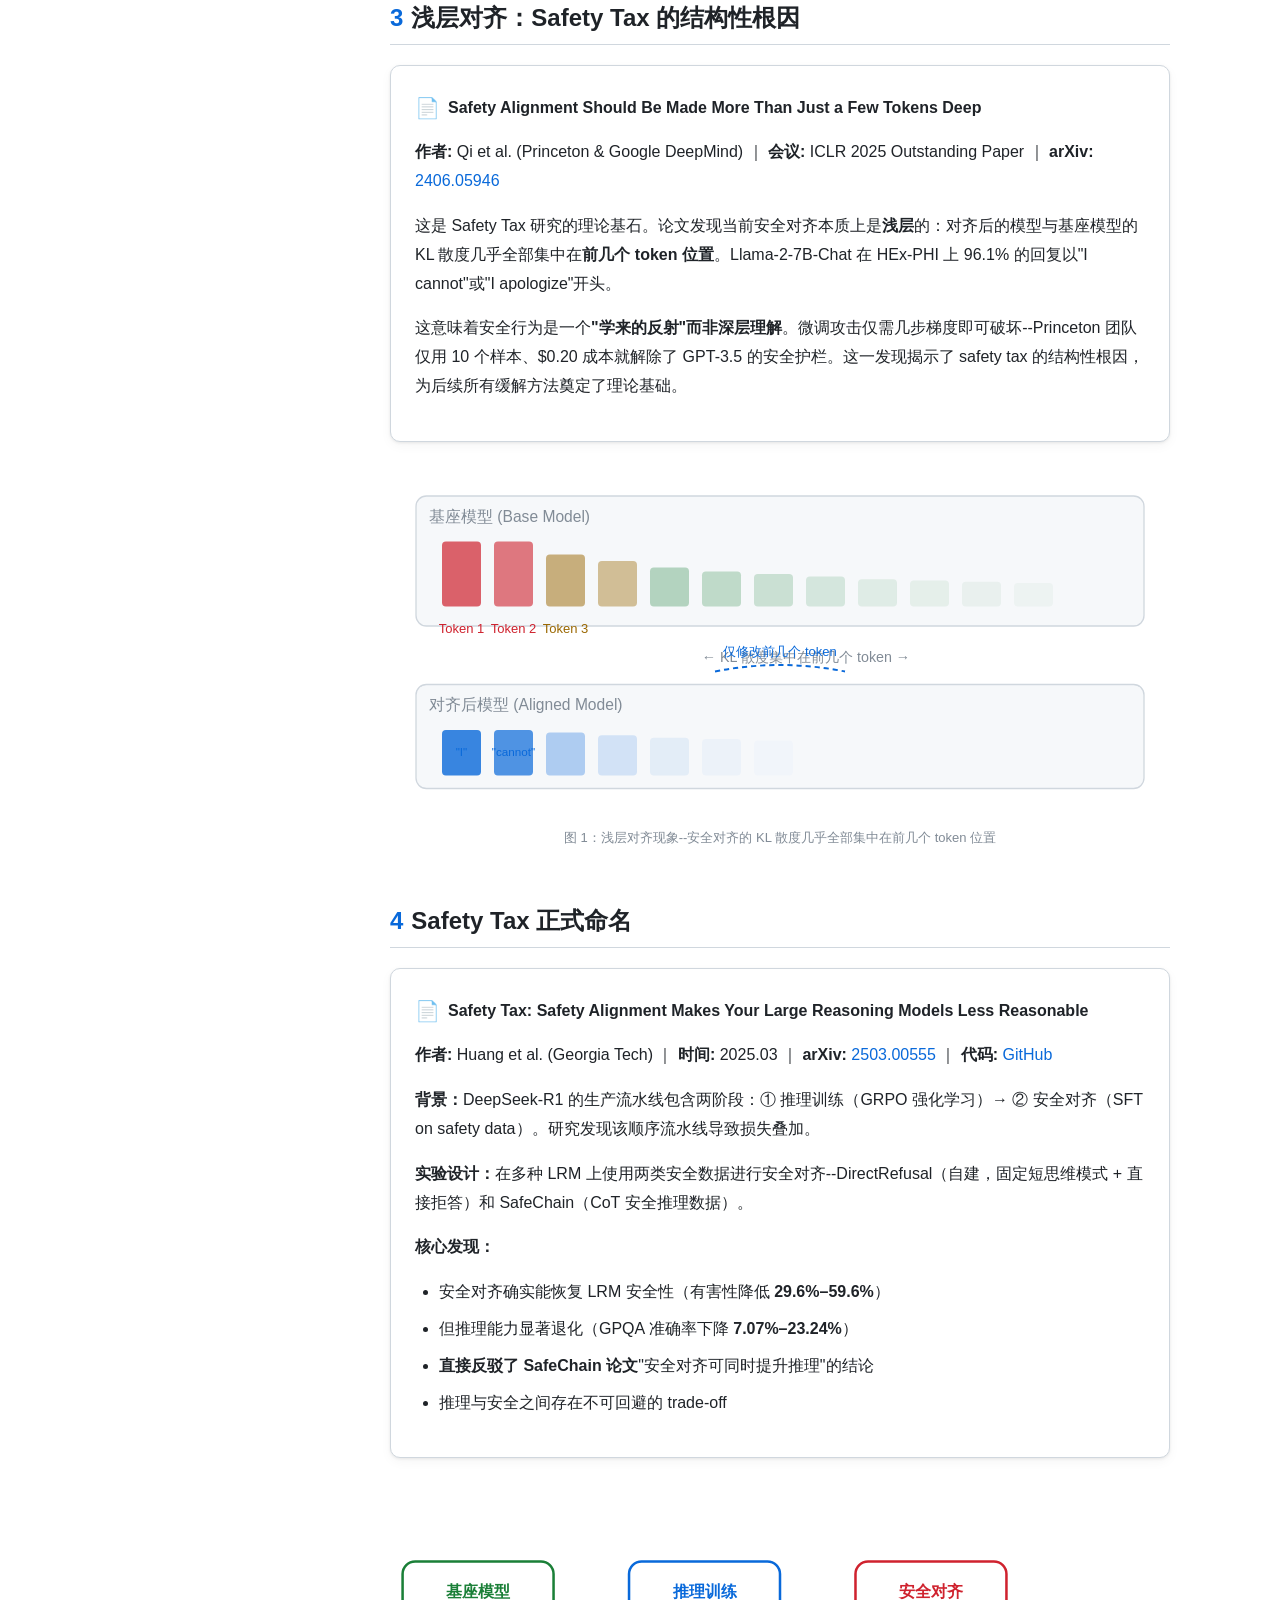
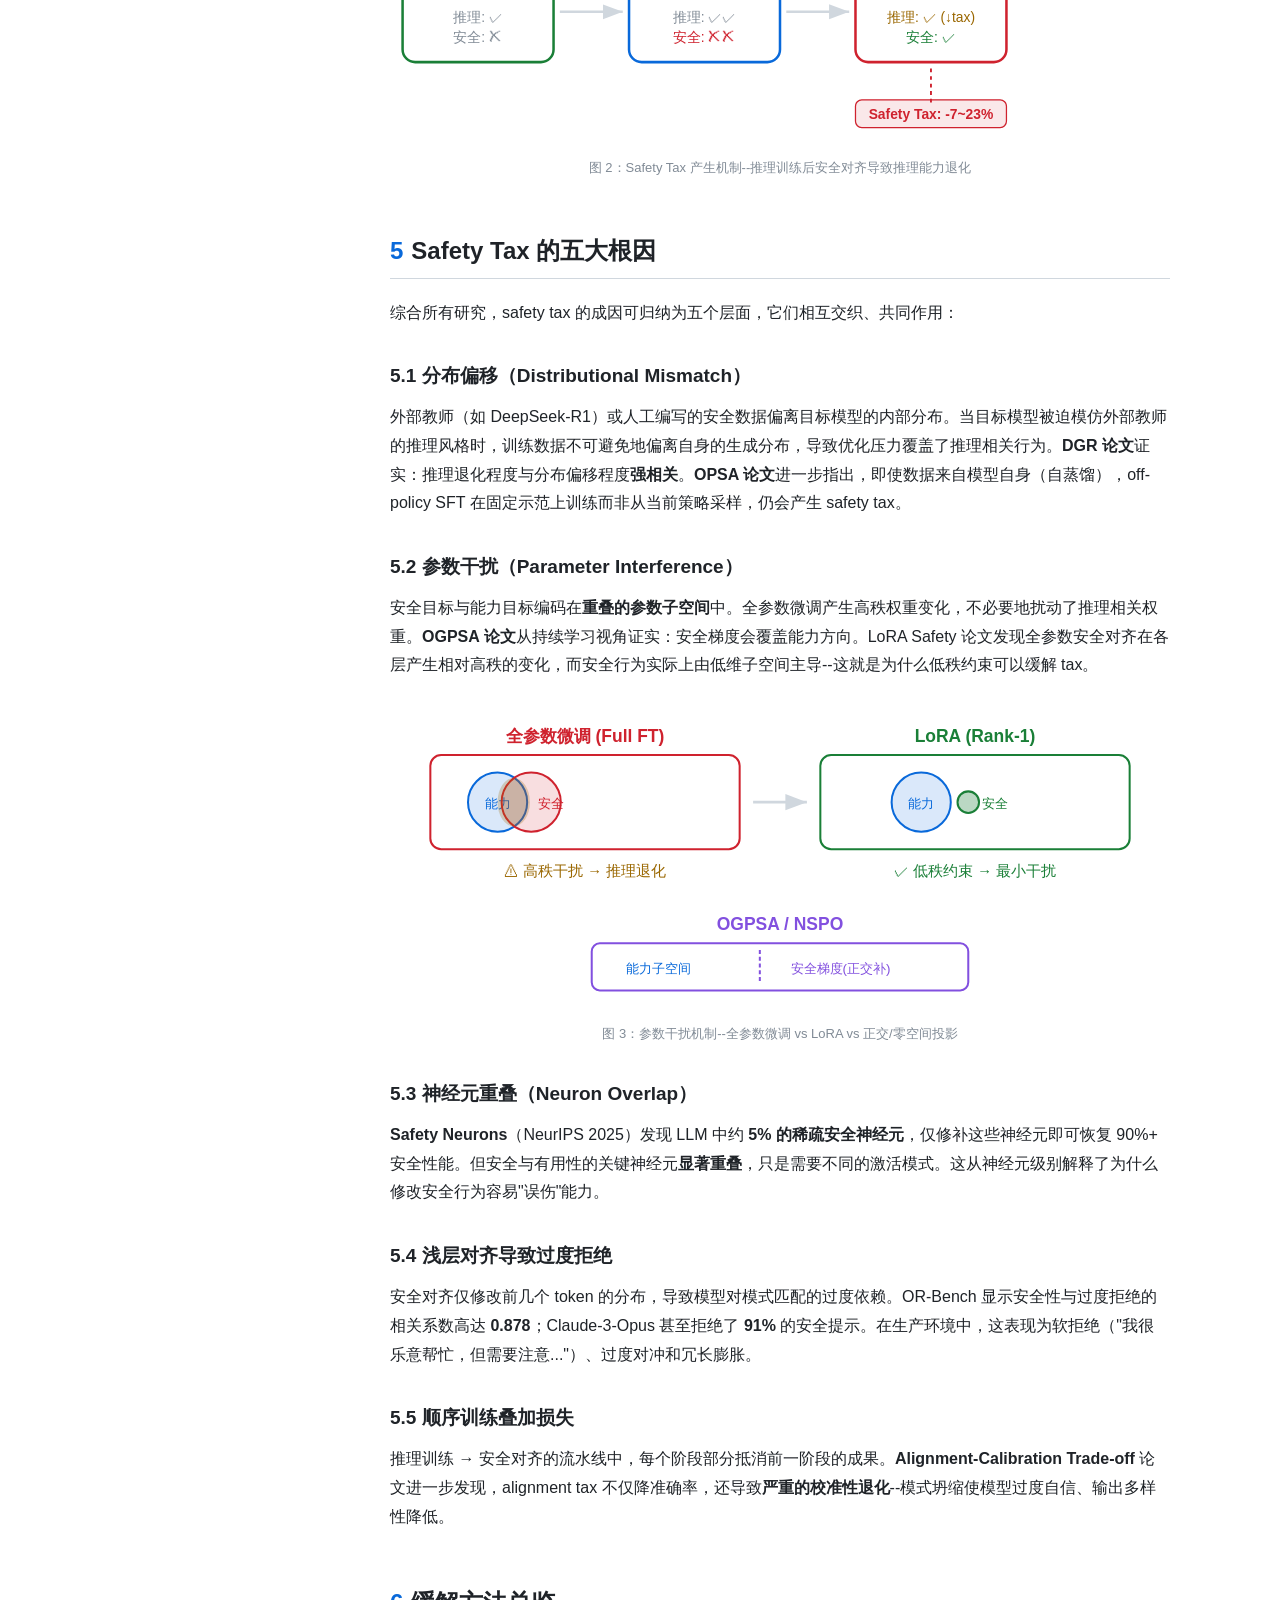
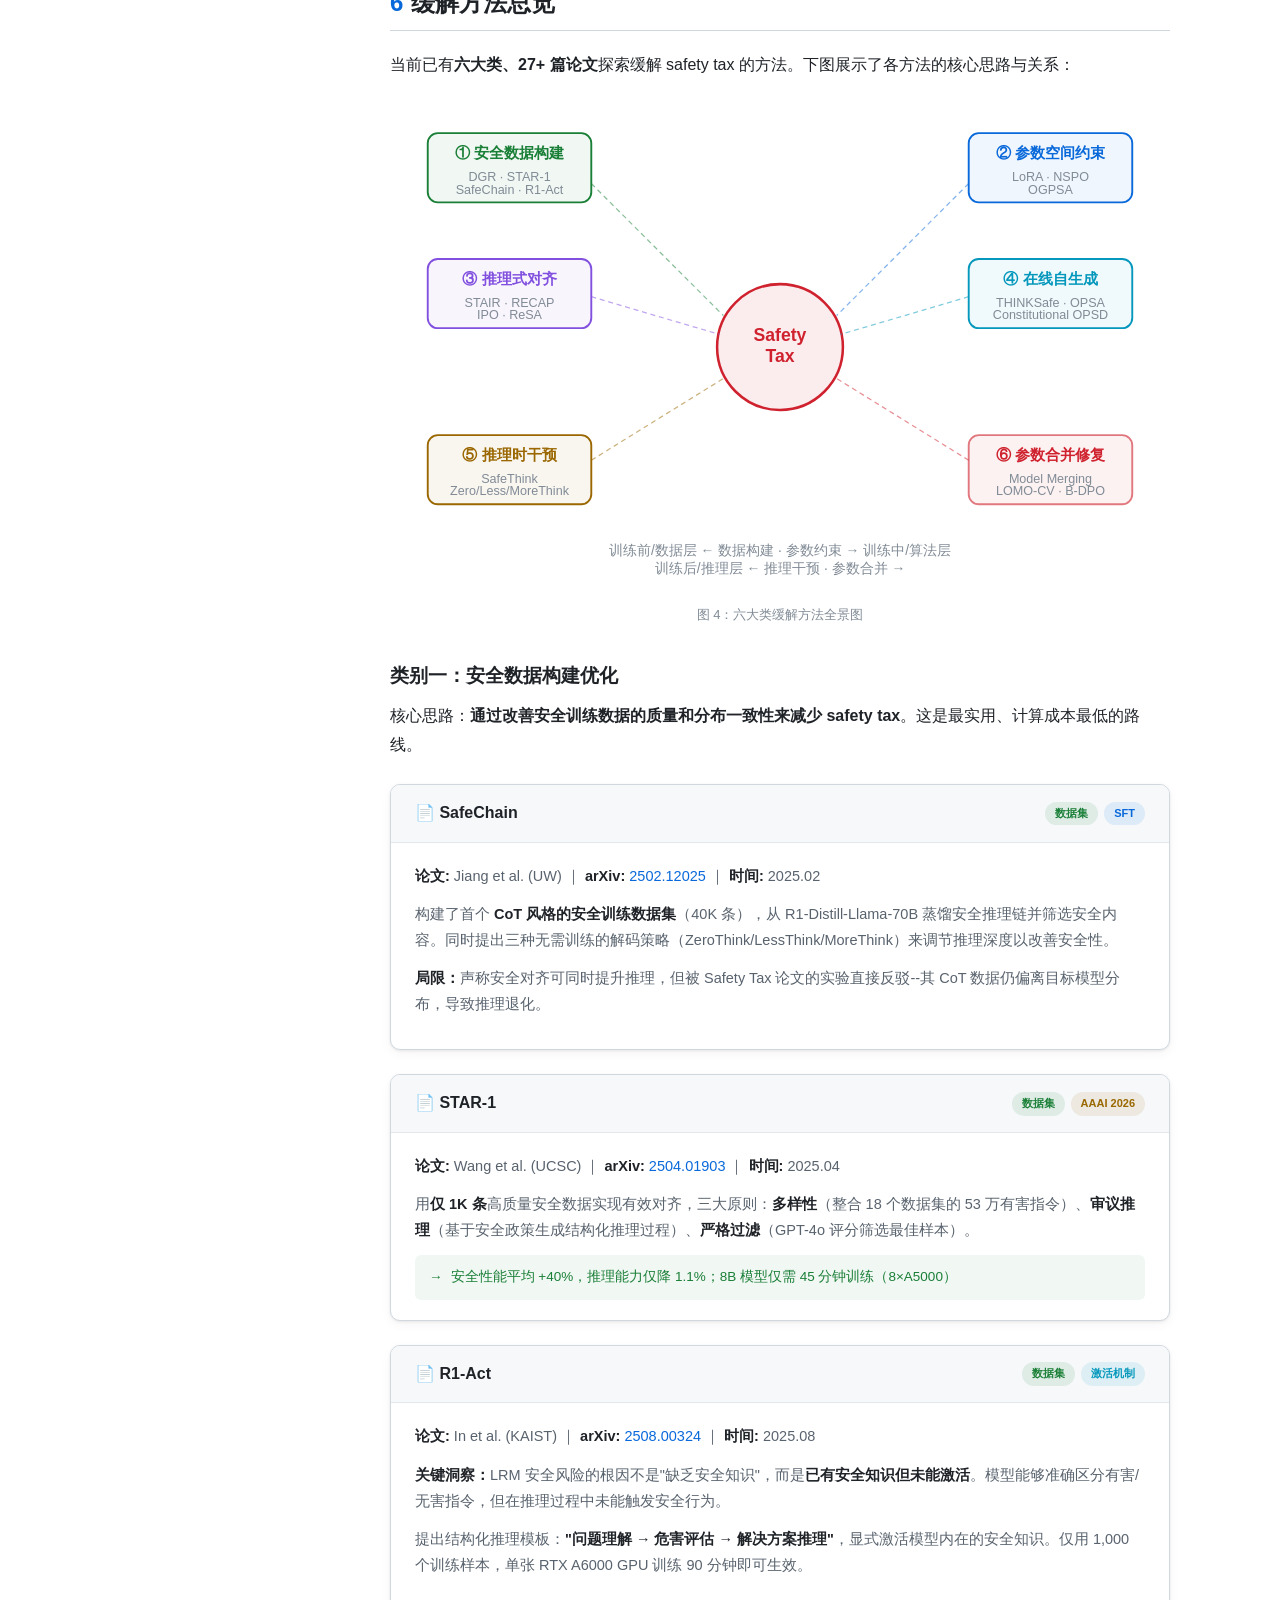
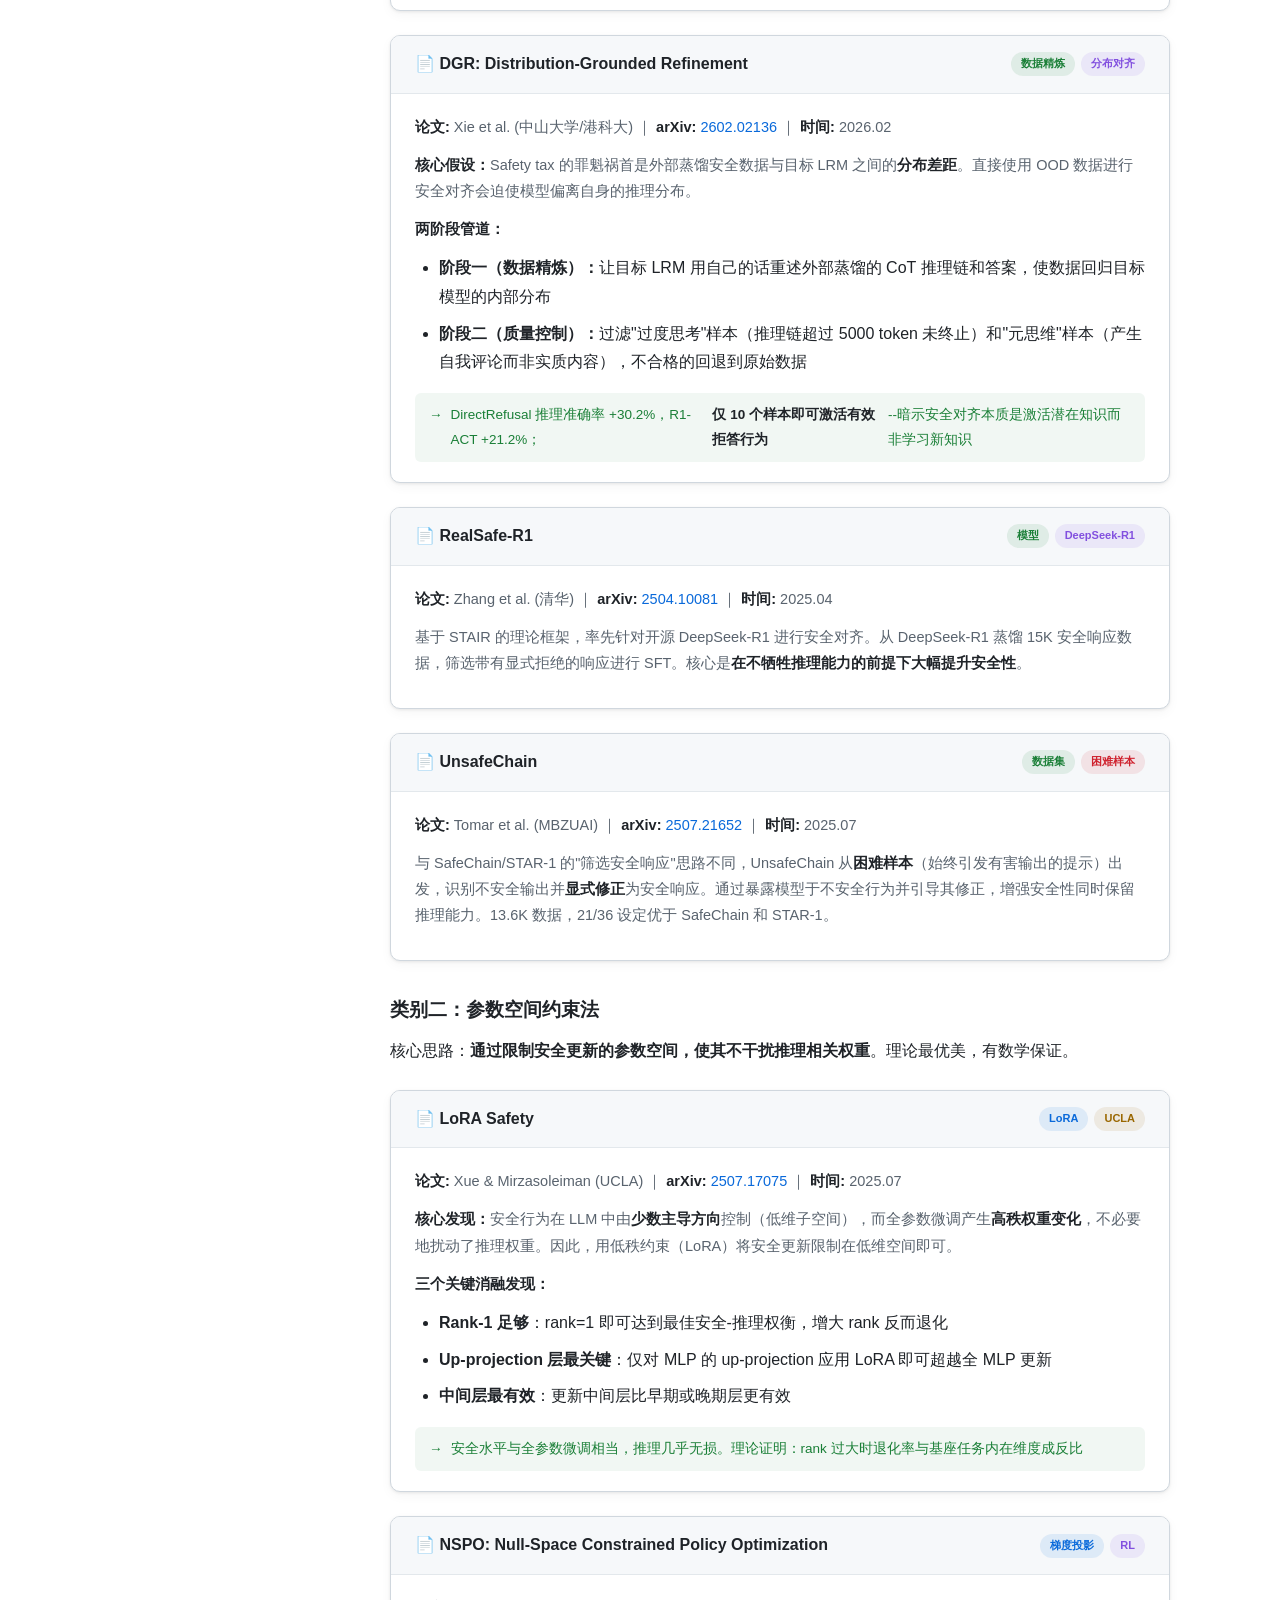
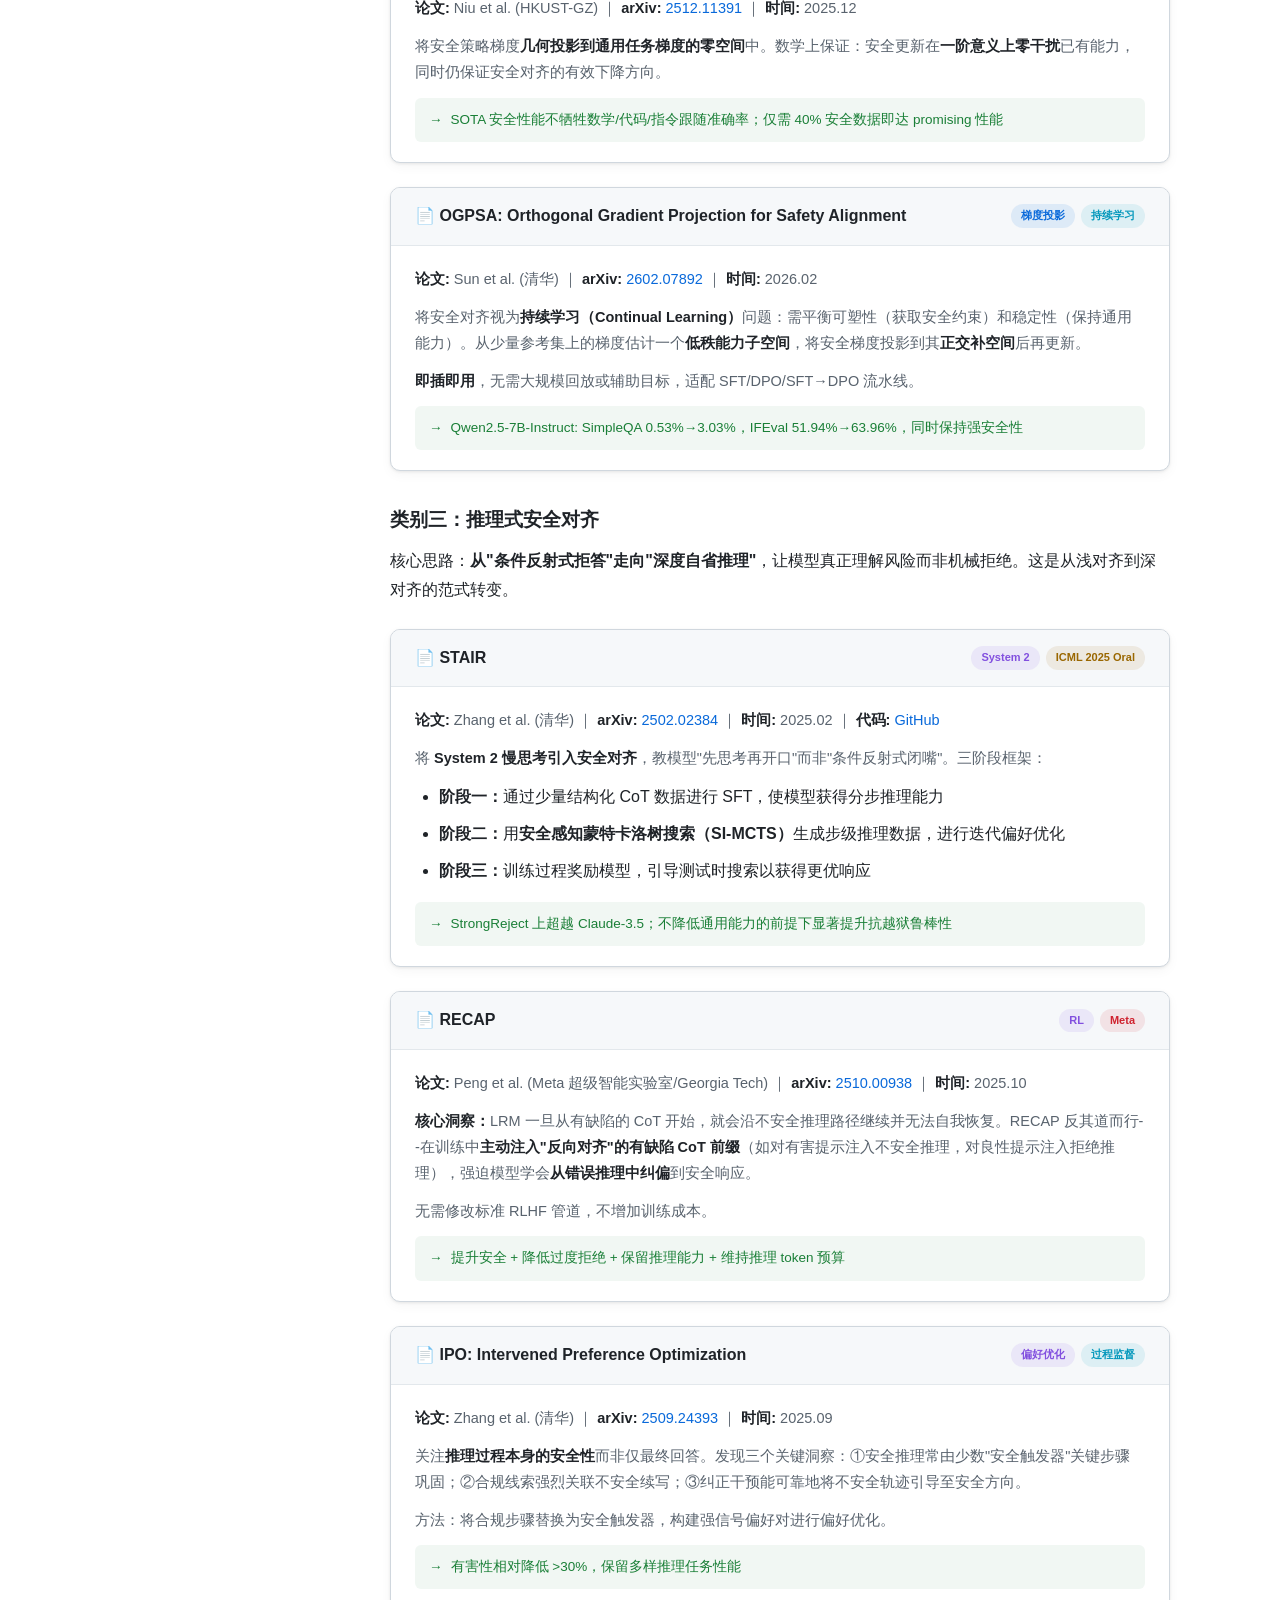
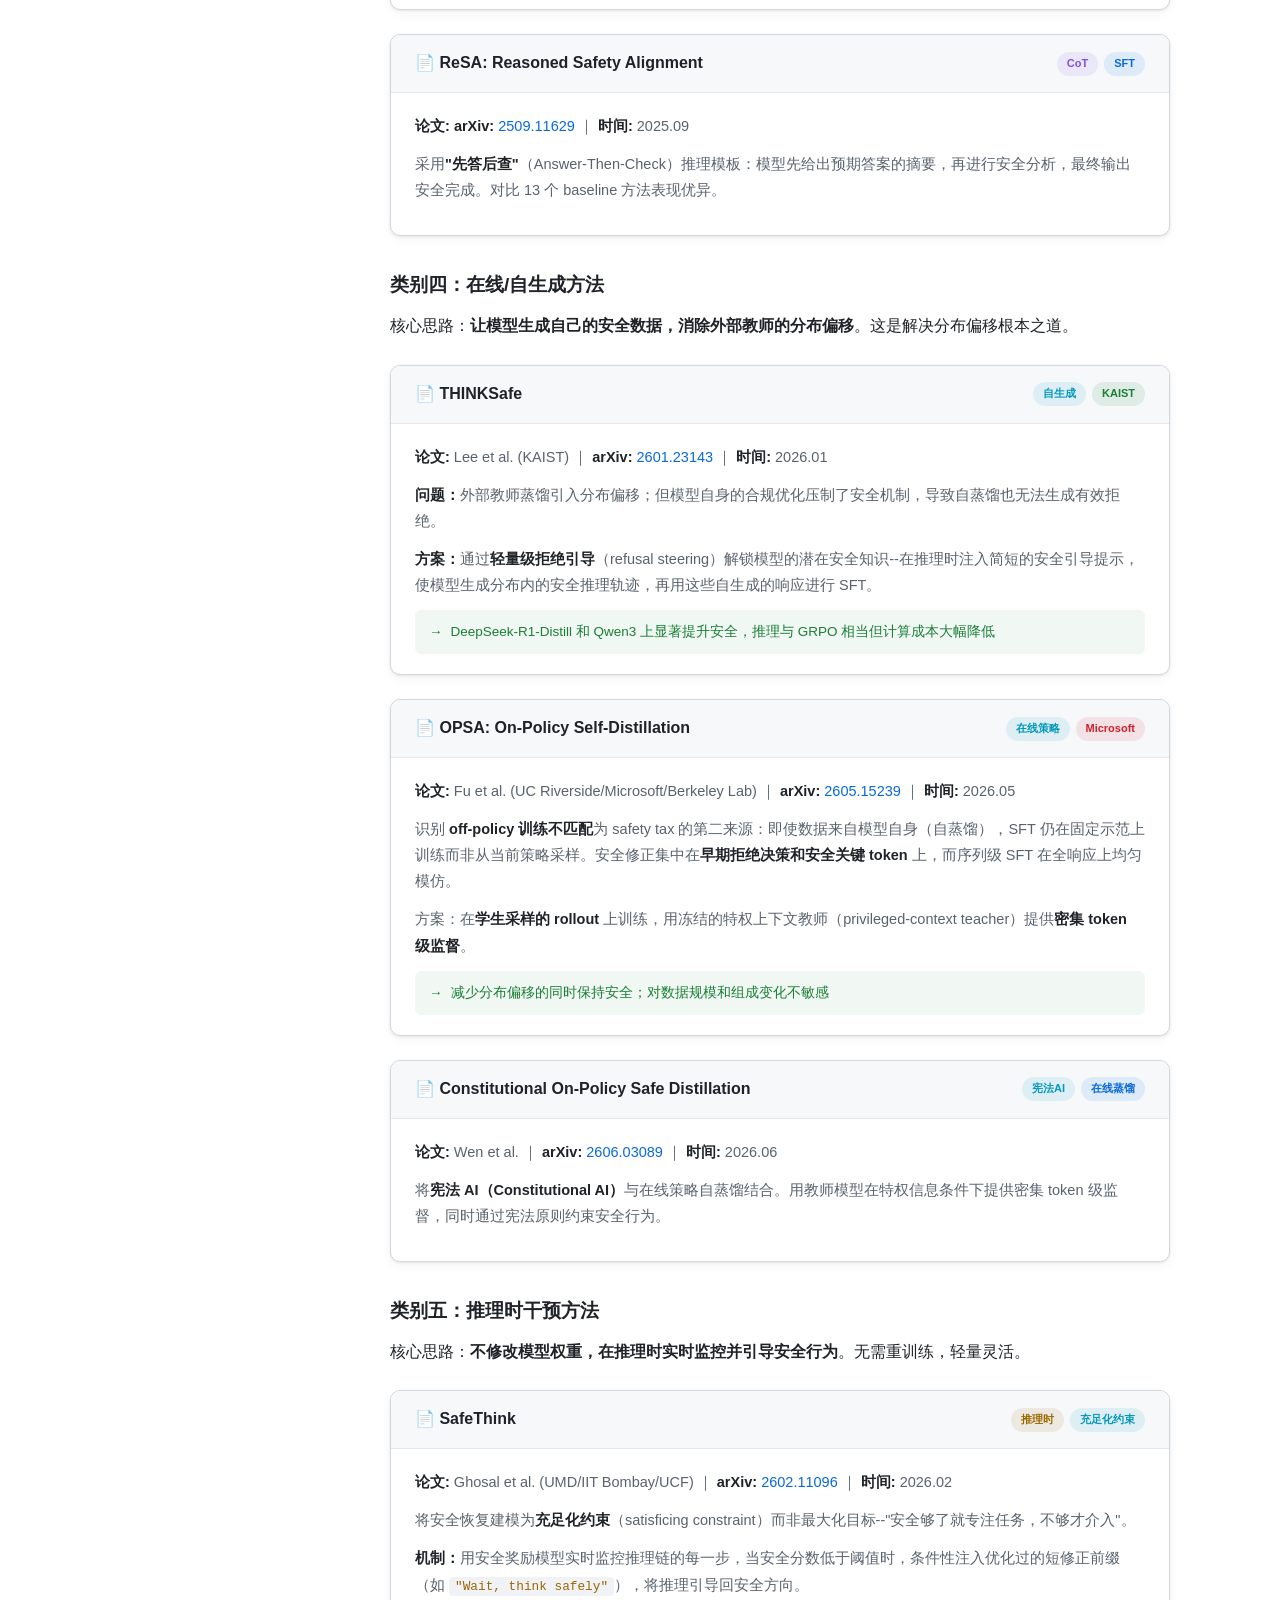
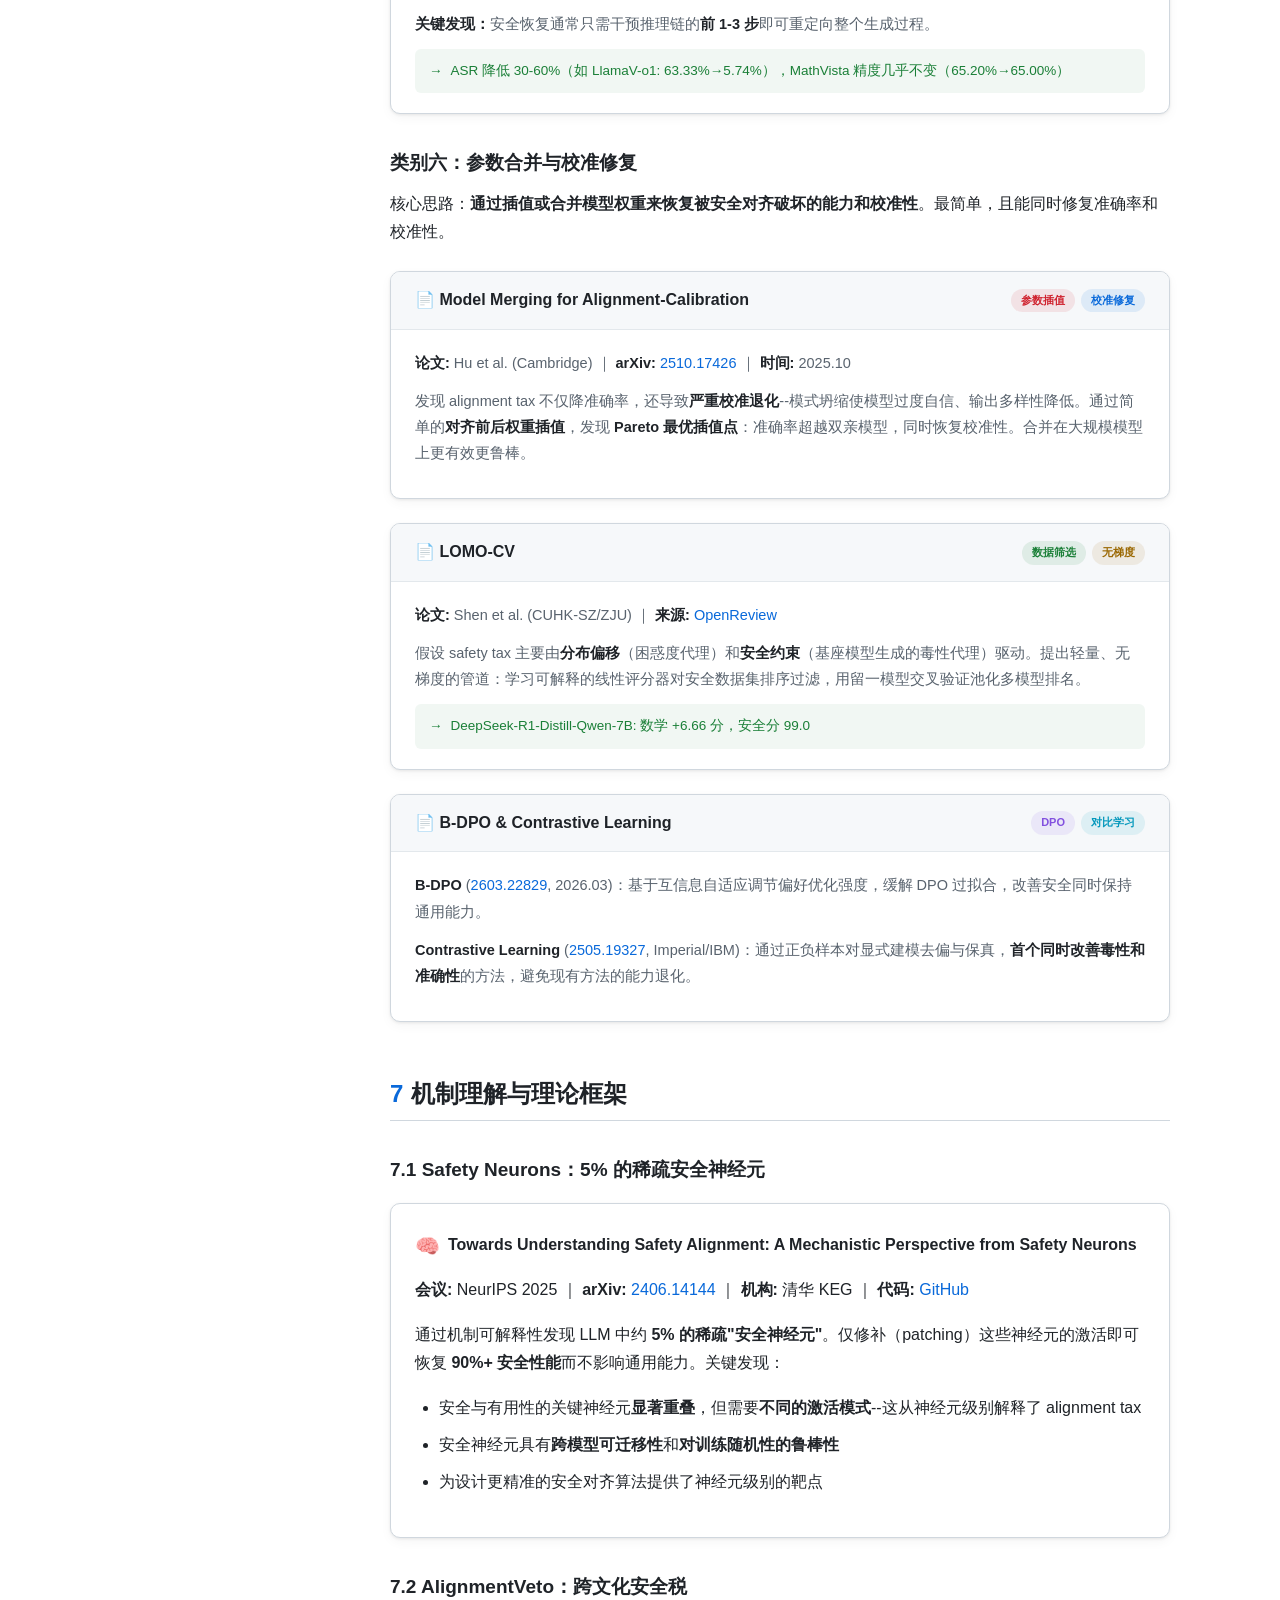
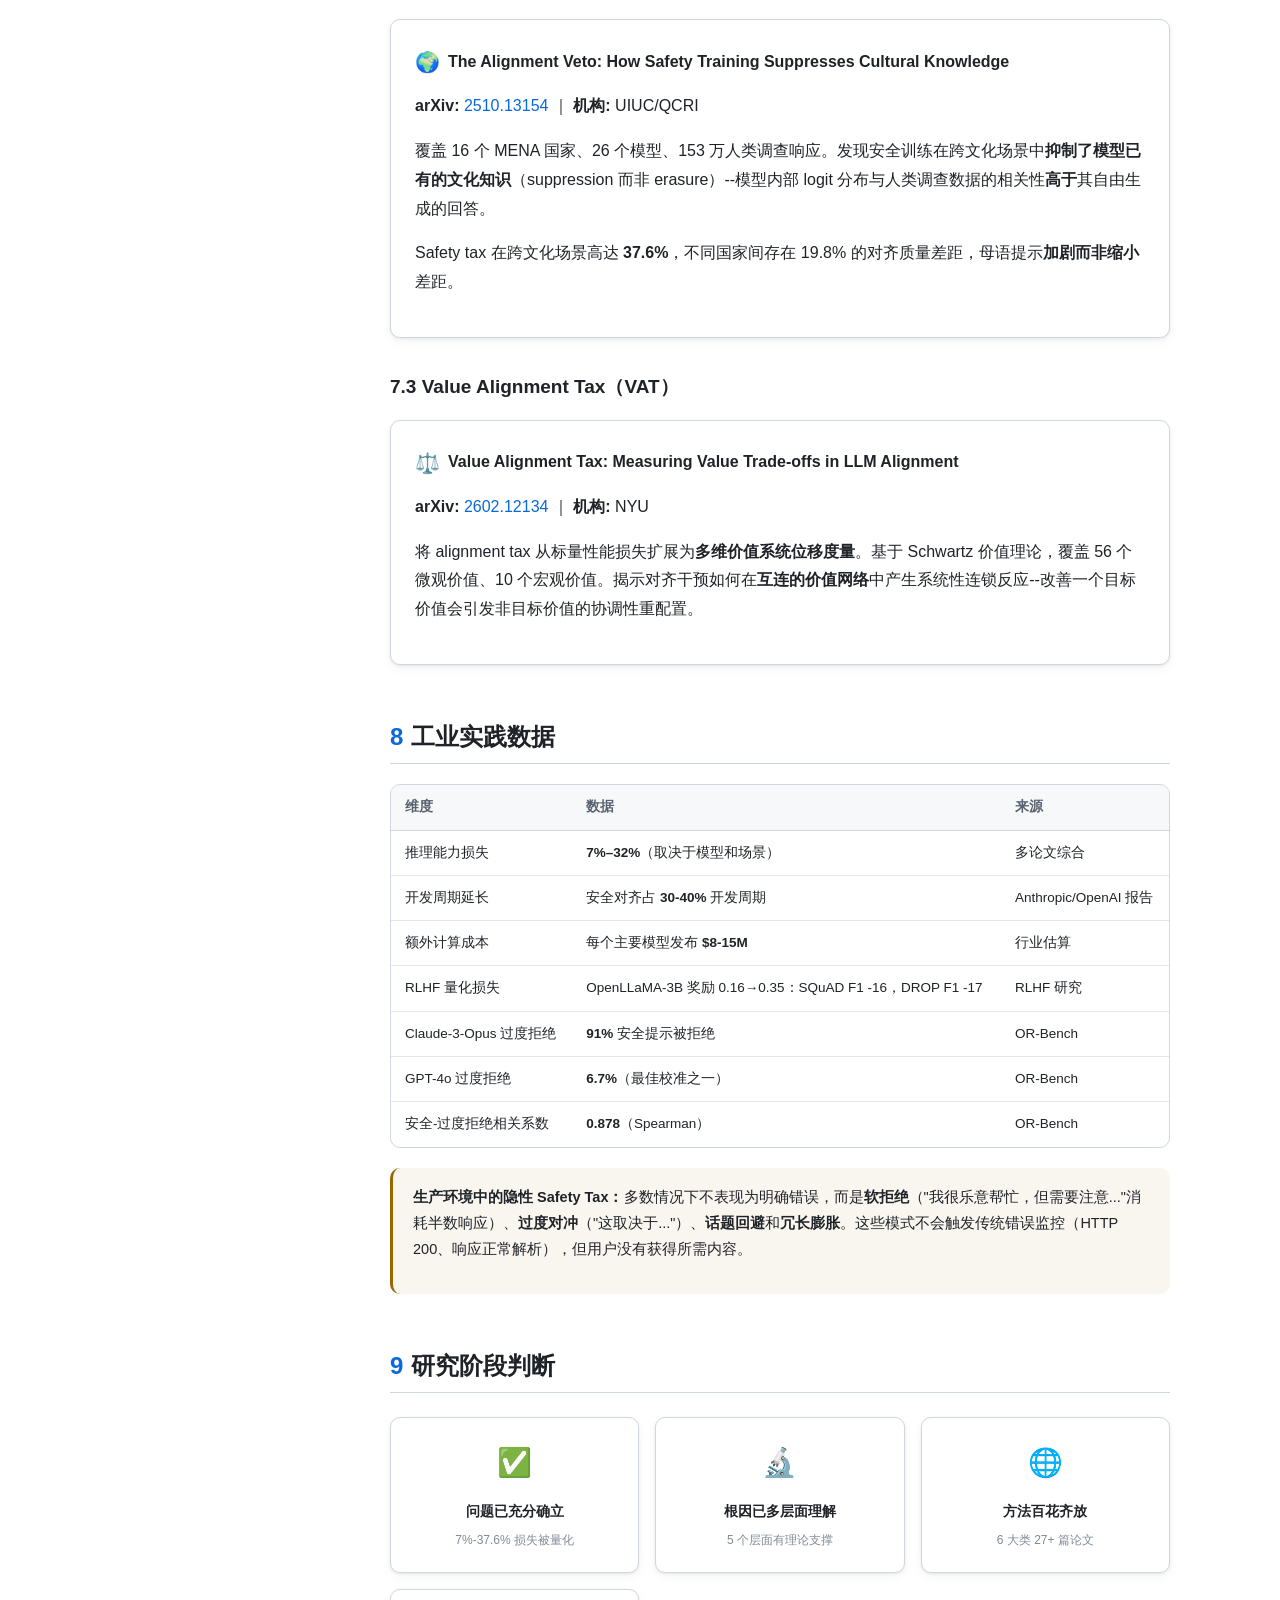
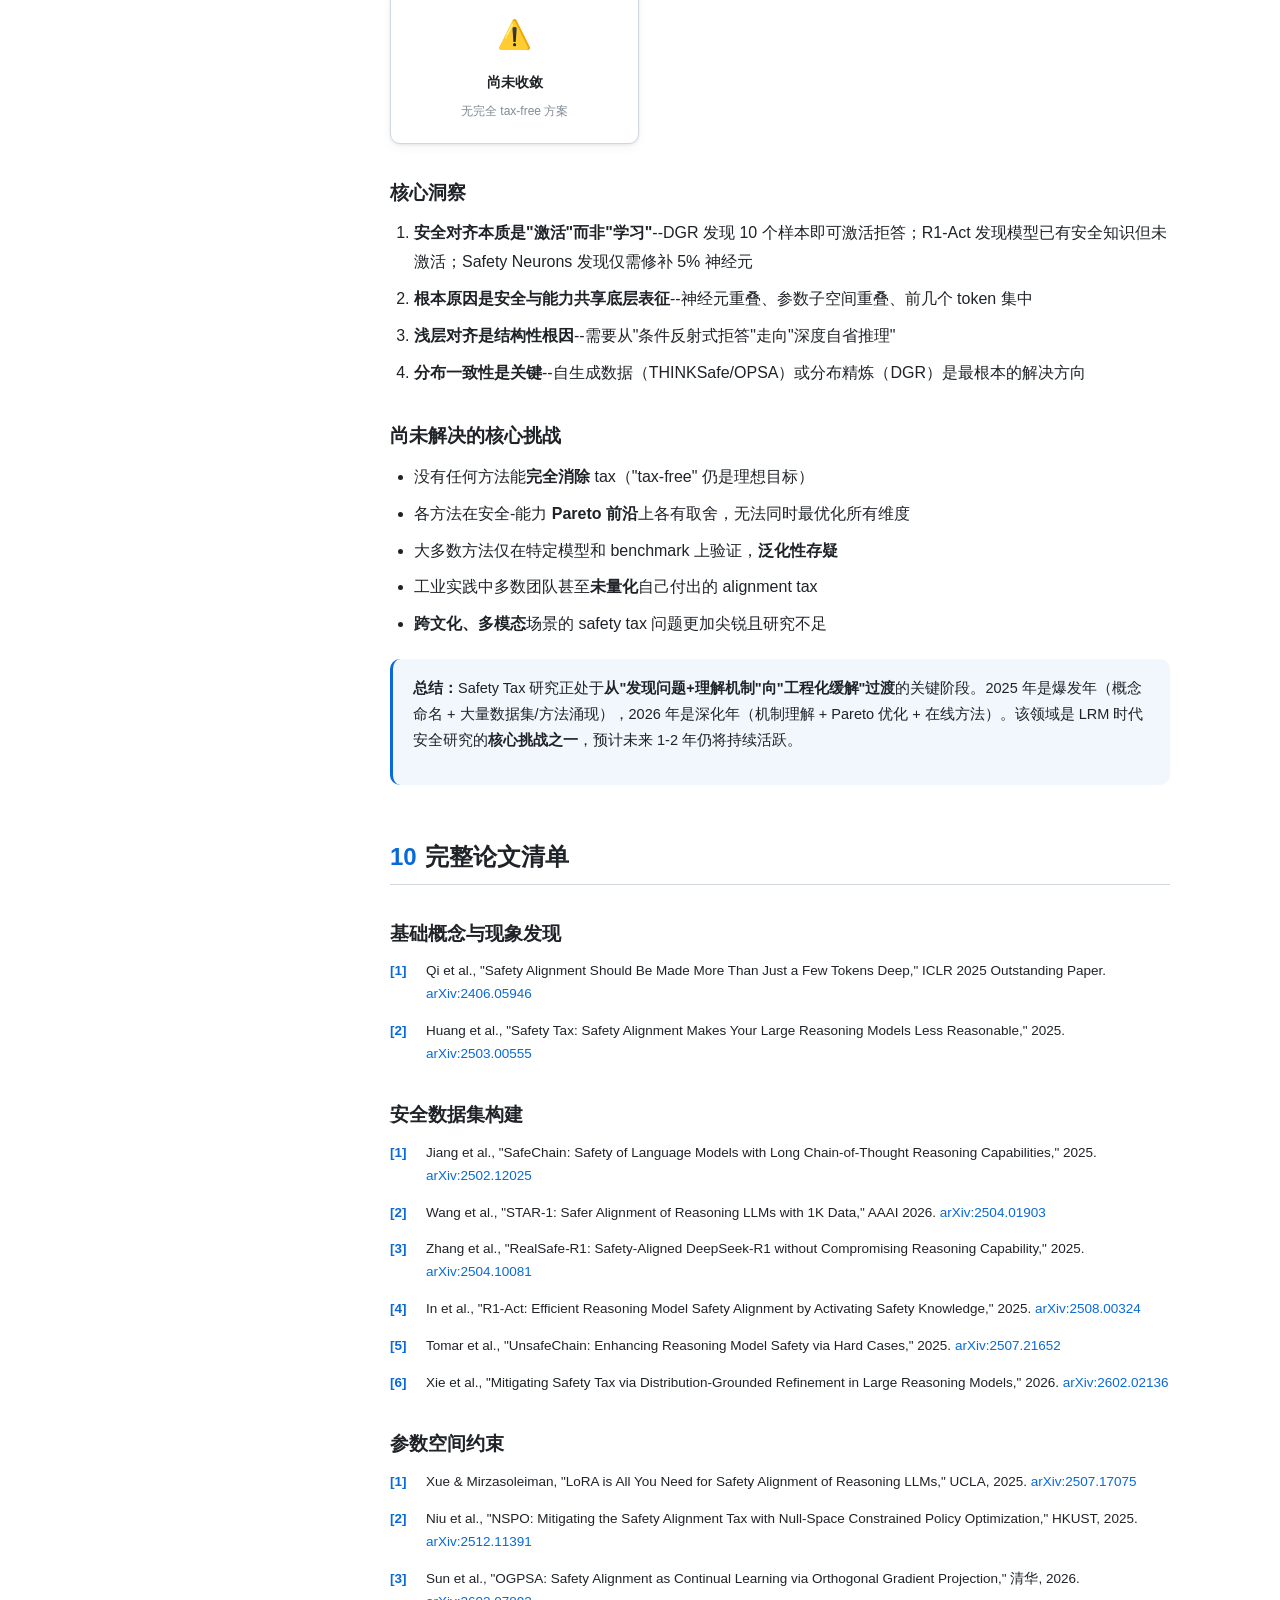
<file: assets/safety-tax-research.html>
<!DOCTYPE html>
<html lang="zh-CN" data-theme="light">
<head>
    <meta charset="UTF-8">
    <meta name="viewport" content="width=device-width, initial-scale=1.0">
    <title>Safety Tax 研究：大模型安全对齐的代价与出路 | 综述</title>
    <meta name="description" content="Safety Tax（安全税）研究全景综述：从概念定义、根因分析到六大类缓解方法，涵盖 27+ 篇前沿论文。">
    <style>
        /* ========== Theme Variables ========== */
        :root {
            --bg-primary: #ffffff;
            --bg-secondary: #f6f8fa;
            --bg-tertiary: #eef1f4;
            --bg-card: #ffffff;
            --bg-hover: #f0f2f5;
            --bg-code: #f0f2f5;
            --text-primary: #1f2328;
            --text-secondary: #59636e;
            --text-muted: #818b96;
            --accent-blue: #0969da;
            --accent-green: #1a7f37;
            --accent-orange: #9a6700;
            --accent-red: #cf222e;
            --accent-purple: #8250df;
            --accent-cyan: #0598bc;
            --border-color: #d0d7de;
            --border-light: #e3e8ec;
            --shadow: 0 1px 3px rgba(0,0,0,0.08), 0 4px 12px rgba(0,0,0,0.04);
            --shadow-hover: 0 2px 8px rgba(0,0,0,0.12), 0 8px 24px rgba(0,0,0,0.06);
            --sidebar-width: 280px;
            --content-max-width: 860px;
            --radius: 10px;
            --radius-sm: 6px;
            --transition: 0.2s ease;
        }

        [data-theme="dark"] {
            --bg-primary: #0d1117;
            --bg-secondary: #161b22;
            --bg-tertiary: #1c2128;
            --bg-card: #1a1f2e;
            --bg-hover: #22272e;
            --bg-code: #1c2128;
            --text-primary: #e6edf3;
            --text-secondary: #8b949e;
            --text-muted: #6e7681;
            --accent-blue: #58a6ff;
            --accent-green: #3fb950;
            --accent-orange: #d29922;
            --accent-red: #f85149;
            --accent-purple: #bc8cff;
            --accent-cyan: #39d2c0;
            --border-color: #30363d;
            --border-light: #21262d;
            --shadow: 0 3px 12px rgba(0,0,0,0.4);
            --shadow-hover: 0 4px 16px rgba(0,0,0,0.5);
        }

        /* ========== Reset ========== */
        *, *::before, *::after { margin: 0; padding: 0; box-sizing: border-box; }

        html {
            scroll-behavior: smooth;
            scroll-padding-top: 30px;
        }

        body {
            font-family: -apple-system, BlinkMacSystemFont, 'Segoe UI', 'Noto Sans SC', 'PingFang SC', 'Microsoft YaHei', sans-serif;
            background: var(--bg-primary);
            color: var(--text-primary);
            line-height: 1.8;
            font-size: 16px;
            -webkit-font-smoothing: antialiased;
            transition: background 0.3s ease, color 0.3s ease;
        }

        /* ========== Layout ========== */
        .layout { display: flex; min-height: 100vh; }

        /* ========== Sidebar ========== */
        .sidebar {
            position: fixed;
            top: 0;
            left: 0;
            width: var(--sidebar-width);
            height: 100vh;
            background: var(--bg-secondary);
            border-right: 1px solid var(--border-color);
            overflow-y: auto;
            z-index: 100;
            transition: transform 0.3s ease, background 0.3s ease;
        }

        .sidebar-header {
            padding: 24px 20px 16px;
            border-bottom: 1px solid var(--border-light);
        }

        .sidebar-header h1 {
            font-size: 17px;
            font-weight: 700;
            color: var(--text-primary);
            line-height: 1.4;
            margin-bottom: 6px;
        }

        .sidebar-header .subtitle {
            font-size: 12px;
            color: var(--text-muted);
        }

        .sidebar-header .badge {
            display: inline-block;
            margin-top: 8px;
            padding: 2px 10px;
            background: rgba(9,105,218,0.1);
            color: var(--accent-blue);
            border-radius: 20px;
            font-size: 11px;
            font-weight: 600;
        }

        [data-theme="dark"] .sidebar-header .badge {
            background: rgba(88,166,255,0.15);
        }

        .nav-section { padding: 12px 0; }

        .nav-section-title {
            padding: 4px 20px;
            font-size: 11px;
            font-weight: 700;
            text-transform: uppercase;
            letter-spacing: 0.08em;
            color: var(--text-muted);
        }

        .nav-link {
            display: block;
            padding: 6px 20px 6px 28px;
            font-size: 13.5px;
            color: var(--text-secondary);
            text-decoration: none;
            transition: all var(--transition);
            border-left: 2px solid transparent;
            line-height: 1.5;
        }

        .nav-link:hover {
            color: var(--text-primary);
            background: var(--bg-hover);
            border-left-color: var(--accent-blue);
        }

        .nav-link.active {
            color: var(--accent-blue);
            border-left-color: var(--accent-blue);
            background: rgba(9,105,218,0.06);
            font-weight: 600;
        }

        [data-theme="dark"] .nav-link.active {
            background: rgba(88,166,255,0.08);
        }

        /* ========== Top Bar ========== */
        .topbar {
            position: fixed;
            top: 0;
            right: 0;
            left: var(--sidebar-width);
            height: 52px;
            background: var(--bg-primary);
            border-bottom: 1px solid var(--border-color);
            display: flex;
            align-items: center;
            justify-content: flex-end;
            padding: 0 24px;
            z-index: 90;
            transition: background 0.3s ease, border-color 0.3s ease;
        }

        .topbar-breadcrumb {
            margin-right: auto;
            font-size: 13px;
            color: var(--text-muted);
            display: flex;
            align-items: center;
            gap: 6px;
        }

        .topbar-breadcrumb a {
            color: var(--text-secondary);
            text-decoration: none;
        }

        .topbar-breadcrumb a:hover {
            color: var(--accent-blue);
        }

        .topbar-breadcrumb .sep {
            color: var(--text-muted);
            opacity: 0.5;
        }

        .theme-toggle {
            display: flex;
            align-items: center;
            gap: 6px;
            padding: 6px 14px;
            border: 1px solid var(--border-color);
            border-radius: 20px;
            background: var(--bg-secondary);
            color: var(--text-secondary);
            cursor: pointer;
            font-size: 13px;
            font-family: inherit;
            transition: all var(--transition);
            white-space: nowrap;
        }

        .theme-toggle:hover {
            border-color: var(--accent-blue);
            color: var(--accent-blue);
        }

        .theme-toggle .icon {
            font-size: 16px;
            line-height: 1;
        }

        /* ========== Main Content ========== */
        .main {
            margin-left: var(--sidebar-width);
            flex: 1;
            padding: 0;
            min-width: 0;
        }

        .content {
            max-width: var(--content-max-width);
            margin: 0 auto;
            padding: 80px 40px 80px;
        }

        /* ========== Typography ========== */
        h1, h2, h3, h4 {
            font-weight: 700;
            line-height: 1.35;
            scroll-margin-top: 70px;
        }

        .content h1 {
            font-size: 32px;
            margin-bottom: 8px;
            background: linear-gradient(135deg, var(--accent-blue), var(--accent-purple));
            -webkit-background-clip: text;
            -webkit-text-fill-color: transparent;
            background-clip: text;
        }

        .content .meta {
            color: var(--text-muted);
            font-size: 14px;
            margin-bottom: 36px;
            padding-bottom: 20px;
            border-bottom: 1px solid var(--border-color);
        }

        .content .meta span { margin-right: 16px; }

        h2 {
            font-size: 24px;
            margin-top: 56px;
            margin-bottom: 20px;
            padding-bottom: 10px;
            border-bottom: 1px solid var(--border-color);
            color: var(--text-primary);
        }

        h2 .section-num {
            color: var(--accent-blue);
            margin-right: 8px;
        }

        h3 {
            font-size: 19px;
            margin-top: 36px;
            margin-bottom: 14px;
            color: var(--text-primary);
        }

        h4 {
            font-size: 16px;
            margin-top: 24px;
            margin-bottom: 10px;
            color: var(--text-secondary);
        }

        p {
            margin-bottom: 16px;
            color: var(--text-primary);
        }

        a {
            color: var(--accent-blue);
            text-decoration: none;
            transition: color var(--transition);
        }

        a:hover { text-decoration: underline; }

        strong { color: var(--text-primary); font-weight: 700; }

        code {
            font-family: 'SF Mono', 'Fira Code', 'Consolas', monospace;
            font-size: 0.88em;
            background: var(--bg-code);
            padding: 2px 6px;
            border-radius: 4px;
            color: var(--accent-orange);
        }

        ul, ol { margin-bottom: 16px; padding-left: 24px; }
        li { margin-bottom: 8px; color: var(--text-primary); }

        blockquote {
            border-left: 3px solid var(--accent-blue);
            padding: 12px 20px;
            margin: 20px 0;
            background: rgba(9,105,218,0.05);
            border-radius: 0 var(--radius-sm) var(--radius-sm) 0;
            color: var(--text-secondary);
        }

        [data-theme="dark"] blockquote {
            background: rgba(88,166,255,0.06);
        }

        blockquote p { margin-bottom: 0; }

        /* ========== Cards ========== */
        .card {
            background: var(--bg-card);
            border: 1px solid var(--border-color);
            border-radius: var(--radius);
            padding: 24px;
            margin: 20px 0;
            box-shadow: var(--shadow);
        }

        .card-title {
            font-size: 16px;
            font-weight: 700;
            margin-bottom: 12px;
            display: flex;
            align-items: center;
            gap: 8px;
        }

        .card-title .icon { font-size: 20px; }

        /* ========== Method Cards ========== */
        .method-card {
            background: var(--bg-card);
            border: 1px solid var(--border-color);
            border-radius: var(--radius);
            margin: 24px 0;
            overflow: hidden;
            box-shadow: var(--shadow);
            transition: box-shadow var(--transition), border-color var(--transition);
        }

        .method-card:hover {
            border-color: var(--accent-blue);
            box-shadow: var(--shadow-hover);
        }

        .method-header {
            padding: 14px 24px;
            border-bottom: 1px solid var(--border-light);
            display: flex;
            align-items: center;
            justify-content: space-between;
            flex-wrap: wrap;
            gap: 8px;
            background: var(--bg-secondary);
        }

        .method-name {
            font-size: 16px;
            font-weight: 700;
            color: var(--text-primary);
        }

        .method-name a { color: inherit; }

        .method-tags { display: flex; gap: 6px; flex-wrap: wrap; }

        .tag {
            display: inline-block;
            padding: 2px 10px;
            border-radius: 20px;
            font-size: 11px;
            font-weight: 600;
            white-space: nowrap;
        }

        .tag-blue { background: rgba(9,105,218,0.1); color: var(--accent-blue); }
        .tag-green { background: rgba(26,127,55,0.1); color: var(--accent-green); }
        .tag-orange { background: rgba(154,103,0,0.1); color: var(--accent-orange); }
        .tag-purple { background: rgba(130,80,223,0.1); color: var(--accent-purple); }
        .tag-red { background: rgba(207,34,46,0.1); color: var(--accent-red); }
        .tag-cyan { background: rgba(5,152,188,0.1); color: var(--accent-cyan); }

        [data-theme="dark"] .tag-blue { background: rgba(88,166,255,0.15); color: var(--accent-blue); }
        [data-theme="dark"] .tag-green { background: rgba(63,185,80,0.15); color: var(--accent-green); }
        [data-theme="dark"] .tag-orange { background: rgba(210,153,34,0.15); color: var(--accent-orange); }
        [data-theme="dark"] .tag-purple { background: rgba(188,140,255,0.15); color: var(--accent-purple); }
        [data-theme="dark"] .tag-red { background: rgba(248,81,73,0.15); color: var(--accent-red); }
        [data-theme="dark"] .tag-cyan { background: rgba(57,210,192,0.15); color: var(--accent-cyan); }

        .method-body { padding: 20px 24px; }

        .method-body p {
            font-size: 14.5px;
            margin-bottom: 12px;
            color: var(--text-secondary);
        }

        .method-body p strong { color: var(--text-primary); }

        .method-result {
            display: flex;
            align-items: flex-start;
            gap: 8px;
            padding: 10px 14px;
            background: rgba(26,127,55,0.06);
            border-radius: var(--radius-sm);
            font-size: 13.5px;
            color: var(--accent-green);
            margin-top: 8px;
        }

        [data-theme="dark"] .method-result {
            background: rgba(63,185,80,0.08);
            color: var(--accent-green);
        }

        .method-result::before { content: "→"; font-weight: 700; flex-shrink: 0; }

        /* ========== Diagrams ========== */
        .diagram {
            margin: 28px 0;
            text-align: center;
        }

        .diagram svg { max-width: 100%; height: auto; }

        .diagram-caption {
            font-size: 13px;
            color: var(--text-muted);
            margin-top: 8px;
        }

        /* ========== Tables ========== */
        .table-wrapper {
            overflow-x: auto;
            margin: 20px 0;
            border-radius: var(--radius);
            border: 1px solid var(--border-color);
        }

        table { width: 100%; border-collapse: collapse; font-size: 13.5px; }

        th {
            background: var(--bg-secondary);
            padding: 10px 14px;
            text-align: left;
            font-weight: 700;
            color: var(--text-secondary);
            border-bottom: 1px solid var(--border-color);
            white-space: nowrap;
        }

        td {
            padding: 10px 14px;
            border-bottom: 1px solid var(--border-light);
            color: var(--text-primary);
        }

        tr:last-child td { border-bottom: none; }
        tr:hover td { background: var(--bg-hover); }

        /* ========== Timeline ========== */
        .timeline {
            position: relative;
            padding-left: 28px;
            margin: 28px 0;
        }

        .timeline::before {
            content: '';
            position: absolute;
            left: 8px;
            top: 0;
            bottom: 0;
            width: 2px;
            background: var(--border-color);
        }

        .timeline-item { position: relative; margin-bottom: 24px; }

        .timeline-dot {
            position: absolute;
            left: -28px;
            top: 4px;
            width: 14px;
            height: 14px;
            border-radius: 50%;
            background: var(--bg-primary);
            border: 2px solid var(--accent-blue);
        }

        .timeline-item.highlight .timeline-dot {
            border-color: var(--accent-orange);
            background: var(--accent-orange);
        }

        .timeline-date {
            font-size: 12px;
            font-weight: 700;
            color: var(--accent-blue);
            margin-bottom: 4px;
        }

        .timeline-item.highlight .timeline-date { color: var(--accent-orange); }

        .timeline-title {
            font-size: 15px;
            font-weight: 600;
            color: var(--text-primary);
            margin-bottom: 4px;
        }

        .timeline-desc {
            font-size: 13.5px;
            color: var(--text-secondary);
        }

        /* ========== Callout ========== */
        .callout {
            padding: 16px 20px;
            border-radius: var(--radius);
            margin: 20px 0;
            font-size: 14.5px;
        }

        .callout-warning { background: rgba(154,103,0,0.06); border-left: 3px solid var(--accent-orange); }
        .callout-info { background: rgba(9,105,218,0.05); border-left: 3px solid var(--accent-blue); }
        .callout-success { background: rgba(26,127,55,0.05); border-left: 3px solid var(--accent-green); }

        [data-theme="dark"] .callout-warning { background: rgba(210,153,34,0.1); }
        [data-theme="dark"] .callout-info { background: rgba(88,166,255,0.08); }
        [data-theme="dark"] .callout-success { background: rgba(63,185,80,0.08); }

        /* ========== Stats Grid ========== */
        .stats-grid {
            display: grid;
            grid-template-columns: repeat(auto-fit, minmax(170px, 1fr));
            gap: 16px;
            margin: 24px 0;
        }

        .stat-card {
            background: var(--bg-card);
            border: 1px solid var(--border-color);
            border-radius: var(--radius);
            padding: 20px;
            text-align: center;
            box-shadow: var(--shadow);
        }

        .stat-value {
            font-size: 28px;
            font-weight: 700;
            background: linear-gradient(135deg, var(--accent-blue), var(--accent-cyan));
            -webkit-background-clip: text;
            -webkit-text-fill-color: transparent;
            background-clip: text;
            margin-bottom: 4px;
        }

        .stat-label {
            font-size: 12px;
            color: var(--text-muted);
            text-transform: uppercase;
            letter-spacing: 0.05em;
        }

        /* ========== Category Grid ========== */
        .category-grid {
            display: grid;
            grid-template-columns: repeat(auto-fit, minmax(200px, 1fr));
            gap: 16px;
            margin: 24px 0;
        }

        .category-card {
            background: var(--bg-card);
            border: 1px solid var(--border-color);
            border-radius: var(--radius);
            padding: 20px;
            text-align: center;
            transition: transform var(--transition), border-color var(--transition), box-shadow var(--transition);
            box-shadow: var(--shadow);
        }

        .category-card:hover {
            transform: translateY(-2px);
            border-color: var(--accent-blue);
            box-shadow: var(--shadow-hover);
        }

        .category-icon { font-size: 28px; margin-bottom: 10px; }
        .category-name { font-size: 14px; font-weight: 700; margin-bottom: 6px; }
        .category-count { font-size: 12px; color: var(--text-muted); }

        /* ========== Reference List ========== */
        .ref-list { list-style: none; padding-left: 0; counter-reset: ref-counter; }

        .ref-list li {
            counter-increment: ref-counter;
            padding-left: 36px;
            position: relative;
            margin-bottom: 14px;
            font-size: 13.5px;
            line-height: 1.7;
        }

        .ref-list li::before {
            content: "[" counter(ref-counter) "]";
            position: absolute;
            left: 0;
            top: 0;
            font-weight: 700;
            color: var(--accent-blue);
        }

        /* ========== Mobile Toggle ========== */
        .menu-toggle {
            display: none;
            position: fixed;
            top: 10px;
            left: 10px;
            z-index: 200;
            background: var(--bg-secondary);
            border: 1px solid var(--border-color);
            color: var(--text-primary);
            padding: 8px 12px;
            border-radius: var(--radius-sm);
            cursor: pointer;
            font-size: 18px;
        }

        .overlay {
            display: none;
            position: fixed;
            top: 0;
            left: 0;
            width: 100%;
            height: 100%;
            background: rgba(0,0,0,0.4);
            z-index: 99;
        }

        /* ========== Footer ========== */
        .footer-note {
            margin-top: 60px;
            padding-top: 24px;
            border-top: 1px solid var(--border-color);
            text-align: center;
            color: var(--text-muted);
            font-size: 13px;
        }

        /* ========== Responsive ========== */
        @media (max-width: 1024px) {
            .sidebar { transform: translateX(-100%); }
            .sidebar.open { transform: translateX(0); }
            .menu-toggle { display: block; }
            .overlay.show { display: block; }
            .main { margin-left: 0; }
            .topbar { left: 0; }
            .content { padding: 70px 24px 60px; }
        }

        @media (max-width: 640px) {
            .content { padding: 70px 16px 60px; }
            .content h1 { font-size: 24px; }
            h2 { font-size: 20px; }
            h3 { font-size: 17px; }
            .method-header { flex-direction: column; align-items: flex-start; }
            .topbar { padding: 0 12px; }
            .topbar-breadcrumb { font-size: 12px; }
        }
    </style>
</head>
<body>
    <!-- Mobile Menu Toggle -->
    <button class="menu-toggle" onclick="toggleSidebar()">☰</button>
    <div class="overlay" id="overlay" onclick="toggleSidebar()"></div>

    <div class="layout">
        <!-- ========== Sidebar Navigation ========== -->
        <nav class="sidebar" id="sidebar">
            <div class="sidebar-header">
                <h1>Safety Tax 研究<br>全景综述</h1>
                <p class="subtitle">大模型安全对齐的代价与出路</p>
                <span class="badge">27+ 篇论文</span>
            </div>

            <div class="nav-section">
                <div class="nav-section-title">概述</div>
                <a class="nav-link" href="#intro">什么是 Safety Tax</a>
                <a class="nav-link" href="#timeline">研究演进时间线</a>
            </div>

            <div class="nav-section">
                <div class="nav-section-title">概念起源</div>
                <a class="nav-link" href="#shallow">浅层对齐问题</a>
                <a class="nav-link" href="#naming">Safety Tax 正式命名</a>
            </div>

            <div class="nav-section">
                <div class="nav-section-title">根因分析</div>
                <a class="nav-link" href="#cause-distribution">分布偏移</a>
                <a class="nav-link" href="#cause-parameter">参数干扰</a>
                <a class="nav-link" href="#cause-neuron">神经元重叠</a>
                <a class="nav-link" href="#cause-shallow">浅层对齐</a>
                <a class="nav-link" href="#cause-sequential">顺序训练叠加</a>
            </div>

            <div class="nav-section">
                <div class="nav-section-title">缓解方法</div>
                <a class="nav-link" href="#mitigation-overview">方法总览</a>
                <a class="nav-link" href="#cat-data">一、安全数据构建</a>
                <a class="nav-link" href="#cat-param">二、参数空间约束</a>
                <a class="nav-link" href="#cat-reasoning">三、推理式对齐</a>
                <a class="nav-link" href="#cat-online">四、在线自生成</a>
                <a class="nav-link" href="#cat-inference">五、推理时干预</a>
                <a class="nav-link" href="#cat-merge">六、参数合并修复</a>
            </div>

            <div class="nav-section">
                <div class="nav-section-title">机制与理论</div>
                <a class="nav-link" href="#mechanism">机制理解</a>
                <a class="nav-link" href="#industry">工业实践数据</a>
            </div>

            <div class="nav-section">
                <div class="nav-section-title">总结</div>
                <a class="nav-link" href="#stage">研究阶段判断</a>
                <a class="nav-link" href="#refs">完整论文清单</a>
            </div>
        </nav>

        <!-- ========== Main Content ========== -->
        <main class="main">
            <!-- Top Bar -->
            <div class="topbar">
                <div class="topbar-breadcrumb">
                    <a href="#">Blog</a>
                    <span class="sep">/</span>
                    <span>Safety Tax 综述</span>
                </div>
                <button class="theme-toggle" onclick="toggleTheme()" id="themeBtn">
                    <span class="icon" id="themeIcon">🌙</span>
                    <span id="themeText">深色</span>
                </button>
            </div>

            <div class="content">

                <!-- ===== Hero ===== -->
                <h1>Safety Tax：大模型安全对齐的代价与出路</h1>
                <div class="meta">
                    <span>📅 2026-08-10</span>
                    <span>🏷️ LLM Safety · Alignment · Reasoning</span>
                </div>

                <!-- ===== 1. 什么是 Safety Tax ===== -->
                <h2 id="intro"><span class="section-num">1</span>什么是 Safety Tax</h2>

                <p><strong>Safety Tax（安全税）</strong>，又称 <strong>Alignment Tax（对齐税）</strong>，指的是在对大语言模型（LLM）进行安全对齐（safety alignment）后，模型在<strong>推理能力、通用知识、有用性</strong>等方面出现的可量化的性能退化。简单来说：<strong>模型变得更安全了，但变"笨"了</strong>。</p>

                <div class="stats-grid">
                    <div class="stat-card">
                        <div class="stat-value">7-32%</div>
                        <div class="stat-label">推理能力损失</div>
                    </div>
                    <div class="stat-card">
                        <div class="stat-value">37.6%</div>
                        <div class="stat-label">跨文化 Safety Tax</div>
                    </div>
                    <div class="stat-card">
                        <div class="stat-value">0.878</div>
                        <div class="stat-label">安全-过度拒绝相关系数</div>
                    </div>
                    <div class="stat-card">
                        <div class="stat-value">27+</div>
                        <div class="stat-label">相关论文</div>
                    </div>
                </div>

                <p>这一概念最早可追溯到 RLHF 被提出时（Ouyang et al., 2022；Askell et al., 2021），但"Safety Tax"这一术语由 <strong>Huang 等人（Georgia Tech, 2025 年 3 月）</strong>在论文《Safety Tax: Safety Alignment Makes Your Large Reasoning Models Less Reasonable》中正式命名，并聚焦于<strong>大推理模型（LRM）</strong>场景。</p>

                <!-- ===== 2. Timeline ===== -->
                <h2 id="timeline"><span class="section-num">2</span>研究演进时间线</h2>

                <div class="timeline">
                    <div class="timeline-item">
                        <div class="timeline-dot"></div>
                        <div class="timeline-date">2022</div>
                        <div class="timeline-title">RLHF 引入 alignment tax 概念</div>
                        <div class="timeline-desc">Ouyang et al. 在 InstructGPT 论文中最早观察到安全对齐带来能力损失的现象。Askell et al. 提出 HHH（Helpful, Honest, Harmless）框架。</div>
                    </div>
                    <div class="timeline-item">
                        <div class="timeline-dot"></div>
                        <div class="timeline-date">2024.06</div>
                        <div class="timeline-title">Shallow Alignment 发现（ICLR 2025 杰出论文）</div>
                        <div class="timeline-desc">Qi et al. 发现安全对齐仅修改前几个 token 的分布，揭示了 safety tax 的结构性根因。</div>
                    </div>
                    <div class="timeline-item highlight">
                        <div class="timeline-dot"></div>
                        <div class="timeline-date">2025.02</div>
                        <div class="timeline-title">SafeChain &amp; STAIR 发布</div>
                        <div class="timeline-desc">SafeChain（Jiang et al.）构建首个 CoT 安全数据集；STAIR（清华，ICML 2025 Oral）引入 System 2 思考进行安全对齐。</div>
                    </div>
                    <div class="timeline-item highlight">
                        <div class="timeline-dot"></div>
                        <div class="timeline-date">2025.03</div>
                        <div class="timeline-title">Safety Tax 正式命名</div>
                        <div class="timeline-desc">Huang et al.（Georgia Tech）系统量化了 LRM 安全对齐后 7-23% 的推理损失，正式命名"Safety Tax"。</div>
                    </div>
                    <div class="timeline-item">
                        <div class="timeline-dot"></div>
                        <div class="timeline-date">2025.04-08</div>
                        <div class="timeline-title">数据集与方法爆发</div>
                        <div class="timeline-desc">STAR-1（1K 数据，AAAI 2026）、RealSafe-R1、R1-Act（激活潜在安全知识）、LoRA Safety（UCLA）相继发布。</div>
                    </div>
                    <div class="timeline-item">
                        <div class="timeline-dot"></div>
                        <div class="timeline-date">2025.09-12</div>
                        <div class="timeline-title">机制理解深化</div>
                        <div class="timeline-desc">Safety Neurons（NeurIPS 2025）发现 5% 稀疏安全神经元；NSPO（零空间约束）、IPO（干预式偏好优化）、RECAP（Meta）提出。</div>
                    </div>
                    <div class="timeline-item">
                        <div class="timeline-dot"></div>
                        <div class="timeline-date">2026.01-06</div>
                        <div class="timeline-title">多元化缓解与 Pareto 优化</div>
                        <div class="timeline-desc">DGR（分布锚定精炼）、OGPSA（正交梯度投影）、THINKSafe（自生成）、OPSA（在线自蒸馏）、SafeThink（推理时干预）等前沿方法涌现。</div>
                    </div>
                </div>

                <!-- ===== 3. 概念起源 ===== -->
                <h2 id="shallow"><span class="section-num">3</span>浅层对齐：Safety Tax 的结构性根因</h2>

                <div class="card">
                    <div class="card-title"><span class="icon">📄</span> Safety Alignment Should Be Made More Than Just a Few Tokens Deep</div>
                    <p><strong>作者:</strong> Qi et al. (Princeton &amp; Google DeepMind) ｜ <strong>会议:</strong> ICLR 2025 Outstanding Paper ｜ <strong>arXiv:</strong> <a href="https://arxiv.org/abs/2406.05946" target="_blank">2406.05946</a></p>
                    <p>这是 Safety Tax 研究的理论基石。论文发现当前安全对齐本质上是<strong>浅层</strong>的：对齐后的模型与基座模型的 KL 散度几乎全部集中在<strong>前几个 token 位置</strong>。Llama-2-7B-Chat 在 HEx-PHI 上 96.1% 的回复以"I cannot"或"I apologize"开头。</p>
                    <p>这意味着安全行为是一个<strong>"学来的反射"而非深层理解</strong>。微调攻击仅需几步梯度即可破坏--Princeton 团队仅用 10 个样本、$0.20 成本就解除了 GPT-3.5 的安全护栏。这一发现揭示了 safety tax 的结构性根因，为后续所有缓解方法奠定了理论基础。</p>
                </div>

                <!-- Diagram: Shallow Alignment -->
                <div class="diagram">
                    <svg viewBox="0 0 600 260" xmlns="http://www.w3.org/2000/svg">
                        <rect x="20" y="20" width="560" height="100" rx="8" fill="var(--bg-secondary)" stroke="var(--border-color)"/>
                        <text x="30" y="40" fill="var(--text-muted)" font-size="12" font-family="sans-serif">基座模型 (Base Model)</text>
                        <g>
                            <rect x="40" y="55" width="30" height="50" rx="3" fill="#cf222e" opacity="0.7"/>
                            <rect x="80" y="55" width="30" height="50" rx="3" fill="#cf222e" opacity="0.6"/>
                            <rect x="120" y="65" width="30" height="40" rx="3" fill="#9a6700" opacity="0.5"/>
                            <rect x="160" y="70" width="30" height="35" rx="3" fill="#9a6700" opacity="0.4"/>
                            <rect x="200" y="75" width="30" height="30" rx="3" fill="#1a7f37" opacity="0.3"/>
                            <rect x="240" y="78" width="30" height="27" rx="3" fill="#1a7f37" opacity="0.25"/>
                            <rect x="280" y="80" width="30" height="25" rx="3" fill="#1a7f37" opacity="0.2"/>
                            <rect x="320" y="82" width="30" height="23" rx="3" fill="#1a7f37" opacity="0.15"/>
                            <rect x="360" y="84" width="30" height="21" rx="3" fill="#1a7f37" opacity="0.1"/>
                            <rect x="400" y="85" width="30" height="20" rx="3" fill="#1a7f37" opacity="0.08"/>
                            <rect x="440" y="86" width="30" height="19" rx="3" fill="#1a7f37" opacity="0.06"/>
                            <rect x="480" y="87" width="30" height="18" rx="3" fill="#1a7f37" opacity="0.04"/>
                        </g>
                        <text x="55" y="125" fill="#cf222e" font-size="10" text-anchor="middle" font-family="sans-serif">Token 1</text>
                        <text x="95" y="125" fill="#cf222e" font-size="10" text-anchor="middle" font-family="sans-serif">Token 2</text>
                        <text x="135" y="125" fill="#9a6700" font-size="10" text-anchor="middle" font-family="sans-serif">Token 3</text>
                        <text x="320" y="148" fill="var(--text-muted)" font-size="11" text-anchor="middle" font-family="sans-serif">← KL 散度集中在前几个 token →</text>

                        <rect x="20" y="165" width="560" height="80" rx="8" fill="var(--bg-secondary)" stroke="var(--border-color)"/>
                        <text x="30" y="185" fill="var(--text-muted)" font-size="12" font-family="sans-serif">对齐后模型 (Aligned Model)</text>
                        <g>
                            <rect x="40" y="200" width="30" height="35" rx="3" fill="#0969da" opacity="0.8"/>
                            <text x="55" y="220" fill="#0969da" font-size="9" text-anchor="middle" font-family="sans-serif">"I"</text>
                            <rect x="80" y="200" width="30" height="35" rx="3" fill="#0969da" opacity="0.7"/>
                            <text x="95" y="220" fill="#0969da" font-size="9" text-anchor="middle" font-family="sans-serif">"cannot"</text>
                            <rect x="120" y="202" width="30" height="33" rx="3" fill="#0969da" opacity="0.3"/>
                            <rect x="160" y="204" width="30" height="31" rx="3" fill="#0969da" opacity="0.15"/>
                            <rect x="200" y="206" width="30" height="29" rx="3" fill="#0969da" opacity="0.08"/>
                            <rect x="240" y="207" width="30" height="28" rx="3" fill="#0969da" opacity="0.04"/>
                            <rect x="280" y="208" width="30" height="27" rx="3" fill="#0969da" opacity="0.02"/>
                        </g>
                        <path d="M 250 155 Q 300 145 350 155" stroke="#0969da" stroke-width="1.5" fill="none" stroke-dasharray="4,3"/>
                        <text x="300" y="143" fill="#0969da" font-size="10" text-anchor="middle" font-family="sans-serif">仅修改前几个 token</text>
                    </svg>
                    <div class="diagram-caption">图 1：浅层对齐现象--安全对齐的 KL 散度几乎全部集中在前几个 token 位置</div>
                </div>

                <h2 id="naming"><span class="section-num">4</span>Safety Tax 正式命名</h2>

                <div class="card">
                    <div class="card-title"><span class="icon">📄</span> Safety Tax: Safety Alignment Makes Your Large Reasoning Models Less Reasonable</div>
                    <p><strong>作者:</strong> Huang et al. (Georgia Tech) ｜ <strong>时间:</strong> 2025.03 ｜ <strong>arXiv:</strong> <a href="https://arxiv.org/pdf/2503.00555v2" target="_blank">2503.00555</a> ｜ <strong>代码:</strong> <a href="https://github.com/git-disl/Safety-Tax" target="_blank">GitHub</a></p>
                    <p><strong>背景：</strong>DeepSeek-R1 的生产流水线包含两阶段：① 推理训练（GRPO 强化学习）→ ② 安全对齐（SFT on safety data）。研究发现该顺序流水线导致损失叠加。</p>
                    <p><strong>实验设计：</strong>在多种 LRM 上使用两类安全数据进行安全对齐--DirectRefusal（自建，固定短思维模式 + 直接拒答）和 SafeChain（CoT 安全推理数据）。</p>
                    <p><strong>核心发现：</strong></p>
                    <ul>
                        <li>安全对齐确实能恢复 LRM 安全性（有害性降低 <strong>29.6%–59.6%</strong>）</li>
                        <li>但推理能力显著退化（GPQA 准确率下降 <strong>7.07%–23.24%</strong>）</li>
                        <li><strong>直接反驳了 SafeChain 论文</strong>"安全对齐可同时提升推理"的结论</li>
                        <li>推理与安全之间存在不可回避的 trade-off</li>
                    </ul>
                </div>

                <!-- Diagram: Safety Tax Pipeline -->
                <div class="diagram">
                    <svg viewBox="0 0 620 200" xmlns="http://www.w3.org/2000/svg">
                        <rect x="10" y="60" width="120" height="80" rx="10" fill="var(--bg-card)" stroke="#1a7f37" stroke-width="2"/>
                        <text x="70" y="88" fill="#1a7f37" font-size="13" text-anchor="middle" font-weight="bold" font-family="sans-serif">基座模型</text>
                        <text x="70" y="108" fill="var(--text-muted)" font-size="11" text-anchor="middle" font-family="sans-serif">推理: ✓</text>
                        <text x="70" y="124" fill="var(--text-muted)" font-size="11" text-anchor="middle" font-family="sans-serif">安全: ✗</text>

                        <path d="M 135 100 L 185 100" stroke="var(--border-color)" stroke-width="2" marker-end="url(#arrow1)"/>

                        <rect x="190" y="60" width="120" height="80" rx="10" fill="var(--bg-card)" stroke="#0969da" stroke-width="2"/>
                        <text x="250" y="88" fill="#0969da" font-size="13" text-anchor="middle" font-weight="bold" font-family="sans-serif">推理训练</text>
                        <text x="250" y="108" fill="var(--text-muted)" font-size="11" text-anchor="middle" font-family="sans-serif">推理: ✓✓</text>
                        <text x="250" y="124" fill="#cf222e" font-size="11" text-anchor="middle" font-family="sans-serif">安全: ✗✗</text>

                        <path d="M 315 100 L 365 100" stroke="var(--border-color)" stroke-width="2" marker-end="url(#arrow1)"/>

                        <rect x="370" y="60" width="120" height="80" rx="10" fill="var(--bg-card)" stroke="#cf222e" stroke-width="2"/>
                        <text x="430" y="88" fill="#cf222e" font-size="13" text-anchor="middle" font-weight="bold" font-family="sans-serif">安全对齐</text>
                        <text x="430" y="108" fill="#9a6700" font-size="11" text-anchor="middle" font-family="sans-serif">推理: ✓ (↓tax)</text>
                        <text x="430" y="124" fill="#1a7f37" font-size="11" text-anchor="middle" font-family="sans-serif">安全: ✓</text>

                        <path d="M 430 145 Q 430 165 430 175" stroke="#cf222e" stroke-width="1.5" stroke-dasharray="3,3" fill="none"/>
                        <rect x="370" y="170" width="120" height="22" rx="5" fill="rgba(207,34,46,0.1)" stroke="#cf222e" stroke-width="1"/>
                        <text x="430" y="185" fill="#cf222e" font-size="11" text-anchor="middle" font-weight="bold" font-family="sans-serif">Safety Tax: -7~23%</text>

                        <defs>
                            <marker id="arrow1" markerWidth="10" markerHeight="10" refX="8" refY="3" orient="auto">
                                <path d="M0,0 L0,6 L8,3 z" fill="var(--border-color)"/>
                            </marker>
                        </defs>
                    </svg>
                    <div class="diagram-caption">图 2：Safety Tax 产生机制--推理训练后安全对齐导致推理能力退化</div>
                </div>

                <!-- ===== 5. Root Causes ===== -->
                <h2 id="cause-distribution"><span class="section-num">5</span>Safety Tax 的五大根因</h2>

                <p>综合所有研究，safety tax 的成因可归纳为五个层面，它们相互交织、共同作用：</p>

                <h3 id="cause-distribution">5.1 分布偏移（Distributional Mismatch）</h3>
                <p>外部教师（如 DeepSeek-R1）或人工编写的安全数据偏离目标模型的内部分布。当目标模型被迫模仿外部教师的推理风格时，训练数据不可避免地偏离自身的生成分布，导致优化压力覆盖了推理相关行为。<strong>DGR 论文</strong>证实：推理退化程度与分布偏移程度<strong>强相关</strong>。<strong>OPSA 论文</strong>进一步指出，即使数据来自模型自身（自蒸馏），off-policy SFT 在固定示范上训练而非从当前策略采样，仍会产生 safety tax。</p>

                <h3 id="cause-parameter">5.2 参数干扰（Parameter Interference）</h3>
                <p>安全目标与能力目标编码在<strong>重叠的参数子空间</strong>中。全参数微调产生高秩权重变化，不必要地扰动了推理相关权重。<strong>OGPSA 论文</strong>从持续学习视角证实：安全梯度会覆盖能力方向。LoRA Safety 论文发现全参数安全对齐在各层产生相对高秩的变化，而安全行为实际上由低维子空间主导--这就是为什么低秩约束可以缓解 tax。</p>

                <!-- Diagram: Parameter Interference -->
                <div class="diagram">
                    <svg viewBox="0 0 580 220" xmlns="http://www.w3.org/2000/svg">
                        <text x="145" y="25" fill="#cf222e" font-size="13" text-anchor="middle" font-weight="bold" font-family="sans-serif">全参数微调 (Full FT)</text>
                        <rect x="30" y="35" width="230" height="70" rx="8" fill="var(--bg-card)" stroke="#cf222e" stroke-width="1.5"/>
                        <circle cx="80" cy="70" r="22" fill="rgba(9,105,218,0.15)" stroke="#0969da" stroke-width="1.5"/>
                        <text x="80" y="74" fill="#0969da" font-size="10" text-anchor="middle" font-family="sans-serif">能力</text>
                        <circle cx="105" cy="70" r="22" fill="rgba(207,34,46,0.15)" stroke="#cf222e" stroke-width="1.5"/>
                        <text x="120" y="74" fill="#cf222e" font-size="10" text-anchor="middle" font-family="sans-serif">安全</text>
                        <ellipse cx="92" cy="70" rx="12" ry="18" fill="rgba(154,103,0,0.25)"/>
                        <text x="145" y="125" fill="#9a6700" font-size="11" text-anchor="middle" font-family="sans-serif">⚠ 高秩干扰 → 推理退化</text>

                        <text x="435" y="25" fill="#1a7f37" font-size="13" text-anchor="middle" font-weight="bold" font-family="sans-serif">LoRA (Rank-1)</text>
                        <rect x="320" y="35" width="230" height="70" rx="8" fill="var(--bg-card)" stroke="#1a7f37" stroke-width="1.5"/>
                        <circle cx="395" cy="70" r="22" fill="rgba(9,105,218,0.15)" stroke="#0969da" stroke-width="1.5"/>
                        <text x="395" y="74" fill="#0969da" font-size="10" text-anchor="middle" font-family="sans-serif">能力</text>
                        <circle cx="430" cy="70" r="8" fill="rgba(26,127,55,0.3)" stroke="#1a7f37" stroke-width="1.5"/>
                        <text x="450" y="74" fill="#1a7f37" font-size="10" text-anchor="middle" font-family="sans-serif">安全</text>
                        <text x="435" y="125" fill="#1a7f37" font-size="11" text-anchor="middle" font-family="sans-serif">✓ 低秩约束 → 最小干扰</text>

                        <path d="M 270 70 L 310 70" stroke="var(--border-color)" stroke-width="2" marker-end="url(#arrow2)"/>
                        <defs>
                            <marker id="arrow2" markerWidth="10" markerHeight="10" refX="8" refY="3" orient="auto">
                                <path d="M0,0 L0,6 L8,3 z" fill="var(--border-color)"/>
                            </marker>
                        </defs>

                        <text x="290" y="165" fill="#8250df" font-size="13" text-anchor="middle" font-weight="bold" font-family="sans-serif">OGPSA / NSPO</text>
                        <rect x="150" y="175" width="280" height="35" rx="6" fill="var(--bg-card)" stroke="#8250df" stroke-width="1.5"/>
                        <text x="200" y="197" fill="#0969da" font-size="10" text-anchor="middle" font-family="sans-serif">能力子空间</text>
                        <line x1="275" y1="180" x2="275" y2="205" stroke="#8250df" stroke-width="1.5" stroke-dasharray="3,2"/>
                        <text x="335" y="197" fill="#8250df" font-size="10" text-anchor="middle" font-family="sans-serif">安全梯度(正交补)</text>
                    </svg>
                    <div class="diagram-caption">图 3：参数干扰机制--全参数微调 vs LoRA vs 正交/零空间投影</div>
                </div>

                <h3 id="cause-neuron">5.3 神经元重叠（Neuron Overlap）</h3>
                <p><strong>Safety Neurons</strong>（NeurIPS 2025）发现 LLM 中约 <strong>5% 的稀疏安全神经元</strong>，仅修补这些神经元即可恢复 90%+ 安全性能。但安全与有用性的关键神经元<strong>显著重叠</strong>，只是需要不同的激活模式。这从神经元级别解释了为什么修改安全行为容易"误伤"能力。</p>

                <h3 id="cause-shallow">5.4 浅层对齐导致过度拒绝</h3>
                <p>安全对齐仅修改前几个 token 的分布，导致模型对模式匹配的过度依赖。OR-Bench 显示安全性与过度拒绝的相关系数高达 <strong>0.878</strong>；Claude-3-Opus 甚至拒绝了 <strong>91%</strong> 的安全提示。在生产环境中，这表现为软拒绝（"我很乐意帮忙，但需要注意..."）、过度对冲和冗长膨胀。</p>

                <h3 id="cause-sequential">5.5 顺序训练叠加损失</h3>
                <p>推理训练 → 安全对齐的流水线中，每个阶段部分抵消前一阶段的成果。<strong>Alignment-Calibration Trade-off</strong> 论文进一步发现，alignment tax 不仅降准确率，还导致<strong>严重的校准性退化</strong>--模式坍缩使模型过度自信、输出多样性降低。</p>

                <!-- ===== 6. Mitigation Overview ===== -->
                <h2 id="mitigation-overview"><span class="section-num">6</span>缓解方法总览</h2>

                <p>当前已有<strong>六大类、27+ 篇论文</strong>探索缓解 safety tax 的方法。下图展示了各方法的核心思路与关系：</p>

                <!-- Diagram: Mitigation Overview -->
                <div class="diagram">
                    <svg viewBox="0 0 620 380" xmlns="http://www.w3.org/2000/svg">
                        <circle cx="310" cy="190" r="50" fill="rgba(207,34,46,0.08)" stroke="#cf222e" stroke-width="2"/>
                        <text x="310" y="185" fill="#cf222e" font-size="14" text-anchor="middle" font-weight="bold" font-family="sans-serif">Safety</text>
                        <text x="310" y="202" fill="#cf222e" font-size="14" text-anchor="middle" font-weight="bold" font-family="sans-serif">Tax</text>

                        <rect x="30" y="20" width="130" height="55" rx="8" fill="rgba(26,127,55,0.06)" stroke="#1a7f37" stroke-width="1.5"/>
                        <text x="95" y="40" fill="#1a7f37" font-size="12" text-anchor="middle" font-weight="bold" font-family="sans-serif">① 安全数据构建</text>
                        <text x="95" y="58" fill="var(--text-muted)" font-size="10" text-anchor="middle" font-family="sans-serif">DGR · STAR-1</text>
                        <text x="95" y="68" fill="var(--text-muted)" font-size="10" text-anchor="middle" font-family="sans-serif">SafeChain · R1-Act</text>
                        <line x1="160" y1="60" x2="265" y2="165" stroke="#1a7f37" stroke-width="1" stroke-dasharray="4,3" opacity="0.5"/>

                        <rect x="460" y="20" width="130" height="55" rx="8" fill="rgba(9,105,218,0.06)" stroke="#0969da" stroke-width="1.5"/>
                        <text x="525" y="40" fill="#0969da" font-size="12" text-anchor="middle" font-weight="bold" font-family="sans-serif">② 参数空间约束</text>
                        <text x="525" y="58" fill="var(--text-muted)" font-size="10" text-anchor="middle" font-family="sans-serif">LoRA · NSPO</text>
                        <text x="525" y="68" fill="var(--text-muted)" font-size="10" text-anchor="middle" font-family="sans-serif">OGPSA</text>
                        <line x1="460" y1="60" x2="355" y2="165" stroke="#0969da" stroke-width="1" stroke-dasharray="4,3" opacity="0.5"/>

                        <rect x="30" y="120" width="130" height="55" rx="8" fill="rgba(130,80,223,0.06)" stroke="#8250df" stroke-width="1.5"/>
                        <text x="95" y="140" fill="#8250df" font-size="12" text-anchor="middle" font-weight="bold" font-family="sans-serif">③ 推理式对齐</text>
                        <text x="95" y="158" fill="var(--text-muted)" font-size="10" text-anchor="middle" font-family="sans-serif">STAIR · RECAP</text>
                        <text x="95" y="168" fill="var(--text-muted)" font-size="10" text-anchor="middle" font-family="sans-serif">IPO · ReSA</text>
                        <line x1="160" y1="150" x2="262" y2="180" stroke="#8250df" stroke-width="1" stroke-dasharray="4,3" opacity="0.5"/>

                        <rect x="460" y="120" width="130" height="55" rx="8" fill="rgba(5,152,188,0.06)" stroke="#0598bc" stroke-width="1.5"/>
                        <text x="525" y="140" fill="#0598bc" font-size="12" text-anchor="middle" font-weight="bold" font-family="sans-serif">④ 在线自生成</text>
                        <text x="525" y="158" fill="var(--text-muted)" font-size="10" text-anchor="middle" font-family="sans-serif">THINKSafe · OPSA</text>
                        <text x="525" y="168" fill="var(--text-muted)" font-size="10" text-anchor="middle" font-family="sans-serif">Constitutional OPSD</text>
                        <line x1="460" y1="150" x2="358" y2="180" stroke="#0598bc" stroke-width="1" stroke-dasharray="4,3" opacity="0.5"/>

                        <rect x="30" y="260" width="130" height="55" rx="8" fill="rgba(154,103,0,0.06)" stroke="#9a6700" stroke-width="1.5"/>
                        <text x="95" y="280" fill="#9a6700" font-size="12" text-anchor="middle" font-weight="bold" font-family="sans-serif">⑤ 推理时干预</text>
                        <text x="95" y="298" fill="var(--text-muted)" font-size="10" text-anchor="middle" font-family="sans-serif">SafeThink</text>
                        <text x="95" y="308" fill="var(--text-muted)" font-size="10" text-anchor="middle" font-family="sans-serif">Zero/Less/MoreThink</text>
                        <line x1="160" y1="280" x2="265" y2="215" stroke="#9a6700" stroke-width="1" stroke-dasharray="4,3" opacity="0.5"/>

                        <rect x="460" y="260" width="130" height="55" rx="8" fill="rgba(207,34,46,0.06)" stroke="#cf222e" stroke-width="1.5" stroke-opacity="0.6"/>
                        <text x="525" y="280" fill="#cf222e" font-size="12" text-anchor="middle" font-weight="bold" font-family="sans-serif">⑥ 参数合并修复</text>
                        <text x="525" y="298" fill="var(--text-muted)" font-size="10" text-anchor="middle" font-family="sans-serif">Model Merging</text>
                        <text x="525" y="308" fill="var(--text-muted)" font-size="10" text-anchor="middle" font-family="sans-serif">LOMO-CV · B-DPO</text>
                        <line x1="460" y1="280" x2="355" y2="215" stroke="#cf222e" stroke-width="1" stroke-dasharray="4,3" opacity="0.5"/>

                        <text x="310" y="355" fill="var(--text-muted)" font-size="11" text-anchor="middle" font-family="sans-serif">训练前/数据层 ← 数据构建 · 参数约束 → 训练中/算法层</text>
                        <text x="310" y="370" fill="var(--text-muted)" font-size="11" text-anchor="middle" font-family="sans-serif">训练后/推理层 ← 推理干预 · 参数合并 →</text>
                    </svg>
                    <div class="diagram-caption">图 4：六大类缓解方法全景图</div>
                </div>

                <!-- ===== Category 1: Data ===== -->
                <h3 id="cat-data">类别一：安全数据构建优化</h3>
                <p>核心思路：<strong>通过改善安全训练数据的质量和分布一致性来减少 safety tax</strong>。这是最实用、计算成本最低的路线。</p>

                <div class="method-card">
                    <div class="method-header">
                        <div class="method-name">📄 SafeChain</div>
                        <div class="method-tags">
                            <span class="tag tag-green">数据集</span>
                            <span class="tag tag-blue">SFT</span>
                        </div>
                    </div>
                    <div class="method-body">
                        <p><strong>论文:</strong> Jiang et al. (UW) ｜ <strong>arXiv:</strong> <a href="https://arxiv.org/abs/2502.12025" target="_blank">2502.12025</a> ｜ <strong>时间:</strong> 2025.02</p>
                        <p>构建了首个 <strong>CoT 风格的安全训练数据集</strong>（40K 条），从 R1-Distill-Llama-70B 蒸馏安全推理链并筛选安全内容。同时提出三种无需训练的解码策略（ZeroThink/LessThink/MoreThink）来调节推理深度以改善安全性。</p>
                        <p><strong>局限：</strong>声称安全对齐可同时提升推理，但被 Safety Tax 论文的实验直接反驳--其 CoT 数据仍偏离目标模型分布，导致推理退化。</p>
                    </div>
                </div>

                <div class="method-card">
                    <div class="method-header">
                        <div class="method-name">📄 STAR-1</div>
                        <div class="method-tags">
                            <span class="tag tag-green">数据集</span>
                            <span class="tag tag-orange">AAAI 2026</span>
                        </div>
                    </div>
                    <div class="method-body">
                        <p><strong>论文:</strong> Wang et al. (UCSC) ｜ <strong>arXiv:</strong> <a href="https://arxiv.org/abs/2504.01903" target="_blank">2504.01903</a> ｜ <strong>时间:</strong> 2025.04</p>
                        <p>用<strong>仅 1K 条</strong>高质量安全数据实现有效对齐，三大原则：<strong>多样性</strong>（整合 18 个数据集的 53 万有害指令）、<strong>审议推理</strong>（基于安全政策生成结构化推理过程）、<strong>严格过滤</strong>（GPT-4o 评分筛选最佳样本）。</p>
                        <div class="method-result">安全性能平均 +40%，推理能力仅降 1.1%；8B 模型仅需 45 分钟训练（8×A5000）</div>
                    </div>
                </div>

                <div class="method-card">
                    <div class="method-header">
                        <div class="method-name">📄 R1-Act</div>
                        <div class="method-tags">
                            <span class="tag tag-green">数据集</span>
                            <span class="tag tag-cyan">激活机制</span>
                        </div>
                    </div>
                    <div class="method-body">
                        <p><strong>论文:</strong> In et al. (KAIST) ｜ <strong>arXiv:</strong> <a href="https://arxiv.org/html/2508.00324v1" target="_blank">2508.00324</a> ｜ <strong>时间:</strong> 2025.08</p>
                        <p><strong>关键洞察：</strong>LRM 安全风险的根因不是"缺乏安全知识"，而是<strong>已有安全知识但未能激活</strong>。模型能够准确区分有害/无害指令，但在推理过程中未能触发安全行为。</p>
                        <p>提出结构化推理模板：<strong>"问题理解 → 危害评估 → 解决方案推理"</strong>，显式激活模型内在的安全知识。仅用 1,000 个训练样本，单张 RTX A6000 GPU 训练 90 分钟即可生效。</p>
                    </div>
                </div>

                <div class="method-card">
                    <div class="method-header">
                        <div class="method-name">📄 DGR: Distribution-Grounded Refinement</div>
                        <div class="method-tags">
                            <span class="tag tag-green">数据精炼</span>
                            <span class="tag tag-purple">分布对齐</span>
                        </div>
                    </div>
                    <div class="method-body">
                        <p><strong>论文:</strong> Xie et al. (中山大学/港科大) ｜ <strong>arXiv:</strong> <a href="https://arxiv.org/pdf/2602.02136" target="_blank">2602.02136</a> ｜ <strong>时间:</strong> 2026.02</p>
                        <p><strong>核心假设：</strong>Safety tax 的罪魁祸首是外部蒸馏安全数据与目标 LRM 之间的<strong>分布差距</strong>。直接使用 OOD 数据进行安全对齐会迫使模型偏离自身的推理分布。</p>
                        <p><strong>两阶段管道：</strong></p>
                        <ul>
                            <li><strong>阶段一（数据精炼）：</strong>让目标 LRM 用自己的话重述外部蒸馏的 CoT 推理链和答案，使数据回归目标模型的内部分布</li>
                            <li><strong>阶段二（质量控制）：</strong>过滤"过度思考"样本（推理链超过 5000 token 未终止）和"元思维"样本（产生自我评论而非实质内容），不合格的回退到原始数据</li>
                        </ul>
                        <div class="method-result">DirectRefusal 推理准确率 +30.2%，R1-ACT +21.2%；<strong>仅 10 个样本即可激活有效拒答行为</strong>--暗示安全对齐本质是激活潜在知识而非学习新知识</div>
                    </div>
                </div>

                <div class="method-card">
                    <div class="method-header">
                        <div class="method-name">📄 RealSafe-R1</div>
                        <div class="method-tags">
                            <span class="tag tag-green">模型</span>
                            <span class="tag tag-purple">DeepSeek-R1</span>
                        </div>
                    </div>
                    <div class="method-body">
                        <p><strong>论文:</strong> Zhang et al. (清华) ｜ <strong>arXiv:</strong> <a href="https://arxiv.org/abs/2504.10081" target="_blank">2504.10081</a> ｜ <strong>时间:</strong> 2025.04</p>
                        <p>基于 STAIR 的理论框架，率先针对开源 DeepSeek-R1 进行安全对齐。从 DeepSeek-R1 蒸馏 15K 安全响应数据，筛选带有显式拒绝的响应进行 SFT。核心是<strong>在不牺牲推理能力的前提下大幅提升安全性</strong>。</p>
                    </div>
                </div>

                <div class="method-card">
                    <div class="method-header">
                        <div class="method-name">📄 UnsafeChain</div>
                        <div class="method-tags">
                            <span class="tag tag-green">数据集</span>
                            <span class="tag tag-red">困难样本</span>
                        </div>
                    </div>
                    <div class="method-body">
                        <p><strong>论文:</strong> Tomar et al. (MBZUAI) ｜ <strong>arXiv:</strong> <a href="https://arxiv.org/html/2507.21652v2" target="_blank">2507.21652</a> ｜ <strong>时间:</strong> 2025.07</p>
                        <p>与 SafeChain/STAR-1 的"筛选安全响应"思路不同，UnsafeChain 从<strong>困难样本</strong>（始终引发有害输出的提示）出发，识别不安全输出并<strong>显式修正</strong>为安全响应。通过暴露模型于不安全行为并引导其修正，增强安全性同时保留推理能力。13.6K 数据，21/36 设定优于 SafeChain 和 STAR-1。</p>
                    </div>
                </div>

                <!-- ===== Category 2: Parameter ===== -->
                <h3 id="cat-param">类别二：参数空间约束法</h3>
                <p>核心思路：<strong>通过限制安全更新的参数空间，使其不干扰推理相关权重</strong>。理论最优美，有数学保证。</p>

                <div class="method-card">
                    <div class="method-header">
                        <div class="method-name">📄 LoRA Safety</div>
                        <div class="method-tags">
                            <span class="tag tag-blue">LoRA</span>
                            <span class="tag tag-orange">UCLA</span>
                        </div>
                    </div>
                    <div class="method-body">
                        <p><strong>论文:</strong> Xue &amp; Mirzasoleiman (UCLA) ｜ <strong>arXiv:</strong> <a href="https://arxiv.org/pdf/2507.17075v4" target="_blank">2507.17075</a> ｜ <strong>时间:</strong> 2025.07</p>
                        <p><strong>核心发现：</strong>安全行为在 LLM 中由<strong>少数主导方向</strong>控制（低维子空间），而全参数微调产生<strong>高秩权重变化</strong>，不必要地扰动了推理权重。因此，用低秩约束（LoRA）将安全更新限制在低维空间即可。</p>
                        <p><strong>三个关键消融发现：</strong></p>
                        <ul>
                            <li><strong>Rank-1 足够</strong>：rank=1 即可达到最佳安全-推理权衡，增大 rank 反而退化</li>
                            <li><strong>Up-projection 层最关键</strong>：仅对 MLP 的 up-projection 应用 LoRA 即可超越全 MLP 更新</li>
                            <li><strong>中间层最有效</strong>：更新中间层比早期或晚期层更有效</li>
                        </ul>
                        <div class="method-result">安全水平与全参数微调相当，推理几乎无损。理论证明：rank 过大时退化率与基座任务内在维度成反比</div>
                    </div>
                </div>

                <div class="method-card">
                    <div class="method-header">
                        <div class="method-name">📄 NSPO: Null-Space Constrained Policy Optimization</div>
                        <div class="method-tags">
                            <span class="tag tag-blue">梯度投影</span>
                            <span class="tag tag-purple">RL</span>
                        </div>
                    </div>
                    <div class="method-body">
                        <p><strong>论文:</strong> Niu et al. (HKUST-GZ) ｜ <strong>arXiv:</strong> <a href="https://arxiv.org/html/2512.11391v2" target="_blank">2512.11391</a> ｜ <strong>时间:</strong> 2025.12</p>
                        <p>将安全策略梯度<strong>几何投影到通用任务梯度的零空间</strong>中。数学上保证：安全更新在<strong>一阶意义上零干扰</strong>已有能力，同时仍保证安全对齐的有效下降方向。</p>
                        <div class="method-result">SOTA 安全性能不牺牲数学/代码/指令跟随准确率；仅需 40% 安全数据即达 promising 性能</div>
                    </div>
                </div>

                <div class="method-card">
                    <div class="method-header">
                        <div class="method-name">📄 OGPSA: Orthogonal Gradient Projection for Safety Alignment</div>
                        <div class="method-tags">
                            <span class="tag tag-blue">梯度投影</span>
                            <span class="tag tag-cyan">持续学习</span>
                        </div>
                    </div>
                    <div class="method-body">
                        <p><strong>论文:</strong> Sun et al. (清华) ｜ <strong>arXiv:</strong> <a href="https://arxiv.org/html/2602.07892" target="_blank">2602.07892</a> ｜ <strong>时间:</strong> 2026.02</p>
                        <p>将安全对齐视为<strong>持续学习（Continual Learning）</strong>问题：需平衡可塑性（获取安全约束）和稳定性（保持通用能力）。从少量参考集上的梯度估计一个<strong>低秩能力子空间</strong>，将安全梯度投影到其<strong>正交补空间</strong>后再更新。</p>
                        <p><strong>即插即用</strong>，无需大规模回放或辅助目标，适配 SFT/DPO/SFT→DPO 流水线。</p>
                        <div class="method-result">Qwen2.5-7B-Instruct: SimpleQA 0.53%→3.03%，IFEval 51.94%→63.96%，同时保持强安全性</div>
                    </div>
                </div>

                <!-- ===== Category 3: Reasoning ===== -->
                <h3 id="cat-reasoning">类别三：推理式安全对齐</h3>
                <p>核心思路：<strong>从"条件反射式拒答"走向"深度自省推理"</strong>，让模型真正理解风险而非机械拒绝。这是从浅对齐到深对齐的范式转变。</p>

                <div class="method-card">
                    <div class="method-header">
                        <div class="method-name">📄 STAIR</div>
                        <div class="method-tags">
                            <span class="tag tag-purple">System 2</span>
                            <span class="tag tag-orange">ICML 2025 Oral</span>
                        </div>
                    </div>
                    <div class="method-body">
                        <p><strong>论文:</strong> Zhang et al. (清华) ｜ <strong>arXiv:</strong> <a href="https://arxiv.org/pdf/2502.02384" target="_blank">2502.02384</a> ｜ <strong>时间:</strong> 2025.02 ｜ <strong>代码:</strong> <a href="https://github.com/thu-ml/STAIR" target="_blank">GitHub</a></p>
                        <p>将 <strong>System 2 慢思考引入安全对齐</strong>，教模型"先思考再开口"而非"条件反射式闭嘴"。三阶段框架：</p>
                        <ul>
                            <li><strong>阶段一：</strong>通过少量结构化 CoT 数据进行 SFT，使模型获得分步推理能力</li>
                            <li><strong>阶段二：</strong>用<strong>安全感知蒙特卡洛树搜索（SI-MCTS）</strong>生成步级推理数据，进行迭代偏好优化</li>
                            <li><strong>阶段三：</strong>训练过程奖励模型，引导测试时搜索以获得更优响应</li>
                        </ul>
                        <div class="method-result">StrongReject 上超越 Claude-3.5；不降低通用能力的前提下显著提升抗越狱鲁棒性</div>
                    </div>
                </div>

                <div class="method-card">
                    <div class="method-header">
                        <div class="method-name">📄 RECAP</div>
                        <div class="method-tags">
                            <span class="tag tag-purple">RL</span>
                            <span class="tag tag-red">Meta</span>
                        </div>
                    </div>
                    <div class="method-body">
                        <p><strong>论文:</strong> Peng et al. (Meta 超级智能实验室/Georgia Tech) ｜ <strong>arXiv:</strong> <a href="https://arxiv.org/pdf/2510.00938" target="_blank">2510.00938</a> ｜ <strong>时间:</strong> 2025.10</p>
                        <p><strong>核心洞察：</strong>LRM 一旦从有缺陷的 CoT 开始，就会沿不安全推理路径继续并无法自我恢复。RECAP 反其道而行--在训练中<strong>主动注入"反向对齐"的有缺陷 CoT 前缀</strong>（如对有害提示注入不安全推理，对良性提示注入拒绝推理），强迫模型学会<strong>从错误推理中纠偏</strong>到安全响应。</p>
                        <p>无需修改标准 RLHF 管道，不增加训练成本。</p>
                        <div class="method-result">提升安全 + 降低过度拒绝 + 保留推理能力 + 维持推理 token 预算</div>
                    </div>
                </div>

                <div class="method-card">
                    <div class="method-header">
                        <div class="method-name">📄 IPO: Intervened Preference Optimization</div>
                        <div class="method-tags">
                            <span class="tag tag-purple">偏好优化</span>
                            <span class="tag tag-cyan">过程监督</span>
                        </div>
                    </div>
                    <div class="method-body">
                        <p><strong>论文:</strong> Zhang et al. (清华) ｜ <strong>arXiv:</strong> <a href="https://arxiv.org/html/2509.24393v2" target="_blank">2509.24393</a> ｜ <strong>时间:</strong> 2025.09</p>
                        <p>关注<strong>推理过程本身的安全性</strong>而非仅最终回答。发现三个关键洞察：①安全推理常由少数"安全触发器"关键步骤巩固；②合规线索强烈关联不安全续写；③纠正干预能可靠地将不安全轨迹引导至安全方向。</p>
                        <p>方法：将合规步骤替换为安全触发器，构建强信号偏好对进行偏好优化。</p>
                        <div class="method-result">有害性相对降低 &gt;30%，保留多样推理任务性能</div>
                    </div>
                </div>

                <div class="method-card">
                    <div class="method-header">
                        <div class="method-name">📄 ReSA: Reasoned Safety Alignment</div>
                        <div class="method-tags">
                            <span class="tag tag-purple">CoT</span>
                            <span class="tag tag-blue">SFT</span>
                        </div>
                    </div>
                    <div class="method-body">
                        <p><strong>论文:</strong> <strong>arXiv:</strong> <a href="https://arxiv.org/html/2509.11629v1" target="_blank">2509.11629</a> ｜ <strong>时间:</strong> 2025.09</p>
                        <p>采用<strong>"先答后查"</strong>（Answer-Then-Check）推理模板：模型先给出预期答案的摘要，再进行安全分析，最终输出安全完成。对比 13 个 baseline 方法表现优异。</p>
                    </div>
                </div>

                <!-- ===== Category 4: Online ===== -->
                <h3 id="cat-online">类别四：在线/自生成方法</h3>
                <p>核心思路：<strong>让模型生成自己的安全数据，消除外部教师的分布偏移</strong>。这是解决分布偏移根本之道。</p>

                <div class="method-card">
                    <div class="method-header">
                        <div class="method-name">📄 THINKSafe</div>
                        <div class="method-tags">
                            <span class="tag tag-cyan">自生成</span>
                            <span class="tag tag-green">KAIST</span>
                        </div>
                    </div>
                    <div class="method-body">
                        <p><strong>论文:</strong> Lee et al. (KAIST) ｜ <strong>arXiv:</strong> <a href="https://arxiv.org/pdf/2601.23143v1" target="_blank">2601.23143</a> ｜ <strong>时间:</strong> 2026.01</p>
                        <p><strong>问题：</strong>外部教师蒸馏引入分布偏移；但模型自身的合规优化压制了安全机制，导致自蒸馏也无法生成有效拒绝。</p>
                        <p><strong>方案：</strong>通过<strong>轻量级拒绝引导</strong>（refusal steering）解锁模型的潜在安全知识--在推理时注入简短的安全引导提示，使模型生成分布内的安全推理轨迹，再用这些自生成的响应进行 SFT。</p>
                        <div class="method-result">DeepSeek-R1-Distill 和 Qwen3 上显著提升安全，推理与 GRPO 相当但计算成本大幅降低</div>
                    </div>
                </div>

                <div class="method-card">
                    <div class="method-header">
                        <div class="method-name">📄 OPSA: On-Policy Self-Distillation</div>
                        <div class="method-tags">
                            <span class="tag tag-cyan">在线策略</span>
                            <span class="tag tag-red">Microsoft</span>
                        </div>
                    </div>
                    <div class="method-body">
                        <p><strong>论文:</strong> Fu et al. (UC Riverside/Microsoft/Berkeley Lab) ｜ <strong>arXiv:</strong> <a href="https://arxiv.org/html/2605.15239v1" target="_blank">2605.15239</a> ｜ <strong>时间:</strong> 2026.05</p>
                        <p>识别 <strong>off-policy 训练不匹配</strong>为 safety tax 的第二来源：即使数据来自模型自身（自蒸馏），SFT 仍在固定示范上训练而非从当前策略采样。安全修正集中在<strong>早期拒绝决策和安全关键 token</strong> 上，而序列级 SFT 在全响应上均匀模仿。</p>
                        <p>方案：在<strong>学生采样的 rollout</strong> 上训练，用冻结的特权上下文教师（privileged-context teacher）提供<strong>密集 token 级监督</strong>。</p>
                        <div class="method-result">减少分布偏移的同时保持安全；对数据规模和组成变化不敏感</div>
                    </div>
                </div>

                <div class="method-card">
                    <div class="method-header">
                        <div class="method-name">📄 Constitutional On-Policy Safe Distillation</div>
                        <div class="method-tags">
                            <span class="tag tag-cyan">宪法AI</span>
                            <span class="tag tag-blue">在线蒸馏</span>
                        </div>
                    </div>
                    <div class="method-body">
                        <p><strong>论文:</strong> Wen et al. ｜ <strong>arXiv:</strong> <a href="https://arxiv.org/pdf/2606.03089.pdf" target="_blank">2606.03089</a> ｜ <strong>时间:</strong> 2026.06</p>
                        <p>将<strong>宪法 AI（Constitutional AI）</strong>与在线策略自蒸馏结合。用教师模型在特权信息条件下提供密集 token 级监督，同时通过宪法原则约束安全行为。</p>
                    </div>
                </div>

                <!-- ===== Category 5: Inference-time ===== -->
                <h3 id="cat-inference">类别五：推理时干预方法</h3>
                <p>核心思路：<strong>不修改模型权重，在推理时实时监控并引导安全行为</strong>。无需重训练，轻量灵活。</p>

                <div class="method-card">
                    <div class="method-header">
                        <div class="method-name">📄 SafeThink</div>
                        <div class="method-tags">
                            <span class="tag tag-orange">推理时</span>
                            <span class="tag tag-cyan">充足化约束</span>
                        </div>
                    </div>
                    <div class="method-body">
                        <p><strong>论文:</strong> Ghosal et al. (UMD/IIT Bombay/UCF) ｜ <strong>arXiv:</strong> <a href="https://arxiv.org/pdf/2602.11096v1" target="_blank">2602.11096</a> ｜ <strong>时间:</strong> 2026.02</p>
                        <p>将安全恢复建模为<strong>充足化约束</strong>（satisficing constraint）而非最大化目标--"安全够了就专注任务，不够才介入"。</p>
                        <p><strong>机制：</strong>用安全奖励模型实时监控推理链的每一步，当安全分数低于阈值时，条件性注入优化过的短修正前缀（如 <code>"Wait, think safely"</code>），将推理引导回安全方向。</p>
                        <p><strong>关键发现：</strong>安全恢复通常只需干预推理链的<strong>前 1-3 步</strong>即可重定向整个生成过程。</p>
                        <div class="method-result">ASR 降低 30-60%（如 LlamaV-o1: 63.33%→5.74%），MathVista 精度几乎不变（65.20%→65.00%）</div>
                    </div>
                </div>

                <!-- ===== Category 6: Merge ===== -->
                <h3 id="cat-merge">类别六：参数合并与校准修复</h3>
                <p>核心思路：<strong>通过插值或合并模型权重来恢复被安全对齐破坏的能力和校准性</strong>。最简单，且能同时修复准确率和校准性。</p>

                <div class="method-card">
                    <div class="method-header">
                        <div class="method-name">📄 Model Merging for Alignment-Calibration</div>
                        <div class="method-tags">
                            <span class="tag tag-red">参数插值</span>
                            <span class="tag tag-blue">校准修复</span>
                        </div>
                    </div>
                    <div class="method-body">
                        <p><strong>论文:</strong> Hu et al. (Cambridge) ｜ <strong>arXiv:</strong> <a href="https://arxiv.org/html/2510.17426v2" target="_blank">2510.17426</a> ｜ <strong>时间:</strong> 2025.10</p>
                        <p>发现 alignment tax 不仅降准确率，还导致<strong>严重校准退化</strong>--模式坍缩使模型过度自信、输出多样性降低。通过简单的<strong>对齐前后权重插值</strong>，发现 <strong>Pareto 最优插值点</strong>：准确率超越双亲模型，同时恢复校准性。合并在大规模模型上更有效更鲁棒。</p>
                    </div>
                </div>

                <div class="method-card">
                    <div class="method-header">
                        <div class="method-name">📄 LOMO-CV</div>
                        <div class="method-tags">
                            <span class="tag tag-green">数据筛选</span>
                            <span class="tag tag-orange">无梯度</span>
                        </div>
                    </div>
                    <div class="method-body">
                        <p><strong>论文:</strong> Shen et al. (CUHK-SZ/ZJU) ｜ <strong>来源:</strong> <a href="https://openreview.net/pdf/98f7f08a1bd27a1d195098ca915a7fa6abc7882b.pdf" target="_blank">OpenReview</a></p>
                        <p>假设 safety tax 主要由<strong>分布偏移</strong>（困惑度代理）和<strong>安全约束</strong>（基座模型生成的毒性代理）驱动。提出轻量、无梯度的管道：学习可解释的线性评分器对安全数据集排序过滤，用留一模型交叉验证池化多模型排名。</p>
                        <div class="method-result">DeepSeek-R1-Distill-Qwen-7B: 数学 +6.66 分，安全分 99.0</div>
                    </div>
                </div>

                <div class="method-card">
                    <div class="method-header">
                        <div class="method-name">📄 B-DPO &amp; Contrastive Learning</div>
                        <div class="method-tags">
                            <span class="tag tag-purple">DPO</span>
                            <span class="tag tag-cyan">对比学习</span>
                        </div>
                    </div>
                    <div class="method-body">
                        <p><strong>B-DPO</strong> (<a href="https://arxiv.org/abs/2603.22829v1" target="_blank">2603.22829</a>, 2026.03)：基于互信息自适应调节偏好优化强度，缓解 DPO 过拟合，改善安全同时保持通用能力。</p>
                        <p><strong>Contrastive Learning</strong> (<a href="https://arxiv.org/pdf/2505.19327" target="_blank">2505.19327</a>, Imperial/IBM)：通过正负样本对显式建模去偏与保真，<strong>首个同时改善毒性和准确性</strong>的方法，避免现有方法的能力退化。</p>
                    </div>
                </div>

                <!-- ===== 7. Mechanism ===== -->
                <h2 id="mechanism"><span class="section-num">7</span>机制理解与理论框架</h2>

                <h3>7.1 Safety Neurons：5% 的稀疏安全神经元</h3>
                <div class="card">
                    <div class="card-title"><span class="icon">🧠</span> Towards Understanding Safety Alignment: A Mechanistic Perspective from Safety Neurons</div>
                    <p><strong>会议:</strong> NeurIPS 2025 ｜ <strong>arXiv:</strong> <a href="https://arxiv.org/html/2406.14144" target="_blank">2406.14144</a> ｜ <strong>机构:</strong> 清华 KEG ｜ <strong>代码:</strong> <a href="https://github.com/THU-KEG/SafetyNeuron" target="_blank">GitHub</a></p>
                    <p>通过机制可解释性发现 LLM 中约 <strong>5% 的稀疏"安全神经元"</strong>。仅修补（patching）这些神经元的激活即可恢复 <strong>90%+ 安全性能</strong>而不影响通用能力。关键发现：</p>
                    <ul>
                        <li>安全与有用性的关键神经元<strong>显著重叠</strong>，但需要<strong>不同的激活模式</strong>--这从神经元级别解释了 alignment tax</li>
                        <li>安全神经元具有<strong>跨模型可迁移性</strong>和<strong>对训练随机性的鲁棒性</strong></li>
                        <li>为设计更精准的安全对齐算法提供了神经元级别的靶点</li>
                    </ul>
                </div>

                <h3>7.2 AlignmentVeto：跨文化安全税</h3>
                <div class="card">
                    <div class="card-title"><span class="icon">🌍</span> The Alignment Veto: How Safety Training Suppresses Cultural Knowledge</div>
                    <p><strong>arXiv:</strong> <a href="https://arxiv.org/html/2510.13154v2" target="_blank">2510.13154</a> ｜ <strong>机构:</strong> UIUC/QCRI</p>
                    <p>覆盖 16 个 MENA 国家、26 个模型、153 万人类调查响应。发现安全训练在跨文化场景中<strong>抑制了模型已有的文化知识</strong>（suppression 而非 erasure）--模型内部 logit 分布与人类调查数据的相关性<strong>高于</strong>其自由生成的回答。</p>
                    <p>Safety tax 在跨文化场景高达 <strong>37.6%</strong>，不同国家间存在 19.8% 的对齐质量差距，母语提示<strong>加剧而非缩小</strong>差距。</p>
                </div>

                <h3>7.3 Value Alignment Tax（VAT）</h3>
                <div class="card">
                    <div class="card-title"><span class="icon">⚖️</span> Value Alignment Tax: Measuring Value Trade-offs in LLM Alignment</div>
                    <p><strong>arXiv:</strong> <a href="https://arxiv.org/pdf/2602.12134" target="_blank">2602.12134</a> ｜ <strong>机构:</strong> NYU</p>
                    <p>将 alignment tax 从标量性能损失扩展为<strong>多维价值系统位移度量</strong>。基于 Schwartz 价值理论，覆盖 56 个微观价值、10 个宏观价值。揭示对齐干预如何在<strong>互连的价值网络</strong>中产生系统性连锁反应--改善一个目标价值会引发非目标价值的协调性重配置。</p>
                </div>

                <!-- ===== 8. Industry ===== -->
                <h2 id="industry"><span class="section-num">8</span>工业实践数据</h2>

                <div class="table-wrapper">
                    <table>
                        <thead>
                            <tr>
                                <th>维度</th>
                                <th>数据</th>
                                <th>来源</th>
                            </tr>
                        </thead>
                        <tbody>
                            <tr>
                                <td>推理能力损失</td>
                                <td><strong>7%–32%</strong>（取决于模型和场景）</td>
                                <td>多论文综合</td>
                            </tr>
                            <tr>
                                <td>开发周期延长</td>
                                <td>安全对齐占 <strong>30-40%</strong> 开发周期</td>
                                <td>Anthropic/OpenAI 报告</td>
                            </tr>
                            <tr>
                                <td>额外计算成本</td>
                                <td>每个主要模型发布 <strong>$8-15M</strong></td>
                                <td>行业估算</td>
                            </tr>
                            <tr>
                                <td>RLHF 量化损失</td>
                                <td>OpenLLaMA-3B 奖励 0.16→0.35：SQuAD F1 -16，DROP F1 -17</td>
                                <td>RLHF 研究</td>
                            </tr>
                            <tr>
                                <td>Claude-3-Opus 过度拒绝</td>
                                <td><strong>91%</strong> 安全提示被拒绝</td>
                                <td>OR-Bench</td>
                            </tr>
                            <tr>
                                <td>GPT-4o 过度拒绝</td>
                                <td><strong>6.7%</strong>（最佳校准之一）</td>
                                <td>OR-Bench</td>
                            </tr>
                            <tr>
                                <td>安全-过度拒绝相关系数</td>
                                <td><strong>0.878</strong>（Spearman）</td>
                                <td>OR-Bench</td>
                            </tr>
                        </tbody>
                    </table>
                </div>

                <div class="callout callout-warning">
                    <p><strong>生产环境中的隐性 Safety Tax：</strong>多数情况下不表现为明确错误，而是<strong>软拒绝</strong>（"我很乐意帮忙，但需要注意..."消耗半数响应）、<strong>过度对冲</strong>（"这取决于..."）、<strong>话题回避</strong>和<strong>冗长膨胀</strong>。这些模式不会触发传统错误监控（HTTP 200、响应正常解析），但用户没有获得所需内容。</p>
                </div>

                <!-- ===== 9. Stage Assessment ===== -->
                <h2 id="stage"><span class="section-num">9</span>研究阶段判断</h2>

                <div class="category-grid">
                    <div class="category-card">
                        <div class="category-icon">✅</div>
                        <div class="category-name">问题已充分确立</div>
                        <div class="category-count">7%-37.6% 损失被量化</div>
                    </div>
                    <div class="category-card">
                        <div class="category-icon">🔬</div>
                        <div class="category-name">根因已多层面理解</div>
                        <div class="category-count">5 个层面有理论支撑</div>
                    </div>
                    <div class="category-card">
                        <div class="category-icon">🌐</div>
                        <div class="category-name">方法百花齐放</div>
                        <div class="category-count">6 大类 27+ 篇论文</div>
                    </div>
                    <div class="category-card">
                        <div class="category-icon">⚠️</div>
                        <div class="category-name">尚未收敛</div>
                        <div class="category-count">无完全 tax-free 方案</div>
                    </div>
                </div>

                <h3>核心洞察</h3>
                <ol>
                    <li><strong>安全对齐本质是"激活"而非"学习"</strong>--DGR 发现 10 个样本即可激活拒答；R1-Act 发现模型已有安全知识但未激活；Safety Neurons 发现仅需修补 5% 神经元</li>
                    <li><strong>根本原因是安全与能力共享底层表征</strong>--神经元重叠、参数子空间重叠、前几个 token 集中</li>
                    <li><strong>浅层对齐是结构性根因</strong>--需要从"条件反射式拒答"走向"深度自省推理"</li>
                    <li><strong>分布一致性是关键</strong>--自生成数据（THINKSafe/OPSA）或分布精炼（DGR）是最根本的解决方向</li>
                </ol>

                <h3>尚未解决的核心挑战</h3>
                <ul>
                    <li>没有任何方法能<strong>完全消除</strong> tax（"tax-free" 仍是理想目标）</li>
                    <li>各方法在安全-能力 <strong>Pareto 前沿</strong>上各有取舍，无法同时最优化所有维度</li>
                    <li>大多数方法仅在特定模型和 benchmark 上验证，<strong>泛化性存疑</strong></li>
                    <li>工业实践中多数团队甚至<strong>未量化</strong>自己付出的 alignment tax</li>
                    <li><strong>跨文化、多模态</strong>场景的 safety tax 问题更加尖锐且研究不足</li>
                </ul>

                <div class="callout callout-info">
                    <p><strong>总结：</strong>Safety Tax 研究正处于<strong>从"发现问题+理解机制"向"工程化缓解"过渡</strong>的关键阶段。2025 年是爆发年（概念命名 + 大量数据集/方法涌现），2026 年是深化年（机制理解 + Pareto 优化 + 在线方法）。该领域是 LRM 时代安全研究的<strong>核心挑战之一</strong>，预计未来 1-2 年仍将持续活跃。</p>
                </div>

                <!-- ===== References ===== -->
                <h2 id="refs"><span class="section-num">10</span>完整论文清单</h2>

                <h3>基础概念与现象发现</h3>
                <ol class="ref-list">
                    <li>Qi et al., "Safety Alignment Should Be Made More Than Just a Few Tokens Deep," ICLR 2025 Outstanding Paper. <a href="https://arxiv.org/abs/2406.05946" target="_blank">arXiv:2406.05946</a></li>
                    <li>Huang et al., "Safety Tax: Safety Alignment Makes Your Large Reasoning Models Less Reasonable," 2025. <a href="https://arxiv.org/pdf/2503.00555v2" target="_blank">arXiv:2503.00555</a></li>
                </ol>

                <h3>安全数据集构建</h3>
                <ol class="ref-list" start="3">
                    <li>Jiang et al., "SafeChain: Safety of Language Models with Long Chain-of-Thought Reasoning Capabilities," 2025. <a href="https://arxiv.org/abs/2502.12025" target="_blank">arXiv:2502.12025</a></li>
                    <li>Wang et al., "STAR-1: Safer Alignment of Reasoning LLMs with 1K Data," AAAI 2026. <a href="https://arxiv.org/abs/2504.01903" target="_blank">arXiv:2504.01903</a></li>
                    <li>Zhang et al., "RealSafe-R1: Safety-Aligned DeepSeek-R1 without Compromising Reasoning Capability," 2025. <a href="https://arxiv.org/abs/2504.10081" target="_blank">arXiv:2504.10081</a></li>
                    <li>In et al., "R1-Act: Efficient Reasoning Model Safety Alignment by Activating Safety Knowledge," 2025. <a href="https://arxiv.org/html/2508.00324v1" target="_blank">arXiv:2508.00324</a></li>
                    <li>Tomar et al., "UnsafeChain: Enhancing Reasoning Model Safety via Hard Cases," 2025. <a href="https://arxiv.org/html/2507.21652v2" target="_blank">arXiv:2507.21652</a></li>
                    <li>Xie et al., "Mitigating Safety Tax via Distribution-Grounded Refinement in Large Reasoning Models," 2026. <a href="https://arxiv.org/pdf/2602.02136" target="_blank">arXiv:2602.02136</a></li>
                </ol>

                <h3>参数空间约束</h3>
                <ol class="ref-list" start="9">
                    <li>Xue &amp; Mirzasoleiman, "LoRA is All You Need for Safety Alignment of Reasoning LLMs," UCLA, 2025. <a href="https://arxiv.org/pdf/2507.17075v4" target="_blank">arXiv:2507.17075</a></li>
                    <li>Niu et al., "NSPO: Mitigating the Safety Alignment Tax with Null-Space Constrained Policy Optimization," HKUST, 2025. <a href="https://arxiv.org/html/2512.11391v2" target="_blank">arXiv:2512.11391</a></li>
                    <li>Sun et al., "OGPSA: Safety Alignment as Continual Learning via Orthogonal Gradient Projection," 清华, 2026. <a href="https://arxiv.org/html/2602.07892" target="_blank">arXiv:2602.07892</a></li>
                </ol>

                <h3>推理式安全对齐</h3>
                <ol class="ref-list" start="12">
                    <li>Zhang et al., "STAIR: Improving Safety Alignment with Introspective Reasoning," ICML 2025 Oral, 清华. <a href="https://arxiv.org/pdf/2502.02384" target="_blank">arXiv:2502.02384</a></li>
                    <li>Peng et al., "RECAP: Large Reasoning Models Learn Better Alignment from Flawed Thinking," Meta, 2025. <a href="https://arxiv.org/pdf/2510.00938" target="_blank">arXiv:2510.00938</a></li>
                    <li>Zhang et al., "IPO: Towards Safe Reasoning via Corrective Intervention," 清华, 2025. <a href="https://arxiv.org/html/2509.24393v2" target="_blank">arXiv:2509.24393</a></li>
                    <li>"ReSA: Reasoned Safety Alignment via Answer-Then-Check," 2025. <a href="https://arxiv.org/html/2509.11629v1" target="_blank">arXiv:2509.11629</a></li>
                </ol>

                <h3>在线/自生成方法</h3>
                <ol class="ref-list" start="16">
                    <li>Lee et al., "THINKSafe: Self-Generated Safety Alignment for Reasoning Models," KAIST, 2026. <a href="https://arxiv.org/pdf/2601.23143v1" target="_blank">arXiv:2601.23143</a></li>
                    <li>Fu et al., "OPSA: Reducing the Safety Tax with On-Policy Self-Distillation," UCR/Microsoft, 2026. <a href="https://arxiv.org/html/2605.15239v1" target="_blank">arXiv:2605.15239</a></li>
                    <li>Wen et al., "Constitutional On-Policy Safe Distillation," 2026. <a href="https://arxiv.org/pdf/2606.03089.pdf" target="_blank">arXiv:2606.03089</a></li>
                </ol>

                <h3>推理时干预</h3>
                <ol class="ref-list" start="19">
                    <li>Ghosal et al., "SafeThink: Safety Recovery Is Only a Few Early Steering Steps Away," UMD, 2026. <a href="https://arxiv.org/pdf/2602.11096v1" target="_blank">arXiv:2602.11096</a></li>
                </ol>

                <h3>机制理解</h3>
                <ol class="ref-list" start="20">
                    <li>"Towards Understanding Safety Alignment: Safety Neurons," NeurIPS 2025, 清华 KEG. <a href="https://arxiv.org/html/2406.14144" target="_blank">arXiv:2406.14144</a></li>
                    <li>"AlignmentVeto: How Safety Training Suppresses Cultural Knowledge," UIUC, 2025. <a href="https://arxiv.org/html/2510.13154v2" target="_blank">arXiv:2510.13154</a></li>
                </ol>

                <h3>度量框架与理论扩展</h3>
                <ol class="ref-list" start="22">
                    <li>"Value Alignment Tax: Measuring Value Trade-offs," NYU, 2026. <a href="https://arxiv.org/pdf/2602.12134" target="_blank">arXiv:2602.12134</a></li>
                    <li>Hu et al., "Navigating the Alignment-Calibration Trade-off via Model Merging," Cambridge, 2025. <a href="https://arxiv.org/html/2510.17426v2" target="_blank">arXiv:2510.17426</a></li>
                    <li>"Online Merging Optimizers for Boosting Rewards and Mitigating Tax," 2024. <a href="https://arxiv.org/pdf/2405.17931" target="_blank">arXiv:2405.17931</a></li>
                    <li>"LOMO-CV: Towards Tax-Free Safety Alignment," CUHK-SZ/ZJU. <a href="https://openreview.net/pdf/98f7f08a1bd27a1d195098ca915a7fa6abc7882b.pdf" target="_blank">OpenReview</a></li>
                    <li>"B-DPO: Improving Safety Alignment via Balanced DPO," 2026. <a href="https://arxiv.org/abs/2603.22829v1" target="_blank">arXiv:2603.22829</a></li>
                    <li>"Paying Alignment Tax with Contrastive Learning," Imperial/IBM, 2025. <a href="https://arxiv.org/pdf/2505.19327" target="_blank">arXiv:2505.19327</a></li>
                </ol>

                <h3>工业分析</h3>
                <ol class="ref-list" start="28">
                    <li>Tian Pan, "The Alignment Tax: When Safety Tuning Hurts Your Production LLM," 2026. <a href="http://web-guiguio.b-cdn.net/blog/2026-04-13-the-alignment-tax-when-safety-tuning-hurts-your-production-llm" target="_blank">Blog</a></li>
                    <li>"Alignment Tax Analysis," AI Wiki, 2025. <a href="https://www.artificial-intelligence-wiki.com/ai-security/model-safety-and-alignment/alignment-tax-analysis/" target="_blank">Link</a></li>
                </ol>

                <div class="footer-note">
                    <p>本综述基于公开论文和网络资源整理，最后更新于 2026-08-10。</p>
                    <p>如有遗漏或错误，欢迎指正。</p>
                </div>

            </div>
        </main>
    </div>

    <script>
        // ========== Theme Toggle ==========
        function toggleTheme() {
            const html = document.documentElement;
            const current = html.getAttribute('data-theme');
            const next = current === 'light' ? 'dark' : 'light';
            html.setAttribute('data-theme', next);
            document.getElementById('themeIcon').textContent = next === 'dark' ? '☀️' : '🌙';
            document.getElementById('themeText').textContent = next === 'dark' ? '浅色' : '深色';
            try { localStorage.setItem('theme', next); } catch(e) {}
        }

        // Load saved theme
        (function() {
            try {
                const saved = localStorage.getItem('theme');
                if (saved && saved !== 'light') {
                    document.documentElement.setAttribute('data-theme', saved);
                    document.getElementById('themeIcon').textContent = saved === 'dark' ? '☀️' : '🌙';
                    document.getElementById('themeText').textContent = saved === 'dark' ? '浅色' : '深色';
                }
            } catch(e) {}
        })();

        // ========== Sidebar Toggle ==========
        function toggleSidebar() {
            const sidebar = document.getElementById('sidebar');
            const overlay = document.getElementById('overlay');
            sidebar.classList.toggle('open');
            overlay.classList.toggle('show');
        }

        // ========== Active Nav Link on Scroll ==========
        const sections = document.querySelectorAll('h2[id], h3[id]');
        const navLinks = document.querySelectorAll('.nav-link');

        function updateActiveLink() {
            let current = '';
            const scrollPos = window.scrollY + 80;

            sections.forEach(section => {
                const top = section.offsetTop;
                const height = section.offsetHeight;
                if (scrollPos >= top && scrollPos < top + height) {
                    current = section.getAttribute('id');
                }
            });

            if (!current && sections.length > 0) {
                for (let i = sections.length - 1; i >= 0; i--) {
                    if (sections[i].offsetTop <= scrollPos) {
                        current = sections[i].getAttribute('id');
                        break;
                    }
                }
            }

            navLinks.forEach(link => {
                link.classList.remove('active');
                if (link.getAttribute('href') === '#' + current) {
                    link.classList.add('active');
                }
            });
        }

        window.addEventListener('scroll', updateActiveLink);
        window.addEventListener('load', updateActiveLink);

        // Close sidebar on nav click (mobile)
        navLinks.forEach(link => {
            link.addEventListener('click', () => {
                if (window.innerWidth <= 1024) {
                    toggleSidebar();
                }
            });
        });
    </script>
</body>
</html>
</file>
